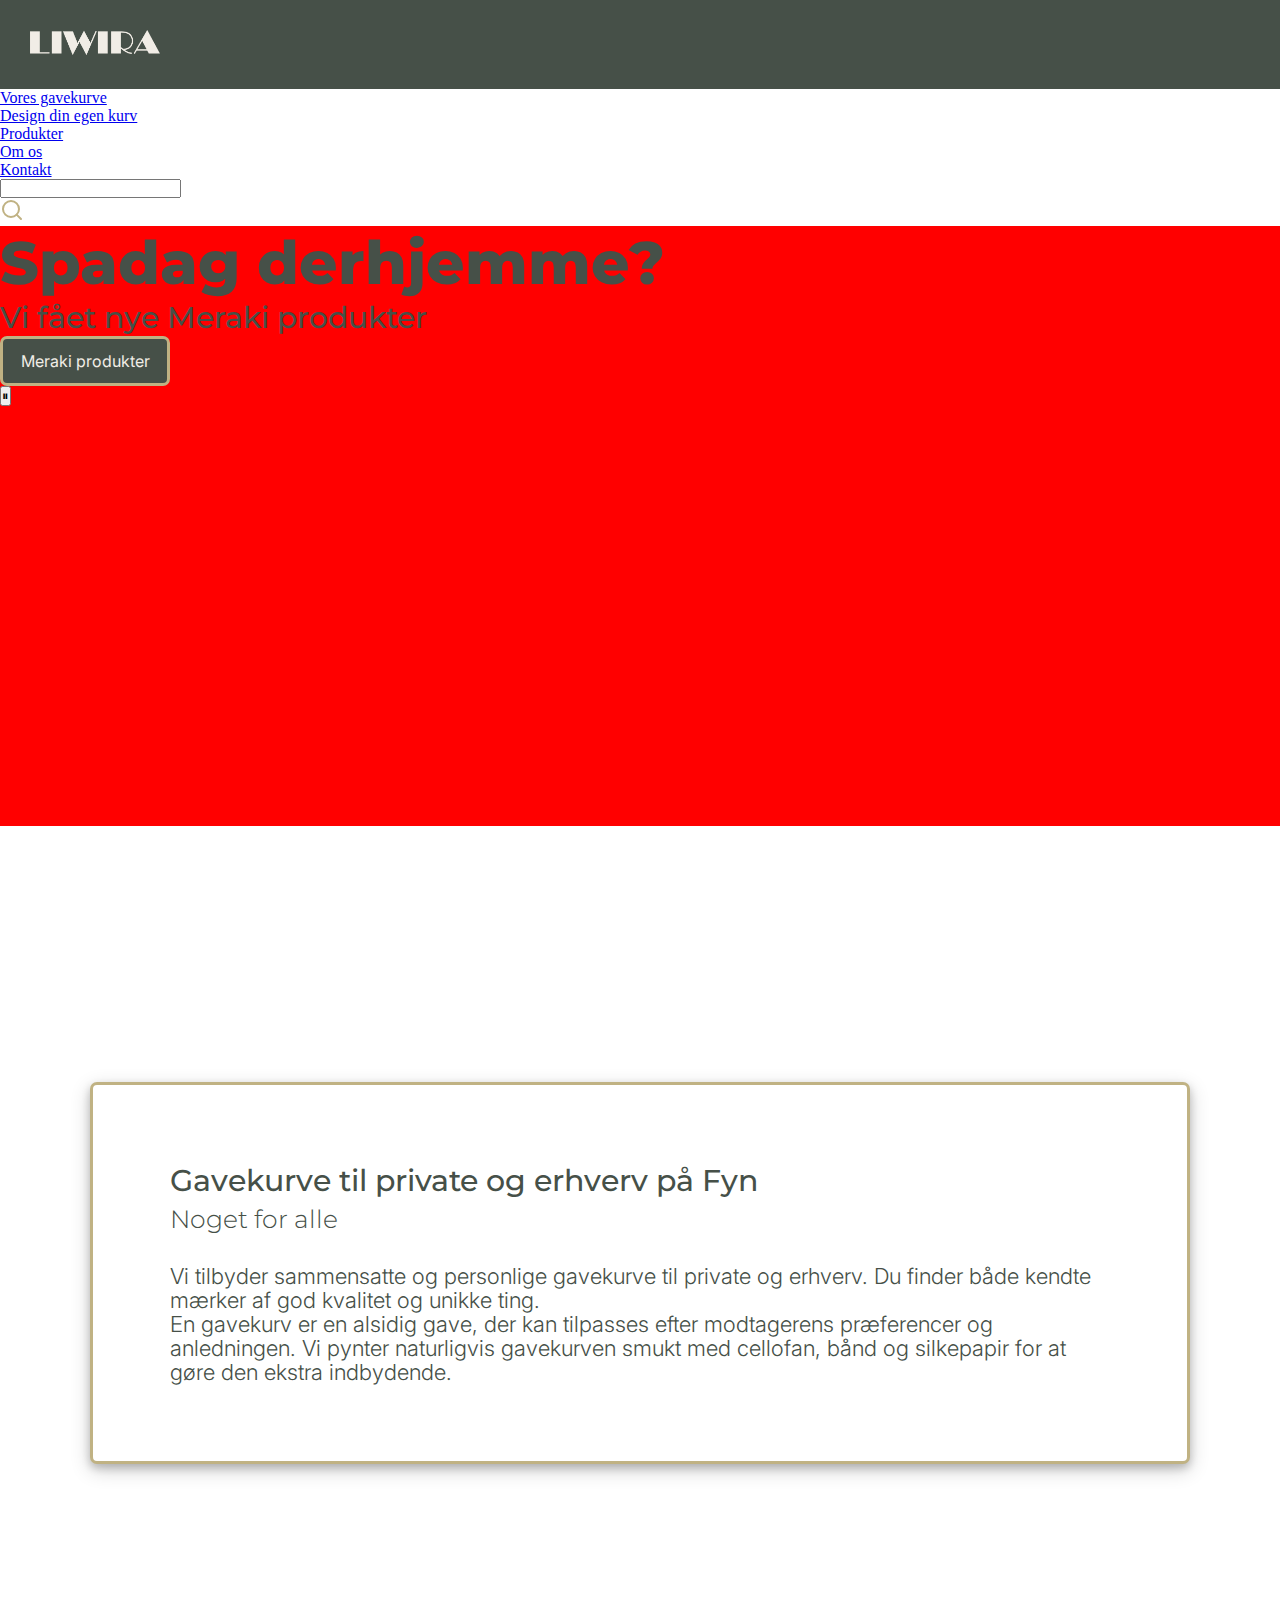
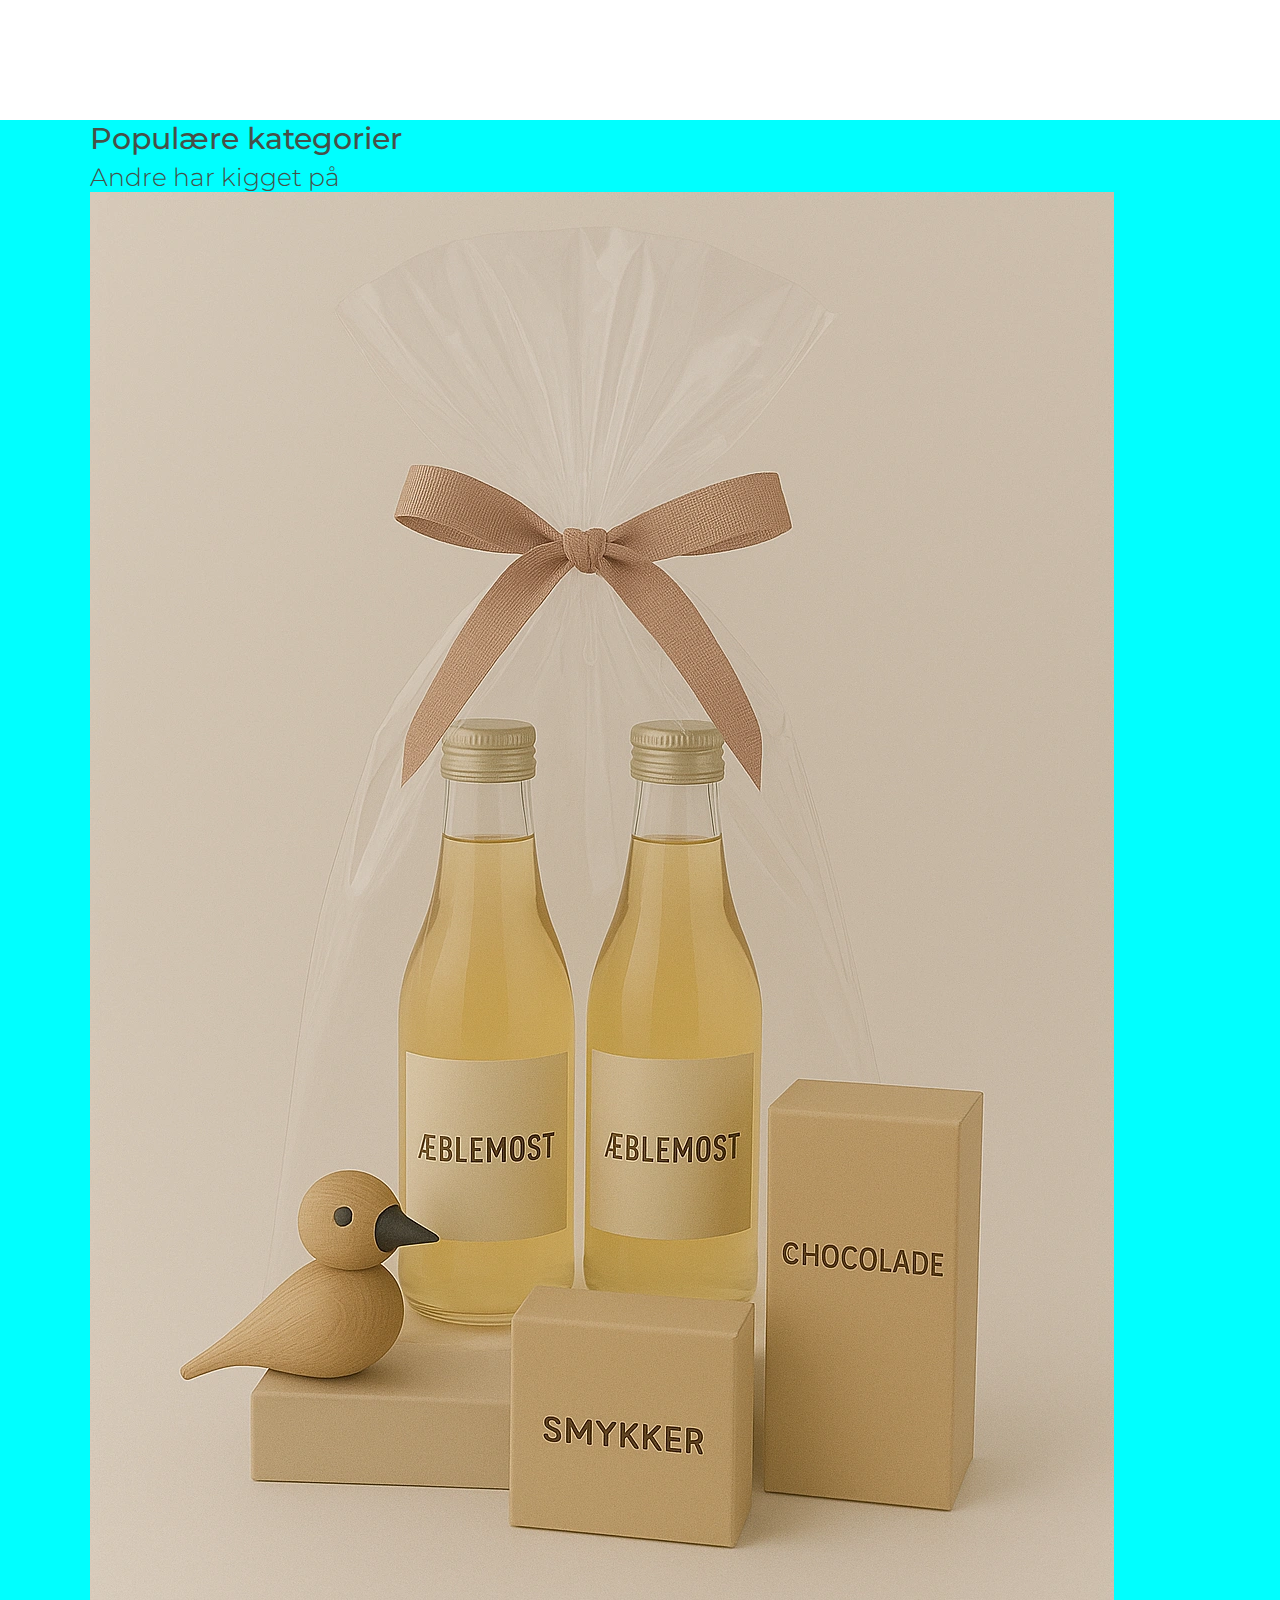
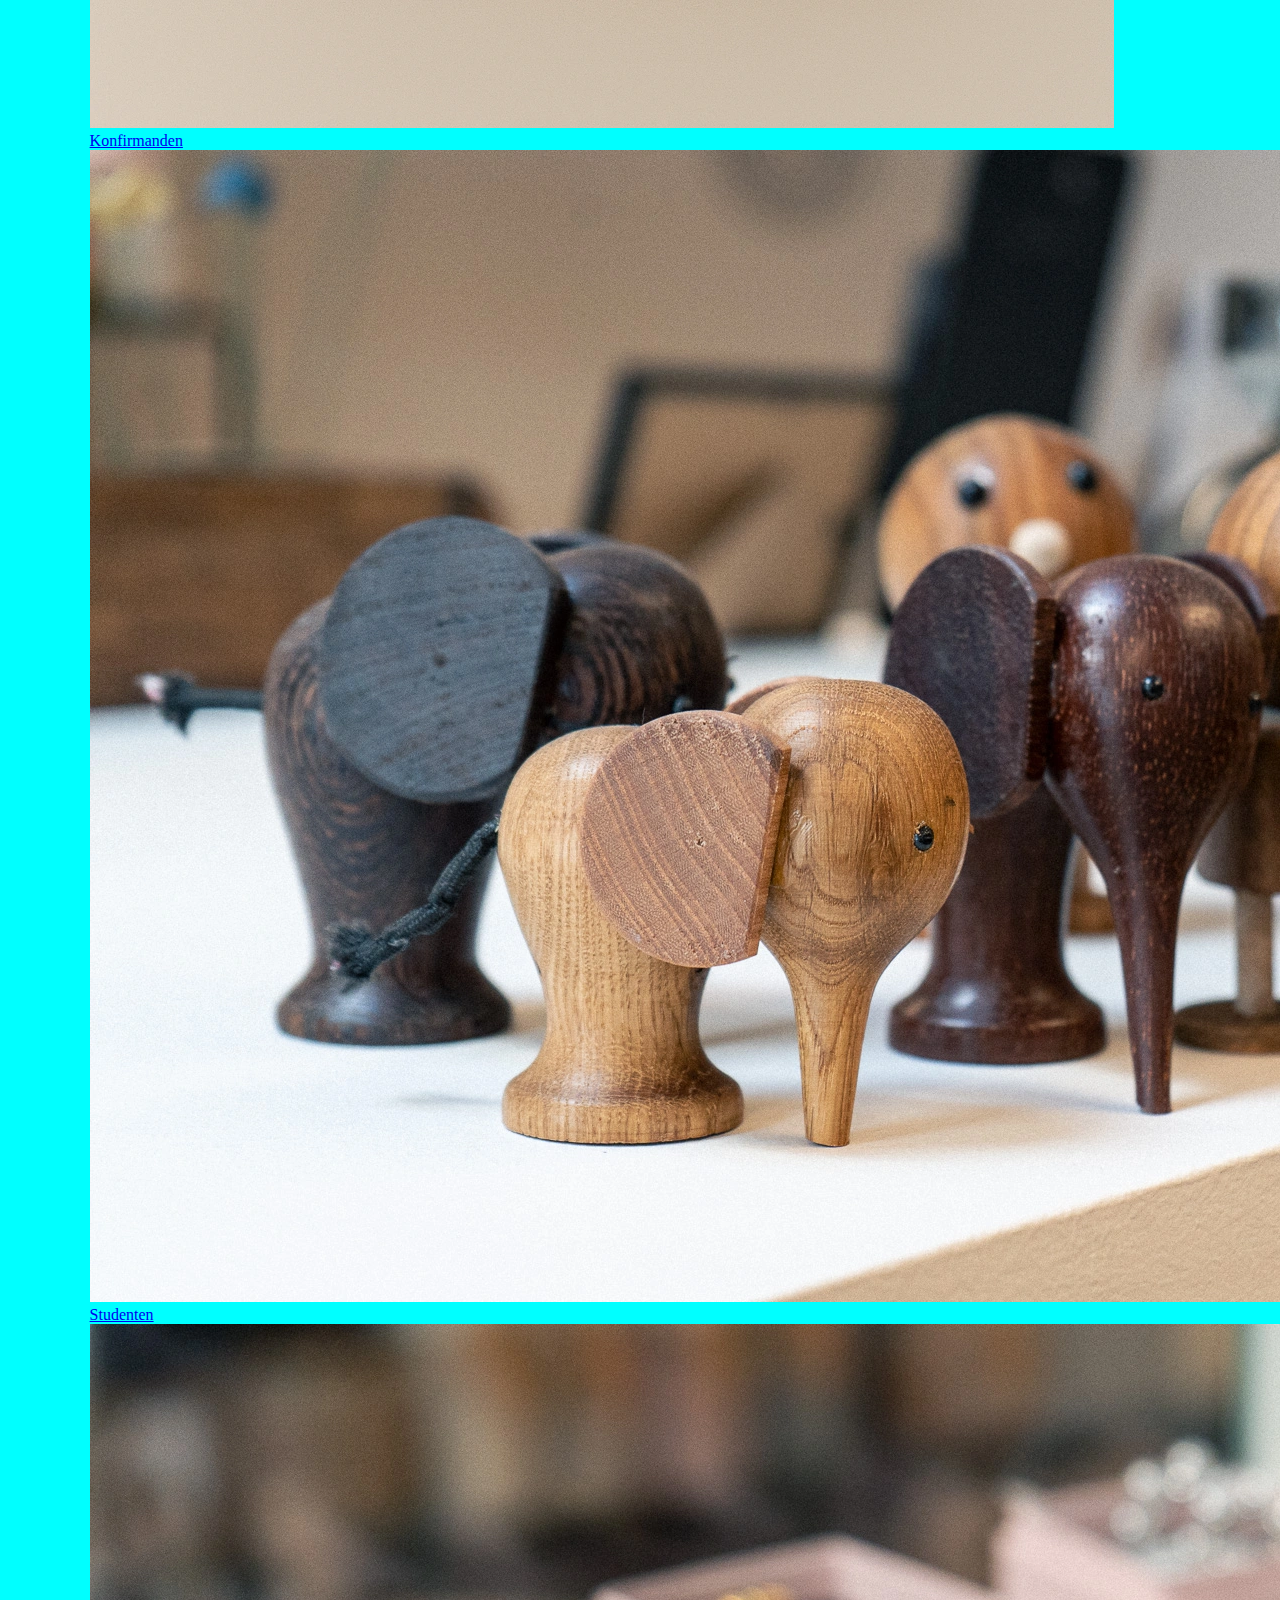
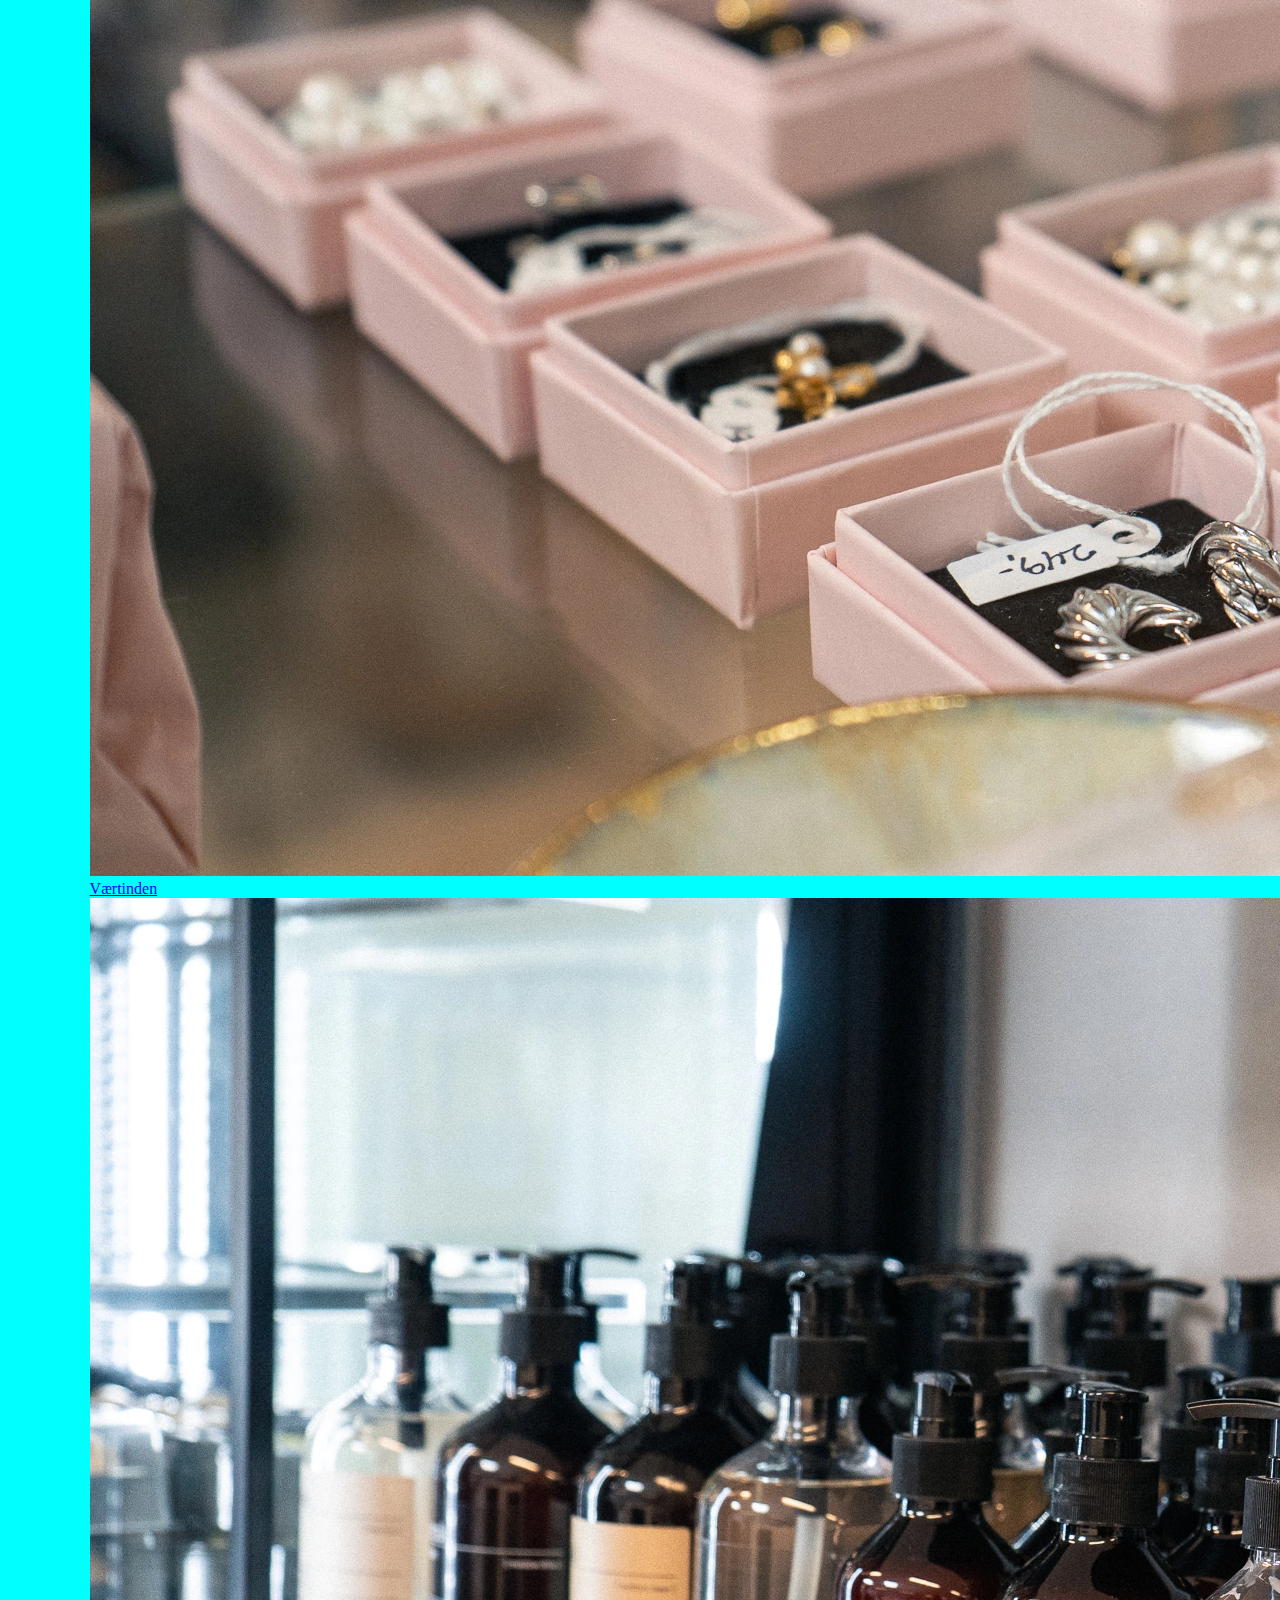
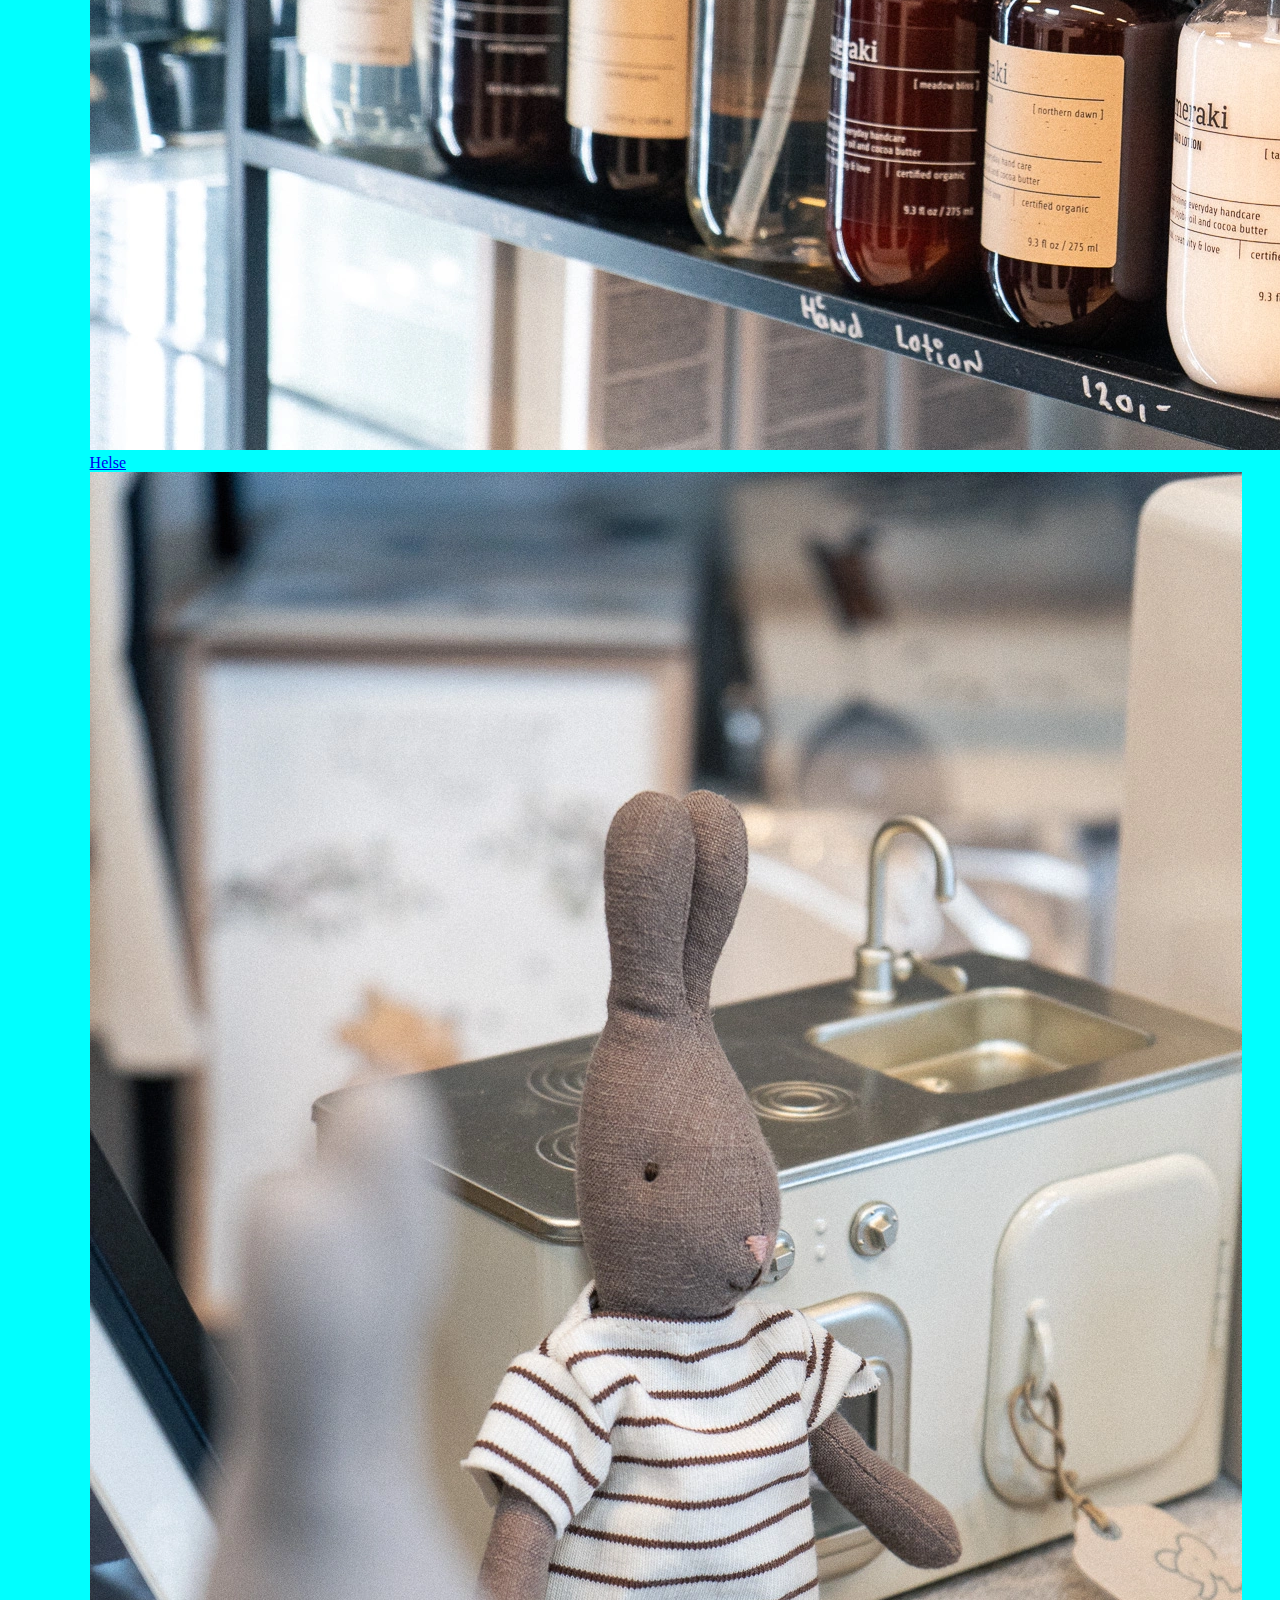
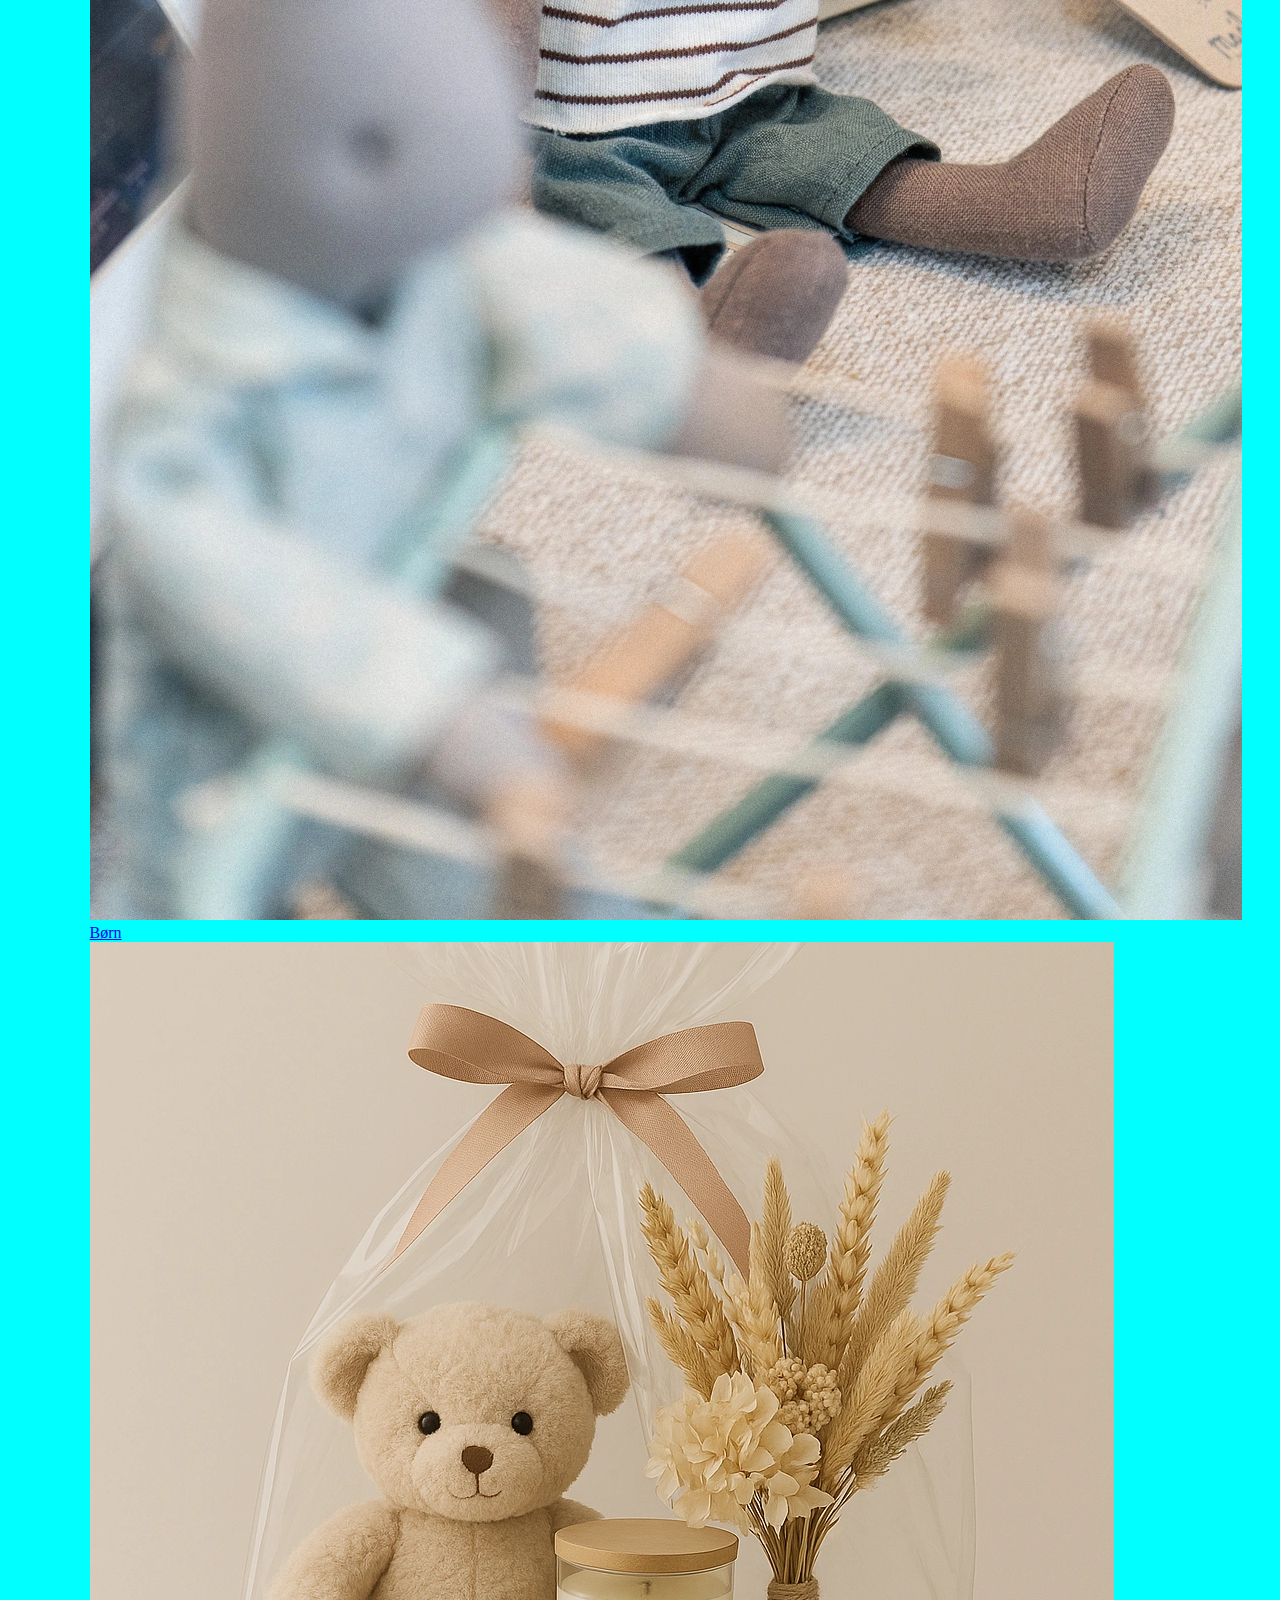
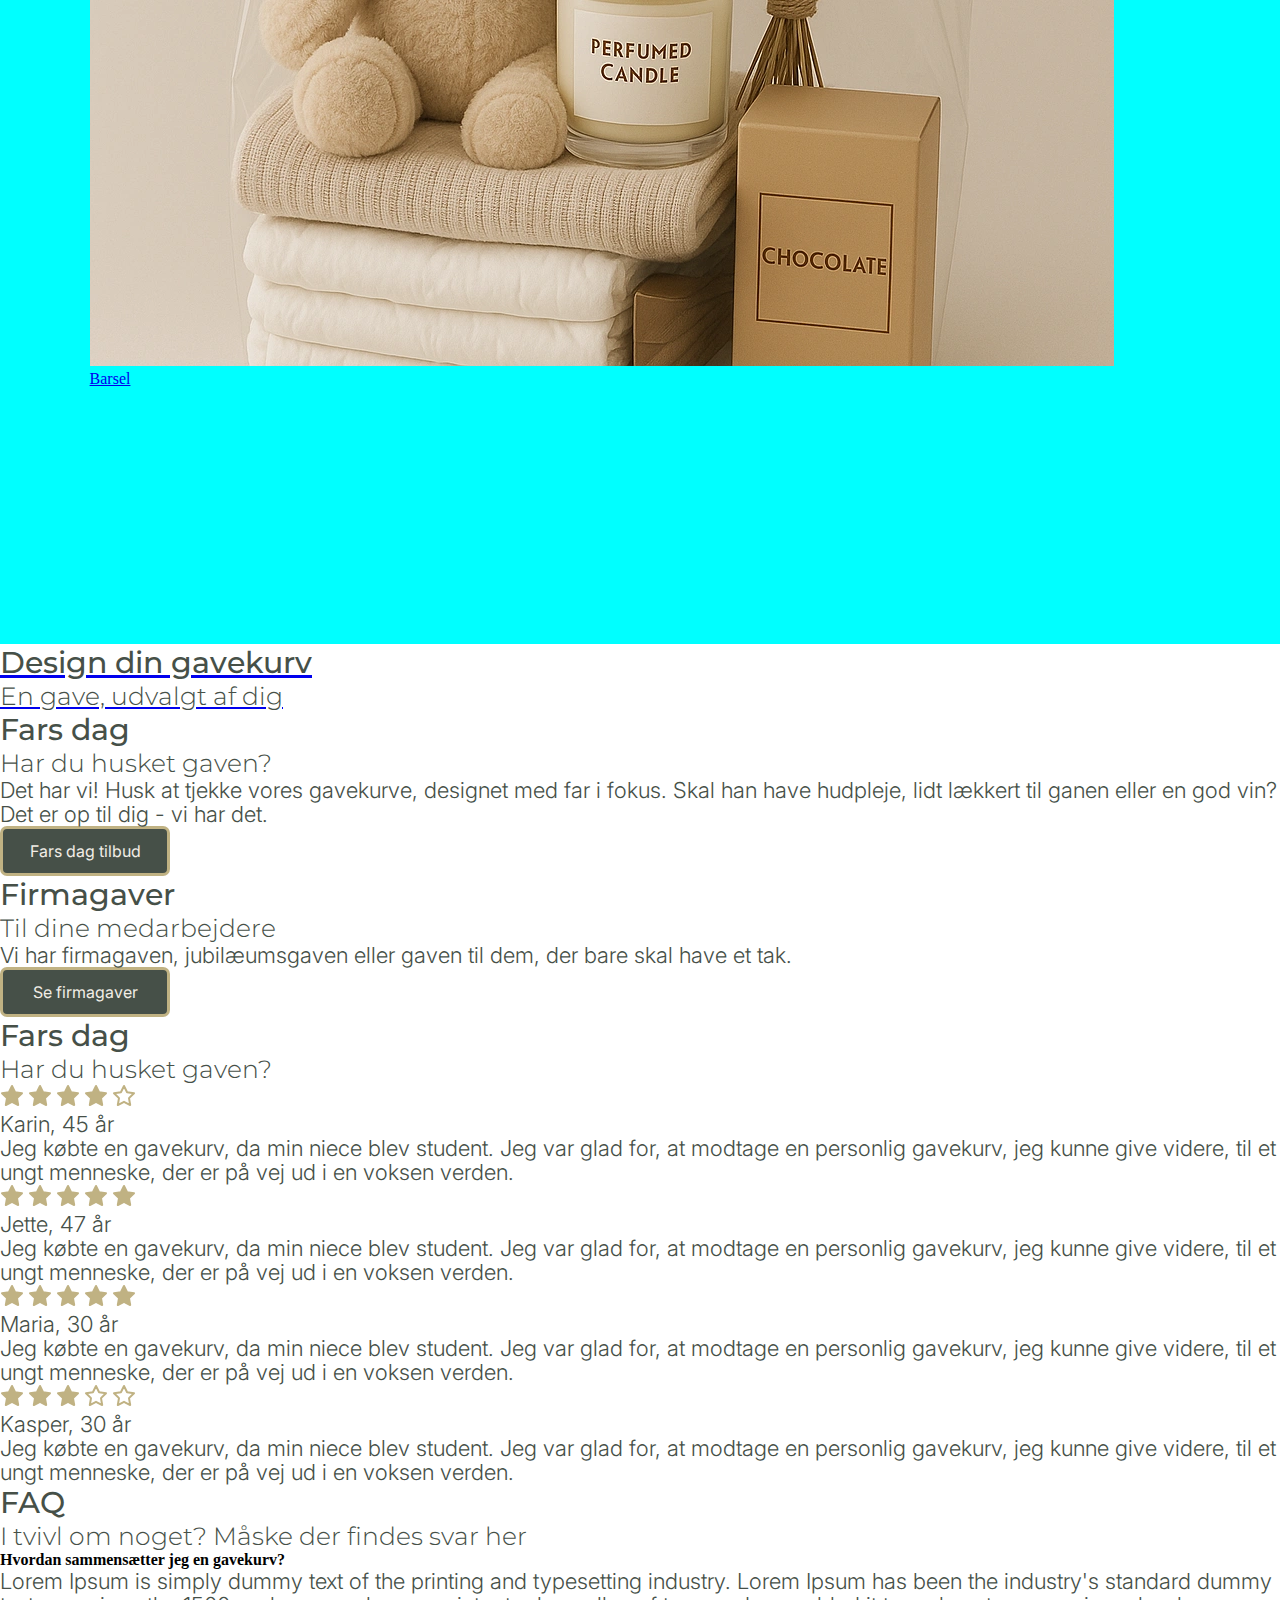
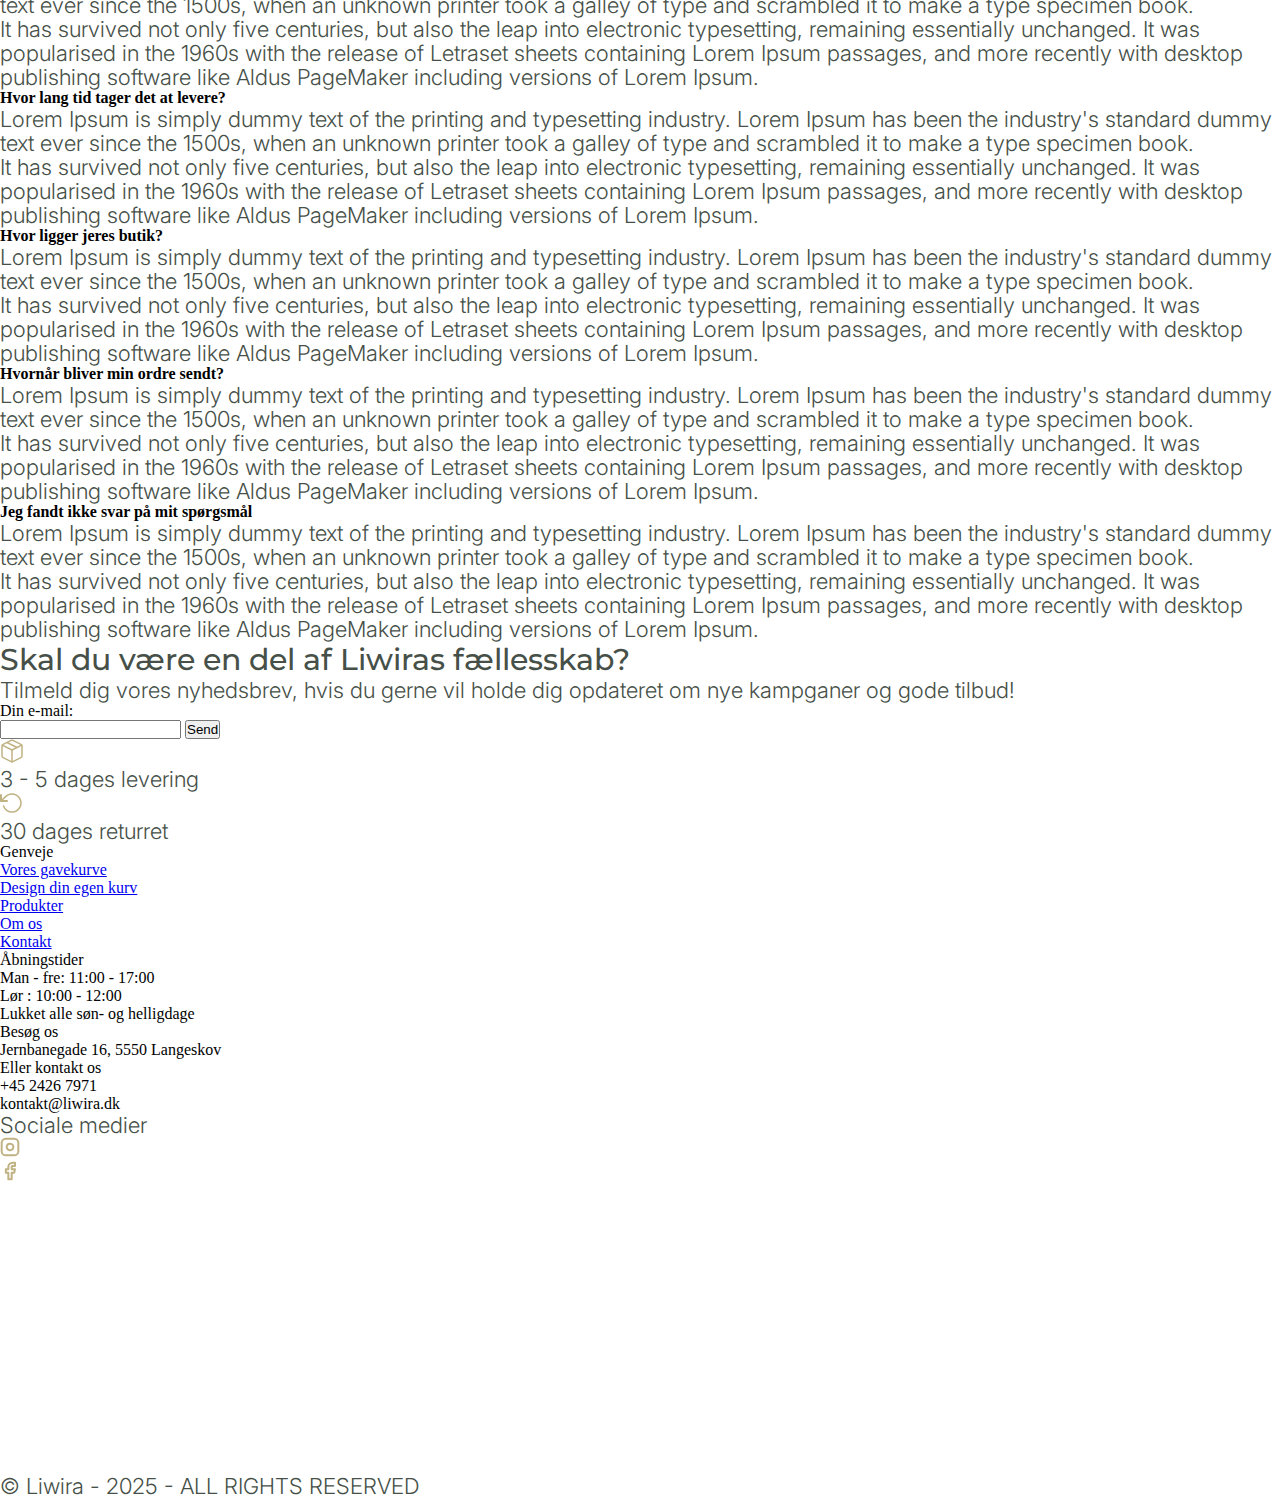
<file: index.html>
<!DOCTYPE html>
<html lang="da" dir="ltr">
    <head>
        <meta charset="UTF-8">
        <meta name="viewport" content="width=device-width, initial-scale=1.0">

        <!-- NAME & FAVICON -->
        <title>Liwira</title>
        <link rel="icon" type="image/x-icon" href="/images/liwira_favicon_bow.png">

        <!-- CSS & JS -->
        <script src="scripts/slideshow.js" defer></script>
        <script src="scripts/header.js" defer></script>

        <link rel="stylesheet" href="css/main.css">
        <link rel="stylesheet" href="css/header.css">
    </head>
    
    <body>
<!-- HEADER FULL SCREEN -->
        <header id="header">
            <div class="header--flexbox">
                <a href="index.html">
                    <img class="header__logo-type" src="images/liwira_logo_type.webp" alt="liwira-logo-type">
                </a>
    
                <div id="burgermenu" class="small-header-burgermenu">
                    <a href="#"><img id="burgermenu__ikon" src="/svg-icons/burger-icon.svg" alt="burger-menu-icon"></a>
                    <a href="my-basket.html"><img class="burgermenu-icon" src="/svg-icons/heart.svg" alt="burger-menu-icon"></a>
                    <a href="my-basket.html"><img class="burgermenu-icon" src="/svg-icons/shopping-cart.svg" alt="burger-menu-icon"></a>
                    <a href="my-basket.html"><img class="burgermenu-icon" src="/svg-icons/user.svg" alt="burger-menu-icon"></a>
                    <a href="my-basket.html"><img class="burgermenu-icon" id="search__ikon" src="/svg-icons/search.svg" alt="burger-menu-icon"></a>
                </div>
            </div>
        </header>

        <!-- HEADER BURGERMENU DROPDOWN TEST-->
        <div class="burger-menu-content">
            <div id="showMenu" class="open-burger-menu">
                
                <ul class="headerlist">
                    <li class="has-dropdown" id="gavekurve-dropdown-item">
                        <a href="#" class="headerlink">Vores Gavekurve</a>
                        <ul class="dropdown" id="om-dropdown">
                            <li><a class="headerlink" href="gift-basket.html">Alle gavekurve</a></li>
                            <li><a class="headerlink" href="category.html">Konfirmanden</a></li>
                            <li><a class="headerlink" href="category.html">Bryllup</a></li>
                            <li><a class="headerlink" href="category.html">Barsel</a></li>
                            <li><a class="headerlink" href="category.html">Studenten</a></li>
                            <li><a class="headerlink" href="event.html">Fars dag</a></li>
                            <li><a class="headerlink" href="gift-basket.html">Medarbejdergaver</a></li>
                            <li><a class="headerlink" href="gift-basket.html">Fødselsdag</a></li>
                        </ul>
                    </li>
                    <li><a class="headerlink" href="build-gift-basket.html">Design din egen gavekurv</a></li>

                    <li class="has-dropdown" id="produkter-dropdown-item">
                        <a href="#" class="headerlink">Produkter</a>
                        <ul class="dropdown" id="frivillig-dropdown">
                            <li><a href="products.html" class="headerlink">Alle Produkter</a></li>
                            <li class="has-sub-dropdown">
                                <a class="headerlink" href="#">Brands</a>
                                <ul class="sub-dropdown">
                                    <li><a class="headerlink" href="product-brand.html">Meraki</a></li>
                                    <li><a class="headerlink" href="product-brand.html">Lagurus</a></li>
                                    <li><a class="headerlink" href="product-brand.html">AYA & IDA</a></li>
                                    <li><a class="headerlink" href="product-brand.html">SIRIUS</a></li>
                                    <li><a class="headerlink" href="product-brand.html">Aida</a></li>
                                    <li><a class="headerlink" href="product-brand.html">Maileg</a></li>
                                </ul>
                            </li>
                            <li class="has-sub-dropdown">
                                <a class="headerlink" href="#">Produkter</a>
                                <ul class="sub-dropdown">
                                    <li><a class="headerlink" href="products.html">Alt til børn</a></li>
                                    <li><a class="headerlink" href="products.html">Brugskunst</a></li>
                                    <li><a class="headerlink" href="products.html">Lys</a></li>
                                    <li><a class="headerlink" href="products.html">Hudpleje</a></li>
                                    <li><a class="headerlink" href="products.html">Service</a></li>
                                    <li><a class="headerlink" href="products.html">Søde sager</a></li>
                                    <li><a class="headerlink" href="products.html">Alkohol</a></li>
                                    <li><a class="headerlink" href="products.html">Drikkevarer</a></li>
                                </ul>
                            </li>  
                        </ul>
                    </li>
                    <li><a class="headerlink" href="about-us.html">Om</a></li>
                    <li><a class="headerlink" href="contact.html">Kontakt</a></li>
                </ul>
            </div>
        </div>

<!-- Header bottom menu - START -->
        <div class="header__bottom" id="headerBottom">
            <ul class="desktop-dropdown-wrapper">
                <li class="desktop-dropdown">
                    <a href="#">Vores gavekurve</a>
                    <ul class="dropdown">
                        <li><a href="gift-basket.html">Alle gavekurve</a></li>
                        <li><a href="category.html">Konfirmanden</a></li>
                        <li><a href="category.html">Bryllup</a></li>
                        <li><a href="category.html">Barsel</a></li>
                        <li><a href="category.html">Studenten</a></li>
                        <li><a href="event.html">Fars dag</a></li>
                        <li><a href="gift-basket.html">Medarbejdergaver</a></li>
                        <li><a href="gift-basket.html">Fødselsdag</a></li>
                    </ul>
                </li>

                <li><a href="build-gift-basket.html">Design din egen kurv</a></li>

                <li class="desktop-dropdown">
                    <a href="#">Produkter</a>
                    <ul class="dropdown">
                        <li><a href="products.html">Alle Produkter</a></li>
                        <li class="has-sub-dropdown">
                            <a href="#">Brands</a>
                            <ul class="sub-dropdown">
                                <li><a href="product-brand.html">Meraki</a></li>
                                <li><a href="product-brand.html">Lagurus</a></li>
                                <li><a href="product-brand.html">AYA & IDA</a></li>
                                <li><a href="product-brand.html">SIRIUS</a></li>
                                <li><a href="product-brand.html">Aida</a></li>
                                <li><a href="product-brand.html">Maileg</a></li>
                            </ul>
                        </li>
                        <li class="has-sub-dropdown">
                            <a href="#">Læs mere</a>
                            <ul class="sub-dropdown">
                                <li><a href="#">Vores værdier</a></li>
                                <li><a href="#">Bæredygtighed</a></li>
                                <li><a href="#">Produktion</a></li>
                                <li><a href="#">Teamet</a></li>
                                <li><a href="#">Presse</a></li>
                                <li><a href="#">FAQ</a></li>
                                <li><a href="#">Samarbejde</a></li>
                            </ul>
                        </li>
                    </ul>
                </li>
                <li><a href="about-us.html">Om os</a></li>
                <li><a href="contact.html">Kontakt</a></li>
            </ul>
        </div>
<!-- header bottom menu - SLUT -->   
        <div class="header__search-bar">
            <input class="header__search-bar__input" type="text" id="fname" name="fname">
            <div class="header__search-bar__icon"><img src="/svg-icons/search.svg" alt="search-icon"></div>
        </div>       


        <section class="section-1__slideshow">
            <div class="slideshow__box">
                <div class="slide__box one">
                    <div class="slide__box--text">
                        <h1>Spadag derhjemme?</h1>
                        <h2>Vi fået nye Meraki produkter</h2>
                        <a class="cta-btn" href="product-brand.html">Meraki produkter</a>
                    </div>
                </div>
                <div class="slide__box two">
                    <div class="slide__box--text">
                        <h1>Tørrede blomster i alle farver</h1>
                        <h2>Et evigt tak</h2>
                        <a class="cta-btn" href="products.html">Lagurus buketter</a>
                    </div>
                </div>
                <div class="slide__box three">
                    <div class="slide__box--text">
                        <h1>Har du husket fars dag?</h1>
                        <h2>Bare rolig - det har vi</h2>
                        <a class="cta-btn" href="event.html">Fars dag tilbud</a>
                    </div>
                </div>

                <div class="dot__container">
                    <span class="dot" onclick="currentSlide(1)"></span>
                    <span class="dot" onclick="currentSlide(2)"></span>
                    <span class="dot" onclick="currentSlide(3)"></span>
                </div>
                
                <button id="slideshowPause" class="pause-btn">⏸</button>
            </div>
        </section>

        <section class="section-2__info-box">
            <div class="section-2__info-box__card">
                <h2 class="section-2__info-box__heading">Gavekurve til private og erhverv på Fyn</h2>
                <h3 class="section-2__info-box__subheading">Noget for alle</h3>
                <p class="section-2__info-box__text">
                    Vi tilbyder sammensatte og personlige gavekurve til private og erhverv. 
                    Du finder både kendte mærker af god kvalitet og unikke ting.
                </p>
                <p class="section-2__info-box__text">
                    En gavekurv er en alsidig gave, der kan tilpasses efter modtagerens præferencer
                    og anledningen. Vi pynter naturligvis gavekurven smukt med cellofan, bånd og 
                    silkepapir for at gøre den ekstra indbydende. 
                </p>
            </div>
        </section>
        
        <section class="section-3__popular-categories">
            <div class="section-3__popular-categories__titles">
                <h2 class="section-3__popular-categories__heading">Populære kategorier</h2>
                <h3 class="section-3__popular-categories__subheading">Andre har kigget på</h3>
            </div>
            <div class="section-3__popular-categories__links">
                <div class="section-3__popular-categories__link-cards">
                    <div class="section-3__popular-categories__link-cards--individuals">
                        <img src="../generated_images/konfirmand_stor.webp" alt="konfirmand-image" >
                    </div>
                    <a href="category.html">Konfirmanden</a>
                </div>
                <div class="section-3__popular-categories__link-cards">
                    <div class="section-3__popular-categories__link-cards--individuals">
                        <img src="../images/student.webp" alt="student-image" >
                    </div>
                    <a href="category.html">Studenten</a>
                </div>
                <div class="section-3__popular-categories__link-cards">
                    <div class="section-3__popular-categories__link-cards--individuals">
                        <img src="../images/vaertinde.webp" alt="vaertinde-image" >
                    </div>
                    <a href="category.html">Værtinden</a>
                </div>
                <div class="section-3__popular-categories__link-cards">
                    <div class="section-3__popular-categories__link-cards--individuals">
                        <img src="../images/helse.webp" alt="helse-image" >
                    </div>
                    <a href="category.html">Helse</a>
                </div>
                <div class="section-3__popular-categories__link-cards">
                    <div class="section-3__popular-categories__link-cards--individuals">
                        <img src="../images/boern.webp" alt="boern-image" >
                    </div>
                    <a href="category.html">Børn</a>
                </div>
                <div class="section-3__popular-categories__link-cards">
                    <div class="section-3__popular-categories__link-cards--individuals">
                        <img src="../generated_images/barsel_stor.webp" alt="barsel-image" >
                    </div>
                    <a href="category.html">Barsel</a>
                </div>
            </div>
        </section>

        <section class="section-4__design-din-kurv">
            <div class="section-4__design-din-kurv__background-image">
                <a class="section-4__design-din-kurv__info-box" href="build-gift-basket.html">
                    <div class="section-4__design-din-kurv__info-box__titles">
                        <h2>Design din gavekurv</h2>
                        <h3>En gave, udvalgt af dig</h3>
                    </div>
                    <div class="section-4__design-din-kurv__info-box__triangle"></div>
                </a>
            </div>
        </section>

        <section class="section-5__info-box">
            <div class="section-5__info-box__card">
                <div class="section-5__info-box__image-box"></div>
                <div class="section-5__info-box__info">
                    <h2 class="section-5__info-box__heading">Fars dag</h2>
                    <h3 class="section-5__info-box__subheading">Har du husket gaven?</h3>
                    <p class="section-5__info-box__text">
                        Det har vi! Husk at tjekke vores gavekurve, designet med far i fokus. 
                        Skal han have hudpleje, lidt lækkert til ganen eller en god vin?
                    </p>
                    <p class="section-5__info-box__text">
                        Det er op til dig - vi har det. 
                    </p>
                    <a class="cta-btn" href="event.html">Fars dag tilbud</a>
                </div>
            </div>
        </section>

        <section class="section-6__info-box">
            <div class="section-6__info-box__card">
                <div class="section-6__info-box__image-box"></div>
                <div class="section-6__info-box__info">
                    <h2 class="section-6__info-box__heading">Firmagaver</h2>
                    <h3 class="section-6__info-box__subheading">Til dine medarbejdere</h3>
                    <p class="section-6__info-box__text">
                        Vi har firmagaven, jubilæumsgaven eller gaven til dem, der bare skal have et tak.
                    </p>
                    <a class="cta-btn" href="gift-basket.html">Se firmagaver</a>
                </div>
            </div>
        </section>

        <section class="section-7__review">
            <div class="section-7__review-wrapper">
                <h2 class="section-7__review__heading">Fars dag</h2>
                <h3 class="section-7__review__subheading">Har du husket gaven?</h3>
            </div>
            <div class="section-7__review__overflow-box">
                <div class="section-7__review__card">
                    <div class="section-7__review__rating-box">
                        <img src="/svg-icons/star.svg" alt="review-star-full">
                        <img src="/svg-icons/star.svg" alt="review-star-full">
                        <img src="/svg-icons/star.svg" alt="review-star-full">
                        <img src="/svg-icons/star.svg" alt="review-star-full">
                        <img src="/svg-icons/empty-star.svg" alt="review-star-line">
                    </div>
                    <p class="section-7__review__text">Karin, 45 år</p>
                    <p class="section-7__review__text">
                        Jeg købte en gavekurv, da min niece blev student. 
                        Jeg var glad for, at modtage en personlig gavekurv,
                        jeg kunne give videre, til et ungt menneske, der
                        er på vej ud i en voksen verden.
                    </p>
                </div>

                <div class="section-7__review__card">
                    <div class="section-7__review__rating-box">
                        <img src="/svg-icons/star.svg" alt="review-star-full">
                        <img src="/svg-icons/star.svg" alt="review-star-full">
                        <img src="/svg-icons/star.svg" alt="review-star-full">
                        <img src="/svg-icons/star.svg" alt="review-star-full">
                        <img src="/svg-icons/star.svg" alt="review-star-full">
                    </div>
                    <p class="section-7__review__text">Jette, 47 år</p>
                    <p class="section-7__review__text">
                        Jeg købte en gavekurv, da min niece blev student. 
                        Jeg var glad for, at modtage en personlig gavekurv,
                        jeg kunne give videre, til et ungt menneske, der
                        er på vej ud i en voksen verden.
                    </p>
                </div>

                <div class="section-7__review__card">
                    <div class="section-7__review__rating-box">
                        <img src="/svg-icons/star.svg" alt="review-star-full">
                        <img src="/svg-icons/star.svg" alt="review-star-full">
                        <img src="/svg-icons/star.svg" alt="review-star-full">
                        <img src="/svg-icons/star.svg" alt="review-star-full">
                        <img src="/svg-icons/star.svg" alt="review-star-line">
                    </div>
                    <p class="section-7__review__text">Maria, 30 år</p>
                    <p class="section-7__review__text">
                        Jeg købte en gavekurv, da min niece blev student. 
                        Jeg var glad for, at modtage en personlig gavekurv,
                        jeg kunne give videre, til et ungt menneske, der
                        er på vej ud i en voksen verden.
                    </p>
                </div>
        
                <div class="section-7__review__card">
                    <div class="section-7__review__rating-box">
                        <img src="/svg-icons/star.svg" alt="review-star-full">
                        <img src="/svg-icons/star.svg" alt="review-star-full">
                        <img src="/svg-icons/star.svg" alt="review-star-full">
                        <img src="/svg-icons/empty-star.svg" alt="review-star-line">
                        <img src="/svg-icons/empty-star.svg" alt="review-star-line">
                    </div>
                    <p class="section-7__review__text">Kasper, 30 år</p>
                    <p class="section-7__review__text">
                        Jeg købte en gavekurv, da min niece blev student. 
                        Jeg var glad for, at modtage en personlig gavekurv,
                        jeg kunne give videre, til et ungt menneske, der
                        er på vej ud i en voksen verden.
                    </p>
                </div>
            </div>
        </section>
        
        <section class="section-8__faq">
            <h2 class="section-8__faq__heading">FAQ</h2>
            <h3 class="section-8__faq__subheading">I tvivl om noget? Måske der findes svar her</h3>
            <div class="section-8__faq__wrapper">
                <div class="section-8__faq__question">
                    <h4 class="faq">Hvordan sammensætter jeg en gavekurv?</h4>
                    <div class="section-8__faq__triangle"></div>
                </div>
                <div class="section-8__faq__question__text">
                    <p class="section-8__faq__text">
                        Lorem Ipsum is simply dummy text of the printing and typesetting
                        industry. Lorem Ipsum has been the industry's standard dummy 
                        text ever since the 1500s, when an unknown printer took a galley
                        of type and scrambled it to make a type specimen book.
                    </p>
                    <p class="section-8__faq__text">
                        It has survived not only five centuries, but also the leap into 
                        electronic typesetting, remaining essentially unchanged. It was 
                        popularised in the 1960s with the release of Letraset sheets containing 
                        Lorem Ipsum passages, and more recently with desktop publishing
                        software like Aldus PageMaker including versions of Lorem Ipsum.
                    </p>
                </div>
            </div>
            <div class="section-8__faq__wrapper">
                <div class="section-8__faq__question">
                    <h4 class="faq">Hvor lang tid tager det at levere?</h4>
                    <div class="section-8__faq__triangle"></div>
                </div>
                <div class="section-8__faq__question__text">
                    <p class="section-8__faq__text">
                        Lorem Ipsum is simply dummy text of the printing and typesetting
                        industry. Lorem Ipsum has been the industry's standard dummy 
                        text ever since the 1500s, when an unknown printer took a galley
                        of type and scrambled it to make a type specimen book.
                    </p>
                    <p class="section-8__faq__text">
                        It has survived not only five centuries, but also the leap into 
                        electronic typesetting, remaining essentially unchanged. It was 
                        popularised in the 1960s with the release of Letraset sheets containing 
                        Lorem Ipsum passages, and more recently with desktop publishing
                        software like Aldus PageMaker including versions of Lorem Ipsum.
                    </p>
                </div>
            </div>
            <div class="section-8__faq__wrapper">
                <div class="section-8__faq__question">
                    <h4 class="faq">Hvor ligger jeres butik?</h4>
                    <div class="section-8__faq__triangle"></div>
                </div>
                <div class="section-8__faq__question__text">
                    <p class="section-8__faq__text">
                        Lorem Ipsum is simply dummy text of the printing and typesetting
                        industry. Lorem Ipsum has been the industry's standard dummy 
                        text ever since the 1500s, when an unknown printer took a galley
                        of type and scrambled it to make a type specimen book.
                    </p>
                    <p class="section-8__faq__text">
                        It has survived not only five centuries, but also the leap into 
                        electronic typesetting, remaining essentially unchanged. It was 
                        popularised in the 1960s with the release of Letraset sheets containing 
                        Lorem Ipsum passages, and more recently with desktop publishing
                        software like Aldus PageMaker including versions of Lorem Ipsum.
                    </p>
                </div>
            </div>
            <div class="section-8__faq__wrapper">
                <div class="section-8__faq__question">
                    <h4 class="faq">Hvornår bliver min ordre sendt?</h4>
                    <div class="section-8__faq__triangle"></div>
                </div>
                <div class="section-8__faq__question__text">
                    <p class="section-8__faq__text">
                        Lorem Ipsum is simply dummy text of the printing and typesetting
                        industry. Lorem Ipsum has been the industry's standard dummy 
                        text ever since the 1500s, when an unknown printer took a galley
                        of type and scrambled it to make a type specimen book.
                    </p>
                    <p class="section-8__faq__text">
                        It has survived not only five centuries, but also the leap into 
                        electronic typesetting, remaining essentially unchanged. It was 
                        popularised in the 1960s with the release of Letraset sheets containing 
                        Lorem Ipsum passages, and more recently with desktop publishing
                        software like Aldus PageMaker including versions of Lorem Ipsum.
                    </p>
                </div>
            </div>
            <div class="section-8__faq__wrapper">
                <div class="section-8__faq__question">
                    <h4 class="faq">Jeg fandt ikke svar på mit spørgsmål</h4>
                    <div class="section-8__faq__triangle"></div>
                </div>
                <div class="section-8__faq__question__text">
                    <p class="section-8__faq__text">
                        Lorem Ipsum is simply dummy text of the printing and typesetting
                        industry. Lorem Ipsum has been the industry's standard dummy 
                        text ever since the 1500s, when an unknown printer took a galley
                        of type and scrambled it to make a type specimen book.
                    </p>
                    <p class="section-8__faq__text">
                        It has survived not only five centuries, but also the leap into 
                        electronic typesetting, remaining essentially unchanged. It was 
                        popularised in the 1960s with the release of Letraset sheets containing 
                        Lorem Ipsum passages, and more recently with desktop publishing
                        software like Aldus PageMaker including versions of Lorem Ipsum.
                    </p>
                </div>
            </div>
        </section>

        <section class="section-9__newsletter">
            <div class="section-9__newsletter__card">
                <h2 class="section-9__newsletter__title">Skal du være en del af Liwiras fællesskab?</h2>
                <p class="section-9__newsletter__text">
                    Tilmeld dig vores nyhedsbrev, hvis du gerne vil 
                    holde dig opdateret om nye kampganer og gode tilbud! 
                </p>
                <form class="section-9__newsletter__form">
                    <label class="section-9__newsletter__form__label" for="email">Din e-mail:</label>
                    <div class="section-9__newsletter__form__input-wrapper">
                        <input class="section-9__newsletter__form__input--email" type="email" id="email" name="email">
                        <input class="section-9__newsletter__form__input--submit" type="submit" value="Send">
                    </div>
                </form>
            </div>
        </section>

        <footer>
            <div class="footer__top">
                <div class="footer__top__icon">
                    <img class="footer__top__icon-img" src="/svg-icons/package.svg" alt="shipping-box-icon">
                    <p class="footer__top__icon-text">3 - 5 dages levering</p>
                </div>
                <div class="footer__top__icon">
                    <img class="footer__top__icon-img" src="/svg-icons/return.svg" alt="return-icon">
                    <p class="footer__top__icon-text">30 dages returret</p>
                </div> 
            </div>
            <div class="footer__bottom">
                <div class="footer__bottom__wrapper">
                    <ul class="footer__bottom__info-box">
                        <li><span class="footer__bottom__text--bolder">Genveje</span></li>
                        <li><a href="gift-basket.html">Vores gavekurve</a></li>
                        <li><a href="build-gift-basket.html">Design din egen kurv</a></li>
                        <li><a href="products.html">Produkter</a></li>
                        <li><a href="about-us.html">Om os</a></li>
                        <li><a href="contact.html">Kontakt</a></li>
                    </ul>

                    <ul class="footer__bottom__info-box">
                        <li><span class="footer__bottom__text--bolder">Åbningstider</span></li>
                        <li>Man - fre: 11:00 - 17:00</li>
                        <li>Lør : 10:00 - 12:00 </li>
                        <li>Lukket alle søn- og helligdage</li>
                    </ul>

                    <ul class="footer__bottom__info-box">
                        <li><span class="footer__bottom__text--bolder">Besøg os</span></li>
                        <li>Jernbanegade 16, 5550 Langeskov </li>
                        <li><span class="footer__bottom__text--bolder">Eller kontakt os</span></li>
                        <li>+45 2426 7971</li>
                        <li>kontakt@liwira.dk</li>
                    </ul>

                    <div class="footer__bottom__icons">
                        <p><span class="footer__bottom__text--bolder">Sociale medier</span></p>
                        <div class="footer__bottom__icons-wrapper">
                            <div class="footer__bottom__icons-img"><img src="/svg-icons/instagram.svg" alt="some-icon-instagram"></div>
                            <div class="footer__bottom__icons-img--facebook"><img src="/svg-icons/facebook.svg" alt="some-icon-facebook"></div>
                        </div>
                    </div>
                </div>
                <div class="footer__bottom__logo">
                    <img src="images/liwira_vectorized_logo_v2.webp" alt="liwira-big-footer-logo">
                </div>
            </div>
            <div class="footer__bottom__copyright-section">
                <p>&copy; Liwira - 2025 - ALL RIGHTS RESERVED</p>
            </div>
        </footer>
    </body>
</html>
</file>
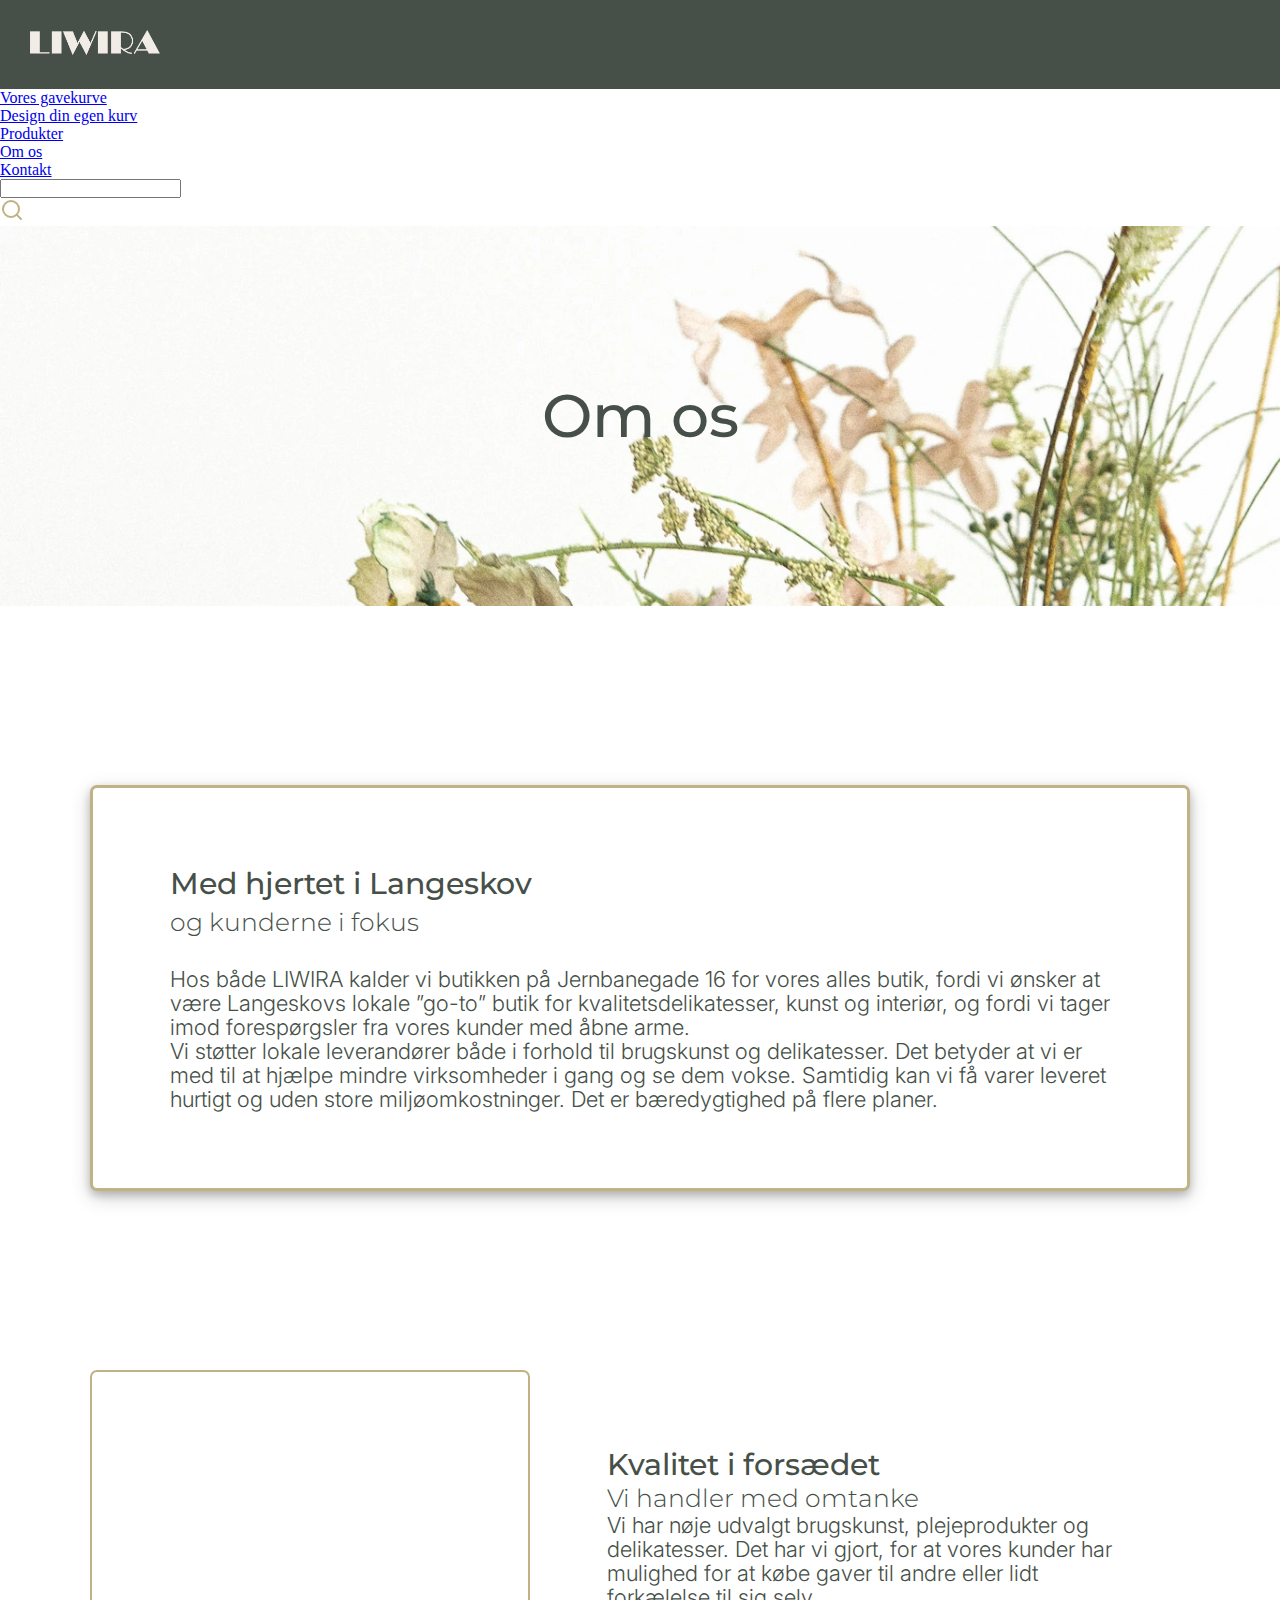
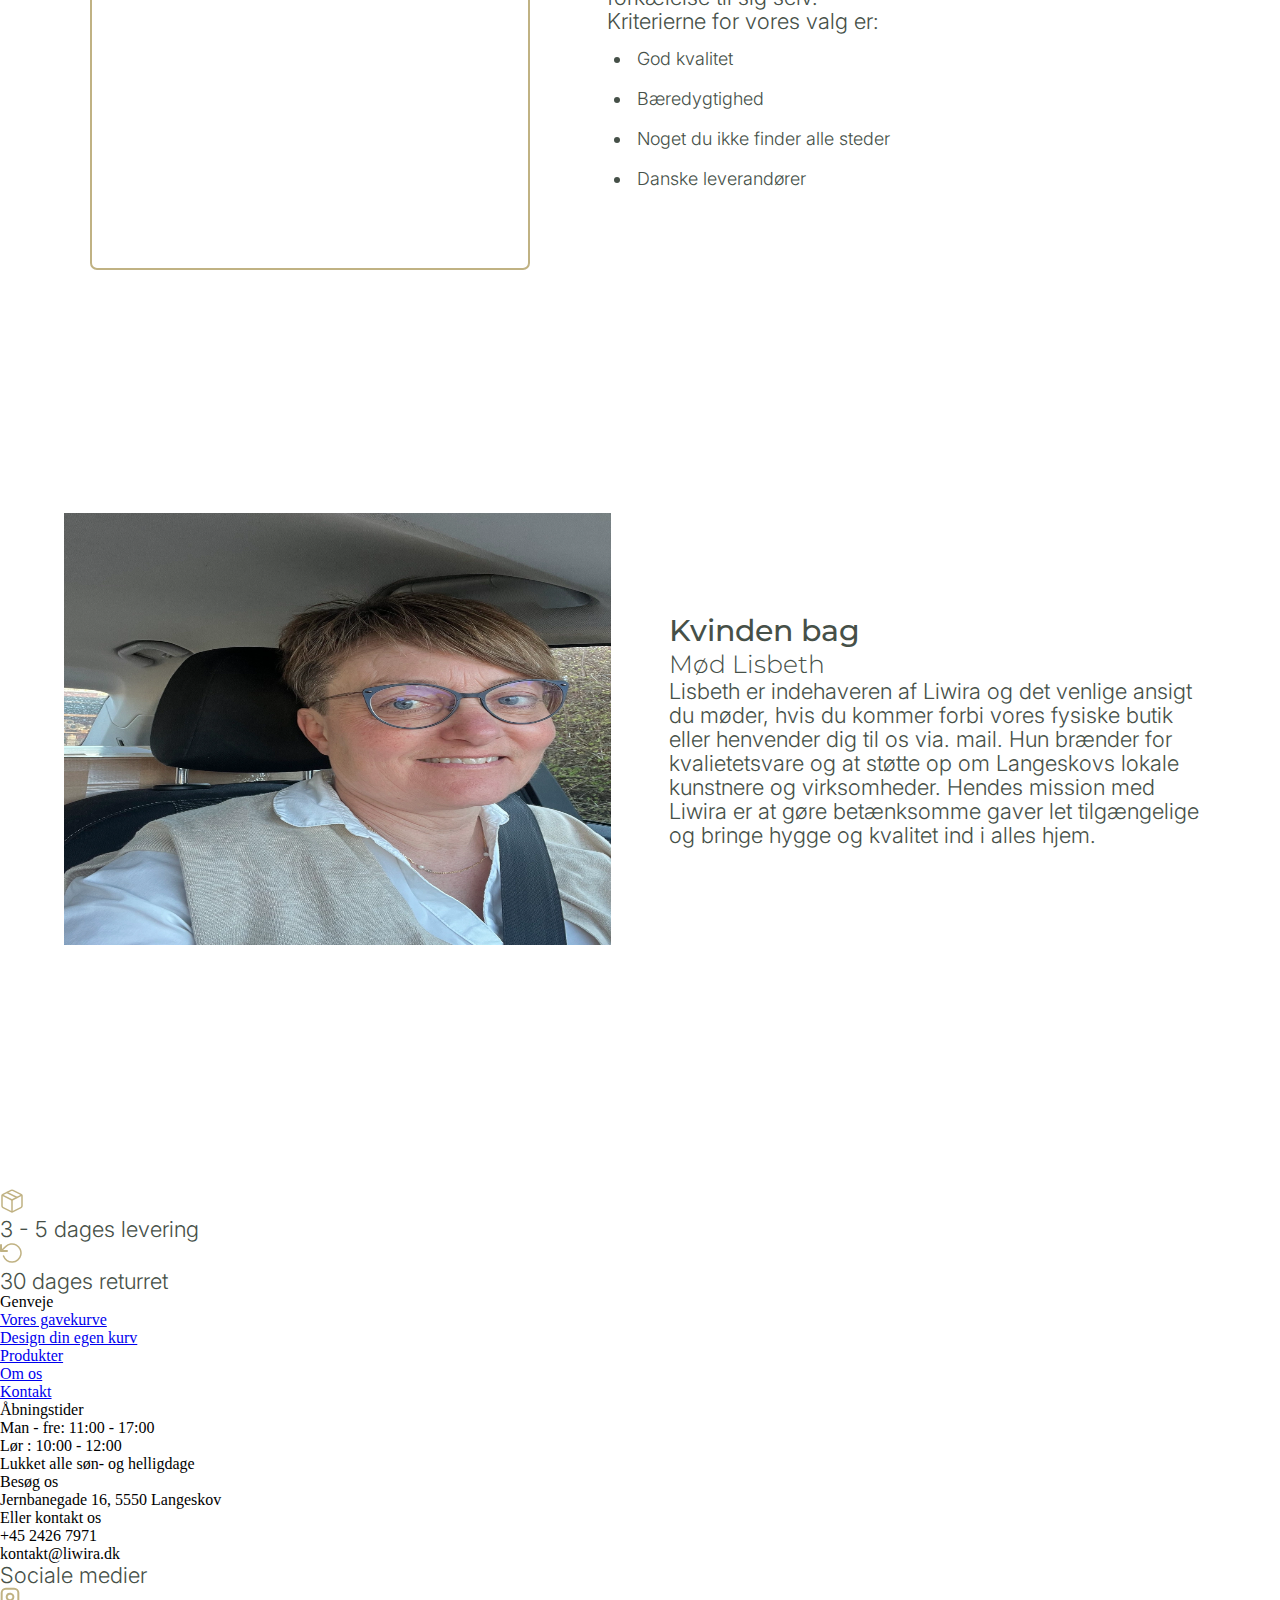
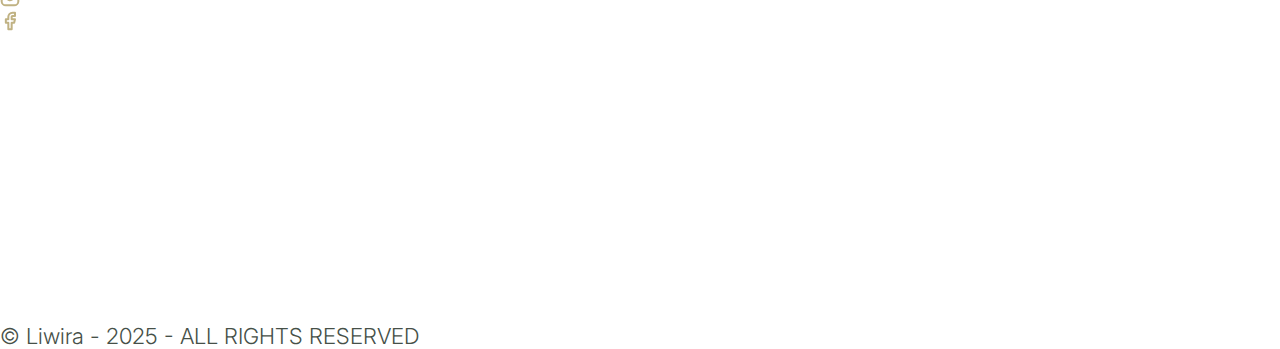
<file: about-us.html>
<!DOCTYPE html>
<html lang="da" dir="ltr">
    <head>
        <meta charset="UTF-8">
        <meta name="viewport" content="width=device-width, initial-scale=1.0">

        <!-- NAME & FAVICON -->
        <title>Liwira</title>
        <link rel="icon" type="image/x-icon" href="/images/liwira_favicon_bow.png">

        <!-- CSS & JS -->
        <script src="scripts/header.js" defer></script>
        <link rel="stylesheet" href="css/main.css">
        <link rel="stylesheet" href="css/sandbox.css">
        <link rel="stylesheet" href="css/header.css">
    </head>
    
    <body>
<!-- HEADER FULL SCREEN -->
        <header id="header">
            <div class="header--flexbox">
                <a href="index.html">
                    <img class="header__logo-type" src="images/liwira_logo_type.webp" alt="liwira-logo-type">
                </a>
    
                <div id="burgermenu" class="small-header-burgermenu">
                    <a href="#"><img id="burgermenu__ikon" src="/svg-icons/burger-icon.svg" alt="burger-menu-icon"></a>
                    <a href="my-basket.html"><img class="burgermenu-icon" src="/svg-icons/heart.svg" alt="burger-menu-icon"></a>
                    <a href="my-basket.html"><img class="burgermenu-icon" src="/svg-icons/shopping-cart.svg" alt="burger-menu-icon"></a>
                    <a href="my-basket.html"><img class="burgermenu-icon" src="/svg-icons/user.svg" alt="burger-menu-icon"></a>
                    <a href="my-basket.html"><img class="burgermenu-icon" id="search__ikon" src="/svg-icons/search.svg" alt="burger-menu-icon"></a>
                </div>
            </div>
        </header>

        <!-- HEADER BURGERMENU DROPDOWN TEST-->
        <div class="burger-menu-content">
            <div id="showMenu" class="open-burger-menu">
                
                <ul class="headerlist">
                    <li class="has-dropdown" id="gavekurve-dropdown-item">
                        <a href="#" class="headerlink">Vores Gavekurve</a>
                        <ul class="dropdown" id="om-dropdown">
                            <li><a class="headerlink" href="gift-basket.html">Alle gavekurve</a></li>
                            <li><a class="headerlink" href="category.html">Konfirmanden</a></li>
                            <li><a class="headerlink" href="category.html">Bryllup</a></li>
                            <li><a class="headerlink" href="category.html">Barsel</a></li>
                            <li><a class="headerlink" href="category.html">Studenten</a></li>
                            <li><a class="headerlink" href="event.html">Fars dag</a></li>
                            <li><a class="headerlink" href="gift-basket.html">Medarbejdergaver</a></li>
                            <li><a class="headerlink" href="gift-basket.html">Fødselsdag</a></li>
                        </ul>
                    </li>
                    <li><a class="headerlink" href="build-gift-basket.html">Design din egen gavekurv</a></li>

                    <li class="has-dropdown" id="produkter-dropdown-item">
                        <a href="#" class="headerlink">Produkter</a>
                        <ul class="dropdown" id="frivillig-dropdown">
                            <li><a href="products.html" class="headerlink">Alle Produkter</a></li>
                            <li class="has-sub-dropdown">
                                <a class="headerlink" href="#">Brands</a>
                                <ul class="sub-dropdown">
                                    <li><a class="headerlink" href="product-brand.html">Meraki</a></li>
                                    <li><a class="headerlink" href="product-brand.html">Lagurus</a></li>
                                    <li><a class="headerlink" href="product-brand.html">AYA & IDA</a></li>
                                    <li><a class="headerlink" href="product-brand.html">SIRIUS</a></li>
                                    <li><a class="headerlink" href="product-brand.html">Aida</a></li>
                                    <li><a class="headerlink" href="product-brand.html">Maileg</a></li>
                                </ul>
                            </li>
                            <li class="has-sub-dropdown">
                                <a class="headerlink" href="#">Produkter</a>
                                <ul class="sub-dropdown">
                                    <li><a class="headerlink" href="products.html">Alt til børn</a></li>
                                    <li><a class="headerlink" href="products.html">Brugskunst</a></li>
                                    <li><a class="headerlink" href="products.html">Lys</a></li>
                                    <li><a class="headerlink" href="products.html">Hudpleje</a></li>
                                    <li><a class="headerlink" href="products.html">Service</a></li>
                                    <li><a class="headerlink" href="products.html">Søde sager</a></li>
                                    <li><a class="headerlink" href="products.html">Alkohol</a></li>
                                    <li><a class="headerlink" href="products.html">Drikkevarer</a></li>
                                </ul>
                            </li>  
                        </ul>
                    </li>
                    <li><a class="headerlink" href="about-us.html">Om</a></li>
                    <li><a class="headerlink" href="contact.html">Kontakt</a></li>
                </ul>
            </div>
        </div>

<!-- Header bottom menu - START -->
        <div class="header__bottom" id="headerBottom">
            <ul class="desktop-dropdown-wrapper">
                <li class="desktop-dropdown">
                    <a href="#">Vores gavekurve</a>
                    <ul class="dropdown">
                        <li><a href="gift-basket.html">Alle gavekurve</a></li>
                        <li><a href="category.html">Konfirmanden</a></li>
                        <li><a href="category.html">Bryllup</a></li>
                        <li><a href="category.html">Barsel</a></li>
                        <li><a href="category.html">Studenten</a></li>
                        <li><a href="event.html">Fars dag</a></li>
                        <li><a href="gift-basket.html">Medarbejdergaver</a></li>
                        <li><a href="gift-basket.html">Fødselsdag</a></li>
                    </ul>
                </li>

                <li><a href="build-gift-basket.html">Design din egen kurv</a></li>

                <li class="desktop-dropdown">
                    <a href="#">Produkter</a>
                    <ul class="dropdown">
                        <li><a href="products.html">Alle Produkter</a></li>
                        <li class="has-sub-dropdown">
                            <a href="#">Brands</a>
                            <ul class="sub-dropdown">
                                <li><a href="product-brand.html">Meraki</a></li>
                                <li><a href="product-brand.html">Lagurus</a></li>
                                <li><a href="product-brand.html">AYA & IDA</a></li>
                                <li><a href="product-brand.html">SIRIUS</a></li>
                                <li><a href="product-brand.html">Aida</a></li>
                                <li><a href="product-brand.html">Maileg</a></li>
                            </ul>
                        </li>
                        <li class="has-sub-dropdown">
                            <a href="#">Læs mere</a>
                            <ul class="sub-dropdown">
                                <li><a href="#">Vores værdier</a></li>
                                <li><a href="#">Bæredygtighed</a></li>
                                <li><a href="#">Produktion</a></li>
                                <li><a href="#">Teamet</a></li>
                                <li><a href="#">Presse</a></li>
                                <li><a href="#">FAQ</a></li>
                                <li><a href="#">Samarbejde</a></li>
                            </ul>
                        </li>
                    </ul>
                </li>
                <li><a href="about-us.html">Om os</a></li>
                <li><a href="contact.html">Kontakt</a></li>
            </ul>
        </div>
<!-- header bottom menu - SLUT -->   
        <div class="header__search-bar">
            <input class="header__search-bar__input" type="text" id="fname" name="fname">
            <div class="header__search-bar__icon"><img src="/svg-icons/search.svg" alt="search-icon"></div>
        </div>       
  

        <section class="section-6__info-box about">
            <div class="section-6__info-box__card">
                <div class="section-6__info-box__image-box"></div>
                <div class="section-6__info-box__info">
                    <h2 class="section-6__info-box__heading">Om os</h2>
                </div>
            </div>
        </section>

           <section class="section-2__info-box about">
            <div class="section-2__info-box__card">
                <h2 class="section-2__info-box__heading">Med hjertet i Langeskov </h2>
                <h3 class="section-2__info-box__subheading">og kunderne i fokus</h3>
                <p class="section-2__info-box__text">
                    Hos både LIWIRA kalder vi butikken på Jernbanegade 16 for vores alles 
                    butik, fordi vi ønsker at være Langeskovs lokale ”go-to” butik for 
                    kvalitetsdelikatesser, kunst og interiør, og fordi vi tager imod 
                    forespørgsler fra vores kunder med åbne arme.
                </p>
                <p class="section-2__info-box__text">
                    Vi støtter lokale leverandører både i forhold til brugskunst 
                    og delikatesser. Det betyder at vi er med til at hjælpe mindre 
                    virksomheder i gang og se dem vokse. Samtidig kan vi få varer 
                    leveret hurtigt og uden store miljøomkostninger. Det er bæredygtighed 
                    på flere planer. 
                </p>
            </div>
        </section>
        
        <section class="section-5__info-box about">
            <div class="section-5__info-box__card">
                <div class="section-5__info-box__image-box"></div>
                <div class="section-5__info-box__info">
                    <h2 class="section-5__info-box__heading">Kvalitet i forsædet</h2>
                    <h3 class="section-5__info-box__subheading">Vi handler med omtanke</h3>
                    <p class="section-5__info-box__text">
                        Vi har nøje udvalgt brugskunst, plejeprodukter og delikatesser. 
                        Det har vi gjort, for at vores kunder har mulighed for at købe 
                        gaver til andre eller lidt forkælelse til sig selv.
                    </p>
                    <div class="section-5__info-box__list">
                        <p>Kriterierne for vores valg er:</p> 
                        <ul>
                            <li>God kvalitet</li>
                            <li>Bæredygtighed</li>
                            <li>Noget du ikke finder alle steder</li>
                            <li>Danske leverandører</li>
                        </ul>
                    </div>
                </div>
            </div>
        </section>

        <section class="section-6__info-box lisbeth">
            <div class="section-6__info-box__card">
                <div class="section-3__popular-categories__link-cards--individuals">
                    <img src="../images/lisbeth.webp" alt="lisbeth-kvinden-bag-headshot" >
                </div>
                <div class="section-6__info-box__info">
                    <h2 class="section-6__info-box__heading">Kvinden bag</h2>
                    <h3 class="section-6__info-box__subheading">Mød Lisbeth</h3>
                    <p class="section-6__info-box__text">
                        Lisbeth er indehaveren af Liwira og det venlige ansigt du møder, 
                        hvis du kommer forbi vores fysiske butik eller henvender dig til 
                        os via. mail. Hun brænder for kvalietetsvare og at støtte op om 
                        Langeskovs lokale kunstnere og virksomheder. Hendes mission med 
                        Liwira er at gøre betænksomme gaver let tilgængelige og bringe 
                        hygge og kvalitet ind i alles hjem. 
                    </p>
                </div>
            </div>
        </section>

        <footer>
            <div class="footer__top">
                <div class="footer__top__icon">
                    <img class="footer__top__icon-img" src="/svg-icons/package.svg" alt="shipping-box-icon">
                    <p class="footer__top__icon-text">3 - 5 dages levering</p>
                </div>
                <div class="footer__top__icon">
                    <img class="footer__top__icon-img" src="/svg-icons/return.svg" alt="return-icon">
                    <p class="footer__top__icon-text">30 dages returret</p>
                </div> 
            </div>
            <div class="footer__bottom">
                <div class="footer__bottom__wrapper">
                    <ul class="footer__bottom__info-box">
                        <li><span class="footer__bottom__text--bolder">Genveje</span></li>
                        <li><a href="gift-basket.html">Vores gavekurve</a></li>
                        <li><a href="build-gift-basket.html">Design din egen kurv</a></li>
                        <li><a href="products.html">Produkter</a></li>
                        <li><a href="about-us.html">Om os</a></li>
                        <li><a href="contact.html">Kontakt</a></li>
                    </ul>

                    <ul class="footer__bottom__info-box">
                        <li><span class="footer__bottom__text--bolder">Åbningstider</span></li>
                        <li>Man - fre: 11:00 - 17:00</li>
                        <li>Lør : 10:00 - 12:00 </li>
                        <li>Lukket alle søn- og helligdage</li>
                    </ul>

                    <ul class="footer__bottom__info-box">
                        <li><span class="footer__bottom__text--bolder">Besøg os</span></li>
                        <li>Jernbanegade 16, 5550 Langeskov </li>
                        <li><span class="footer__bottom__text--bolder">Eller kontakt os</span></li>
                        <li>+45 2426 7971</li>
                        <li>kontakt@liwira.dk</li>
                    </ul>

                    <div class="footer__bottom__icons">
                        <p><span class="footer__bottom__text--bolder">Sociale medier</span></p>
                        <div class="footer__bottom__icons-wrapper">
                            <div class="footer__bottom__icons-img"><img src="/svg-icons/instagram.svg" alt="some-icon-instagram"></div>
                            <div class="footer__bottom__icons-img--facebook"><img src="/svg-icons/facebook.svg" alt="some-icon-facebook"></div>
                        </div>
                    </div>
                </div>
                <div class="footer__bottom__logo">
                    <img src="images/liwira_vectorized_logo_v2.webp" alt="liwira-big-footer-logo">
                </div>
            </div>
            <div class="footer__bottom__copyright-section">
                <p>&copy; Liwira - 2025 - ALL RIGHTS RESERVED</p>
            </div>
        </footer>
    </body>
</html>
</file>
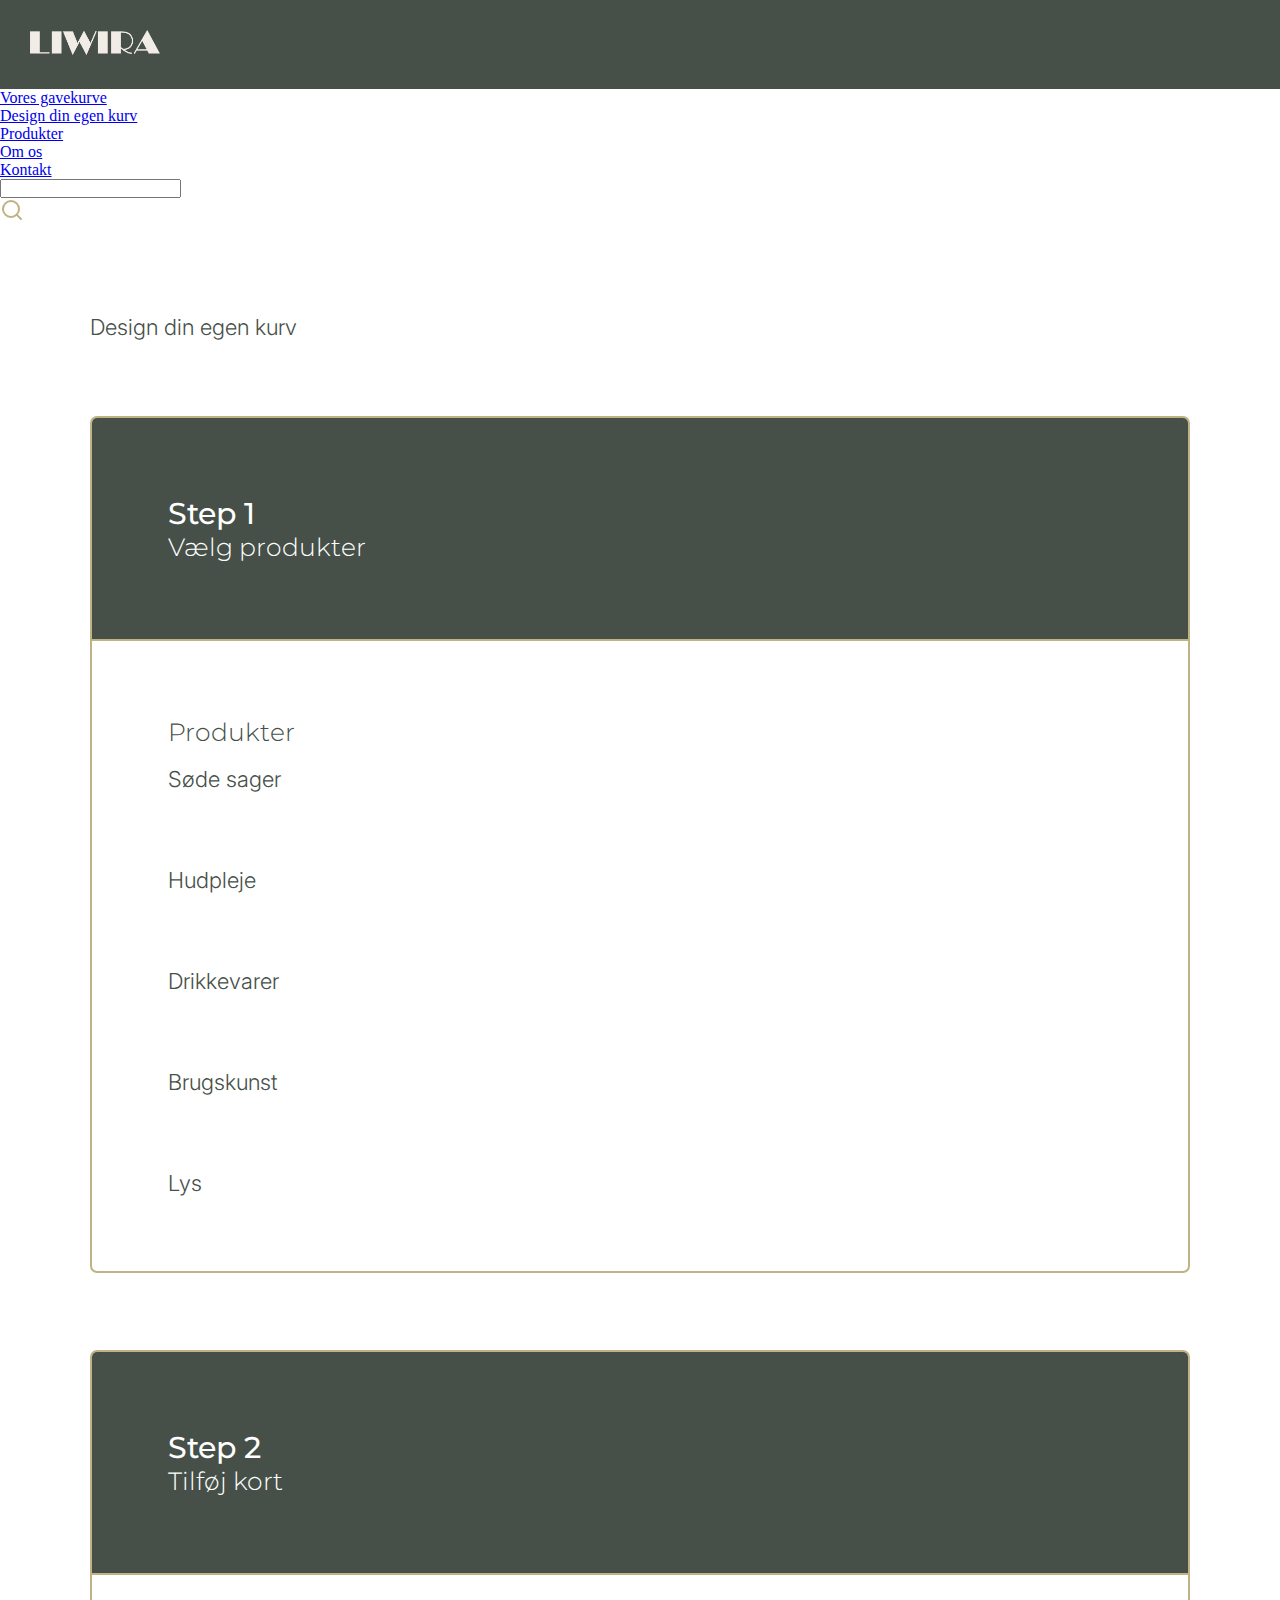
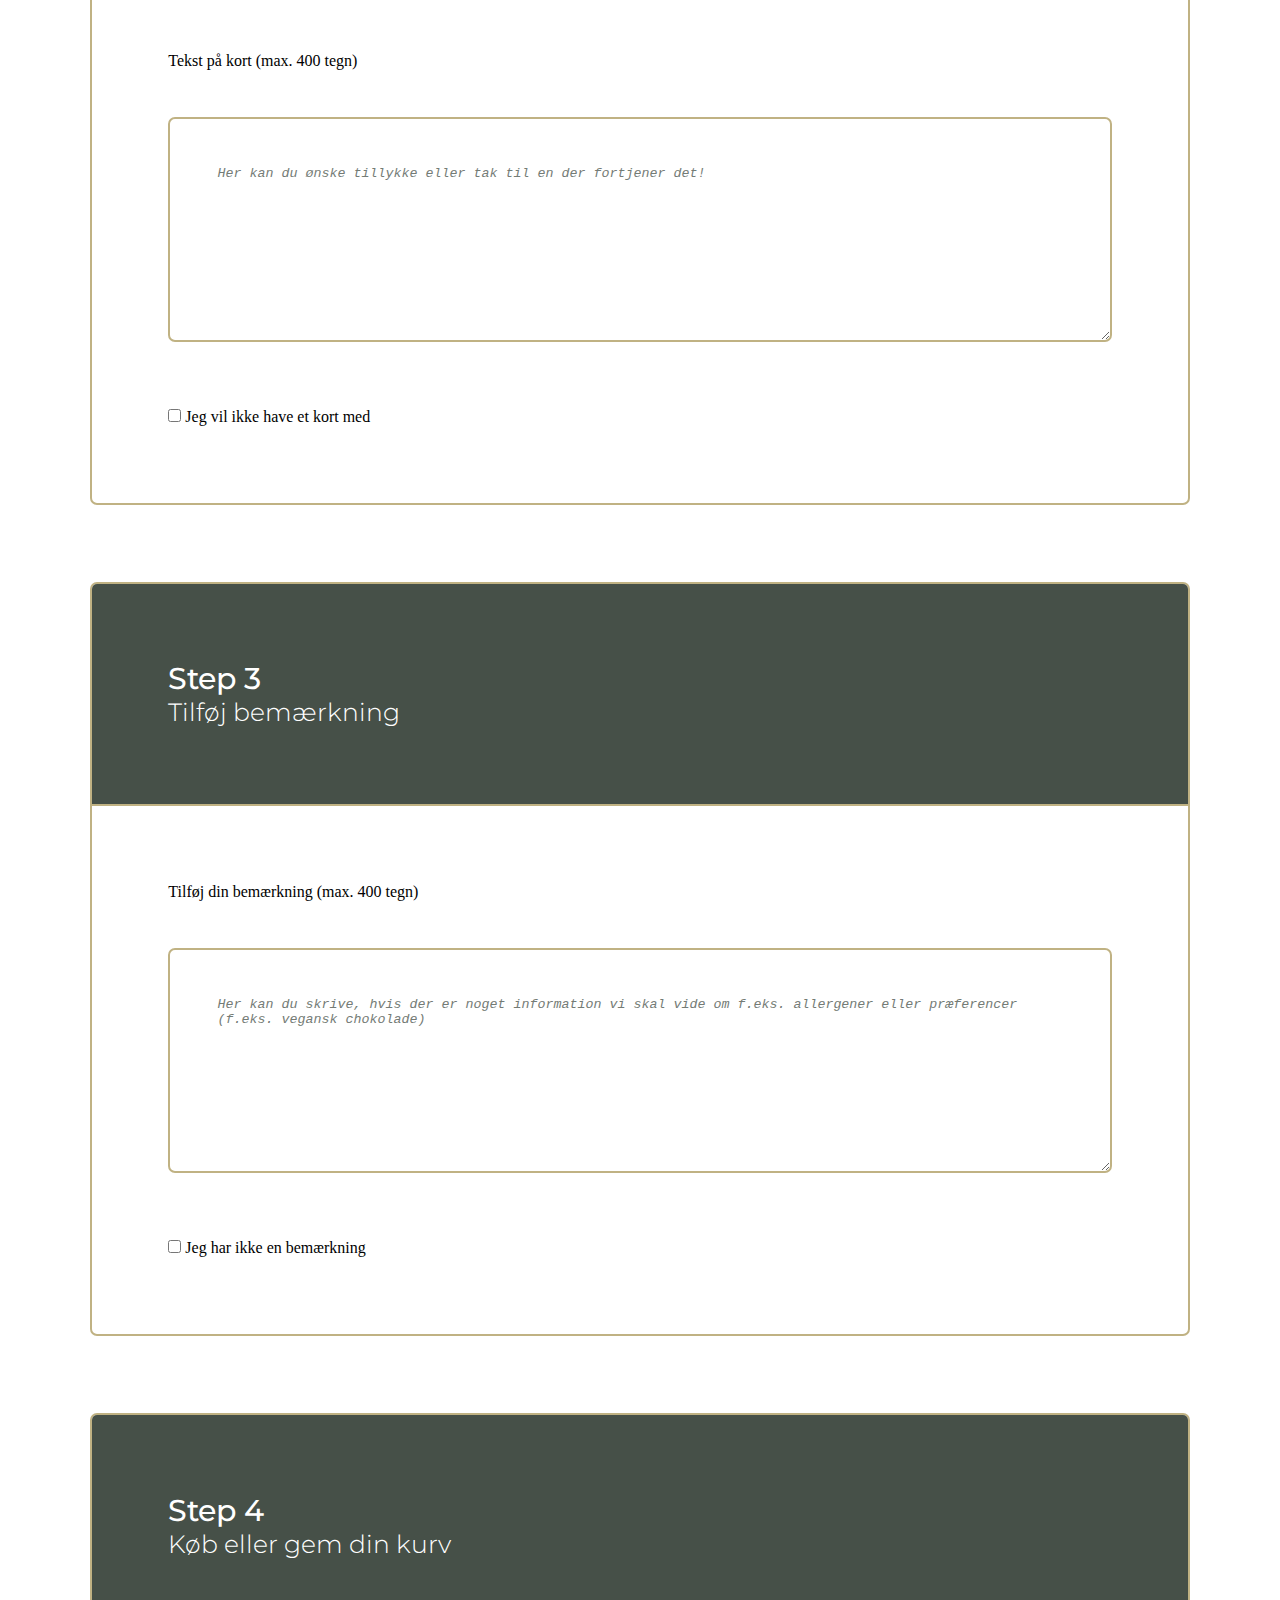
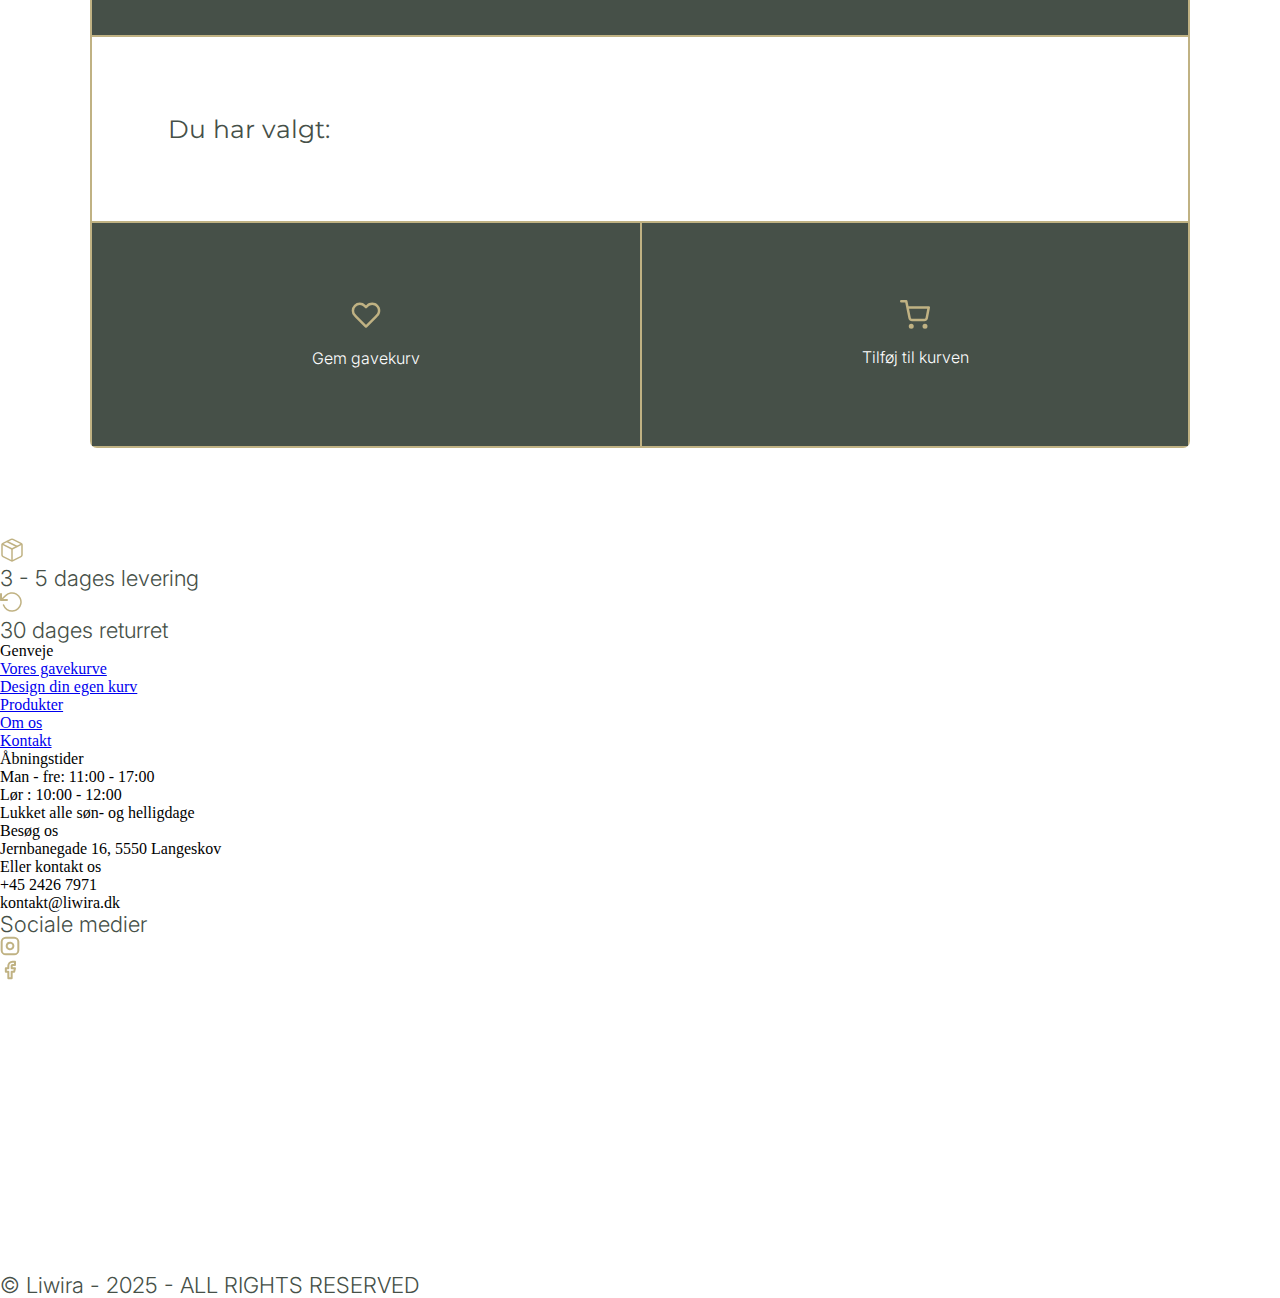
<file: build-gift-basket.html>
<!DOCTYPE html>
<html lang="da" dir="ltr">
    <head>
        <meta charset="UTF-8">
        <meta name="viewport" content="width=device-width, initial-scale=1.0">

        <!-- NAME & FAVICON -->
        <title>Liwira</title>
        <link rel="icon" type="image/x-icon" href="/images/liwira_favicon_bow.png">

        <!-- CSS & JS -->
        <script src="scripts/header.js" defer></script>
        <script src="scripts/build-basket.js" defer></script>

        <link rel="stylesheet" href="css/main.css">
        <link rel="stylesheet" href="css/header.css">
        <link rel="stylesheet" href="css/build-basket.css">
    </head>
    
    <body>
<!-- HEADER FULL SCREEN -->
        <header id="header">
            <div class="header--flexbox">
                <a href="index.html">
                    <img class="header__logo-type" src="images/liwira_logo_type.webp" alt="liwira-logo-type">
                </a>
    
                <div id="burgermenu" class="small-header-burgermenu">
                    <a href="#"><img id="burgermenu__ikon" src="/svg-icons/burger-icon.svg" alt="burger-menu-icon"></a>
                    <a href="my-basket.html"><img class="burgermenu-icon" src="/svg-icons/heart.svg" alt="burger-menu-icon"></a>
                    <a href="my-basket.html"><img class="burgermenu-icon" src="/svg-icons/shopping-cart.svg" alt="burger-menu-icon"></a>
                    <a href="my-basket.html"><img class="burgermenu-icon" src="/svg-icons/user.svg" alt="burger-menu-icon"></a>
                    <a href="my-basket.html"><img class="burgermenu-icon" id="search__ikon" src="/svg-icons/search.svg" alt="burger-menu-icon"></a>
                </div>
            </div>
        </header>

        <!-- HEADER BURGERMENU DROPDOWN TEST-->
        <div class="burger-menu-content">
            <div id="showMenu" class="open-burger-menu">
                
                <ul class="headerlist">
                    <li class="has-dropdown" id="gavekurve-dropdown-item">
                        <a href="#" class="headerlink">Vores Gavekurve</a>
                        <ul class="dropdown" id="om-dropdown">
                            <li><a class="headerlink" href="gift-basket.html">Alle gavekurve</a></li>
                            <li><a class="headerlink" href="category.html">Konfirmanden</a></li>
                            <li><a class="headerlink" href="category.html">Bryllup</a></li>
                            <li><a class="headerlink" href="category.html">Barsel</a></li>
                            <li><a class="headerlink" href="category.html">Studenten</a></li>
                            <li><a class="headerlink" href="event.html">Fars dag</a></li>
                            <li><a class="headerlink" href="gift-basket.html">Medarbejdergaver</a></li>
                            <li><a class="headerlink" href="gift-basket.html">Fødselsdag</a></li>
                        </ul>
                    </li>
                    <li><a class="headerlink" href="build-gift-basket.html">Design din egen gavekurv</a></li>

                    <li class="has-dropdown" id="produkter-dropdown-item">
                        <a href="#" class="headerlink">Produkter</a>
                        <ul class="dropdown" id="frivillig-dropdown">
                            <li><a href="products.html" class="headerlink">Alle Produkter</a></li>
                            <li class="has-sub-dropdown">
                                <a class="headerlink" href="#">Brands</a>
                                <ul class="sub-dropdown">
                                    <li><a class="headerlink" href="product-brand.html">Meraki</a></li>
                                    <li><a class="headerlink" href="product-brand.html">Lagurus</a></li>
                                    <li><a class="headerlink" href="product-brand.html">AYA & IDA</a></li>
                                    <li><a class="headerlink" href="product-brand.html">SIRIUS</a></li>
                                    <li><a class="headerlink" href="product-brand.html">Aida</a></li>
                                    <li><a class="headerlink" href="product-brand.html">Maileg</a></li>
                                </ul>
                            </li>
                            <li class="has-sub-dropdown">
                                <a class="headerlink" href="#">Produkter</a>
                                <ul class="sub-dropdown">
                                    <li><a class="headerlink" href="products.html">Alt til børn</a></li>
                                    <li><a class="headerlink" href="products.html">Brugskunst</a></li>
                                    <li><a class="headerlink" href="products.html">Lys</a></li>
                                    <li><a class="headerlink" href="products.html">Hudpleje</a></li>
                                    <li><a class="headerlink" href="products.html">Service</a></li>
                                    <li><a class="headerlink" href="products.html">Søde sager</a></li>
                                    <li><a class="headerlink" href="products.html">Alkohol</a></li>
                                    <li><a class="headerlink" href="products.html">Drikkevarer</a></li>
                                </ul>
                            </li>  
                        </ul>
                    </li>
                    <li><a class="headerlink" href="about-us.html">Om</a></li>
                    <li><a class="headerlink" href="contact.html">Kontakt</a></li>
                </ul>
            </div>
        </div>

<!-- Header bottom menu - START -->
        <div class="header__bottom" id="headerBottom">
            <ul class="desktop-dropdown-wrapper">
                <li class="desktop-dropdown">
                    <a href="#">Vores gavekurve</a>
                    <ul class="dropdown">
                        <li><a href="gift-basket.html">Alle gavekurve</a></li>
                        <li><a href="category.html">Konfirmanden</a></li>
                        <li><a href="category.html">Bryllup</a></li>
                        <li><a href="category.html">Barsel</a></li>
                        <li><a href="category.html">Studenten</a></li>
                        <li><a href="event.html">Fars dag</a></li>
                        <li><a href="gift-basket.html">Medarbejdergaver</a></li>
                        <li><a href="gift-basket.html">Fødselsdag</a></li>
                    </ul>
                </li>

                <li><a href="build-gift-basket.html">Design din egen kurv</a></li>

                <li class="desktop-dropdown">
                    <a href="#">Produkter</a>
                    <ul class="dropdown">
                        <li><a href="products.html">Alle Produkter</a></li>
                        <li class="has-sub-dropdown">
                            <a href="#">Brands</a>
                            <ul class="sub-dropdown">
                                <li><a href="product-brand.html">Meraki</a></li>
                                <li><a href="product-brand.html">Lagurus</a></li>
                                <li><a href="product-brand.html">AYA & IDA</a></li>
                                <li><a href="product-brand.html">SIRIUS</a></li>
                                <li><a href="product-brand.html">Aida</a></li>
                                <li><a href="product-brand.html">Maileg</a></li>
                            </ul>
                        </li>
                        <li class="has-sub-dropdown">
                            <a href="#">Læs mere</a>
                            <ul class="sub-dropdown">
                                <li><a href="#">Vores værdier</a></li>
                                <li><a href="#">Bæredygtighed</a></li>
                                <li><a href="#">Produktion</a></li>
                                <li><a href="#">Teamet</a></li>
                                <li><a href="#">Presse</a></li>
                                <li><a href="#">FAQ</a></li>
                                <li><a href="#">Samarbejde</a></li>
                            </ul>
                        </li>
                    </ul>
                </li>
                <li><a href="about-us.html">Om os</a></li>
                <li><a href="contact.html">Kontakt</a></li>
            </ul>
        </div>
<!-- header bottom menu - SLUT -->   
        <div class="header__search-bar">
            <input class="header__search-bar__input" type="text" id="fname" name="fname">
            <div class="header__search-bar__icon"><img src="/svg-icons/search.svg" alt="search-icon"></div>
        </div>       


        <section class="section__build-basket">
            <div class="bread-crumb-box">
                <p class="bread-crumbs"> Design din egen kurv</p>
            </div>

            <div class="build-basket__step-1-wrapper">
                <div class="build-basket--headings">
                    <h2>Step 1</h2>
                    <h3>Vælg produkter</h3>
                </div>
                <div class="build-basket--selections">
                    <h3>Produkter</h3>
                    <p class="build-basket--selections--categories" id="categorySweets">Søde sager</p>
                        <div class="card-box"></div>
                    <p class="build-basket--selections--categories" id="categorySkincare">Hudpleje</p>
                        <div class="card-box"></div>
                    <p class="build-basket--selections--categories" id="categoryDrinks">Drikkevarer</p>
                        <div class="card-box"></div>
                    <p class="build-basket--selections--categories" id="categoryArt">Brugskunst</p>
                        <div class="card-box"></div>
                    <p class="build-basket--selections--categories" id="categoryWaxes">Lys</p>
                        <div class="card-box"></div>
                </div>
            </div>

            <div class="build-basket__step-2-wrapper">
                <div class="build-basket--headings">
                    <h2>Step 2</h2>
                    <h3>Tilføj kort</h3>
                </div>
                <div class="build-basket--card-area">
                    <form class="build-basket__step-2__form">
                        <label class="p" for="personalized-card">Tekst på kort (max. 400 tegn)</label>
                        <textarea id="personalized-card" class="card-textarea" maxlength="400" name="personalized-card" placeholder="Her kan du ønske tillykke eller tak til en der fortjener det!"></textarea>
                        <div class="step-2__check-box-flex">
                            <input type="checkbox" name="add-card">
                            <label class="p" for="add-card">Jeg vil ikke have et kort med</label>
                        </div>
                    </form>
                </div>
            </div>

            <div class="build-basket__step-3-wrapper">
                <div class="build-basket--headings">
                    <h2>Step 3</h2>
                    <h3>Tilføj bemærkning</h3>
                </div>
                <div class="build-basket--card-area">
                    <form class="build-basket__step-2__form">
                        <label class="p" for="remark">Tilføj din bemærkning (max. 400 tegn)</label>
                        <textarea id="remark" class="card-textarea" maxlength="400" name="remark" placeholder="Her kan du skrive, hvis der er noget information vi skal vide om f.eks. allergener eller præferencer (f.eks. vegansk chokolade) "></textarea>
                        <div class="step-2__check-box-flex">
                            <input type="checkbox" name="add-remark">
                            <label class="p" for="add-remark">Jeg har ikke en bemærkning</label>
                        </div>
                    </form>
                </div>
            </div>

            <div class="build-basket__step-4-wrapper">
                <div class="build-basket--headings">
                    <h2>Step 4</h2>
                    <h3>Køb eller gem din kurv</h3>
                </div>
                <div class="build-basket--basket-content">
                    <h3><b>Du har valgt:</b></h3>
                    <div id="selectedProductList"></div>
                </div>
                <div class="section__my-basket__info--bottom-btns">
                    <div class="section__my-basket__bottom-btns">
                        <img src="/svg-icons/heart.svg" alt="Gem i kurv">
                        <p>Gem gavekurv</p>
                    </div>
                    <div class="section__my-basket__bottom-btns">
                        <img src="/svg-icons/shopping-cart.svg" alt="Tilføj til kurv">
                        <p>Tilføj til kurven</p>
                    </div>
                </div>
            </div>
        </section>

        <footer>
            <div class="footer__top">
                <div class="footer__top__icon">
                    <img class="footer__top__icon-img" src="/svg-icons/package.svg" alt="shipping-box-icon">
                    <p class="footer__top__icon-text">3 - 5 dages levering</p>
                </div>
                <div class="footer__top__icon">
                    <img class="footer__top__icon-img" src="/svg-icons/return.svg" alt="return-icon">
                    <p class="footer__top__icon-text">30 dages returret</p>
                </div> 
            </div>
            <div class="footer__bottom">
                <div class="footer__bottom__wrapper">
                    <ul class="footer__bottom__info-box">
                        <li><span class="footer__bottom__text--bolder">Genveje</span></li>
                        <li><a href="gift-basket.html">Vores gavekurve</a></li>
                        <li><a href="build-gift-basket.html">Design din egen kurv</a></li>
                        <li><a href="products.html">Produkter</a></li>
                        <li><a href="about-us.html">Om os</a></li>
                        <li><a href="contact.html">Kontakt</a></li>
                    </ul>

                    <ul class="footer__bottom__info-box">
                        <li><span class="footer__bottom__text--bolder">Åbningstider</span></li>
                        <li>Man - fre: 11:00 - 17:00</li>
                        <li>Lør : 10:00 - 12:00 </li>
                        <li>Lukket alle søn- og helligdage</li>
                    </ul>

                    <ul class="footer__bottom__info-box">
                        <li><span class="footer__bottom__text--bolder">Besøg os</span></li>
                        <li>Jernbanegade 16, 5550 Langeskov </li>
                        <li><span class="footer__bottom__text--bolder">Eller kontakt os</span></li>
                        <li>+45 2426 7971</li>
                        <li>kontakt@liwira.dk</li>
                    </ul>

                    <div class="footer__bottom__icons">
                        <p><span class="footer__bottom__text--bolder">Sociale medier</span></p>
                        <div class="footer__bottom__icons-wrapper">
                            <div class="footer__bottom__icons-img"><img src="/svg-icons/instagram.svg" alt="some-icon-instagram"></div>
                            <div class="footer__bottom__icons-img--facebook"><img src="/svg-icons/facebook.svg" alt="some-icon-facebook"></div>
                        </div>
                    </div>
                </div>
                <div class="footer__bottom__logo">
                    <img src="images/liwira_vectorized_logo_v2.webp" alt="liwira-big-footer-logo">
                </div>
            </div>
            <div class="footer__bottom__copyright-section">
                <p>&copy; Liwira - 2025 - ALL RIGHTS RESERVED</p>
            </div>
        </footer>
    </body>
</html>
</file>
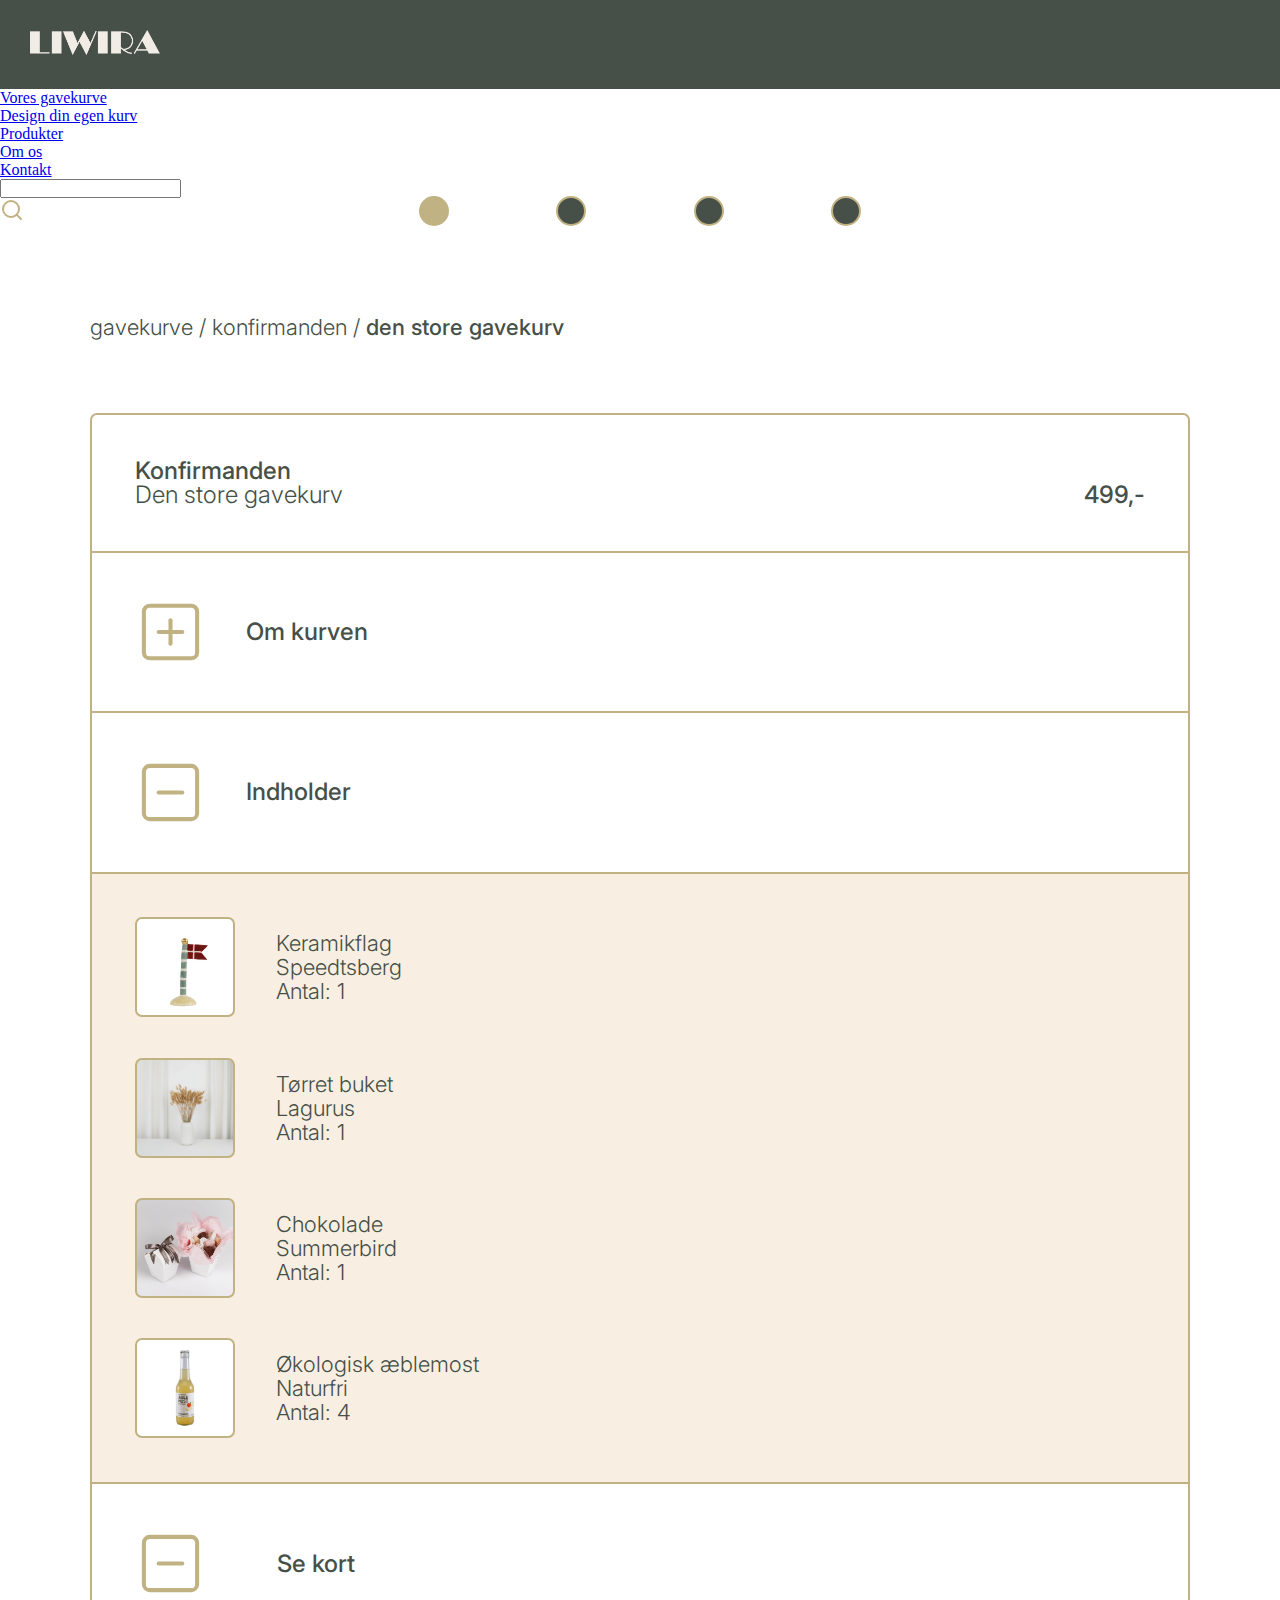
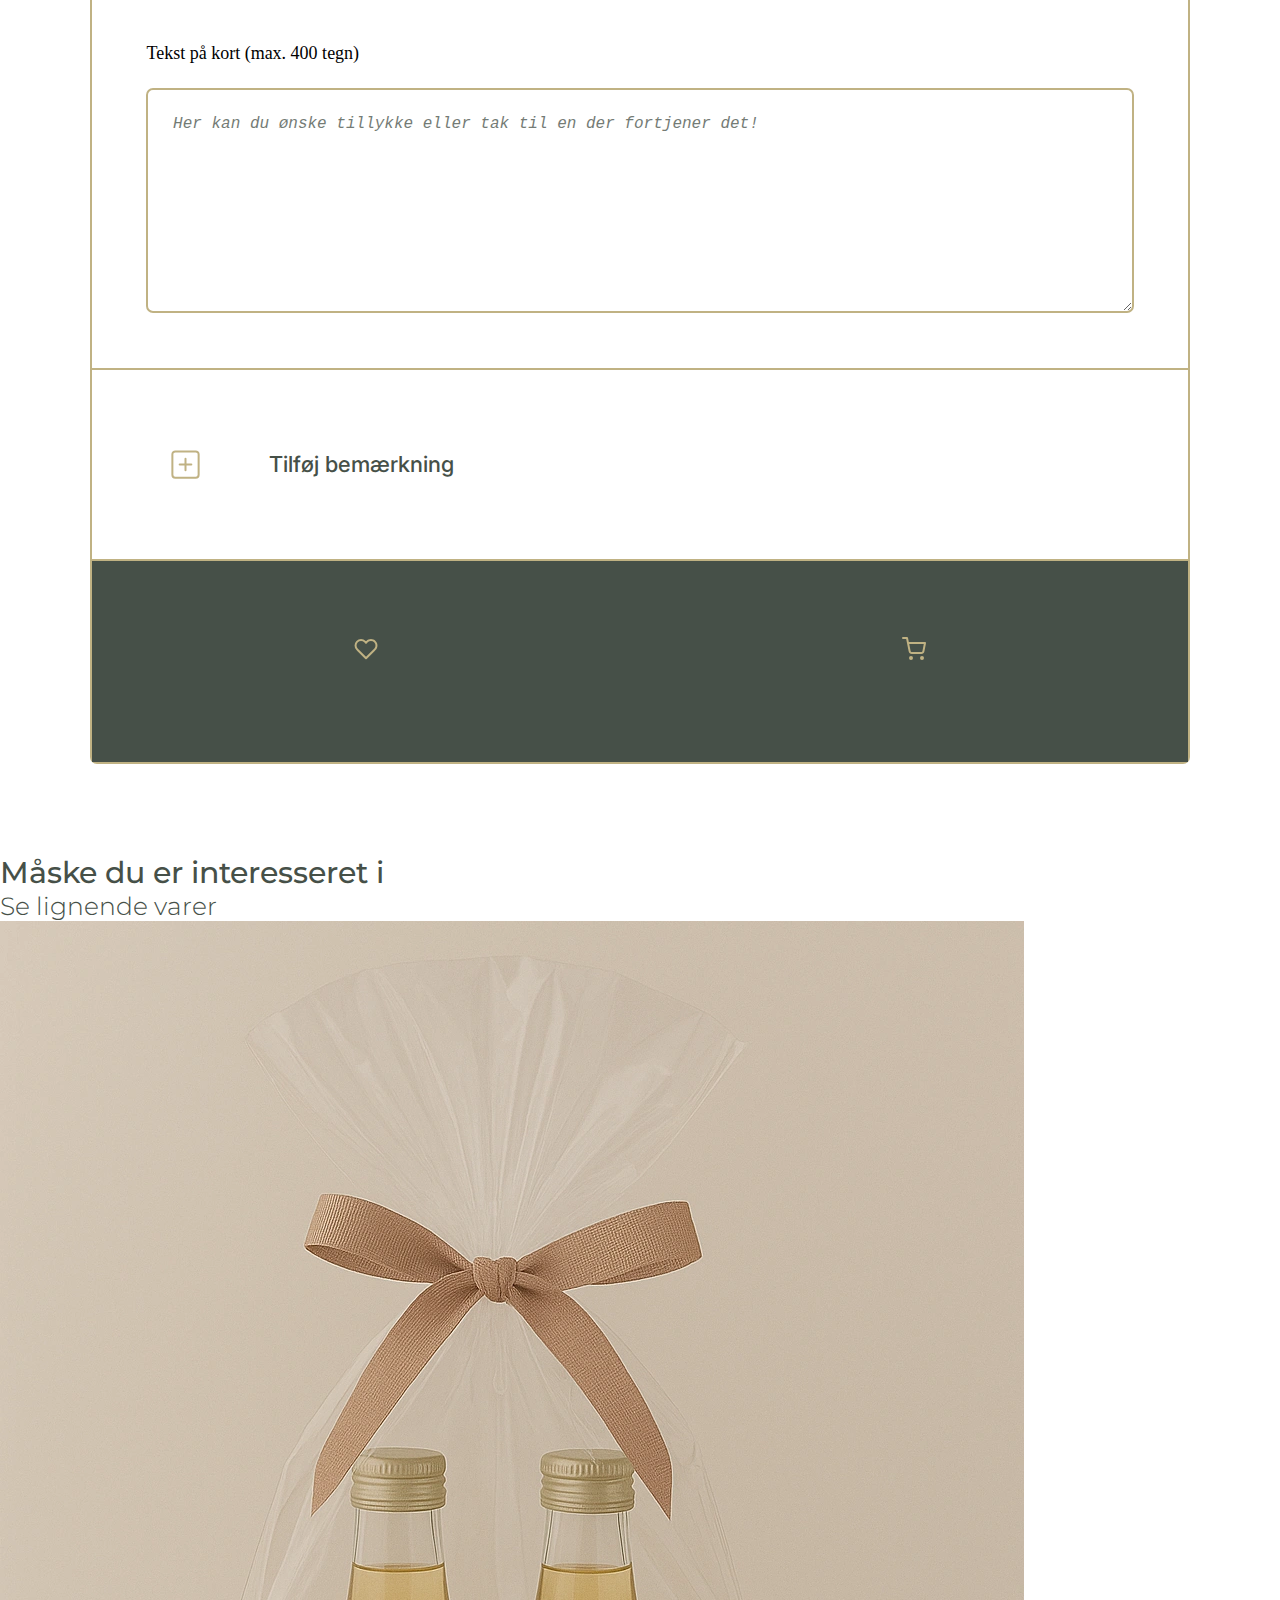
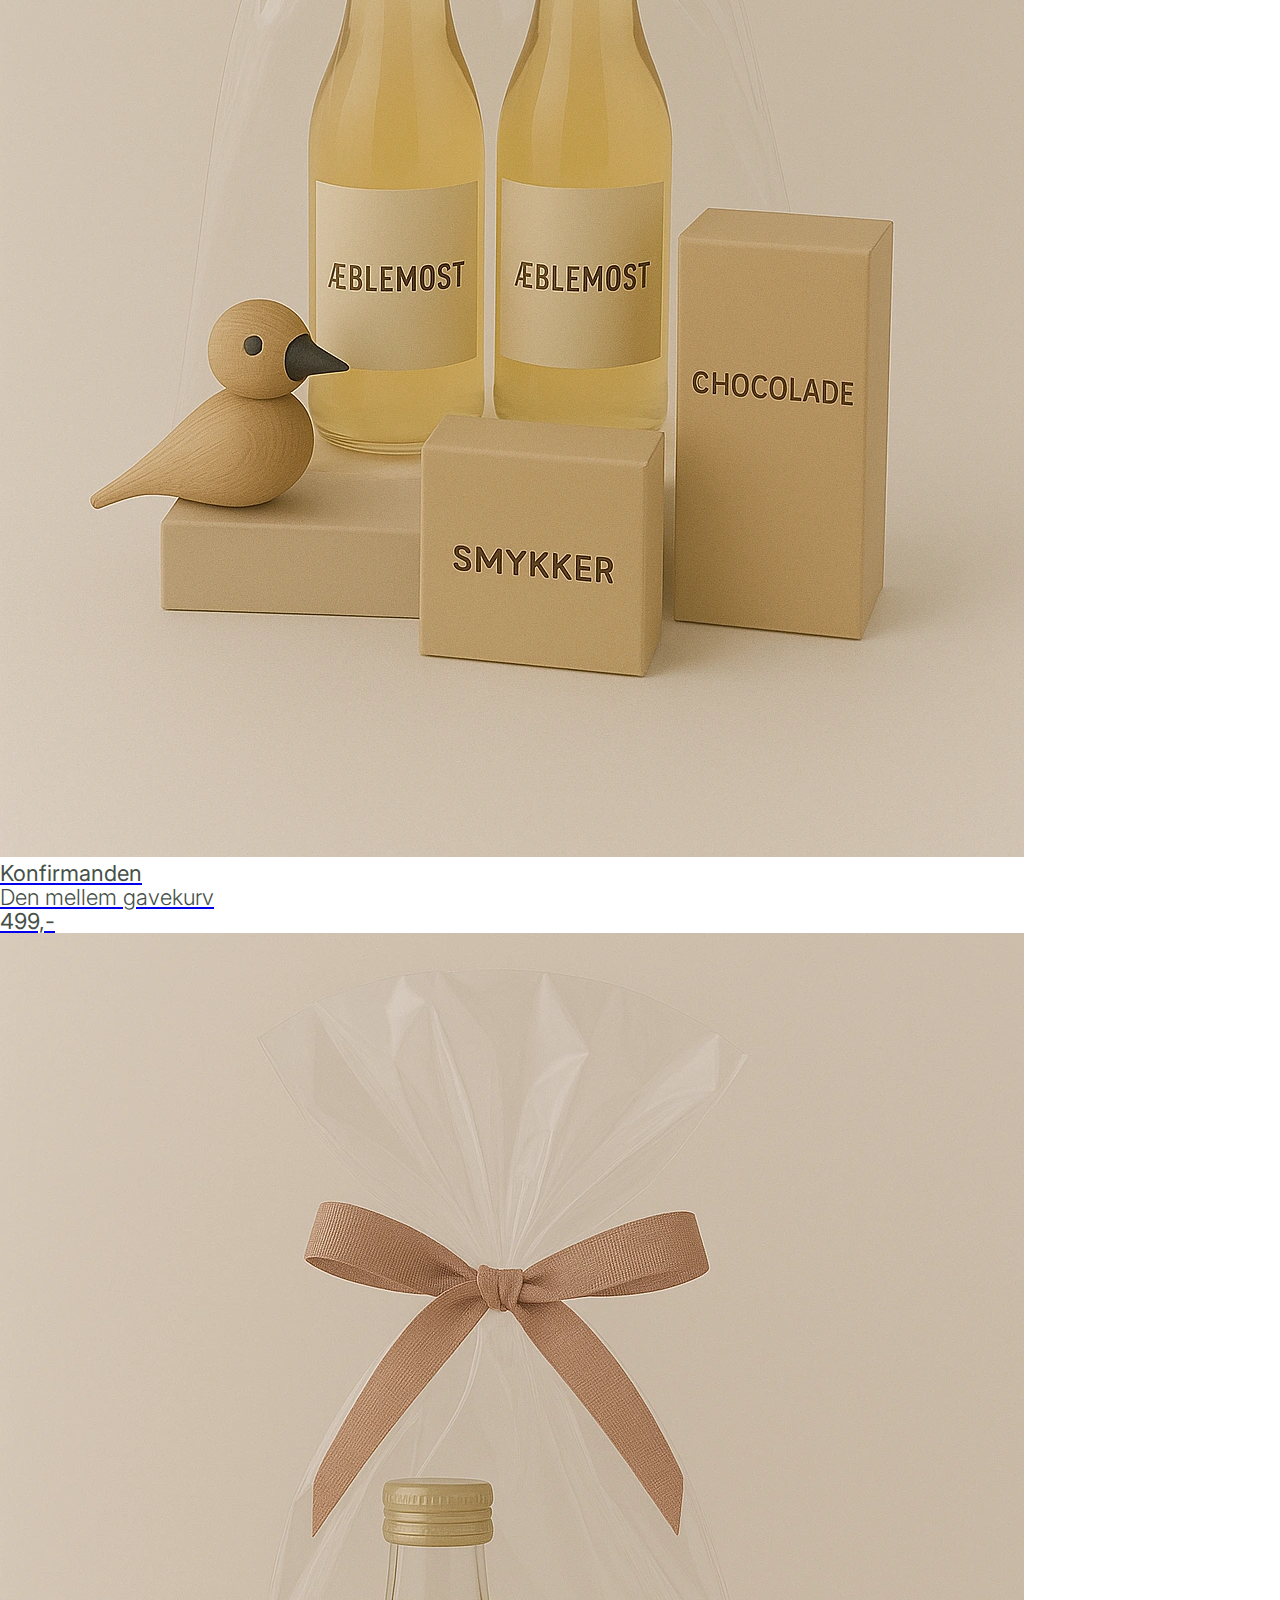
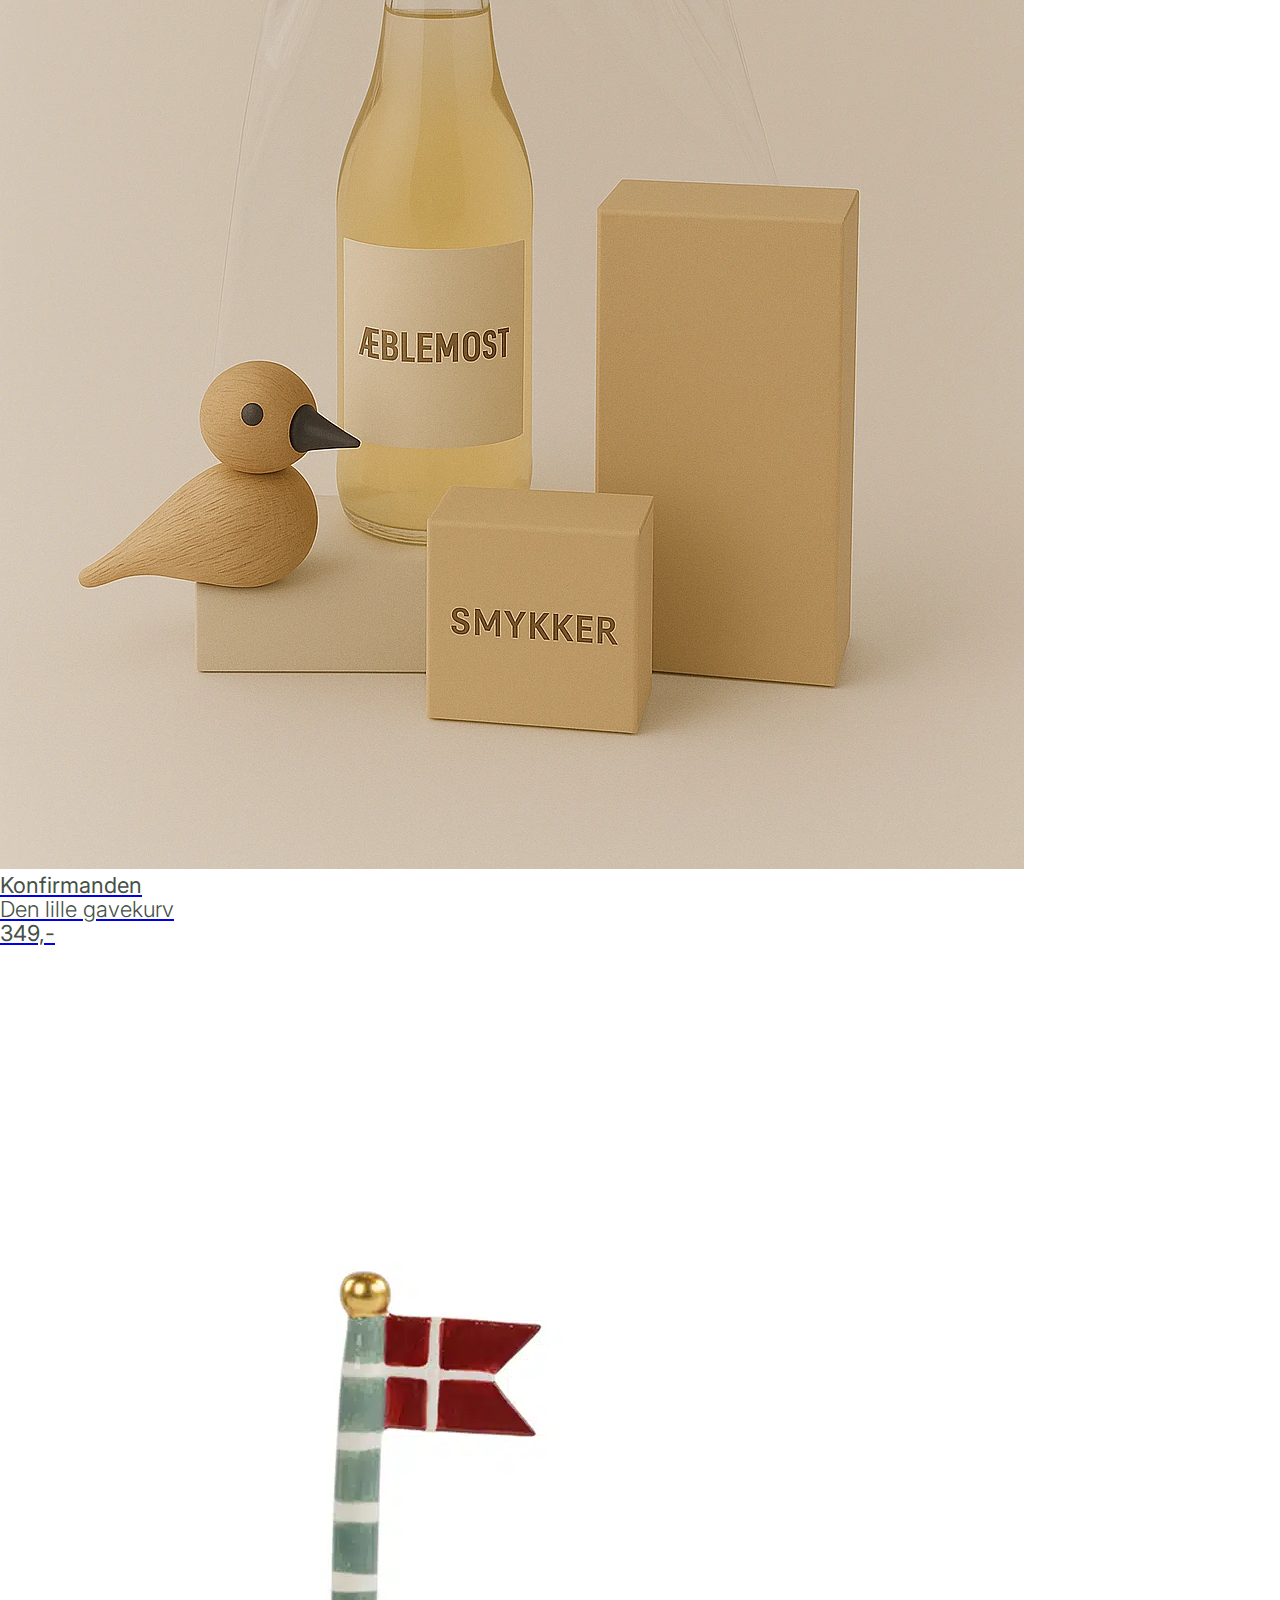
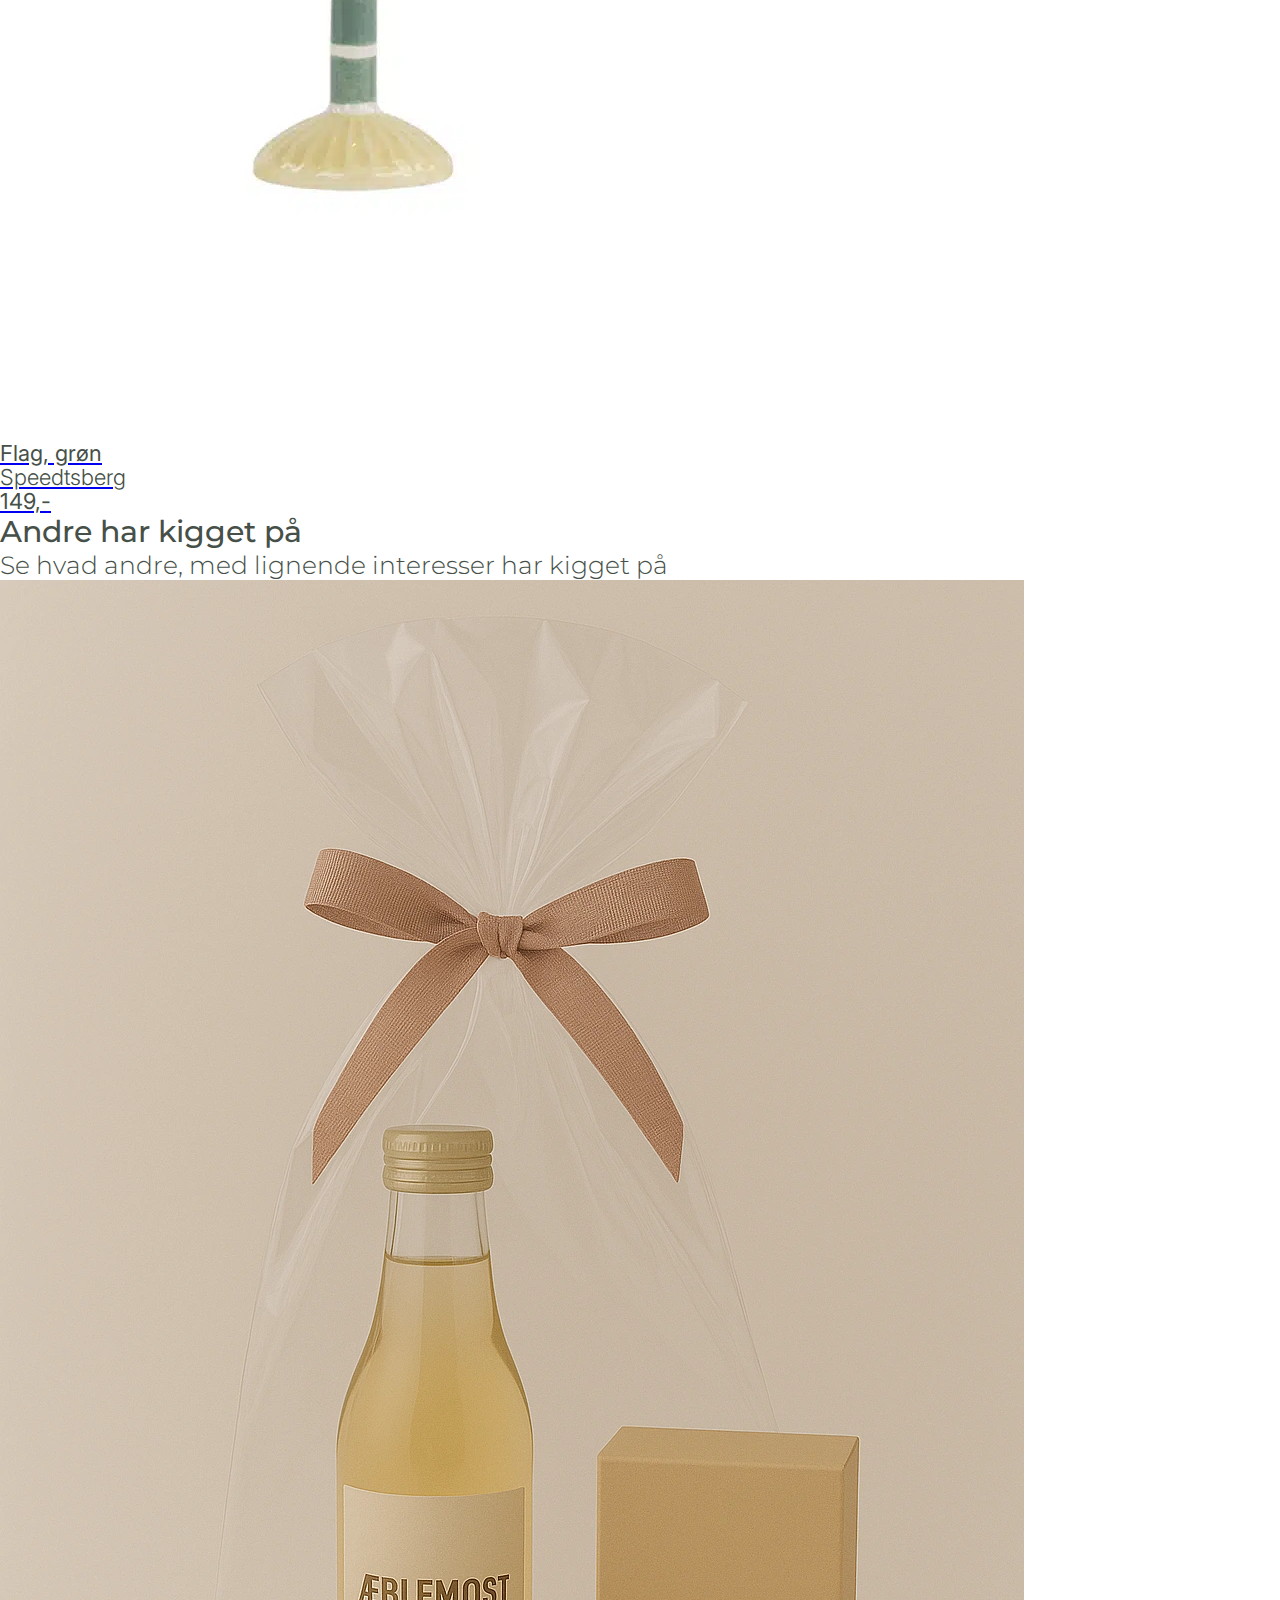
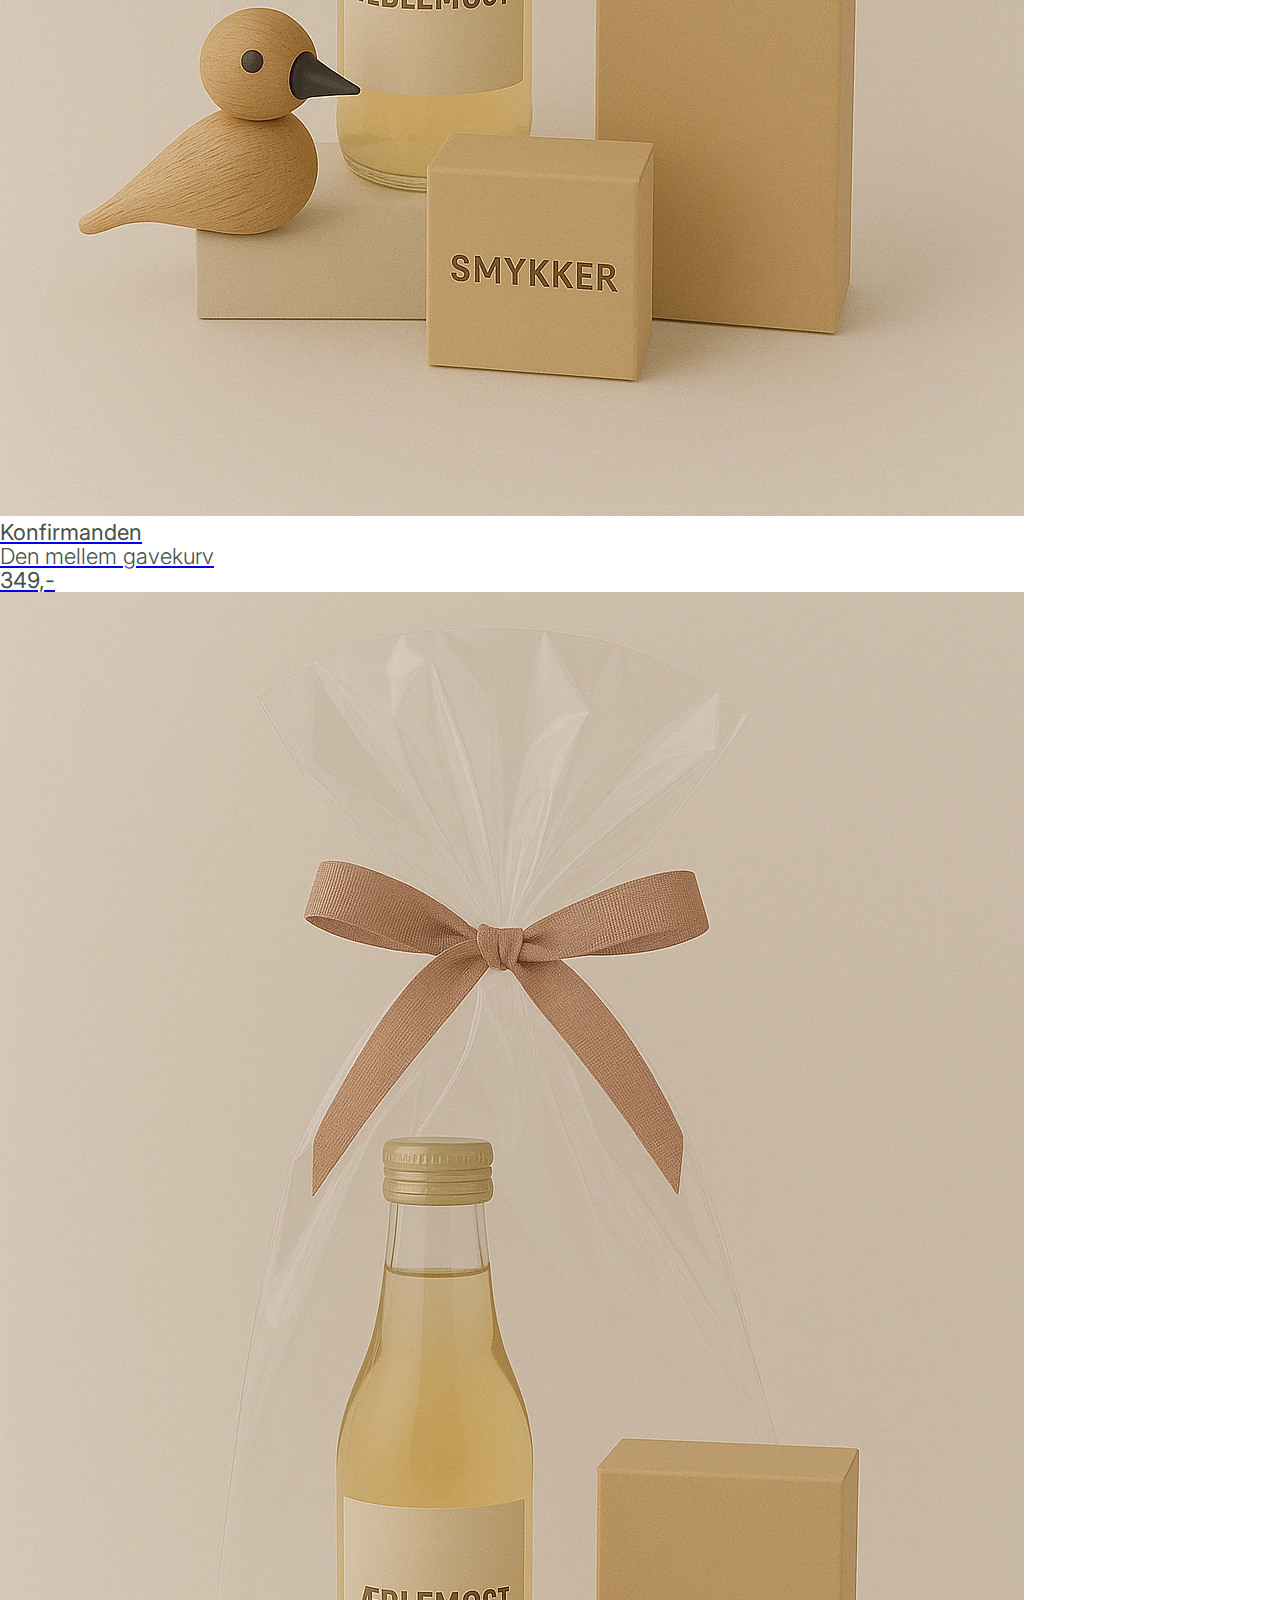
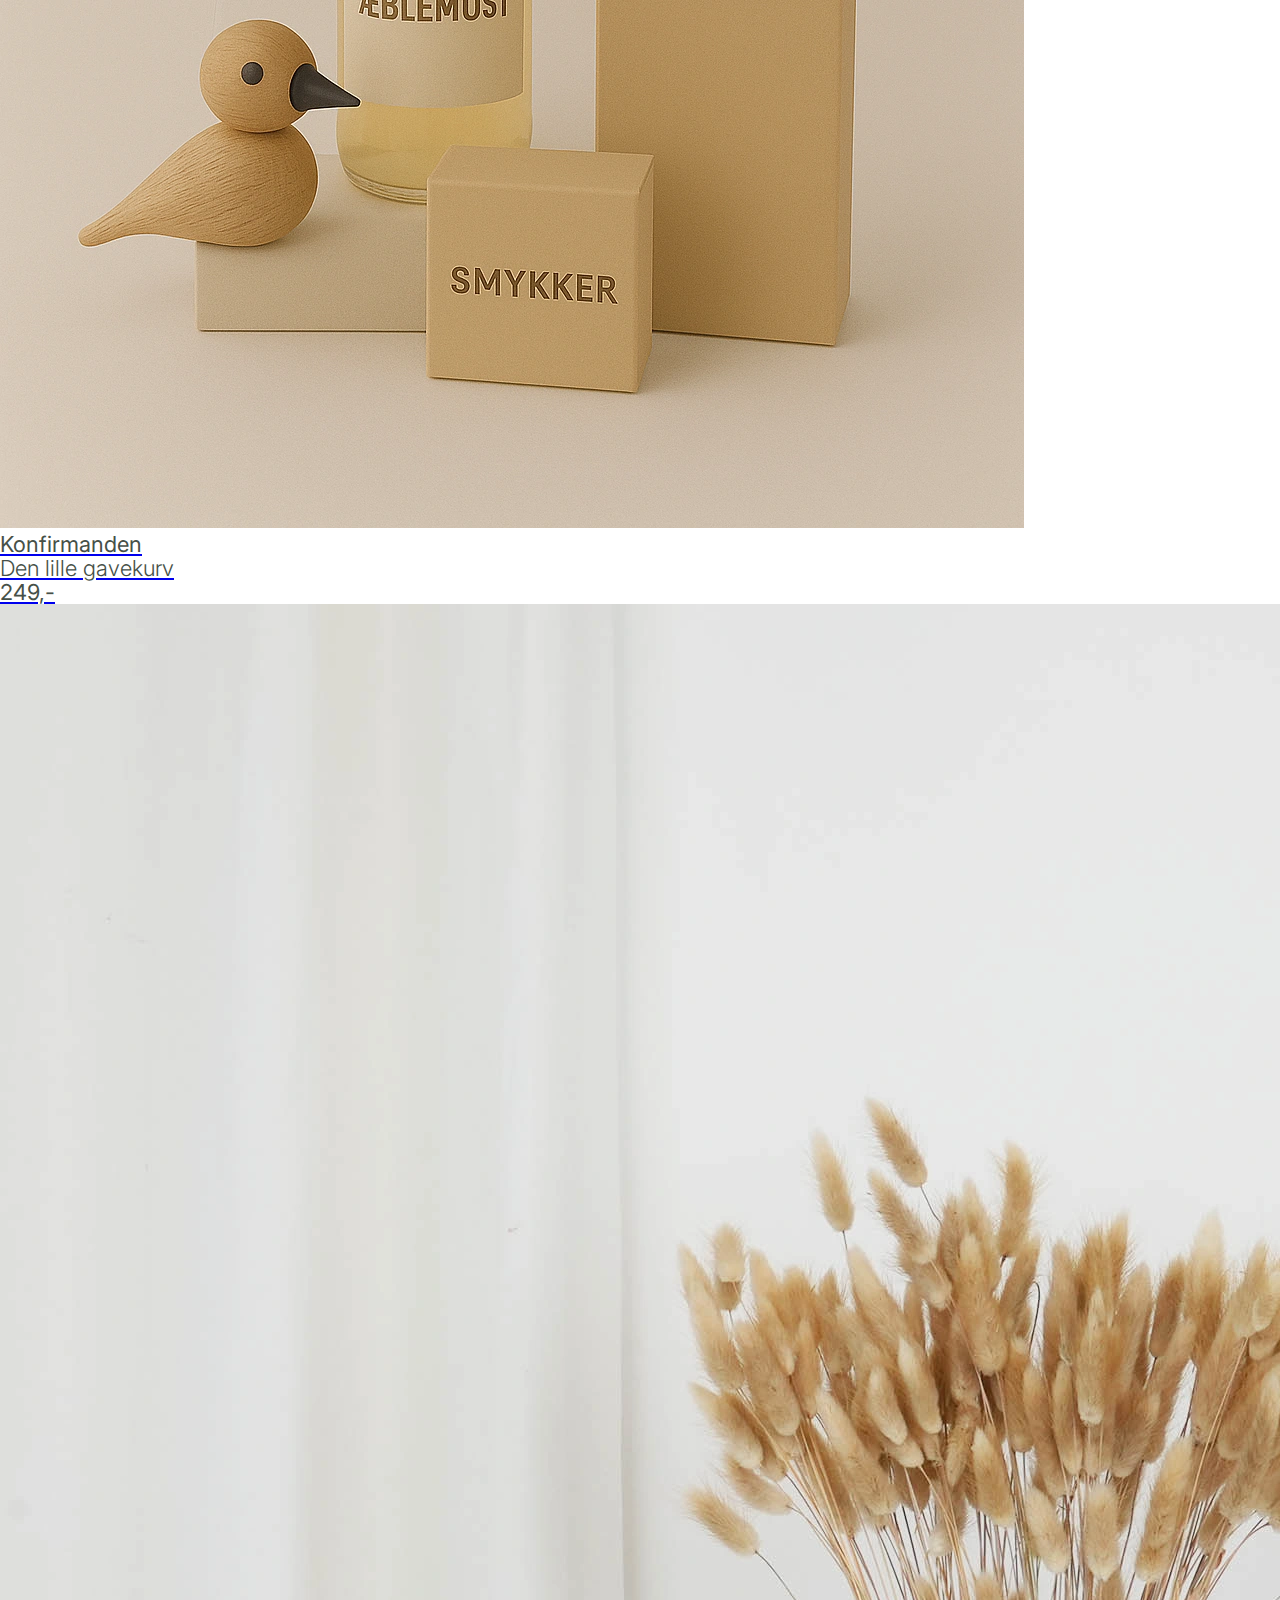
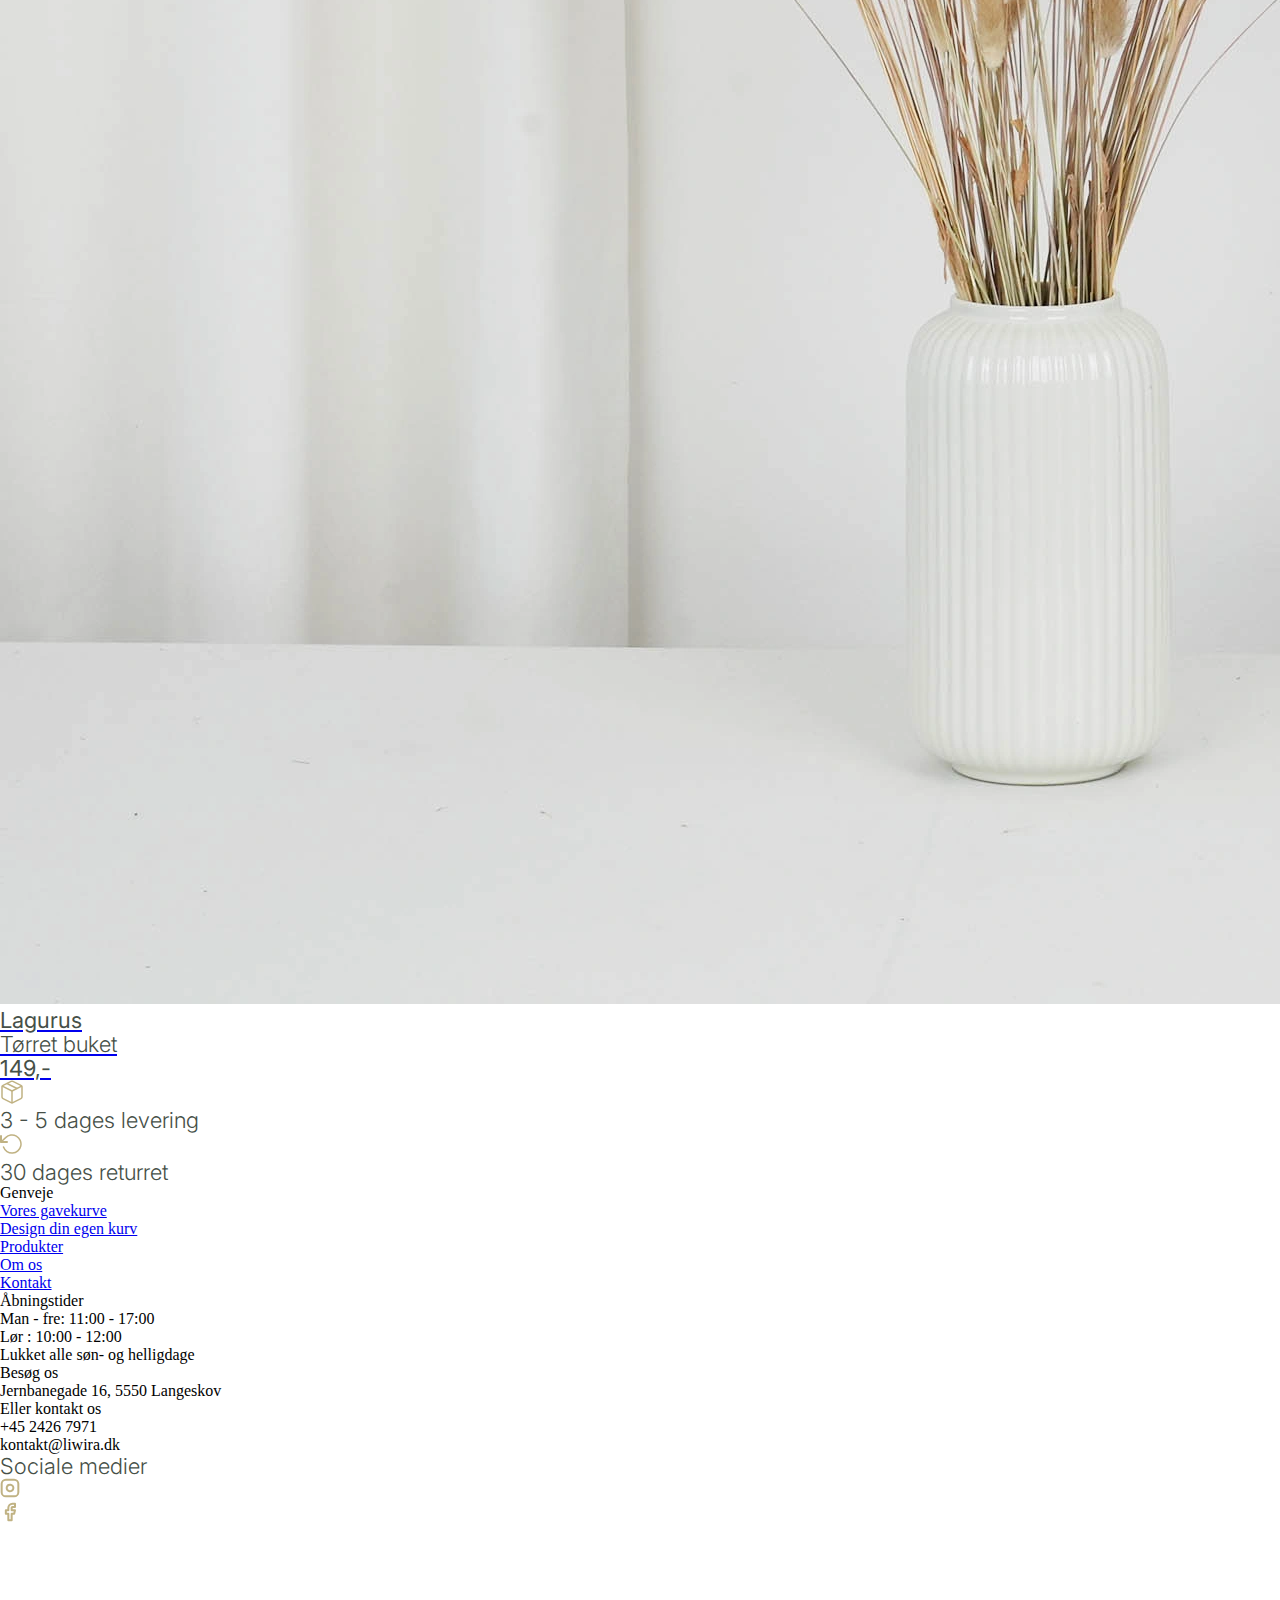
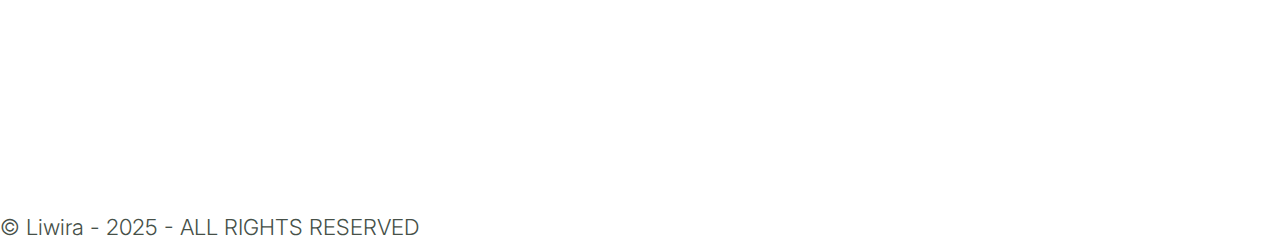
<file: category-gift-basket.html>
<!DOCTYPE html>
<html lang="da" dir="ltr">
    <head>
        <meta charset="UTF-8">
        <meta name="viewport" content="width=device-width, initial-scale=1.0">

        <!-- NAME & FAVICON -->
        <title>Liwira</title>
        <link rel="icon" type="image/x-icon" href="/images/liwira_favicon_bow.png">

        <!-- CSS & JS -->
        <script src="scripts/header.js" defer></script>
        <link rel="stylesheet" href="css/main.css">
        <link rel="stylesheet" href="css/category-gift-basket.css">
        <link rel="stylesheet" href="css/header.css">
    </head>
    
    <body>
<!-- HEADER FULL SCREEN -->
        <header id="header">
            <div class="header--flexbox">
                <a href="index.html">
                    <img class="header__logo-type" src="images/liwira_logo_type.webp" alt="liwira-logo-type">
                </a>
    
                <div id="burgermenu" class="small-header-burgermenu">
                    <a href="#"><img id="burgermenu__ikon" src="/svg-icons/burger-icon.svg" alt="burger-menu-icon"></a>
                    <a href="my-basket.html"><img class="burgermenu-icon" src="/svg-icons/heart.svg" alt="burger-menu-icon"></a>
                    <a href="my-basket.html"><img class="burgermenu-icon" src="/svg-icons/shopping-cart.svg" alt="burger-menu-icon"></a>
                    <a href="my-basket.html"><img class="burgermenu-icon" src="/svg-icons/user.svg" alt="burger-menu-icon"></a>
                    <a href="my-basket.html"><img class="burgermenu-icon" id="search__ikon" src="/svg-icons/search.svg" alt="burger-menu-icon"></a>
                </div>
            </div>
        </header>

        <!-- HEADER BURGERMENU DROPDOWN TEST-->
        <div class="burger-menu-content">
            <div id="showMenu" class="open-burger-menu">
                
                <ul class="headerlist">
                    <li class="has-dropdown" id="gavekurve-dropdown-item">
                        <a href="#" class="headerlink">Vores Gavekurve</a>
                        <ul class="dropdown" id="om-dropdown">
                            <li><a class="headerlink" href="gift-basket.html">Alle gavekurve</a></li>
                            <li><a class="headerlink" href="category.html">Konfirmanden</a></li>
                            <li><a class="headerlink" href="category.html">Bryllup</a></li>
                            <li><a class="headerlink" href="category.html">Barsel</a></li>
                            <li><a class="headerlink" href="category.html">Studenten</a></li>
                            <li><a class="headerlink" href="event.html">Fars dag</a></li>
                            <li><a class="headerlink" href="gift-basket.html">Medarbejdergaver</a></li>
                            <li><a class="headerlink" href="gift-basket.html">Fødselsdag</a></li>
                        </ul>
                    </li>
                    <li><a class="headerlink" href="build-gift-basket.html">Design din egen gavekurv</a></li>

                    <li class="has-dropdown" id="produkter-dropdown-item">
                        <a href="#" class="headerlink">Produkter</a>
                        <ul class="dropdown" id="frivillig-dropdown">
                            <li><a href="products.html" class="headerlink">Alle Produkter</a></li>
                            <li class="has-sub-dropdown">
                                <a class="headerlink" href="#">Brands</a>
                                <ul class="sub-dropdown">
                                    <li><a class="headerlink" href="product-brand.html">Meraki</a></li>
                                    <li><a class="headerlink" href="product-brand.html">Lagurus</a></li>
                                    <li><a class="headerlink" href="product-brand.html">AYA & IDA</a></li>
                                    <li><a class="headerlink" href="product-brand.html">SIRIUS</a></li>
                                    <li><a class="headerlink" href="product-brand.html">Aida</a></li>
                                    <li><a class="headerlink" href="product-brand.html">Maileg</a></li>
                                </ul>
                            </li>
                            <li class="has-sub-dropdown">
                                <a class="headerlink" href="#">Produkter</a>
                                <ul class="sub-dropdown">
                                    <li><a class="headerlink" href="products.html">Alt til børn</a></li>
                                    <li><a class="headerlink" href="products.html">Brugskunst</a></li>
                                    <li><a class="headerlink" href="products.html">Lys</a></li>
                                    <li><a class="headerlink" href="products.html">Hudpleje</a></li>
                                    <li><a class="headerlink" href="products.html">Service</a></li>
                                    <li><a class="headerlink" href="products.html">Søde sager</a></li>
                                    <li><a class="headerlink" href="products.html">Alkohol</a></li>
                                    <li><a class="headerlink" href="products.html">Drikkevarer</a></li>
                                </ul>
                            </li>  
                        </ul>
                    </li>
                    <li><a class="headerlink" href="about-us.html">Om</a></li>
                    <li><a class="headerlink" href="contact.html">Kontakt</a></li>
                </ul>
            </div>
        </div>

<!-- Header bottom menu - START -->
        <div class="header__bottom" id="headerBottom">
            <ul class="desktop-dropdown-wrapper">
                <li class="desktop-dropdown">
                    <a href="#">Vores gavekurve</a>
                    <ul class="dropdown">
                        <li><a href="gift-basket.html">Alle gavekurve</a></li>
                        <li><a href="category.html">Konfirmanden</a></li>
                        <li><a href="category.html">Bryllup</a></li>
                        <li><a href="category.html">Barsel</a></li>
                        <li><a href="category.html">Studenten</a></li>
                        <li><a href="event.html">Fars dag</a></li>
                        <li><a href="gift-basket.html">Medarbejdergaver</a></li>
                        <li><a href="gift-basket.html">Fødselsdag</a></li>
                    </ul>
                </li>

                <li><a href="build-gift-basket.html">Design din egen kurv</a></li>

                <li class="desktop-dropdown">
                    <a href="#">Produkter</a>
                    <ul class="dropdown">
                        <li><a href="products.html">Alle Produkter</a></li>
                        <li class="has-sub-dropdown">
                            <a href="#">Brands</a>
                            <ul class="sub-dropdown">
                                <li><a href="product-brand.html">Meraki</a></li>
                                <li><a href="product-brand.html">Lagurus</a></li>
                                <li><a href="product-brand.html">AYA & IDA</a></li>
                                <li><a href="product-brand.html">SIRIUS</a></li>
                                <li><a href="product-brand.html">Aida</a></li>
                                <li><a href="product-brand.html">Maileg</a></li>
                            </ul>
                        </li>
                        <li class="has-sub-dropdown">
                            <a href="#">Læs mere</a>
                            <ul class="sub-dropdown">
                                <li><a href="#">Vores værdier</a></li>
                                <li><a href="#">Bæredygtighed</a></li>
                                <li><a href="#">Produktion</a></li>
                                <li><a href="#">Teamet</a></li>
                                <li><a href="#">Presse</a></li>
                                <li><a href="#">FAQ</a></li>
                                <li><a href="#">Samarbejde</a></li>
                            </ul>
                        </li>
                    </ul>
                </li>
                <li><a href="about-us.html">Om os</a></li>
                <li><a href="contact.html">Kontakt</a></li>
            </ul>
        </div>
<!-- header bottom menu - SLUT -->   
        <div class="header__search-bar">
            <input class="header__search-bar__input" type="text" id="fname" name="fname">
            <div class="header__search-bar__icon"><img src="/svg-icons/search.svg" alt="search-icon"></div>
        </div>       


        <section class="section__category-gift product-info">
                <div class="bread-crumb-box">
                    <p class="bread-crumbs">gavekurve / konfirmanden / <span class="bread-crumbs-bold">den store gavekurv</span></p>
                </div>

            <div class="desktop-wrapper">
                <div class="section__category-gift__product-image">
                    <div class="section__category-gift__product-image--img-box">
                        <div class="section__category-gift__product-image__circles">
                            <div class="circle--current"></div>
                            <div class="circle--next"></div>
                            <div class="circle--next"></div>
                            <div class="circle--next"></div>
                        </div>
                    </div>
                </div>

                <div class="section__my-basket__info">
                    <div class="section__my-basket__info--title">
                        <div>
                            <p><span class="basket--bold">Konfirmanden</span></p>
                            <p>Den store gavekurv</p>
                        </div>
                        <div>
                            <p><span class="basket--bold">499,-</span></p>
                        </div>
                    </div>

                    <div class="section__my-basket__info--content">
                        <div class="content--flexbox">
                            <img src="/svg-icons/plus-square.svg" alt="icon-accordian-minus">
                            <p><span class="basket--bold">Om kurven</span></p>
                        </div>
                        <div class="content--flexbox">
                            <img src="/svg-icons/minus-square.svg" alt="icon-accordian-minus">
                            <p><span class="basket--bold">Indholder</span></p>
                        </div>

                        <div class="section__my-basket__info--content__wrapper">
                            <div class="section__my-basket__info--content__card">
                                <div class="content--product-image--1"></div>
                                <div class="content-container">
                                    <p class="content-name">Keramikflag</p>
                                    <p class="content-brand">Speedtsberg</p>
                                    <p class="content-amount">Antal: 1</p>
                                </div>
                            </div>
                            <div class="section__my-basket__info--content__card">
                                <div class="content--product-image--2"></div>
                                <div class="content-container">
                                    <p class="content-name">Tørret buket</p>
                                    <p class="content-brand">Lagurus</p>
                                    <p class="content-amount">Antal: 1</p>
                                </div>
                            </div>
                            <div class="section__my-basket__info--content__card">
                                <div class="content--product-image--3"></div>
                                <div class="content-container">
                                    <p class="content-name">Chokolade</p>
                                    <p class="content-brand">Summerbird</p>
                                    <p class="content-amount">Antal: 1</p>
                                </div>
                            </div>
                            <div class="section__my-basket__info--content__card">
                                <div class="content--product-image--4"></div>
                                <div class="content-container">
                                    <p class="content-name">Økologisk æblemost</p>
                                    <p class="content-brand">Naturfri</p>
                                    <p class="content-amount">Antal: 4</p>
                                </div>
                            </div>
                        </div>
                    </div>

                    <div class="section__my-basket__info--card">
                        <div class="section__my-basket__info--card__title">
                            <img src="/svg-icons/minus-square.svg" alt="Luk kort">
                            <p><span class="basket--bold">Se kort</span></p>
                        </div>
                    </div>
                    <div class="form-container">
                        <form>
                            <label class="p" for="personalized-card">Tekst på kort (max. 400 tegn)</label>
                            <textarea id="personalized-card" class="card-textarea" maxlength="400" name="personalized-card" placeholder="Her kan du ønske tillykke eller tak til en der fortjener det!"></textarea>
                        </form>
                    </div>
                    <div class="content--bottom">
                        <img src="/svg-icons/plus-square.svg" alt="icon-accordian-minus">
                        <p><span class="basket--bold">Tilføj bemærkning</span></p>
                    </div>

                    <div class="section__my-basket__info--bottom-btns">
                        <div class="section__my-basket__bottom-btns">
                            <img src="/svg-icons/heart.svg" alt="Gem i kurv">
                            <p>Gem gavekurv</p>
                        </div>
                        <div class="section__my-basket__bottom-btns">
                            <img src="/svg-icons/shopping-cart.svg" alt="Tilføj til kurv">
                            <p>Tilføj til kurven</p>
                        </div>
                    </div>
                </div>
            </div>
        </section>

        <section class="section__giftbasket-wrapper">
            <div class="section__giftbasket">
                <div class="section__giftbasket--titles">
                    <h2>Måske du er interesseret i </h2>
                    <h3>Se lignende varer</h3>
                </div>
                <div class="section__giftbasket--cards">
                    <a href="gift-basket.html" class="section__giftbasket--one">
                        <img src="../generated_images/konfirmand_stor.webp" alt="Mellem gavekurv med æblemost, smykke, lille træfugl og chokolade">
                        <div class="section__giftbasket--one__text-box">
                            <p><b>Konfirmanden</b></p>
                            <p>Den mellem gavekurv</p>
                            <p><b>499,-</b></p>
                        </div>
                    </a>
                    <div class="section__giftbasket--two">
                        <a href="gift-basket.html" class="section__giftbasket--small">
                            <img src="../generated_images/konfirmand_mellem.webp" alt="Lille gavekurv med æblemost, smykke, lille træfugl og chokolade">
                            <div class="section__giftbasket--two__text-box">
                                <p><b>Konfirmanden</b></p>
                                <p>Den lille gavekurv</p>
                                <p><b>349,-</b></p>
                            </div>
                        </a>
                        <a href="gift-basket.html" class="section__giftbasket--small">
                            <img src="./product_images/speedtsberg_flag.webp" alt="keramik-flag">
                            <div class="section__giftbasket--two__text-box">
                                <p><b>Flag, grøn</b></p>
                                <p>Speedtsberg</p>
                                <p><b>149,-</b></p>
                            </div>
                        </a>
                    </div>
                </div>
            </div>
        </section>

        <section class="section__giftbasket-wrapper">
            <div class="section__giftbasket">
                <div class="section__giftbasket--titles">
                    <h2>Andre har kigget på</h2>
                    <h3>Se hvad andre, med lignende interesser har kigget på</h3>
                </div>
                <div class="section__giftbasket--cards">
                    <a href="gift-basket.html" class="section__giftbasket--one">
                        <img src="../generated_images/konfirmand_mellem.webp" alt="Mellem gavekurv med æblemost, smykke, lille træfugl og chokolade">
                        <div class="section__giftbasket--one__text-box">
                            <p><b>Konfirmanden</b></p>
                            <p>Den mellem gavekurv</p>
                            <p><b>349,-</b></p>
                        </div>
                    </a>
                    <div class="section__giftbasket--two">
                        <a href="gift-basket.html" class="section__giftbasket--small">
                            <img src="../generated_images/konfirmand_mellem.webp" alt="Lille gavekurv med æblemost, smykke, lille træfugl og chokolade">
                            <div class="section__giftbasket--two__text-box">
                                <p><b>Konfirmanden</b></p>
                                <p>Den lille gavekurv</p>
                                <p><b>249,-</b></p>
                            </div>
                        </a>
                        <a href="gift-basket.html" class="section__giftbasket--small">
                            <img src="./product_images/lagurus_buket.webp" alt="tørret-buket-blomster">
                            <div class="section__giftbasket--two__text-box">
                                <p><b>Lagurus</b></p>
                                <p>Tørret buket</p>
                                <p><b>149,-</b></p>
                            </div>
                        </a>
                    </div>
                </div>
            </div>
        </section>

        <footer>
            <div class="footer__top">
                <div class="footer__top__icon">
                    <img class="footer__top__icon-img" src="/svg-icons/package.svg" alt="shipping-box-icon">
                    <p class="footer__top__icon-text">3 - 5 dages levering</p>
                </div>
                <div class="footer__top__icon">
                    <img class="footer__top__icon-img" src="/svg-icons/return.svg" alt="return-icon">
                    <p class="footer__top__icon-text">30 dages returret</p>
                </div> 
            </div>
            <div class="footer__bottom">
                <div class="footer__bottom__wrapper">
                    <ul class="footer__bottom__info-box">
                        <li><span class="footer__bottom__text--bolder">Genveje</span></li>
                        <li><a href="gift-basket.html">Vores gavekurve</a></li>
                        <li><a href="build-gift-basket.html">Design din egen kurv</a></li>
                        <li><a href="products.html">Produkter</a></li>
                        <li><a href="about-us.html">Om os</a></li>
                        <li><a href="contact.html">Kontakt</a></li>
                    </ul>

                    <ul class="footer__bottom__info-box">
                        <li><span class="footer__bottom__text--bolder">Åbningstider</span></li>
                        <li>Man - fre: 11:00 - 17:00</li>
                        <li>Lør : 10:00 - 12:00 </li>
                        <li>Lukket alle søn- og helligdage</li>
                    </ul>

                    <ul class="footer__bottom__info-box">
                        <li><span class="footer__bottom__text--bolder">Besøg os</span></li>
                        <li>Jernbanegade 16, 5550 Langeskov </li>
                        <li><span class="footer__bottom__text--bolder">Eller kontakt os</span></li>
                        <li>+45 2426 7971</li>
                        <li>kontakt@liwira.dk</li>
                    </ul>

                    <div class="footer__bottom__icons">
                        <p><span class="footer__bottom__text--bolder">Sociale medier</span></p>
                        <div class="footer__bottom__icons-wrapper">
                            <div class="footer__bottom__icons-img"><img src="/svg-icons/instagram.svg" alt="some-icon-instagram"></div>
                            <div class="footer__bottom__icons-img--facebook"><img src="/svg-icons/facebook.svg" alt="some-icon-facebook"></div>
                        </div>
                    </div>
                </div>
                <div class="footer__bottom__logo">
                    <img src="images/liwira_vectorized_logo_v2.webp" alt="liwira-big-footer-logo">
                </div>
            </div>
            <div class="footer__bottom__copyright-section">
                <p>&copy; Liwira - 2025 - ALL RIGHTS RESERVED</p>
            </div>
        </footer>
    </body>
</html>
</file>
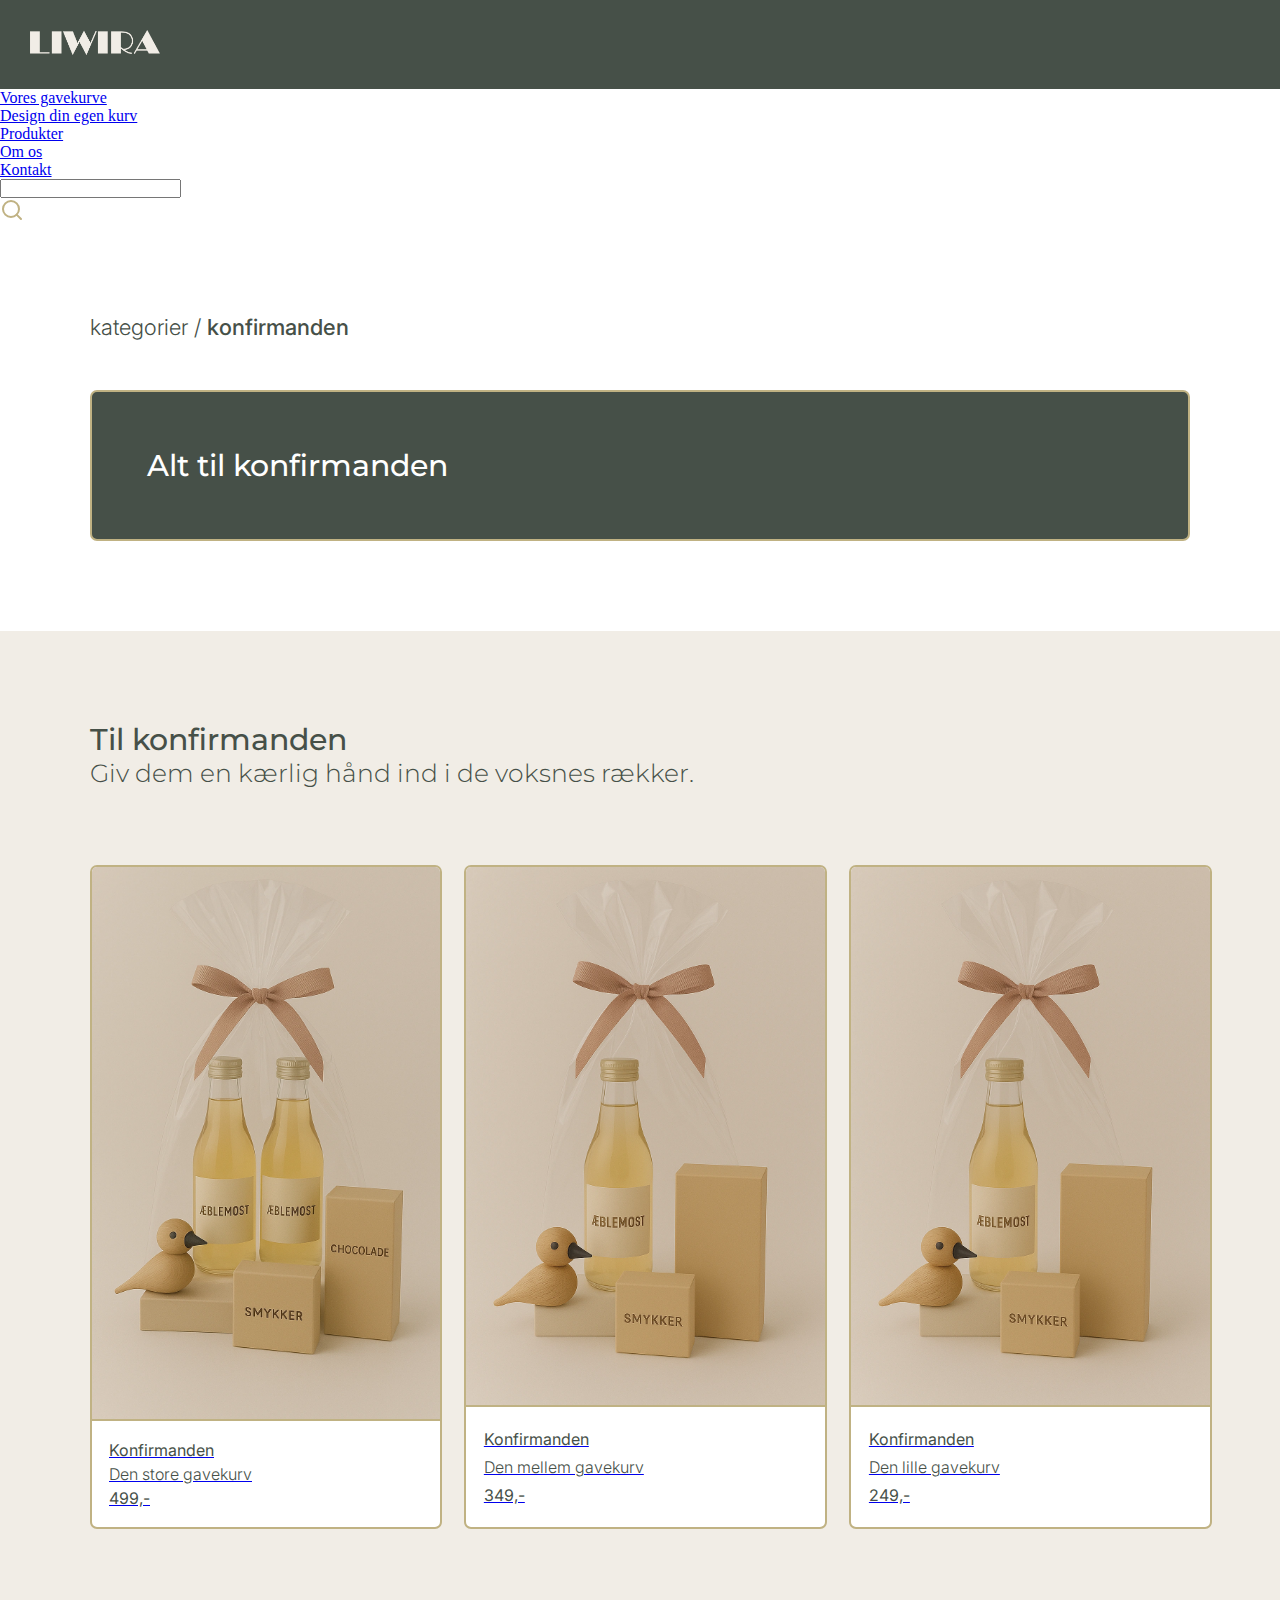
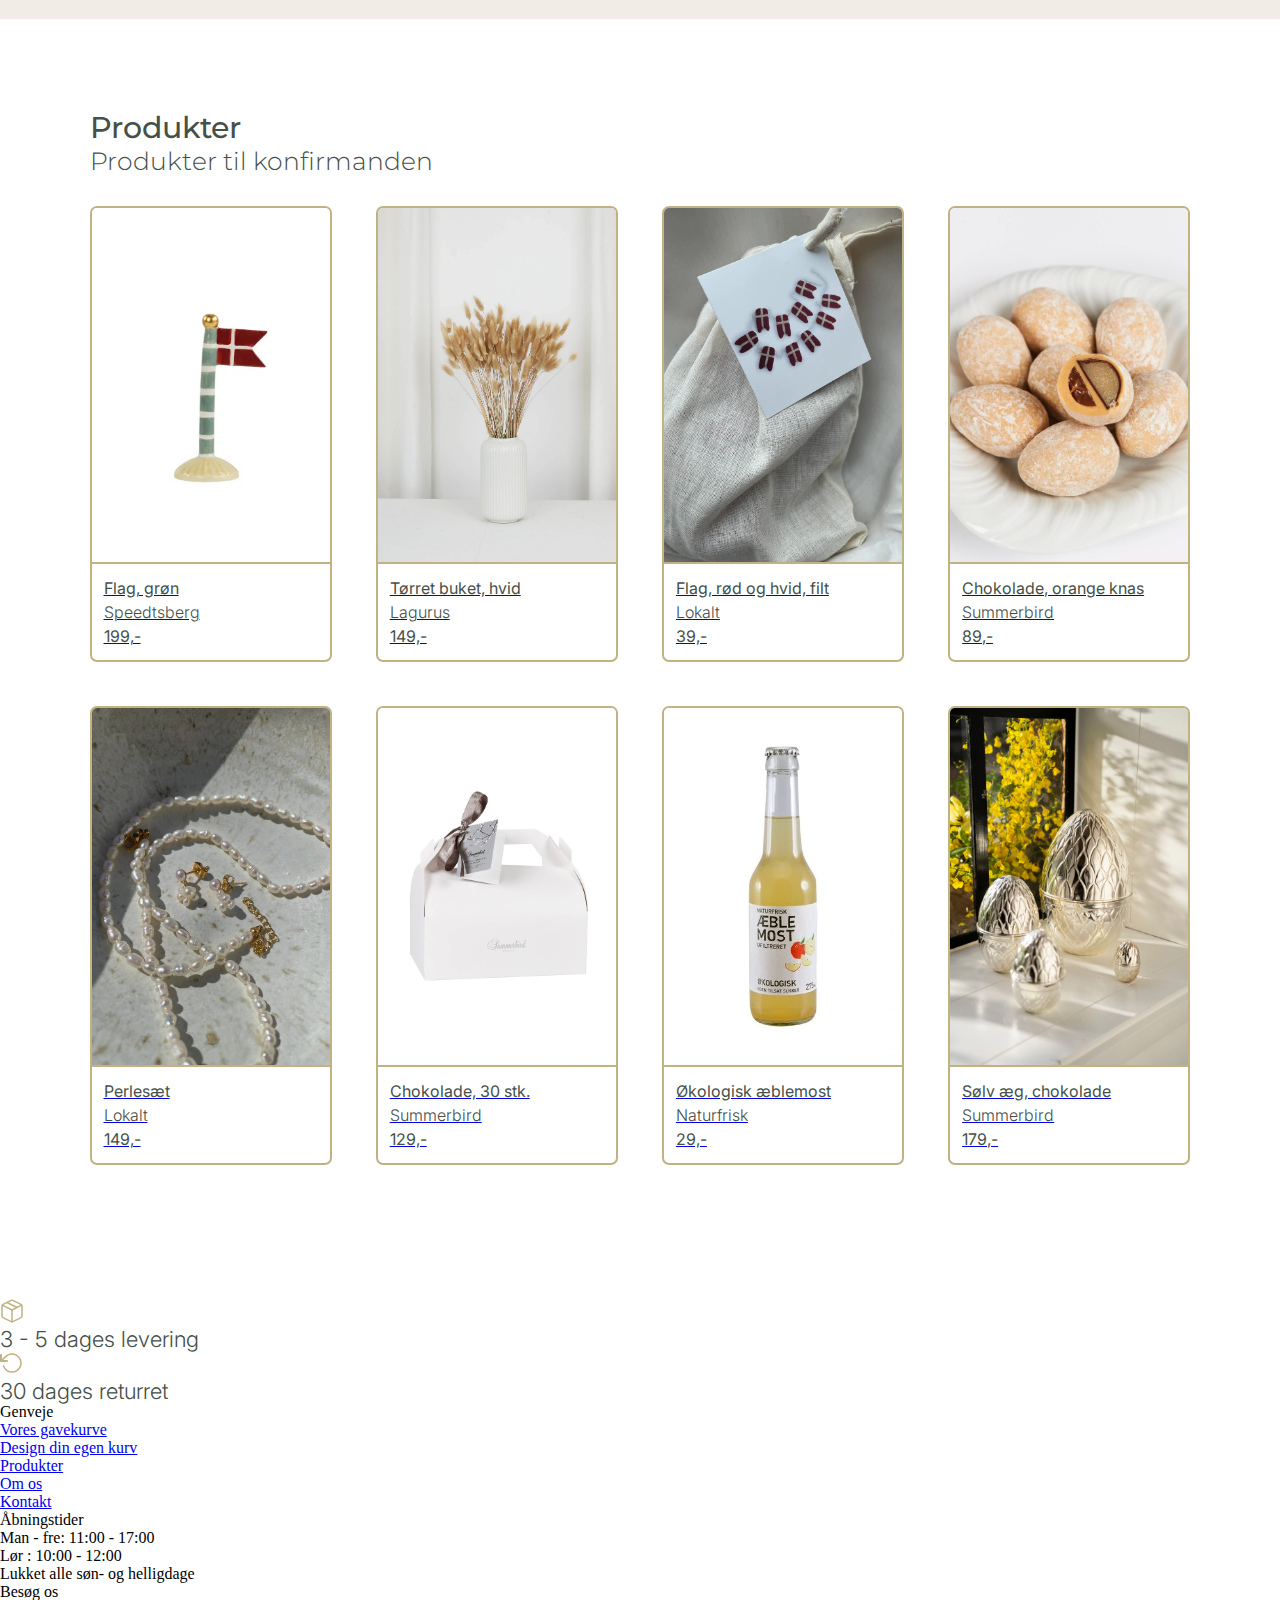
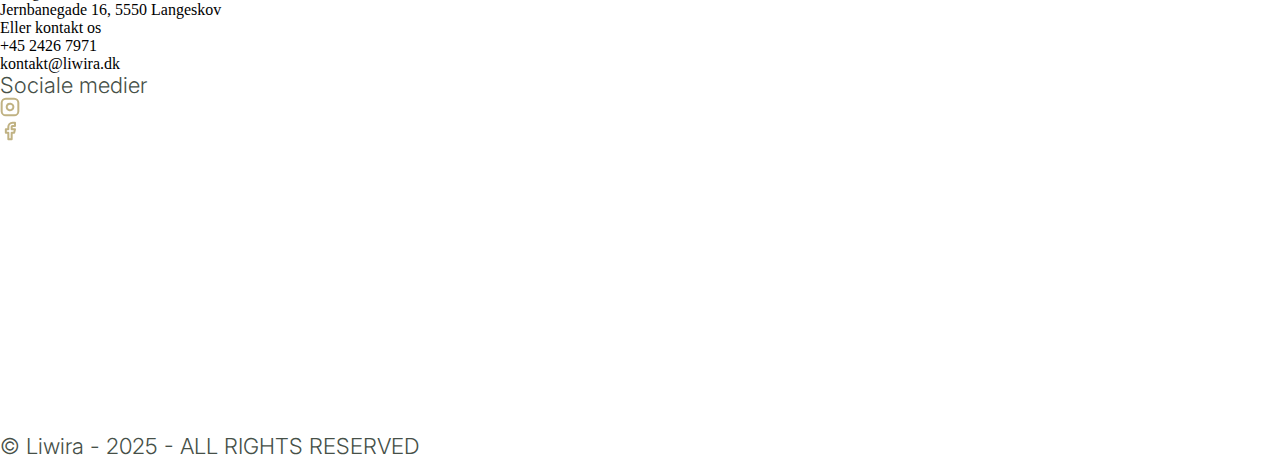
<file: category.html>
<!DOCTYPE html>
<html lang="da" dir="ltr">
    <head>
        <meta charset="UTF-8">
        <meta name="viewport" content="width=device-width, initial-scale=1.0">

        <!-- NAME & FAVICON -->
        <title>Liwira</title>
        <link rel="icon" type="image/x-icon" href="/images/liwira_favicon_bow.png">

        <!-- CSS & JS -->
        <script src="scripts/header.js" defer></script>
        <link rel="stylesheet" href="css/main.css">
        <link rel="stylesheet" href="css/category.css">
        <link rel="stylesheet" href="css/header.css">
    </head>
    
    <body>
<!-- HEADER FULL SCREEN -->
        <header id="header">
            <div class="header--flexbox">
                <a href="index.html">
                    <img class="header__logo-type" src="images/liwira_logo_type.webp" alt="liwira-logo-type">
                </a>
    
                <div id="burgermenu" class="small-header-burgermenu">
                    <a href="#"><img id="burgermenu__ikon" src="/svg-icons/burger-icon.svg" alt="burger-menu-icon"></a>
                    <a href="my-basket.html"><img class="burgermenu-icon" src="/svg-icons/heart.svg" alt="burger-menu-icon"></a>
                    <a href="my-basket.html"><img class="burgermenu-icon" src="/svg-icons/shopping-cart.svg" alt="burger-menu-icon"></a>
                    <a href="my-basket.html"><img class="burgermenu-icon" src="/svg-icons/user.svg" alt="burger-menu-icon"></a>
                    <a href="my-basket.html"><img class="burgermenu-icon" id="search__ikon" src="/svg-icons/search.svg" alt="burger-menu-icon"></a>
                </div>
            </div>
        </header>

        <!-- HEADER BURGERMENU DROPDOWN TEST-->
        <div class="burger-menu-content">
            <div id="showMenu" class="open-burger-menu">
                
                <ul class="headerlist">
                    <li class="has-dropdown" id="gavekurve-dropdown-item">
                        <a href="#" class="headerlink">Vores Gavekurve</a>
                        <ul class="dropdown" id="om-dropdown">
                            <li><a class="headerlink" href="gift-basket.html">Alle gavekurve</a></li>
                            <li><a class="headerlink" href="category.html">Konfirmanden</a></li>
                            <li><a class="headerlink" href="category.html">Bryllup</a></li>
                            <li><a class="headerlink" href="category.html">Barsel</a></li>
                            <li><a class="headerlink" href="category.html">Studenten</a></li>
                            <li><a class="headerlink" href="event.html">Fars dag</a></li>
                            <li><a class="headerlink" href="gift-basket.html">Medarbejdergaver</a></li>
                            <li><a class="headerlink" href="gift-basket.html">Fødselsdag</a></li>
                        </ul>
                    </li>
                    <li><a class="headerlink" href="build-gift-basket.html">Design din egen gavekurv</a></li>

                    <li class="has-dropdown" id="produkter-dropdown-item">
                        <a href="#" class="headerlink">Produkter</a>
                        <ul class="dropdown" id="frivillig-dropdown">
                            <li><a href="products.html" class="headerlink">Alle Produkter</a></li>
                            <li class="has-sub-dropdown">
                                <a class="headerlink" href="#">Brands</a>
                                <ul class="sub-dropdown">
                                    <li><a class="headerlink" href="product-brand.html">Meraki</a></li>
                                    <li><a class="headerlink" href="product-brand.html">Lagurus</a></li>
                                    <li><a class="headerlink" href="product-brand.html">AYA & IDA</a></li>
                                    <li><a class="headerlink" href="product-brand.html">SIRIUS</a></li>
                                    <li><a class="headerlink" href="product-brand.html">Aida</a></li>
                                    <li><a class="headerlink" href="product-brand.html">Maileg</a></li>
                                </ul>
                            </li>
                            <li class="has-sub-dropdown">
                                <a class="headerlink" href="#">Produkter</a>
                                <ul class="sub-dropdown">
                                    <li><a class="headerlink" href="products.html">Alt til børn</a></li>
                                    <li><a class="headerlink" href="products.html">Brugskunst</a></li>
                                    <li><a class="headerlink" href="products.html">Lys</a></li>
                                    <li><a class="headerlink" href="products.html">Hudpleje</a></li>
                                    <li><a class="headerlink" href="products.html">Service</a></li>
                                    <li><a class="headerlink" href="products.html">Søde sager</a></li>
                                    <li><a class="headerlink" href="products.html">Alkohol</a></li>
                                    <li><a class="headerlink" href="products.html">Drikkevarer</a></li>
                                </ul>
                            </li>  
                        </ul>
                    </li>
                    <li><a class="headerlink" href="about-us.html">Om</a></li>
                    <li><a class="headerlink" href="contact.html">Kontakt</a></li>
                </ul>
            </div>
        </div>

<!-- Header bottom menu - START -->
        <div class="header__bottom" id="headerBottom">
            <ul class="desktop-dropdown-wrapper">
                <li class="desktop-dropdown">
                    <a href="#">Vores gavekurve</a>
                    <ul class="dropdown">
                        <li><a href="gift-basket.html">Alle gavekurve</a></li>
                        <li><a href="category.html">Konfirmanden</a></li>
                        <li><a href="category.html">Bryllup</a></li>
                        <li><a href="category.html">Barsel</a></li>
                        <li><a href="category.html">Studenten</a></li>
                        <li><a href="event.html">Fars dag</a></li>
                        <li><a href="gift-basket.html">Medarbejdergaver</a></li>
                        <li><a href="gift-basket.html">Fødselsdag</a></li>
                    </ul>
                </li>

                <li><a href="build-gift-basket.html">Design din egen kurv</a></li>

                <li class="desktop-dropdown">
                    <a href="#">Produkter</a>
                    <ul class="dropdown">
                        <li><a href="products.html">Alle Produkter</a></li>
                        <li class="has-sub-dropdown">
                            <a href="#">Brands</a>
                            <ul class="sub-dropdown">
                                <li><a href="product-brand.html">Meraki</a></li>
                                <li><a href="product-brand.html">Lagurus</a></li>
                                <li><a href="product-brand.html">AYA & IDA</a></li>
                                <li><a href="product-brand.html">SIRIUS</a></li>
                                <li><a href="product-brand.html">Aida</a></li>
                                <li><a href="product-brand.html">Maileg</a></li>
                            </ul>
                        </li>
                        <li class="has-sub-dropdown">
                            <a href="#">Læs mere</a>
                            <ul class="sub-dropdown">
                                <li><a href="#">Vores værdier</a></li>
                                <li><a href="#">Bæredygtighed</a></li>
                                <li><a href="#">Produktion</a></li>
                                <li><a href="#">Teamet</a></li>
                                <li><a href="#">Presse</a></li>
                                <li><a href="#">FAQ</a></li>
                                <li><a href="#">Samarbejde</a></li>
                            </ul>
                        </li>
                    </ul>
                </li>
                <li><a href="about-us.html">Om os</a></li>
                <li><a href="contact.html">Kontakt</a></li>
            </ul>
        </div>
<!-- header bottom menu - SLUT -->   
        <div class="header__search-bar">
            <input class="header__search-bar__input" type="text" id="fname" name="fname">
            <div class="header__search-bar__icon"><img src="/svg-icons/search.svg" alt="search-icon"></div>
        </div>       


        <div class="bread-crumb-box">
            <p class="bread-crumbs">kategorier / <span class="bread-crumbs-bold">konfirmanden</span></p>
        </div>

        <section class="section-3__category category">
            <h2 class="section-5__info-box__heading category">Alt til konfirmanden</h2>
        </section>

        <section class="section__giftbasket-wrapper">
            <div class="section__giftbasket">
                <div class="section__giftbasket--titles">
                    <h2>Til konfirmanden</h2>
                    <h3>Giv dem en kærlig hånd ind i de voksnes rækker.</h3>
                </div>
                <div class="section__giftbasket--cards">
                    <a href="category-gift-basket.html" class="section__giftbasket--one">
                        <img src="../generated_images/konfirmand_stor.webp" alt="Stor gavekurv med æblemost, smykke, lille træfugl og chokolade">
                        <div class="section__giftbasket--one__text-box">
                            <p><b>Konfirmanden</b></p>
                            <p>Den store gavekurv</p>
                            <p><b>499,-</b></p>
                        </div>
                    </a>
                    <div class="section__giftbasket--two">
                        <a href="category-gift-basket.html" class="section__giftbasket--small">
                            <img src="../generated_images/konfirmand_mellem.webp" alt="Mellem gavekurv med æblemost, smykke, lille træfugl og chokolade">
                            <div class="section__giftbasket--two__text-box">
                                <p><b>Konfirmanden</b></p>
                                <p>Den mellem gavekurv</p>
                                <p><b>349,-</b></p>
                            </div>
                        </a>
                        <a href="category-gift-basket.html" class="section__giftbasket--small">
                            <img src="../generated_images/konfirmand_mellem.webp" alt="Lille gavekurv med æblemost, smykke, lille træfugl og chokolade">
                            <div class="section__giftbasket--two__text-box">
                                <p><b>Konfirmanden</b></p>
                                <p>Den lille gavekurv</p>
                                <p><b>249,-</b></p>
                            </div>
                        </a>
                    </div>
                </div>
            </div>
        </section>

        <section class="section-3__category__products">
            <div class="section-3__category__products-wrapper">
                <div class="section-3__category__products-titles">
                    <h2>Produkter</h2>
                    <h3>Produkter til konfirmanden</h3>
                </div>
                <div class="section-3__category__products-list-wrapper">
                    <a href="product-information.html" class="section__giftbasket--product">
                        <img src="../product_images/speedtsberg_flag.webp" alt="Lille, dansk bordflag med grøn stilk, lavet i keramik">
                        <div class="section__giftbasket--product__text-box">
                            <p><b>Flag, grøn</b></p>
                            <p>Speedtsberg</p>
                            <p><b>199,-</b></p>
                        </div>
                    </a>
                    <a href="product-information.html" class="section__giftbasket--product">
                        <img src="../product_images/lagurus_buket.webp" alt="Tørret buket med hvid baggrund og hvid vase">
                        <div class="section__giftbasket--product__text-box">
                            <p><b>Tørret buket, hvid</b></p>
                            <p>Lagurus</p>
                            <p><b>149,-</b></p>
                        </div>
                    </a>
                    <a href="product-information.html" class="section__giftbasket--product">
                        <img src="../product_images/flit_flag.webp" alt="Lille hvid pose, med filt flag i">
                        <div class="section__giftbasket--product__text-box">
                            <p><b>Flag, rød og hvid, filt</b></p>
                            <p>Lokalt</p>
                            <p><b>39,-</b></p>
                        </div>
                    </a>
                    <a href="product-information.html" class="section__giftbasket--product">
                        <img src="../product_images/summerbird_orange.webp" alt="Hvid tallerken med chokolade med orange knas">
                        <div class="section__giftbasket--product__text-box">
                            <p><b>Chokolade, orange knas</b></p>
                            <p>Summerbird</p>
                            <p><b>89,-</b></p>
                        </div>
                    </a>
                    <a href="product-information.html" class="section__giftbasket--product">
                        <img src="../product_images/perlesaet.webp" alt="Hvid perlekæde og øreringe, der ligger på marmorplade">
                        <div class="section__giftbasket--product__text-box">
                            <p><b>Perlesæt</b></p>
                            <p>Lokalt</p>
                            <p><b>149,-</b></p>
                        </div>
                    </a>
                    <a href="product-information.html" class="section__giftbasket--product">
                        <img src="../product_images/summerbird_stor.webp" alt="Hvid æske med chokolade i">
                        <div class="section__giftbasket--product__text-box">
                            <p><b>Chokolade, 30 stk.</b></p>
                            <p>Summerbird</p>
                            <p><b>129,-</b></p>
                        </div>
                    </a>
                    <a href="product-information.html" class="section__giftbasket--product">
                        <img src="../product_images/most_naturfri.webp" alt="Glasflaske med økologisk æblemost i">
                        <div class="section__giftbasket--product__text-box">
                            <p><b>Økologisk æblemost</b></p>
                            <p>Naturfrisk</p>
                            <p><b>29,-</b></p>
                        </div>
                    </a>
                    <a href="product-information.html" class="section__giftbasket--product">
                        <img src="../product_images/summerbird_soelv.webp" alt="Sølvæg i fire forskellige størrelser">
                        <div class="section__giftbasket--product__text-box">
                            <p><b>Sølv æg, chokolade</b></p>
                            <p>Summerbird</p>
                            <p><b>179,-</b></p>
                        </div>
                    </a>
                </div>
            </div>
        </section>


        <footer>
            <div class="footer__top">
                <div class="footer__top__icon">
                    <img class="footer__top__icon-img" src="/svg-icons/package.svg" alt="shipping-box-icon">
                    <p class="footer__top__icon-text">3 - 5 dages levering</p>
                </div>
                <div class="footer__top__icon">
                    <img class="footer__top__icon-img" src="/svg-icons/return.svg" alt="return-icon">
                    <p class="footer__top__icon-text">30 dages returret</p>
                </div> 
            </div>
            <div class="footer__bottom">
                <div class="footer__bottom__wrapper">
                    <ul class="footer__bottom__info-box">
                        <li><span class="footer__bottom__text--bolder">Genveje</span></li>
                        <li><a href="gift-basket.html">Vores gavekurve</a></li>
                        <li><a href="build-gift-basket.html">Design din egen kurv</a></li>
                        <li><a href="products.html">Produkter</a></li>
                        <li><a href="about-us.html">Om os</a></li>
                        <li><a href="contact.html">Kontakt</a></li>
                    </ul>

                    <ul class="footer__bottom__info-box">
                        <li><span class="footer__bottom__text--bolder">Åbningstider</span></li>
                        <li>Man - fre: 11:00 - 17:00</li>
                        <li>Lør : 10:00 - 12:00 </li>
                        <li>Lukket alle søn- og helligdage</li>
                    </ul>

                    <ul class="footer__bottom__info-box">
                        <li><span class="footer__bottom__text--bolder">Besøg os</span></li>
                        <li>Jernbanegade 16, 5550 Langeskov </li>
                        <li><span class="footer__bottom__text--bolder">Eller kontakt os</span></li>
                        <li>+45 2426 7971</li>
                        <li>kontakt@liwira.dk</li>
                    </ul>

                    <div class="footer__bottom__icons">
                        <p><span class="footer__bottom__text--bolder">Sociale medier</span></p>
                        <div class="footer__bottom__icons-wrapper">
                            <div class="footer__bottom__icons-img"><img src="/svg-icons/instagram.svg" alt="some-icon-instagram"></div>
                            <div class="footer__bottom__icons-img--facebook"><img src="/svg-icons/facebook.svg" alt="some-icon-facebook"></div>
                        </div>
                    </div>
                </div>
                <div class="footer__bottom__logo">
                    <img src="images/liwira_vectorized_logo_v2.webp" alt="liwira-big-footer-logo">
                </div>
            </div>
            <div class="footer__bottom__copyright-section">
                <p>&copy; Liwira - 2025 - ALL RIGHTS RESERVED</p>
            </div>
        </footer>
    </body>
</html>
</file>
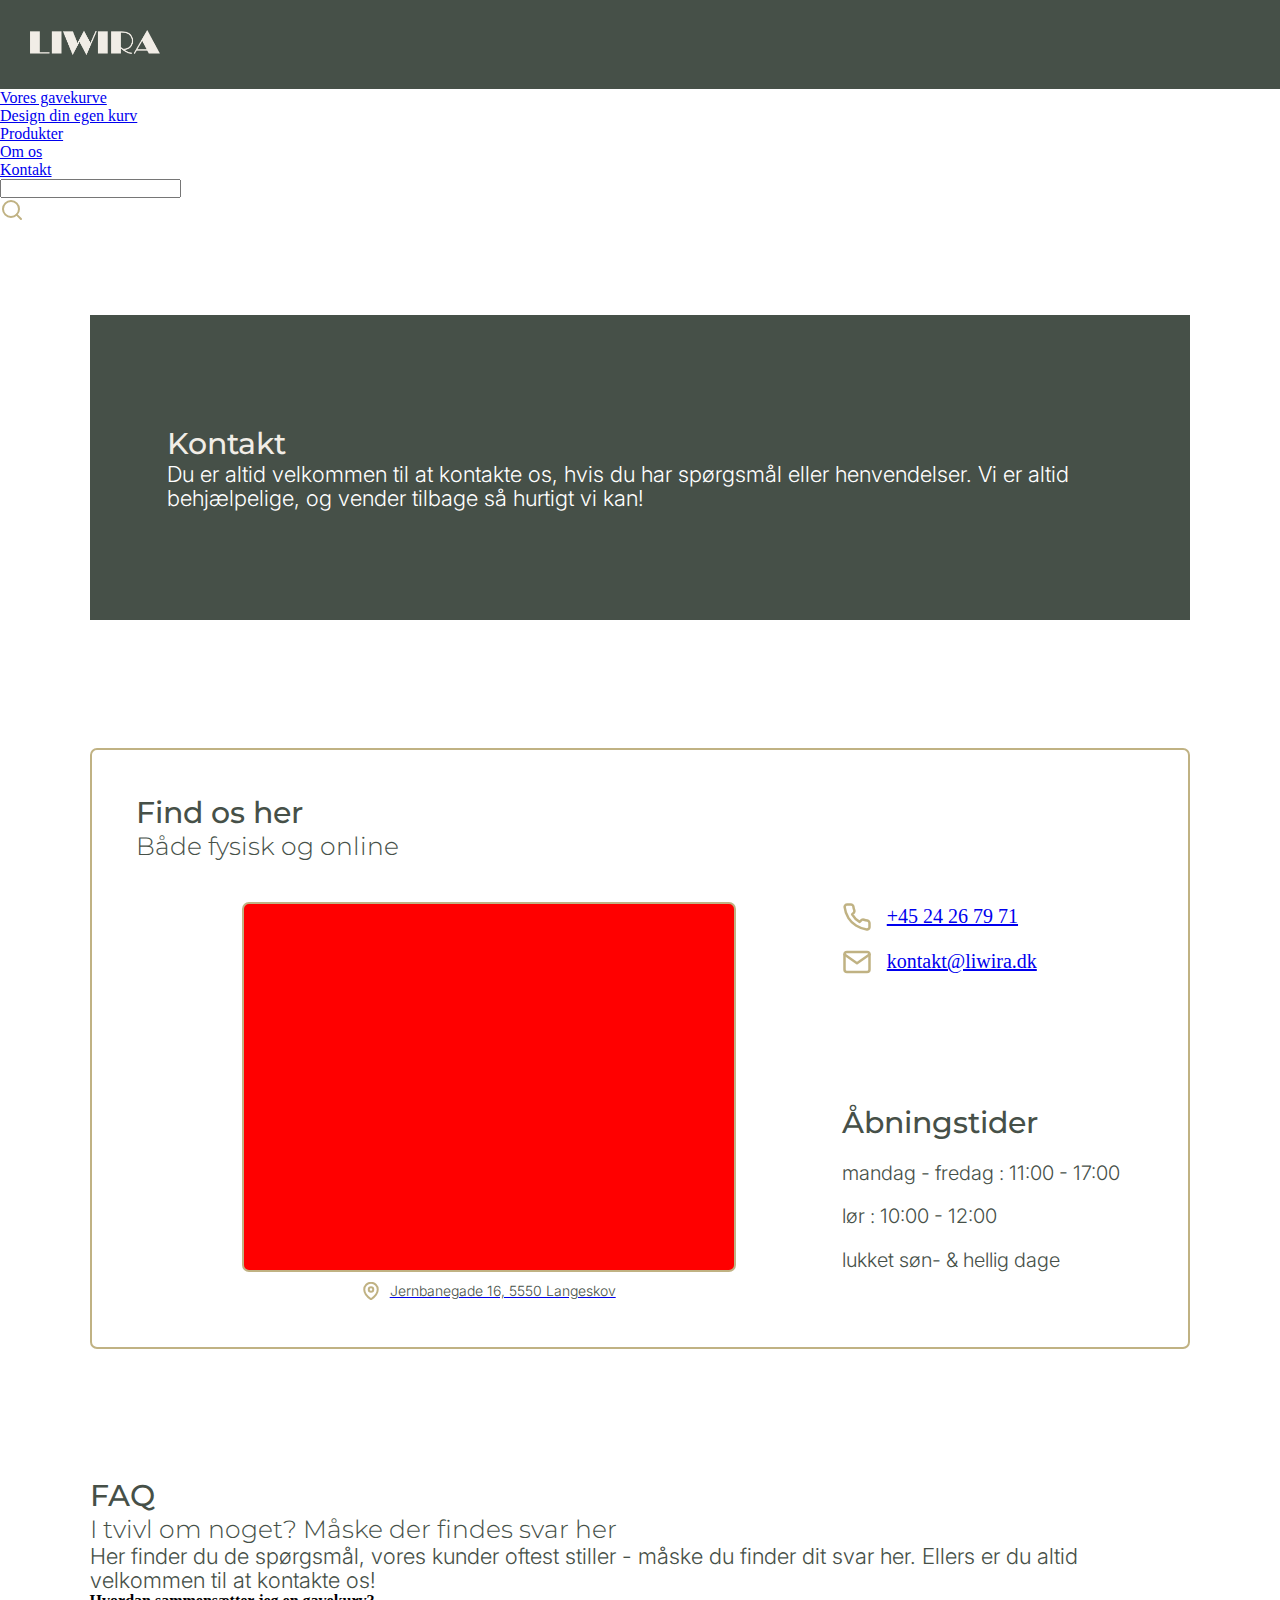
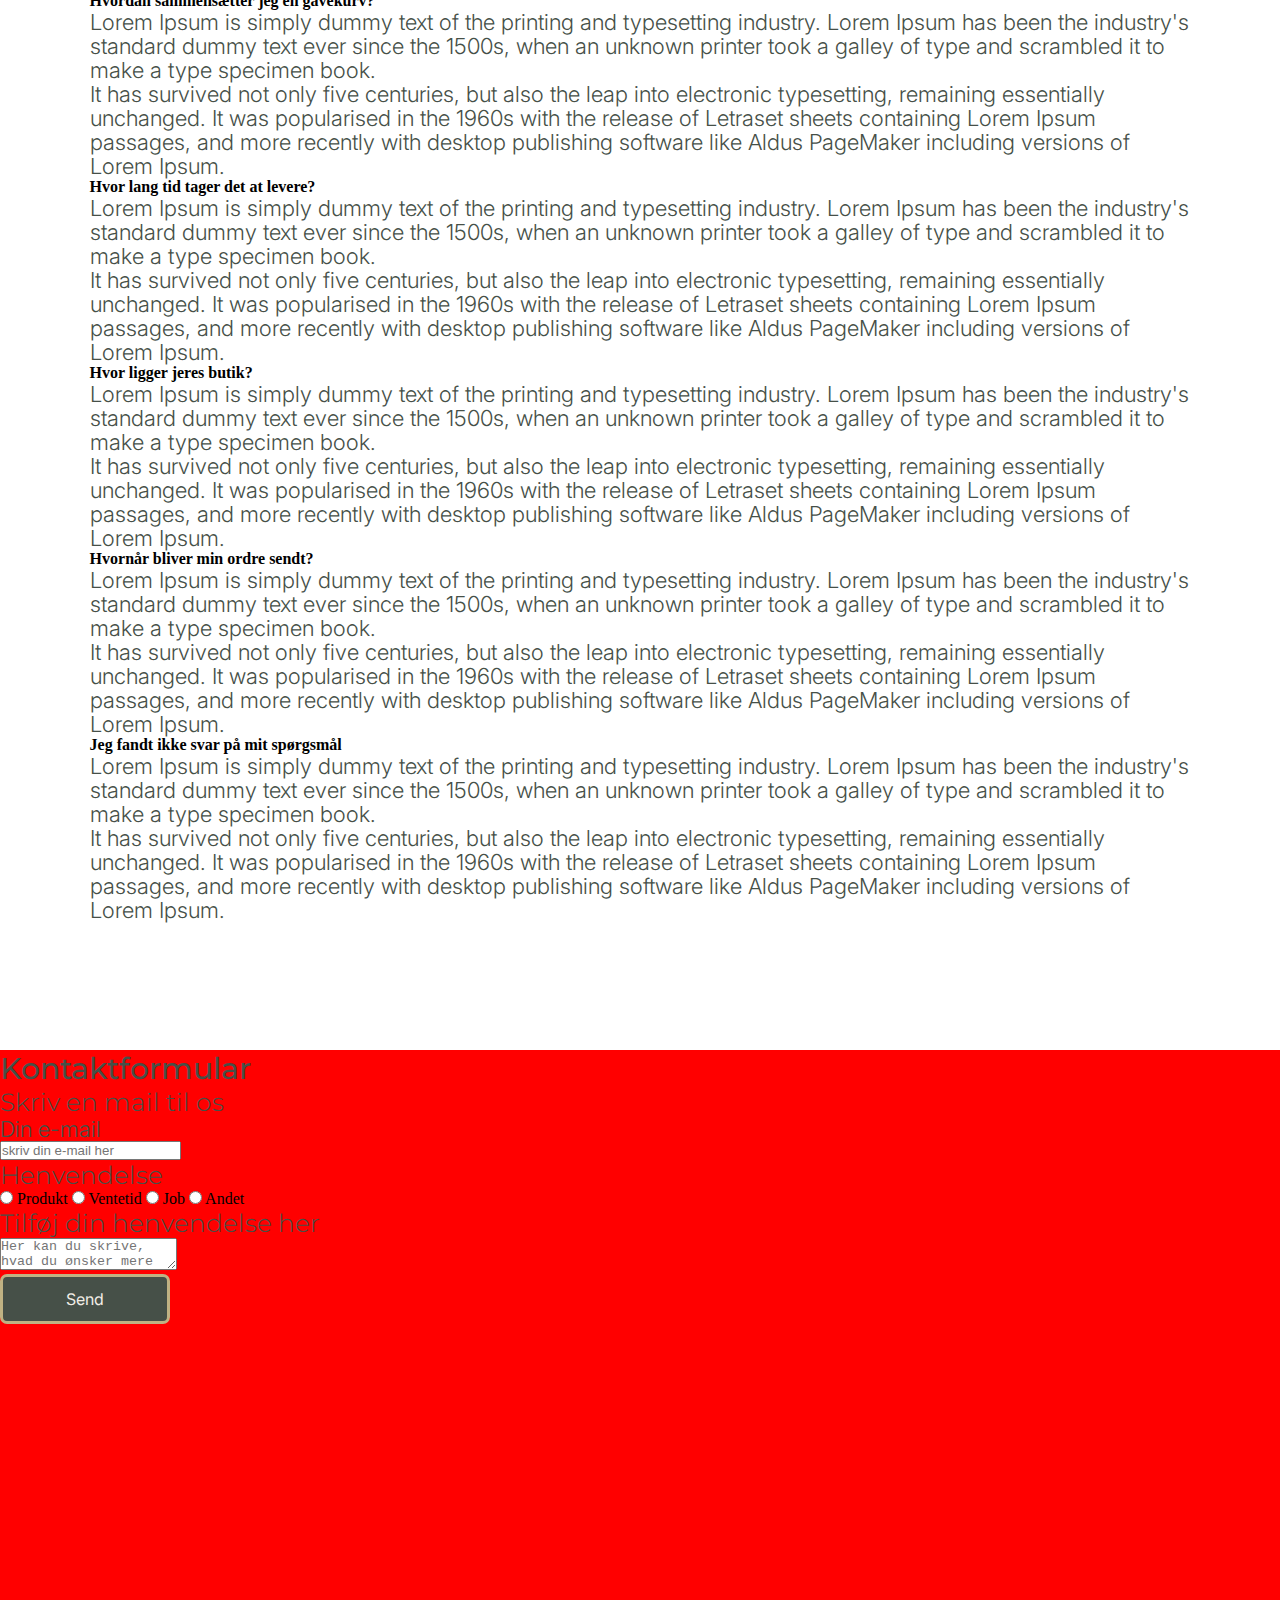
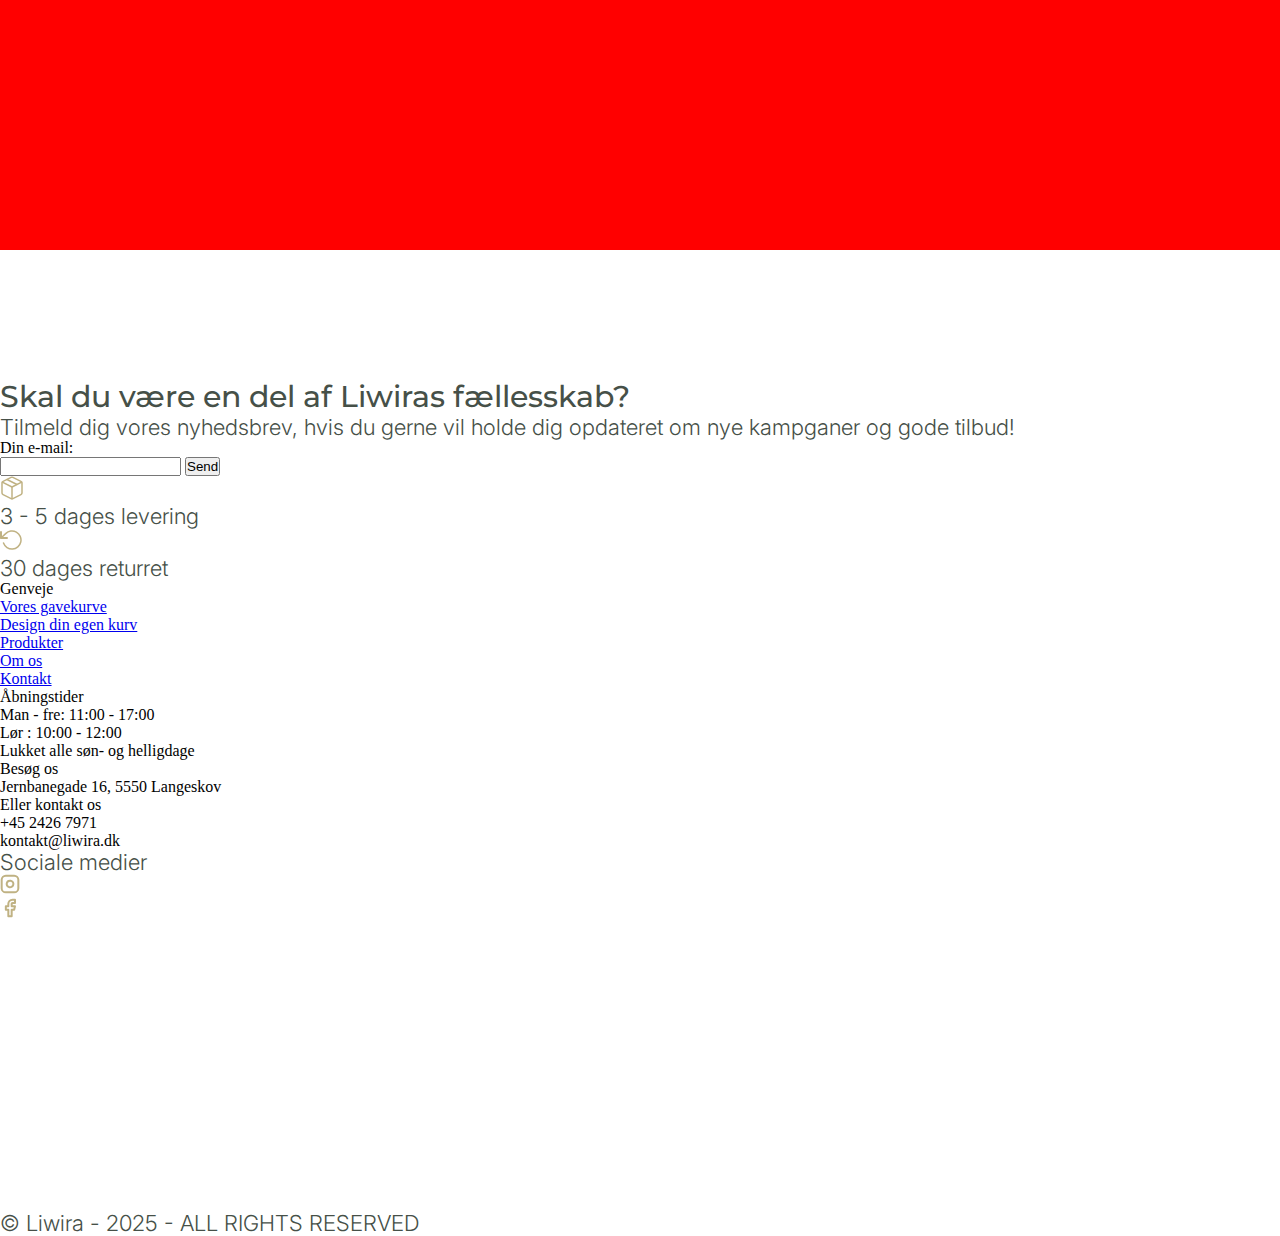
<file: contact.html>
<!DOCTYPE html>
<html lang="da" dir="ltr">
    <head>
        <meta charset="UTF-8">
        <meta name="viewport" content="width=device-width, initial-scale=1.0">

        <!-- NAME & FAVICON -->
        <title>Liwira</title>
        <link rel="icon" type="image/x-icon" href="/images/liwira_favicon_bow.png">

        <!-- CSS & JS -->
        <script src="scripts/header.js" defer></script>
        <script src="scripts/contact.js" defer></script>
        <link rel="stylesheet" href="css/main.css">
        <link rel="stylesheet" href="css/contact-form.css">
        <link rel="stylesheet" href="css/header.css">
    </head>
    
    <body>
<!-- HEADER FULL SCREEN -->
        <header id="header">
            <div class="header--flexbox">
                <a href="index.html">
                    <img class="header__logo-type" src="images/liwira_logo_type.webp" alt="liwira-logo-type">
                </a>
    
                <div id="burgermenu" class="small-header-burgermenu">
                    <a href="#"><img id="burgermenu__ikon" src="/svg-icons/burger-icon.svg" alt="burger-menu-icon"></a>
                    <a href="my-basket.html"><img class="burgermenu-icon" src="/svg-icons/heart.svg" alt="burger-menu-icon"></a>
                    <a href="my-basket.html"><img class="burgermenu-icon" src="/svg-icons/shopping-cart.svg" alt="burger-menu-icon"></a>
                    <a href="my-basket.html"><img class="burgermenu-icon" src="/svg-icons/user.svg" alt="burger-menu-icon"></a>
                    <a href="my-basket.html"><img class="burgermenu-icon" id="search__ikon" src="/svg-icons/search.svg" alt="burger-menu-icon"></a>
                </div>
            </div>
        </header>

        <!-- HEADER BURGERMENU DROPDOWN TEST-->
        <div class="burger-menu-content">
            <div id="showMenu" class="open-burger-menu">
                
                <ul class="headerlist">
                    <li class="has-dropdown" id="gavekurve-dropdown-item">
                        <a href="#" class="headerlink">Vores Gavekurve</a>
                        <ul class="dropdown" id="om-dropdown">
                            <li><a class="headerlink" href="gift-basket.html">Alle gavekurve</a></li>
                            <li><a class="headerlink" href="category.html">Konfirmanden</a></li>
                            <li><a class="headerlink" href="category.html">Bryllup</a></li>
                            <li><a class="headerlink" href="category.html">Barsel</a></li>
                            <li><a class="headerlink" href="category.html">Studenten</a></li>
                            <li><a class="headerlink" href="event.html">Fars dag</a></li>
                            <li><a class="headerlink" href="gift-basket.html">Medarbejdergaver</a></li>
                            <li><a class="headerlink" href="gift-basket.html">Fødselsdag</a></li>
                        </ul>
                    </li>
                    <li><a class="headerlink" href="build-gift-basket.html">Design din egen gavekurv</a></li>

                    <li class="has-dropdown" id="produkter-dropdown-item">
                        <a href="#" class="headerlink">Produkter</a>
                        <ul class="dropdown" id="frivillig-dropdown">
                            <li><a href="products.html" class="headerlink">Alle Produkter</a></li>
                            <li class="has-sub-dropdown">
                                <a class="headerlink" href="#">Brands</a>
                                <ul class="sub-dropdown">
                                    <li><a class="headerlink" href="product-brand.html">Meraki</a></li>
                                    <li><a class="headerlink" href="product-brand.html">Lagurus</a></li>
                                    <li><a class="headerlink" href="product-brand.html">AYA & IDA</a></li>
                                    <li><a class="headerlink" href="product-brand.html">SIRIUS</a></li>
                                    <li><a class="headerlink" href="product-brand.html">Aida</a></li>
                                    <li><a class="headerlink" href="product-brand.html">Maileg</a></li>
                                </ul>
                            </li>
                            <li class="has-sub-dropdown">
                                <a class="headerlink" href="#">Produkter</a>
                                <ul class="sub-dropdown">
                                    <li><a class="headerlink" href="products.html">Alt til børn</a></li>
                                    <li><a class="headerlink" href="products.html">Brugskunst</a></li>
                                    <li><a class="headerlink" href="products.html">Lys</a></li>
                                    <li><a class="headerlink" href="products.html">Hudpleje</a></li>
                                    <li><a class="headerlink" href="products.html">Service</a></li>
                                    <li><a class="headerlink" href="products.html">Søde sager</a></li>
                                    <li><a class="headerlink" href="products.html">Alkohol</a></li>
                                    <li><a class="headerlink" href="products.html">Drikkevarer</a></li>
                                </ul>
                            </li>  
                        </ul>
                    </li>
                    <li><a class="headerlink" href="about-us.html">Om</a></li>
                    <li><a class="headerlink" href="contact.html">Kontakt</a></li>
                </ul>
            </div>
        </div>

<!-- Header bottom menu - START -->
        <div class="header__bottom" id="headerBottom">
            <ul class="desktop-dropdown-wrapper">
                <li class="desktop-dropdown">
                    <a href="#">Vores gavekurve</a>
                    <ul class="dropdown">
                        <li><a href="gift-basket.html">Alle gavekurve</a></li>
                        <li><a href="category.html">Konfirmanden</a></li>
                        <li><a href="category.html">Bryllup</a></li>
                        <li><a href="category.html">Barsel</a></li>
                        <li><a href="category.html">Studenten</a></li>
                        <li><a href="event.html">Fars dag</a></li>
                        <li><a href="gift-basket.html">Medarbejdergaver</a></li>
                        <li><a href="gift-basket.html">Fødselsdag</a></li>
                    </ul>
                </li>

                <li><a href="build-gift-basket.html">Design din egen kurv</a></li>

                <li class="desktop-dropdown">
                    <a href="#">Produkter</a>
                    <ul class="dropdown">
                        <li><a href="products.html">Alle Produkter</a></li>
                        <li class="has-sub-dropdown">
                            <a href="#">Brands</a>
                            <ul class="sub-dropdown">
                                <li><a href="product-brand.html">Meraki</a></li>
                                <li><a href="product-brand.html">Lagurus</a></li>
                                <li><a href="product-brand.html">AYA & IDA</a></li>
                                <li><a href="product-brand.html">SIRIUS</a></li>
                                <li><a href="product-brand.html">Aida</a></li>
                                <li><a href="product-brand.html">Maileg</a></li>
                            </ul>
                        </li>
                        <li class="has-sub-dropdown">
                            <a href="#">Læs mere</a>
                            <ul class="sub-dropdown">
                                <li><a href="#">Vores værdier</a></li>
                                <li><a href="#">Bæredygtighed</a></li>
                                <li><a href="#">Produktion</a></li>
                                <li><a href="#">Teamet</a></li>
                                <li><a href="#">Presse</a></li>
                                <li><a href="#">FAQ</a></li>
                                <li><a href="#">Samarbejde</a></li>
                            </ul>
                        </li>
                    </ul>
                </li>
                <li><a href="about-us.html">Om os</a></li>
                <li><a href="contact.html">Kontakt</a></li>
            </ul>
        </div>
<!-- header bottom menu - SLUT -->   
        <div class="header__search-bar">
            <input class="header__search-bar__input" type="text" id="fname" name="fname">
            <div class="header__search-bar__icon"><img src="/svg-icons/search.svg" alt="search-icon"></div>
        </div>       


         <section class="section-6__info-box contact">
            <div class="section-6__info-box__card">
                <div class="section-6__info-box__image-box"></div>
                <div class="section-6__info-box__info">
                    <h2 class="section-6__info-box__heading">Kontakt</h2>
                    <p class="section-6__info-box__text">
                        Du er altid velkommen til at kontakte os, hvis du har
                        spørgsmål eller henvendelser. Vi er altid behjælpelige,
                        og vender tilbage så hurtigt vi kan!
                    </p>
                </div>
            </div>
        </section>

        <section class="section__map">
            <div class="section__map-wrapper">
                <div class="section__map__titles">
                    <h2>Find os her</h2>
                    <h3>Både fysisk og online</h3>
                </div>
                <div class="section__map-info">
                    <div class="section__map__view">
                            <iframe 
                                class="section__map__map-window"
                                src="https://www.google.com/maps/embed?pb=!1m18!1m12!1m3!1d2267.8855341790213!2d10.588910577067209!3d55.360001222177104!2m3!1f0!2f0!3f0!3m2!1i1024!2i768!4f13.1!3m3!1m2!1s0x464d19da8ae2a177%3A0x4755fff4d180b7b0!2sPejsemontering%20Fyn%20%26%20LIWIRA!5e0!3m2!1sen!2sdk!4v1748282409770!5m2!1sen!2sdk" 
                                allowfullscreen="" 
                                loading="lazy" 
                                referrerpolicy="no-referrer-when-downgrade">
                            </iframe>
                        <a href="https://maps.app.goo.gl/YusHSDwmvFUoyfa26" class="section__map__map-text">
                            <img src="/svg-icons/map-pin.svg" alt="icon-map-pin">
                            <p>Jernbanegade 16, 5550 Langeskov</p>
                        </a>
                    </div>
                    <div class="section__map-info-wrapper">
                        <div class="section__map__contact">
                            <div class="section__map__contact--phone">
                                <img src="/svg-icons/phone.svg" alt="icon-phone">
                                <a href="tel:+4524267971">+45 24 26 79 71</a>
                            </div>
                            <div class="section__map__contact--mail">
                                <img src="/svg-icons/mail.svg" alt="icon-e-mail">
                                <a href="mailto:someone@example.com">kontakt@liwira.dk</a>
                            </div>
                        </div>
                        <div class="section__map__opening-hours">
                            <h2 class="section__map__opening-hours--title">Åbningstider</h2>
                            <p class="section__map__opening-hours--text">mandag - fredag : 11:00 - 17:00 </p>
                            <p class="section__map__opening-hours--text">lør : 10:00 - 12:00 </p>
                            <p class="section__map__opening-hours--text">lukket søn- & hellig dage</p>
                        </div>
                    </div>
                </div>
            </div>
        </section>

         <section class="section-8__faq--contact">
            <h2 class="section-8__faq__heading">FAQ</h2>
            <h3 class="section-8__faq__subheading">I tvivl om noget? Måske der findes svar her</h3>
            <p>Her finder du de spørgsmål, vores kunder oftest stiller - måske du finder dit svar her. Ellers er du altid velkommen til at kontakte os!</p>
            <div class="section-8__faq__wrapper">
                <div class="section-8__faq__question">
                    <h4 class="faq">Hvordan sammensætter jeg en gavekurv?</h4>
                    <div class="section-8__faq__triangle"></div>
                </div>
                <div class="section-8__faq__question__text">
                    <p class="section-8__faq__text">
                        Lorem Ipsum is simply dummy text of the printing and typesetting
                        industry. Lorem Ipsum has been the industry's standard dummy 
                        text ever since the 1500s, when an unknown printer took a galley
                        of type and scrambled it to make a type specimen book.
                    </p>
                    <p class="section-8__faq__text">
                        It has survived not only five centuries, but also the leap into 
                        electronic typesetting, remaining essentially unchanged. It was 
                        popularised in the 1960s with the release of Letraset sheets containing 
                        Lorem Ipsum passages, and more recently with desktop publishing
                        software like Aldus PageMaker including versions of Lorem Ipsum.
                    </p>
                </div>
            </div>
            <div class="section-8__faq__wrapper">
                <div class="section-8__faq__question">
                    <h4 class="faq">Hvor lang tid tager det at levere?</h4>
                    <div class="section-8__faq__triangle"></div>
                </div>
                <div class="section-8__faq__question__text">
                    <p class="section-8__faq__text">
                        Lorem Ipsum is simply dummy text of the printing and typesetting
                        industry. Lorem Ipsum has been the industry's standard dummy 
                        text ever since the 1500s, when an unknown printer took a galley
                        of type and scrambled it to make a type specimen book.
                    </p>
                    <p class="section-8__faq__text">
                        It has survived not only five centuries, but also the leap into 
                        electronic typesetting, remaining essentially unchanged. It was 
                        popularised in the 1960s with the release of Letraset sheets containing 
                        Lorem Ipsum passages, and more recently with desktop publishing
                        software like Aldus PageMaker including versions of Lorem Ipsum.
                    </p>
                </div>
            </div>
            <div class="section-8__faq__wrapper">
                <div class="section-8__faq__question">
                    <h4 class="faq">Hvor ligger jeres butik?</h4>
                    <div class="section-8__faq__triangle"></div>
                </div>
                <div class="section-8__faq__question__text">
                    <p class="section-8__faq__text">
                        Lorem Ipsum is simply dummy text of the printing and typesetting
                        industry. Lorem Ipsum has been the industry's standard dummy 
                        text ever since the 1500s, when an unknown printer took a galley
                        of type and scrambled it to make a type specimen book.
                    </p>
                    <p class="section-8__faq__text">
                        It has survived not only five centuries, but also the leap into 
                        electronic typesetting, remaining essentially unchanged. It was 
                        popularised in the 1960s with the release of Letraset sheets containing 
                        Lorem Ipsum passages, and more recently with desktop publishing
                        software like Aldus PageMaker including versions of Lorem Ipsum.
                    </p>
                </div>
            </div>
            <div class="section-8__faq__wrapper">
                <div class="section-8__faq__question">
                    <h4 class="faq">Hvornår bliver min ordre sendt?</h4>
                    <div class="section-8__faq__triangle"></div>
                </div>
                <div class="section-8__faq__question__text">
                    <p class="section-8__faq__text">
                        Lorem Ipsum is simply dummy text of the printing and typesetting
                        industry. Lorem Ipsum has been the industry's standard dummy 
                        text ever since the 1500s, when an unknown printer took a galley
                        of type and scrambled it to make a type specimen book.
                    </p>
                    <p class="section-8__faq__text">
                        It has survived not only five centuries, but also the leap into 
                        electronic typesetting, remaining essentially unchanged. It was 
                        popularised in the 1960s with the release of Letraset sheets containing 
                        Lorem Ipsum passages, and more recently with desktop publishing
                        software like Aldus PageMaker including versions of Lorem Ipsum.
                    </p>
                </div>
            </div>
            <div class="section-8__faq__wrapper">
                <div class="section-8__faq__question">
                    <h4 class="faq">Jeg fandt ikke svar på mit spørgsmål</h4>
                    <div class="section-8__faq__triangle"></div>
                </div>
                <div class="section-8__faq__question__text">
                    <p class="section-8__faq__text">
                        Lorem Ipsum is simply dummy text of the printing and typesetting
                        industry. Lorem Ipsum has been the industry's standard dummy 
                        text ever since the 1500s, when an unknown printer took a galley
                        of type and scrambled it to make a type specimen book.
                    </p>
                    <p class="section-8__faq__text">
                        It has survived not only five centuries, but also the leap into 
                        electronic typesetting, remaining essentially unchanged. It was 
                        popularised in the 1960s with the release of Letraset sheets containing 
                        Lorem Ipsum passages, and more recently with desktop publishing
                        software like Aldus PageMaker including versions of Lorem Ipsum.
                    </p>
                </div>
            </div>
        </section>


<section class="section__contact-form">

            <div class="kontakt-content-wrapper">
                <h2>Kontaktformular</h2>
                <h3>Skriv en mail til os</h3>
            
                    <div class="kontakt-wrapper">
                        <form id="kontaktForm">
                        <div class="email__container">
                                <label class="email-label" for="email"><p>Din e-mail</p></label>
                                <input type="email" id="email" placeholder="skriv din e-mail her" required>
                        </div>

                        <div class="radios-tekst">
                            <h3>Henvendelse</h3>
                        </div>
            
                        <div class="checkbox-wrapper">
                            <label class="checkbox-label"><input class="checkbox-radio" type="radio" name="henvendelse" value="Produkt">
                                    <span class="radio"></span>Produkt</label>
                                <label class="checkbox-label"><input class="checkbox-radio" type="radio" name="henvendelse" value="Ventetid">
                                    <span class="radio"></span>Ventetid</label>
                                <label class="checkbox-label"><input class="checkbox-radio" type="radio" name="henvendelse" value="Job">
                                    <span class="radio"></span>Job</label>
                                    <label class="checkbox-label"><input class="checkbox-radio" type="radio" name="henvendelse" value="Andet">
                                        <span class="radio"></span>Andet</label>
                        </div> 
                    </div>
                    
                    <label for="besked"><h3>Tilføj din henvendelse her</h3></label>
                    <textarea id="besked" placeholder="Her kan du skrive, hvad du ønsker mere information om, eller hvis der er noget du ønsker at informere os om" required></textarea>
                    
                    <div class="kontaktform-submit-btn-wrapper">
                        <button type="submit" class="cta-btn">Send</button>
                    </div>    
    
                </form>       
             </div>
 </section>

 <section class="section-9__newsletter">
    <div class="section-9__newsletter__card">
        <h2 class="section-9__newsletter__title">Skal du være en del af Liwiras fællesskab?</h2>
        <p class="section-9__newsletter__text">
            Tilmeld dig vores nyhedsbrev, hvis du gerne vil 
            holde dig opdateret om nye kampganer og gode tilbud! 
        </p>
        <form class="section-9__newsletter__form">
            <label class="section-9__newsletter__form__label" for="email">Din e-mail:</label>
            <div class="section-9__newsletter__form__input-wrapper">
                <input class="section-9__newsletter__form__input--email" type="email" id="email" name="email">
                <input class="section-9__newsletter__form__input--submit" type="submit" value="Send">
            </div>
        </form>
    </div>
</section>


         <footer>
            <div class="footer__top">
                <div class="footer__top__icon">
                    <img class="footer__top__icon-img" src="/svg-icons/package.svg" alt="shipping-box-icon">
                    <p class="footer__top__icon-text">3 - 5 dages levering</p>
                </div>
                <div class="footer__top__icon">
                    <img class="footer__top__icon-img" src="/svg-icons/return.svg" alt="return-icon">
                    <p class="footer__top__icon-text">30 dages returret</p>
                </div> 
            </div>
            <div class="footer__bottom">
                <div class="footer__bottom__wrapper">
                    <ul class="footer__bottom__info-box">
                        <li><span class="footer__bottom__text--bolder">Genveje</span></li>
                        <li><a href="gift-basket.html">Vores gavekurve</a></li>
                        <li><a href="build-gift-basket.html">Design din egen kurv</a></li>
                        <li><a href="products.html">Produkter</a></li>
                        <li><a href="about-us.html">Om os</a></li>
                        <li><a href="contact.html">Kontakt</a></li>
                    </ul>

                    <ul class="footer__bottom__info-box">
                        <li><span class="footer__bottom__text--bolder">Åbningstider</span></li>
                        <li>Man - fre: 11:00 - 17:00</li>
                        <li>Lør : 10:00 - 12:00 </li>
                        <li>Lukket alle søn- og helligdage</li>
                    </ul>

                    <ul class="footer__bottom__info-box">
                        <li><span class="footer__bottom__text--bolder">Besøg os</span></li>
                        <li>Jernbanegade 16, 5550 Langeskov </li>
                        <li><span class="footer__bottom__text--bolder">Eller kontakt os</span></li>
                        <li>+45 2426 7971</li>
                        <li>kontakt@liwira.dk</li>
                    </ul>

                    <div class="footer__bottom__icons">
                        <p><span class="footer__bottom__text--bolder">Sociale medier</span></p>
                        <div class="footer__bottom__icons-wrapper">
                            <div class="footer__bottom__icons-img"><img src="/svg-icons/instagram.svg" alt="some-icon-instagram"></div>
                            <div class="footer__bottom__icons-img--facebook"><img src="/svg-icons/facebook.svg" alt="some-icon-facebook"></div>
                        </div>
                    </div>
                </div>
                <div class="footer__bottom__logo">
                    <img src="images/liwira_vectorized_logo_v2.webp" alt="liwira-big-footer-logo">
                </div>
            </div>
            <div class="footer__bottom__copyright-section">
                <p>&copy; Liwira - 2025 - ALL RIGHTS RESERVED</p>
            </div>
        </footer>
    </body>
</html>
</file>
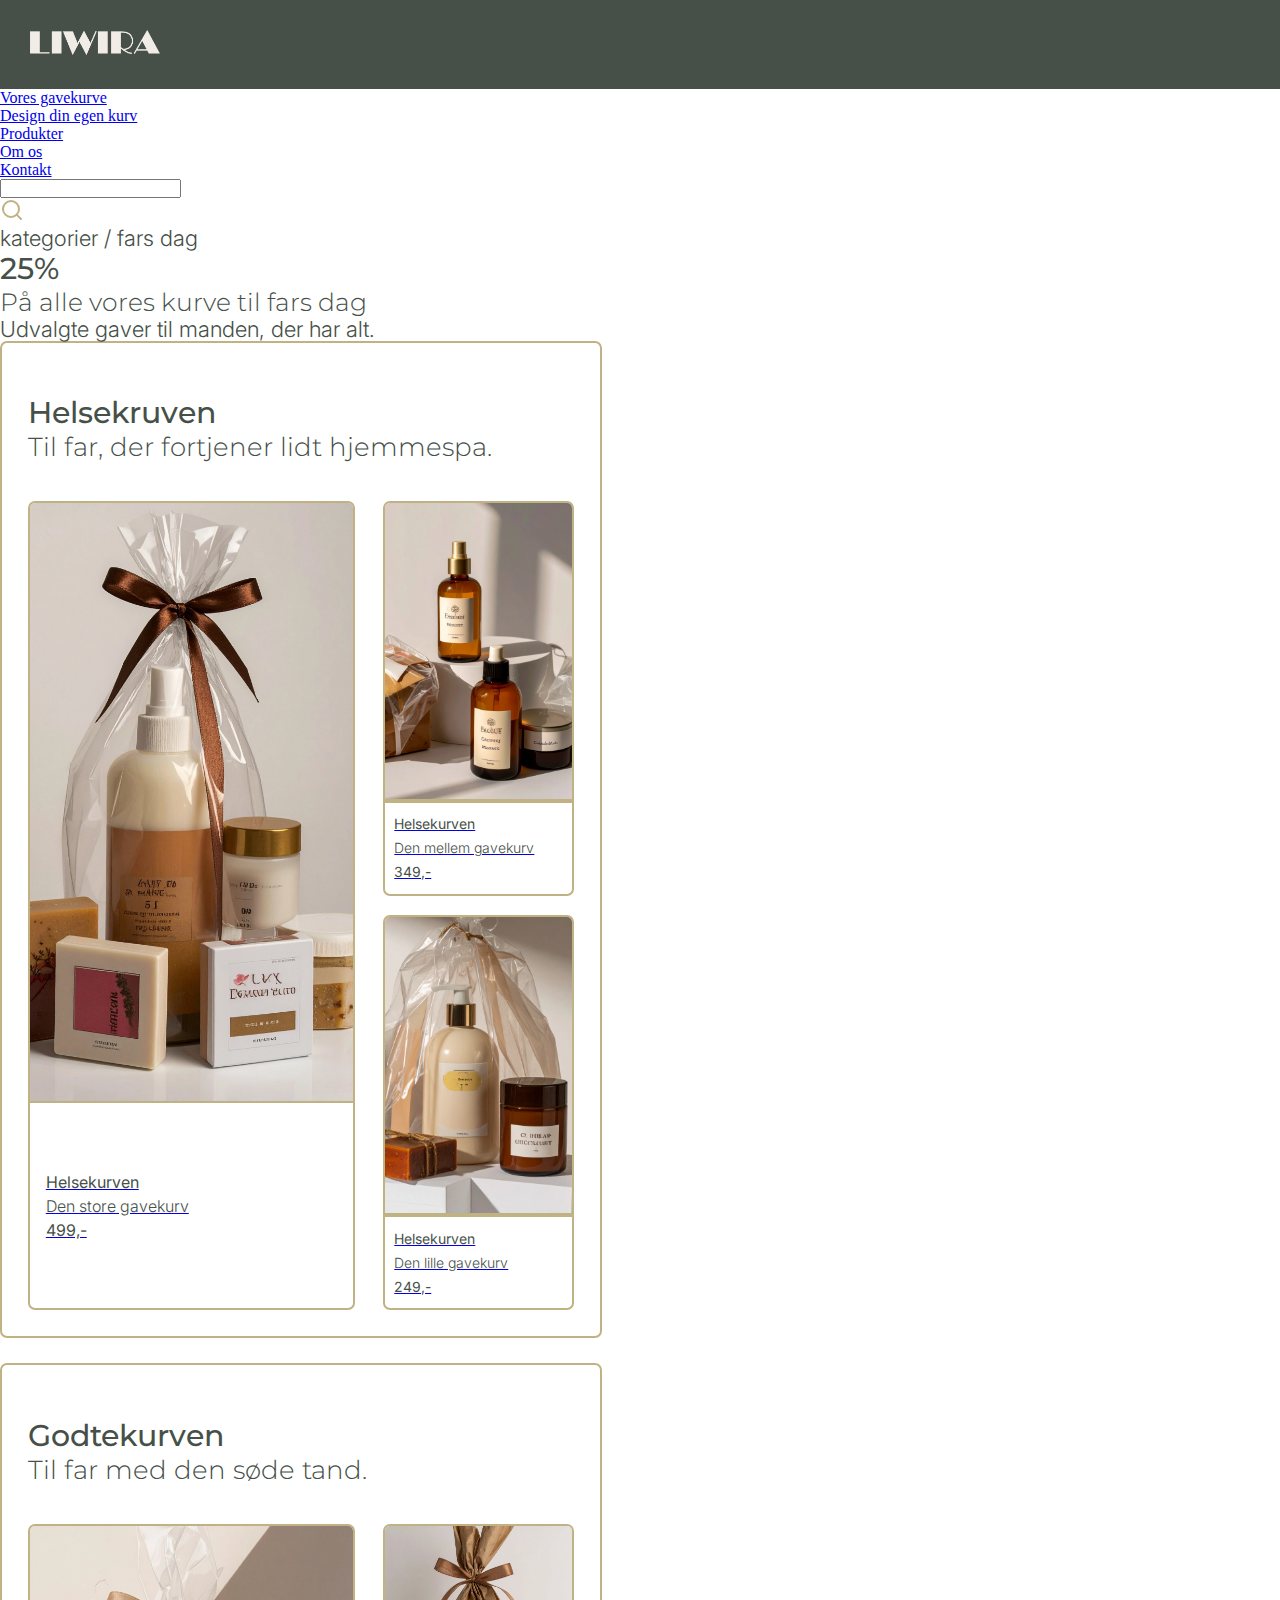
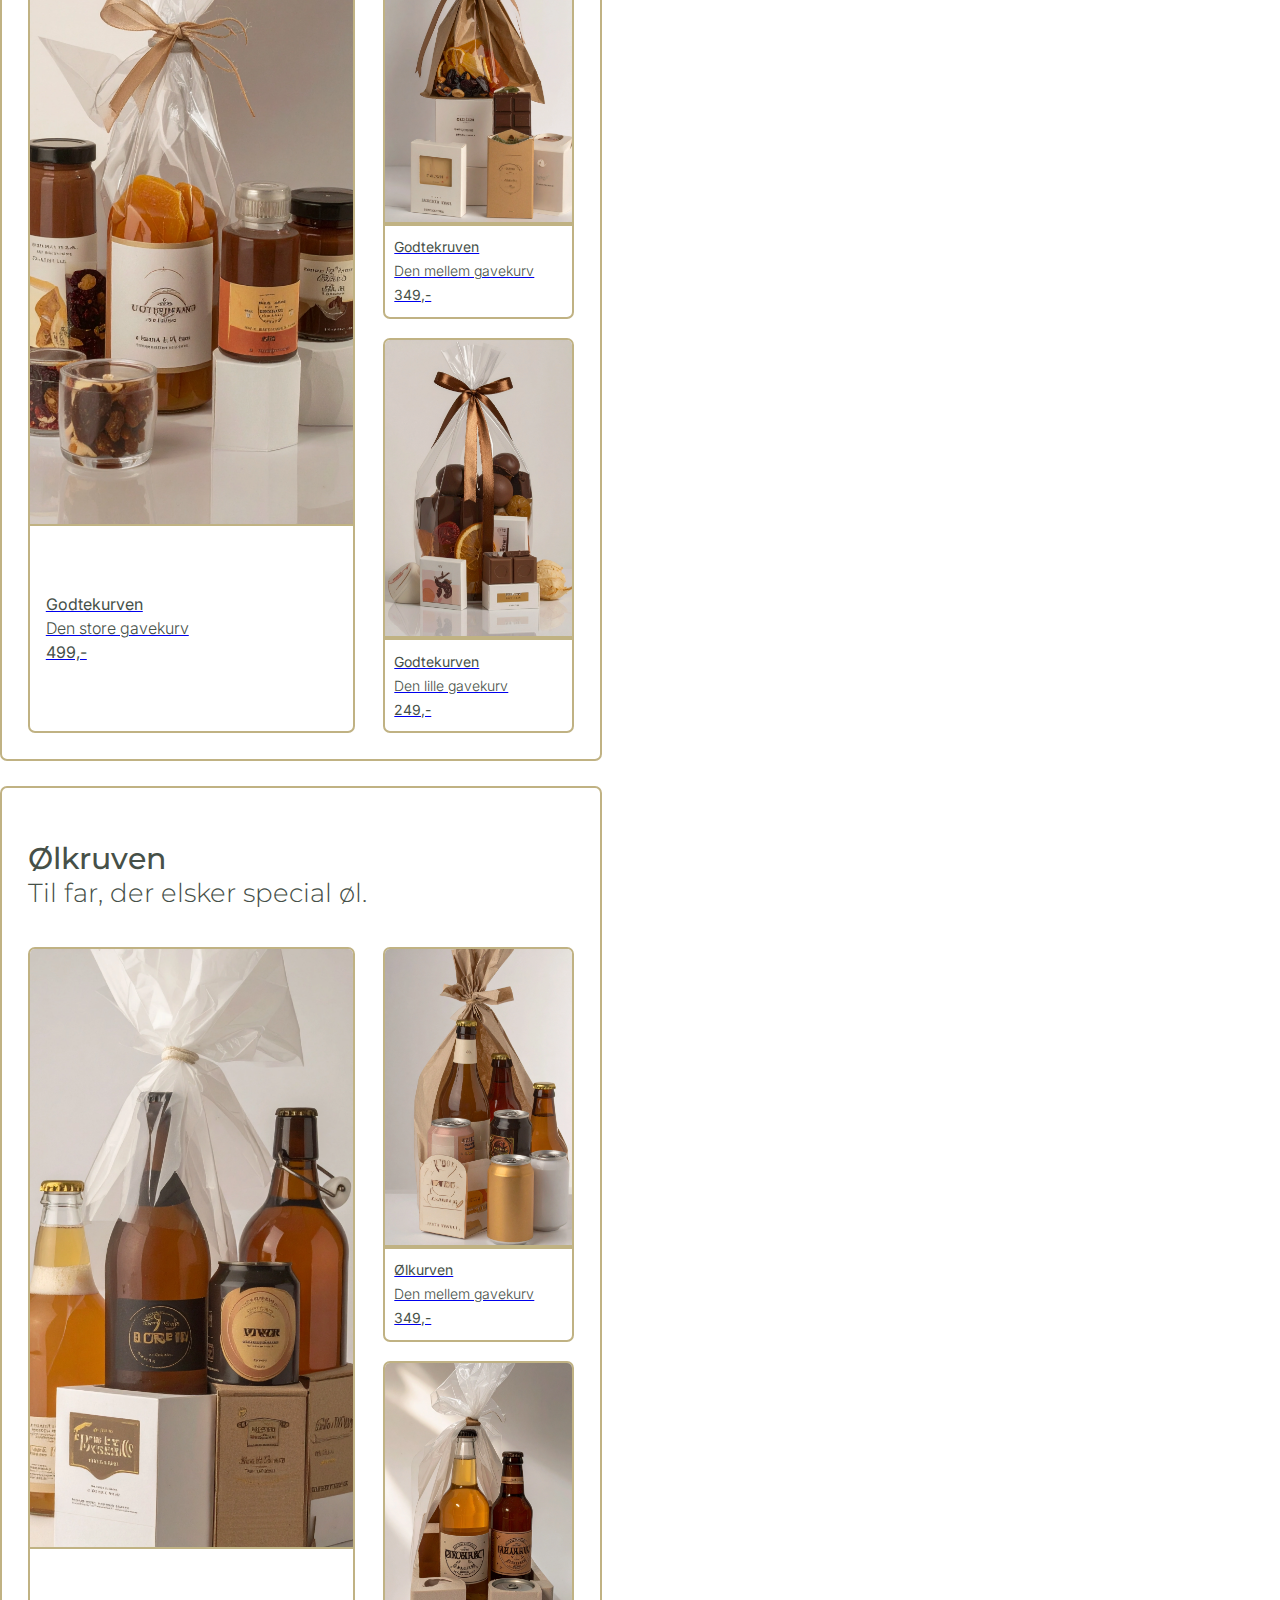
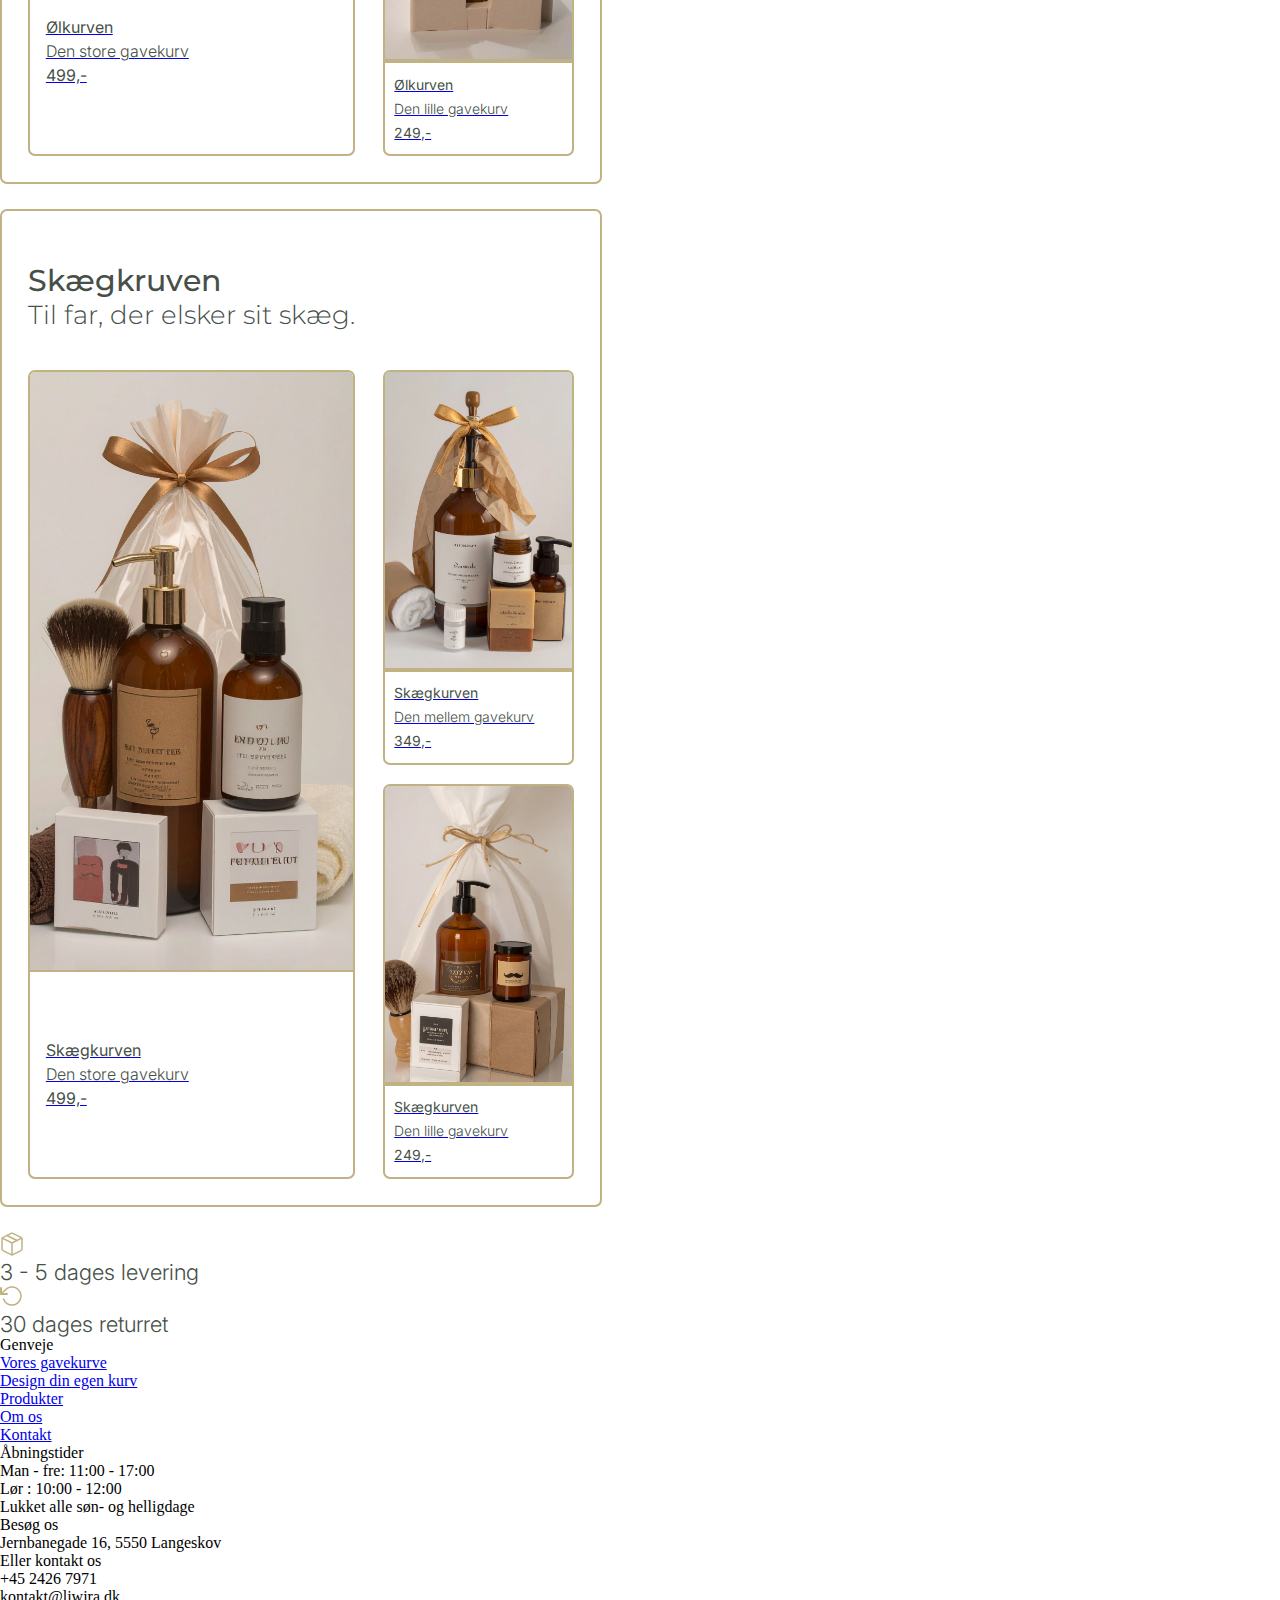
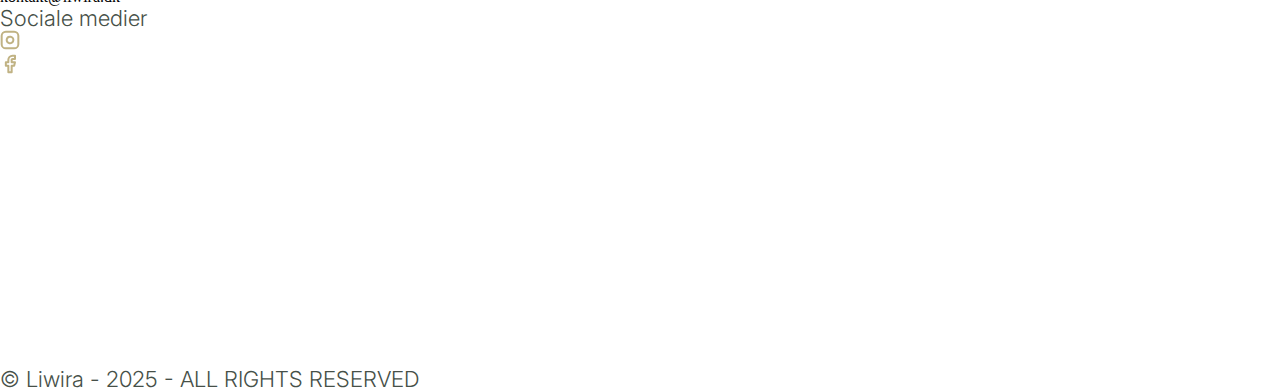
<file: event.html>
<!DOCTYPE html>
<html lang="da" dir="ltr">
    <head>
        <meta charset="UTF-8">
        <meta name="viewport" content="width=device-width, initial-scale=1.0">

        <!-- NAME & FAVICON -->
        <title>Liwira</title>
        <link rel="icon" type="image/x-icon" href="/images/liwira_favicon_bow.png">

        <!-- CSS & JS -->
        <script src="scripts/header.js" defer></script>
        <link rel="stylesheet" href="css/main.css">
        <link rel="stylesheet" href="css/event.css">
        <link rel="stylesheet" href="css/header.css">
    </head>
    <body>
<!-- HEADER FULL SCREEN -->
        <header id="header">
            <div class="header--flexbox">
                <a href="index.html">
                    <img class="header__logo-type" src="images/liwira_logo_type.webp" alt="liwira-logo-type">
                </a>
    
                <div id="burgermenu" class="small-header-burgermenu">
                    <a href="#"><img id="burgermenu__ikon" src="/svg-icons/burger-icon.svg" alt="burger-menu-icon"></a>
                    <a href="my-basket.html"><img class="burgermenu-icon" src="/svg-icons/heart.svg" alt="burger-menu-icon"></a>
                    <a href="my-basket.html"><img class="burgermenu-icon" src="/svg-icons/shopping-cart.svg" alt="burger-menu-icon"></a>
                    <a href="my-basket.html"><img class="burgermenu-icon" src="/svg-icons/user.svg" alt="burger-menu-icon"></a>
                    <a href="my-basket.html"><img class="burgermenu-icon" id="search__ikon" src="/svg-icons/search.svg" alt="burger-menu-icon"></a>
                </div>
            </div>
        </header>

        <!-- HEADER BURGERMENU DROPDOWN TEST-->
        <div class="burger-menu-content">
            <div id="showMenu" class="open-burger-menu">
                
                <ul class="headerlist">
                    <li class="has-dropdown" id="gavekurve-dropdown-item">
                        <a href="#" class="headerlink">Vores Gavekurve</a>
                        <ul class="dropdown" id="om-dropdown">
                            <li><a class="headerlink" href="gift-basket.html">Alle gavekurve</a></li>
                            <li><a class="headerlink" href="category.html">Konfirmanden</a></li>
                            <li><a class="headerlink" href="category.html">Bryllup</a></li>
                            <li><a class="headerlink" href="category.html">Barsel</a></li>
                            <li><a class="headerlink" href="category.html">Studenten</a></li>
                            <li><a class="headerlink" href="event.html">Fars dag</a></li>
                            <li><a class="headerlink" href="gift-basket.html">Medarbejdergaver</a></li>
                            <li><a class="headerlink" href="gift-basket.html">Fødselsdag</a></li>
                        </ul>
                    </li>
                    <li><a class="headerlink" href="build-gift-basket.html">Design din egen gavekurv</a></li>

                    <li class="has-dropdown" id="produkter-dropdown-item">
                        <a href="#" class="headerlink">Produkter</a>
                        <ul class="dropdown" id="frivillig-dropdown">
                            <li><a href="products.html" class="headerlink">Alle Produkter</a></li>
                            <li class="has-sub-dropdown">
                                <a class="headerlink" href="#">Brands</a>
                                <ul class="sub-dropdown">
                                    <li><a class="headerlink" href="product-brand.html">Meraki</a></li>
                                    <li><a class="headerlink" href="product-brand.html">Lagurus</a></li>
                                    <li><a class="headerlink" href="product-brand.html">AYA & IDA</a></li>
                                    <li><a class="headerlink" href="product-brand.html">SIRIUS</a></li>
                                    <li><a class="headerlink" href="product-brand.html">Aida</a></li>
                                    <li><a class="headerlink" href="product-brand.html">Maileg</a></li>
                                </ul>
                            </li>
                            <li class="has-sub-dropdown">
                                <a class="headerlink" href="#">Produkter</a>
                                <ul class="sub-dropdown">
                                    <li><a class="headerlink" href="products.html">Alt til børn</a></li>
                                    <li><a class="headerlink" href="products.html">Brugskunst</a></li>
                                    <li><a class="headerlink" href="products.html">Lys</a></li>
                                    <li><a class="headerlink" href="products.html">Hudpleje</a></li>
                                    <li><a class="headerlink" href="products.html">Service</a></li>
                                    <li><a class="headerlink" href="products.html">Søde sager</a></li>
                                    <li><a class="headerlink" href="products.html">Alkohol</a></li>
                                    <li><a class="headerlink" href="products.html">Drikkevarer</a></li>
                                </ul>
                            </li>  
                        </ul>
                    </li>
                    <li><a class="headerlink" href="about-us.html">Om</a></li>
                    <li><a class="headerlink" href="contact.html">Kontakt</a></li>
                </ul>
            </div>
        </div>

<!-- Header bottom menu - START -->
        <div class="header__bottom" id="headerBottom">
            <ul class="desktop-dropdown-wrapper">
                <li class="desktop-dropdown">
                    <a href="#">Vores gavekurve</a>
                    <ul class="dropdown">
                        <li><a href="gift-basket.html">Alle gavekurve</a></li>
                        <li><a href="category.html">Konfirmanden</a></li>
                        <li><a href="category.html">Bryllup</a></li>
                        <li><a href="category.html">Barsel</a></li>
                        <li><a href="category.html">Studenten</a></li>
                        <li><a href="event.html">Fars dag</a></li>
                        <li><a href="gift-basket.html">Medarbejdergaver</a></li>
                        <li><a href="gift-basket.html">Fødselsdag</a></li>
                    </ul>
                </li>

                <li><a href="build-gift-basket.html">Design din egen kurv</a></li>

                <li class="desktop-dropdown">
                    <a href="#">Produkter</a>
                    <ul class="dropdown">
                        <li><a href="products.html">Alle Produkter</a></li>
                        <li class="has-sub-dropdown">
                            <a href="#">Brands</a>
                            <ul class="sub-dropdown">
                                <li><a href="product-brand.html">Meraki</a></li>
                                <li><a href="product-brand.html">Lagurus</a></li>
                                <li><a href="product-brand.html">AYA & IDA</a></li>
                                <li><a href="product-brand.html">SIRIUS</a></li>
                                <li><a href="product-brand.html">Aida</a></li>
                                <li><a href="product-brand.html">Maileg</a></li>
                            </ul>
                        </li>
                        <li class="has-sub-dropdown">
                            <a href="#">Læs mere</a>
                            <ul class="sub-dropdown">
                                <li><a href="#">Vores værdier</a></li>
                                <li><a href="#">Bæredygtighed</a></li>
                                <li><a href="#">Produktion</a></li>
                                <li><a href="#">Teamet</a></li>
                                <li><a href="#">Presse</a></li>
                                <li><a href="#">FAQ</a></li>
                                <li><a href="#">Samarbejde</a></li>
                            </ul>
                        </li>
                    </ul>
                </li>
                <li><a href="about-us.html">Om os</a></li>
                <li><a href="contact.html">Kontakt</a></li>
            </ul>
        </div>
<!-- header bottom menu - SLUT -->   
        <div class="header__search-bar">
            <input class="header__search-bar__input" type="text" id="fname" name="fname">
            <div class="header__search-bar__icon"><img src="/svg-icons/search.svg" alt="search-icon"></div>
        </div>       
  

        <div class="bread-crumb-box">
            <p class="bread-crumbs">kategorier / <span class="bread-crumbs-bold">fars dag</span></p>
        </div>

        <section class="section-5__info-box event">
            <div class="section-5__info-box__card">
                <div class="section-5__info-box__image-box"></div>
                <div class="section-5__info-box__info">
                    <h2 class="section-5__info-box__heading">25%</h2>
                    <h3 class="section-5__info-box__subheading">På alle vores kurve til fars dag</h3>
                    <p class="section-5__info-box__text">
                        Udvalgte gaver til manden, der har alt.
                    </p>
                </div>
            </div>
        </section>

    <div class="event__flexbox">
        <section class="section__giftbasket-wrapper event">
            <div class="section__giftbasket">
                <div class="section__giftbasket--titles">
                    <h2>Helsekruven</h2>
                    <h3>Til far, der fortjener lidt hjemmespa.</h3>
                </div>
                <div class="section__giftbasket--cards">
                    <a href="category-gift-basket.html" class="section__giftbasket--one">
                        <img src="../generated_images/helse_stor.webp" alt="Stor gavekurv med sæber, ansigtsmaske, kropspleje og duft">
                         <div class="section__giftbasket--one__text-box">
                            <p><b>Helsekurven</b></p>
                            <p>Den store gavekurv</p>
                            <p><b>499,-</b></p>
                        </div>
                    </a>
                    <div class="section__giftbasket--two">
                        <a href="category-gift-basket.html" class="section__giftbasket--small">
                            <img src="../generated_images/helse_mellem.webp" alt="Mellem gavekurv med sæber, ansigtsmakse og kropspleje">
                             <div class="section__giftbasket--two__text-box">
                                <p><b>Helsekurven</b></p>
                                <p>Den mellem gavekurv</p>
                                <p><b>349,-</b></p>
                            </div>
                        </a>
                        <a href="category-gift-basket.html" class="section__giftbasket--small">
                            <img src="../generated_images/helse_lille.webp" alt="Lille gavekurv med sæber og ansigtspleje">
                             <div class="section__giftbasket--two__text-box--2">
                                <p><b>Helsekurven</b></p>
                                <p>Den lille gavekurv</p>
                                <p><b>249,-</b></p>
                            </div>
                        </a>
                    </div>
                </div>
            </div>
        </section>
        
        <section class="section__giftbasket-wrapper">
            <div class="section__giftbasket">
                <div class="section__giftbasket--titles">
                    <h2>Godtekurven</h2>
                    <h3>Til far med den søde tand.</h3>
                </div>
                <div class="section__giftbasket--cards">
                    <a href="category-gift-basket.html" class="section__giftbasket--one">
                        <img src="../generated_images/godte_stor.webp" alt="Stor gavekurv med chokolade, cookies, sour drops, kakao trøffel og dips">
                         <div class="section__giftbasket--one__text-box">
                            <p><b>Godtekurven</b></p>
                            <p>Den store gavekurv</p>
                            <p><b>499,-</b></p>
                        </div>
                    </a>
                    <div class="section__giftbasket--two">
                        <a href="category-gift-basket.html" class="section__giftbasket--small">
                            <img src="../generated_images/godte_mellem.webp" alt="Mellem gavekurv med vin, chokolade, cookies og kakao trøffel">
                             <div class="section__giftbasket--two__text-box">
                                <p><b>Godtekruven</b></p>
                                <p>Den mellem gavekurv</p>
                                <p><b>349,-</b></p>
                            </div>
                        </a>
                        <a href="category-gift-basket.html" class="section__giftbasket--small">
                            <img src="../generated_images/godte_lille.webp" alt="Lille gavekurv med chokolade og cookies">
                             <div class="section__giftbasket--two__text-box--2">
                                <p><b>Godtekurven</b></p>
                                <p>Den lille gavekurv</p>
                                <p><b>249,-</b></p>
                            </div>
                        </a>
                    </div>
                </div>
            </div>
        </section>

        <section class="section__giftbasket-wrapper">
            <div class="section__giftbasket">
                <div class="section__giftbasket--titles">
                    <h2>Ølkruven</h2>
                    <h3>Til far, der elsker special øl.</h3>
                </div>
                <div class="section__giftbasket--cards">
                    <a href="category-gift-basket.html" class="section__giftbasket--one">
                        <img src="../generated_images/oel_stor.webp" alt="Stor gavekurv med special øl">
                         <div class="section__giftbasket--one__text-box">
                            <p><b>Ølkurven</b></p>
                            <p>Den store gavekurv</p>
                            <p><b>499,-</b></p>
                        </div>
                    </a>
                    <div class="section__giftbasket--two">
                        <a href="category-gift-basket.html" class="section__giftbasket--small">
                            <img src="../generated_images/oel_mellem.webp" alt="Mellem gavekurv med special øl">
                             <div class="section__giftbasket--two__text-box">
                                <p><b>Ølkurven</b></p>
                                <p>Den mellem gavekurv</p>
                                <p><b>349,-</b></p>
                            </div>
                        </a>
                        <a href="category-gift-basket.html" class="section__giftbasket--small">
                            <img src="../generated_images/oel_lille.webp" alt="Lille gavekurv med special øl">
                             <div class="section__giftbasket--two__text-box--2">
                                <p><b>Ølkurven</b></p>
                                <p>Den lille gavekurv</p>
                                <p><b>249,-</b></p>
                            </div>
                        </a>
                    </div>
                </div>
            </div>
        </section>

        <section class="section__giftbasket-wrapper">
            <div class="section__giftbasket">
                <div class="section__giftbasket--titles">
                    <h2>Skægkruven</h2>
                    <h3>Til far, der elsker sit skæg.</h3>
                </div>
                <div class="section__giftbasket--cards">
                    <a href="category-gift-basket.html" class="section__giftbasket--one">
                        <img src="./generated_images/barber_stor.webp" alt="Stor gavekurv med skægpleje">
                         <div class="section__giftbasket--one__text-box">
                            <p><b>Skægkurven</b></p>
                            <p>Den store gavekurv</p>
                            <p><b>499,-</b></p>
                        </div>
                    </a>
                    <div class="section__giftbasket--two">
                        <a href="category-gift-basket.html" class="section__giftbasket--small">
                            <img src="../generated_images//barber_mellem.webp" alt="Mellem gavekurv med skægpleje">
                             <div class="section__giftbasket--two__text-box">
                                <p><b>Skægkurven</b></p>
                                <p>Den mellem gavekurv</p>
                                <p><b>349,-</b></p>
                            </div>
                        </a>
                        <a href="category-gift-basket.html" class="section__giftbasket--small">
                            <img src="../generated_images//barber_lille.webp" alt="Lille gavekurv med skægpleje">
                             <div class="section__giftbasket--two__text-box--2">
                                <p><b>Skægkurven</b></p>
                                <p>Den lille gavekurv</p>
                                <p><b>249,-</b></p>
                            </div>
                        </a>
                    </div>
                </div>
            </div>
        </section>
    </div>

        <footer>
            <div class="footer__top">
                <div class="footer__top__icon">
                    <img class="footer__top__icon-img" src="svg-icons/package.svg" alt="shipping-box-icon">
                    <p class="footer__top__icon-text">3 - 5 dages levering</p>
                </div>
                <div class="footer__top__icon">
                    <img class="footer__top__icon-img" src="/svg-icons/return.svg" alt="return-icon">
                    <p class="footer__top__icon-text">30 dages returret</p>
                </div> 
            </div>
            <div class="footer__bottom">
                <div class="footer__bottom__wrapper">
                    <ul class="footer__bottom__info-box">
                        <li><span class="footer__bottom__text--bolder">Genveje</span></li>
                        <li><a href="gift-basket.html">Vores gavekurve</a></li>
                        <li><a href="build-gift-basket.html">Design din egen kurv</a></li>
                        <li><a href="products.html">Produkter</a></li>
                        <li><a href="about-us.html">Om os</a></li>
                        <li><a href="contact.html">Kontakt</a></li>
                    </ul>

                    <ul class="footer__bottom__info-box">
                        <li><span class="footer__bottom__text--bolder">Åbningstider</span></li>
                        <li>Man - fre: 11:00 - 17:00</li>
                        <li>Lør : 10:00 - 12:00 </li>
                        <li>Lukket alle søn- og helligdage</li>
                    </ul>

                    <ul class="footer__bottom__info-box">
                        <li><span class="footer__bottom__text--bolder">Besøg os</span></li>
                        <li>Jernbanegade 16, 5550 Langeskov </li>
                        <li><span class="footer__bottom__text--bolder">Eller kontakt os</span></li>
                        <li>+45 2426 7971</li>
                        <li>kontakt@liwira.dk</li>
                    </ul>

                    <div class="footer__bottom__icons">
                        <p><span class="footer__bottom__text--bolder">Sociale medier</span></p>
                        <div class="footer__bottom__icons-wrapper">
                            <div class="footer__bottom__icons-img"><img src="/svg-icons/instagram.svg" alt="some-icon-instagram"></div>
                            <div class="footer__bottom__icons-img--facebook"><img src="/svg-icons/facebook.svg" alt="some-icon-facebook"></div>
                        </div>
                    </div>
                </div>
                <div class="footer__bottom__logo">
                    <img src="images/liwira_vectorized_logo_v2.webp" alt="liwira-big-footer-logo">
                </div>
            </div>
            <div class="footer__bottom__copyright-section">
                <p>&copy; Liwira - 2025 - ALL RIGHTS RESERVED</p>
            </div>
        </footer>
    </body>
</html>
</file>
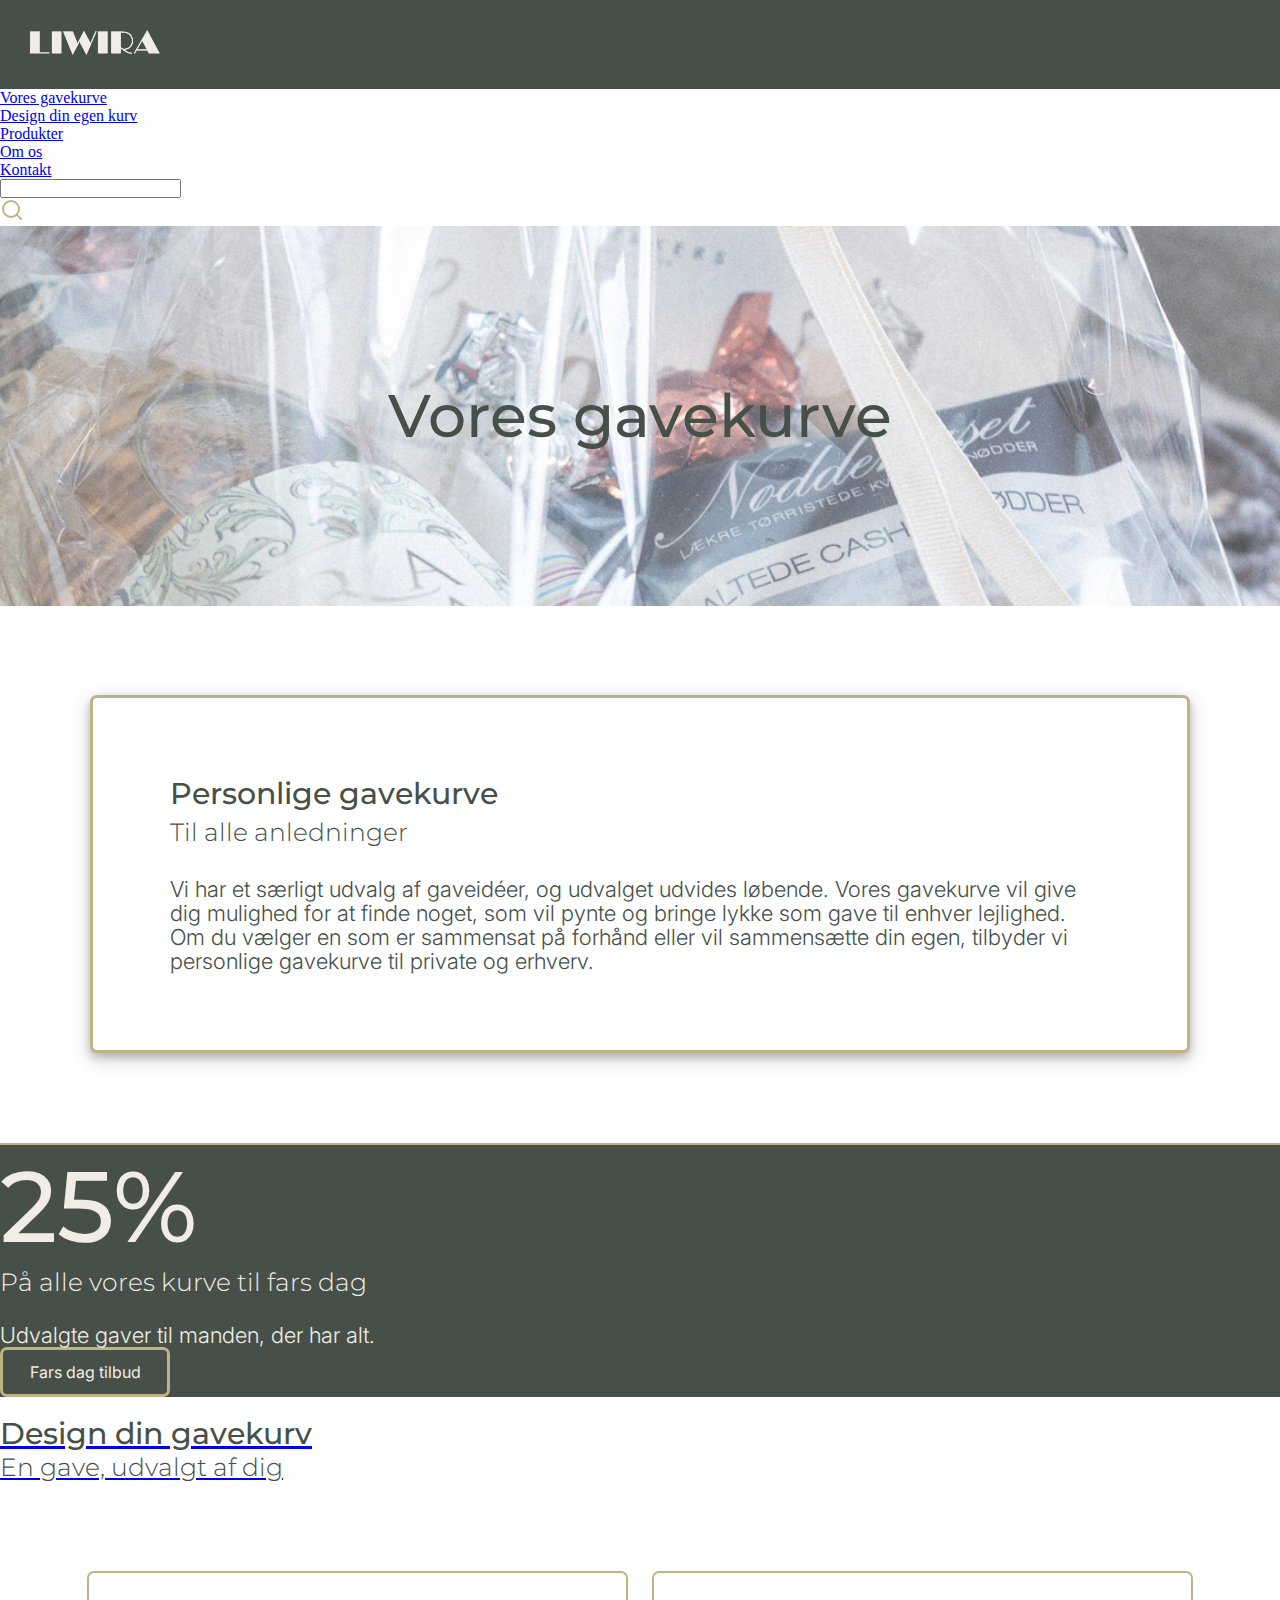
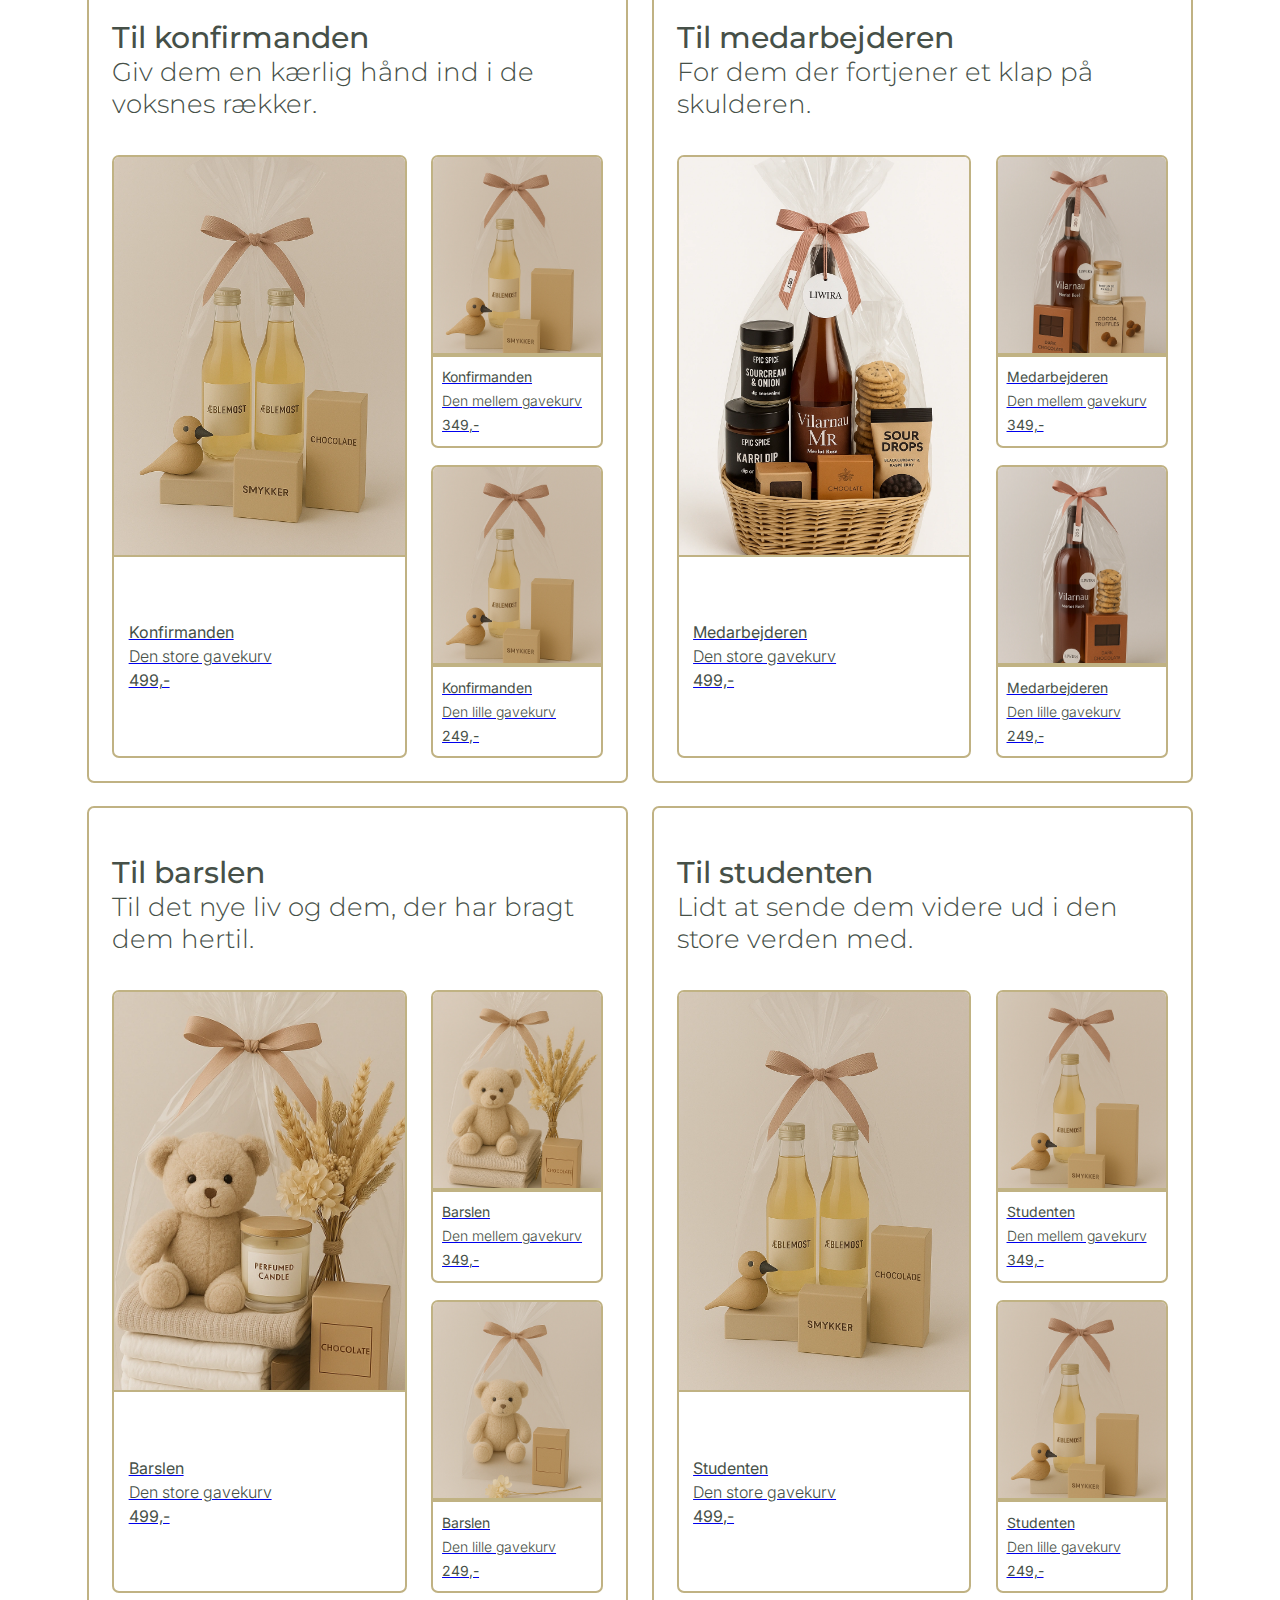
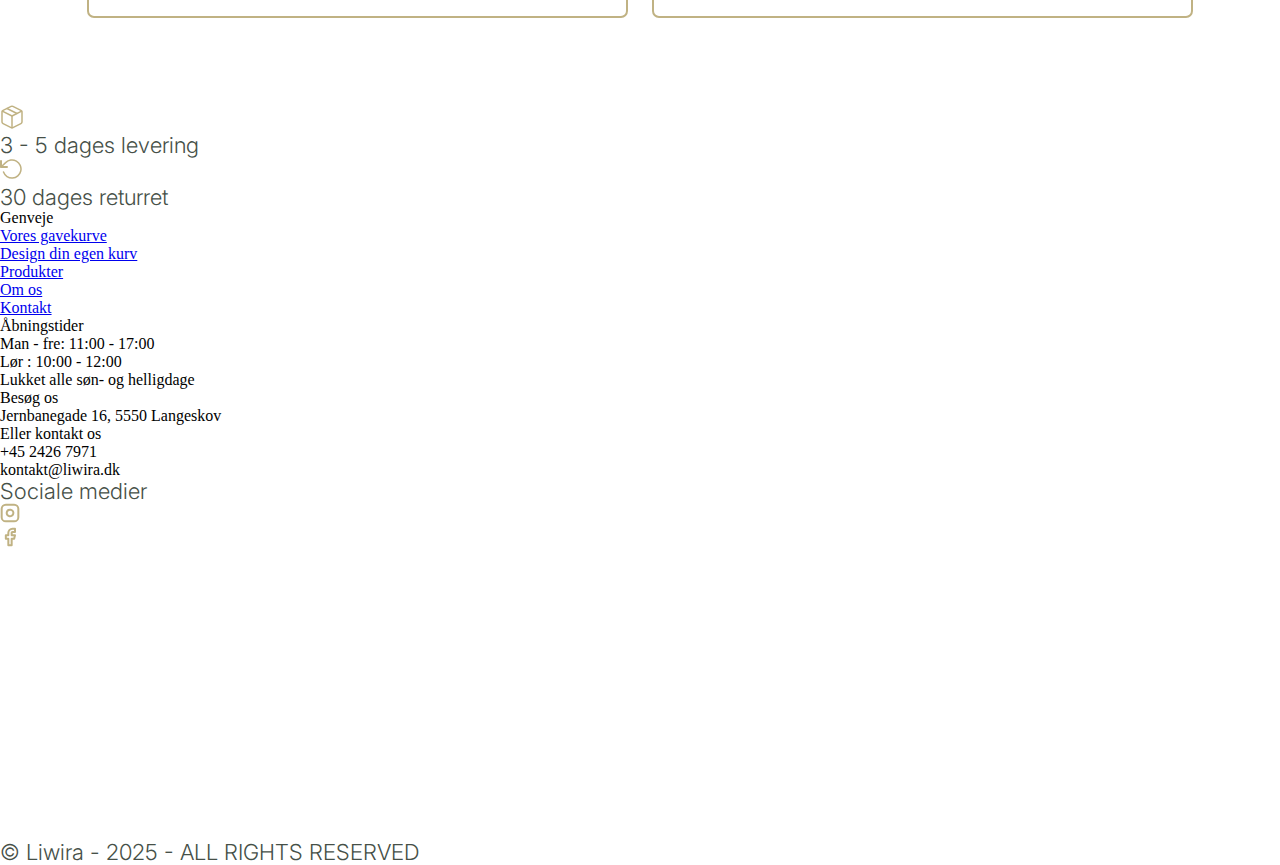
<file: gift-basket.html>
<!DOCTYPE html>
<html lang="da" dir="ltr">
    <head>
        <meta charset="UTF-8">
        <meta name="viewport" content="width=device-width, initial-scale=1.0">

        <!-- NAME & FAVICON -->
        <title>Liwira</title>
        <link rel="icon" type="image/x-icon" href="/images/liwira_favicon_bow.png">

        <!-- CSS & JS -->
        <script src="scripts/header.js" defer></script>
        <link rel="stylesheet" href="css/main.css">
        <link rel="stylesheet" href="css/gift-basket.css">
        <link rel="stylesheet" href="css/header.css">
    </head>
    <body>
<!-- HEADER FULL SCREEN -->
        <header id="header">
            <div class="header--flexbox">
                <a href="index.html">
                    <img class="header__logo-type" src="images/liwira_logo_type.webp" alt="liwira-logo-type">
                </a>
    
                <div id="burgermenu" class="small-header-burgermenu">
                    <a href="#"><img id="burgermenu__ikon" src="/svg-icons/burger-icon.svg" alt="burger-menu-icon"></a>
                    <a href="my-basket.html"><img class="burgermenu-icon" src="/svg-icons/heart.svg" alt="burger-menu-icon"></a>
                    <a href="my-basket.html"><img class="burgermenu-icon" src="/svg-icons/shopping-cart.svg" alt="burger-menu-icon"></a>
                    <a href="my-basket.html"><img class="burgermenu-icon" src="/svg-icons/user.svg" alt="burger-menu-icon"></a>
                    <a href="my-basket.html"><img class="burgermenu-icon" id="search__ikon" src="/svg-icons/search.svg" alt="burger-menu-icon"></a>
                </div>
            </div>
        </header>

        <!-- HEADER BURGERMENU DROPDOWN TEST-->
        <div class="burger-menu-content">
            <div id="showMenu" class="open-burger-menu">
                
                <ul class="headerlist">
                    <li class="has-dropdown" id="gavekurve-dropdown-item">
                        <a href="#" class="headerlink">Vores Gavekurve</a>
                        <ul class="dropdown" id="om-dropdown">
                            <li><a class="headerlink" href="gift-basket.html">Alle gavekurve</a></li>
                            <li><a class="headerlink" href="category.html">Konfirmanden</a></li>
                            <li><a class="headerlink" href="category.html">Bryllup</a></li>
                            <li><a class="headerlink" href="category.html">Barsel</a></li>
                            <li><a class="headerlink" href="category.html">Studenten</a></li>
                            <li><a class="headerlink" href="event.html">Fars dag</a></li>
                            <li><a class="headerlink" href="gift-basket.html">Medarbejdergaver</a></li>
                            <li><a class="headerlink" href="gift-basket.html">Fødselsdag</a></li>
                        </ul>
                    </li>
                    <li><a class="headerlink" href="build-gift-basket.html">Design din egen gavekurv</a></li>

                    <li class="has-dropdown" id="produkter-dropdown-item">
                        <a href="#" class="headerlink">Produkter</a>
                        <ul class="dropdown" id="frivillig-dropdown">
                            <li><a href="products.html" class="headerlink">Alle Produkter</a></li>
                            <li class="has-sub-dropdown">
                                <a class="headerlink" href="#">Brands</a>
                                <ul class="sub-dropdown">
                                    <li><a class="headerlink" href="product-brand.html">Meraki</a></li>
                                    <li><a class="headerlink" href="product-brand.html">Lagurus</a></li>
                                    <li><a class="headerlink" href="product-brand.html">AYA & IDA</a></li>
                                    <li><a class="headerlink" href="product-brand.html">SIRIUS</a></li>
                                    <li><a class="headerlink" href="product-brand.html">Aida</a></li>
                                    <li><a class="headerlink" href="product-brand.html">Maileg</a></li>
                                </ul>
                            </li>
                            <li class="has-sub-dropdown">
                                <a class="headerlink" href="#">Produkter</a>
                                <ul class="sub-dropdown">
                                    <li><a class="headerlink" href="products.html">Alt til børn</a></li>
                                    <li><a class="headerlink" href="products.html">Brugskunst</a></li>
                                    <li><a class="headerlink" href="products.html">Lys</a></li>
                                    <li><a class="headerlink" href="products.html">Hudpleje</a></li>
                                    <li><a class="headerlink" href="products.html">Service</a></li>
                                    <li><a class="headerlink" href="products.html">Søde sager</a></li>
                                    <li><a class="headerlink" href="products.html">Alkohol</a></li>
                                    <li><a class="headerlink" href="products.html">Drikkevarer</a></li>
                                </ul>
                            </li>  
                        </ul>
                    </li>
                    <li><a class="headerlink" href="about-us.html">Om</a></li>
                    <li><a class="headerlink" href="contact.html">Kontakt</a></li>
                </ul>
            </div>
        </div>

<!-- Header bottom menu - START -->
        <div class="header__bottom" id="headerBottom">
            <ul class="desktop-dropdown-wrapper">
                <li class="desktop-dropdown">
                    <a href="#">Vores gavekurve</a>
                    <ul class="dropdown">
                        <li><a href="gift-basket.html">Alle gavekurve</a></li>
                        <li><a href="category.html">Konfirmanden</a></li>
                        <li><a href="category.html">Bryllup</a></li>
                        <li><a href="category.html">Barsel</a></li>
                        <li><a href="category.html">Studenten</a></li>
                        <li><a href="event.html">Fars dag</a></li>
                        <li><a href="gift-basket.html">Medarbejdergaver</a></li>
                        <li><a href="gift-basket.html">Fødselsdag</a></li>
                    </ul>
                </li>

                <li><a href="build-gift-basket.html">Design din egen kurv</a></li>

                <li class="desktop-dropdown">
                    <a href="#">Produkter</a>
                    <ul class="dropdown">
                        <li><a href="products.html">Alle Produkter</a></li>
                        <li class="has-sub-dropdown">
                            <a href="#">Brands</a>
                            <ul class="sub-dropdown">
                                <li><a href="product-brand.html">Meraki</a></li>
                                <li><a href="product-brand.html">Lagurus</a></li>
                                <li><a href="product-brand.html">AYA & IDA</a></li>
                                <li><a href="product-brand.html">SIRIUS</a></li>
                                <li><a href="product-brand.html">Aida</a></li>
                                <li><a href="product-brand.html">Maileg</a></li>
                            </ul>
                        </li>
                        <li class="has-sub-dropdown">
                            <a href="#">Læs mere</a>
                            <ul class="sub-dropdown">
                                <li><a href="#">Vores værdier</a></li>
                                <li><a href="#">Bæredygtighed</a></li>
                                <li><a href="#">Produktion</a></li>
                                <li><a href="#">Teamet</a></li>
                                <li><a href="#">Presse</a></li>
                                <li><a href="#">FAQ</a></li>
                                <li><a href="#">Samarbejde</a></li>
                            </ul>
                        </li>
                    </ul>
                </li>
                <li><a href="about-us.html">Om os</a></li>
                <li><a href="contact.html">Kontakt</a></li>
            </ul>
        </div>
<!-- header bottom menu - SLUT -->   
        <div class="header__search-bar">
            <input class="header__search-bar__input" type="text" id="fname" name="fname">
            <div class="header__search-bar__icon"><img src="/svg-icons/search.svg" alt="search-icon"></div>
        </div>       
  

         <section class="section-6__info-box about">
            <div class="section-6__info-box__card">
                <div class="section-6__info-box__image-box gift-basket"></div>
                <div class="section-6__info-box__info">
                    <h2 class="section-6__info-box__heading">Vores gavekurve</h2>
                </div>
            </div>
        </section>

        <section class="section-2__info-box about">
            <div class="section-2__info-box__card">
                <h2 class="section-2__info-box__heading">Personlige gavekurve</h2>
                <h3 class="section-2__info-box__subheading">Til alle anledninger</h3>
                <p class="section-2__info-box__text">
                    Vi har et særligt udvalg af gaveidéer, og udvalget udvides løbende. 
                    Vores gavekurve vil give dig mulighed for at finde noget, 
                    som vil pynte og bringe lykke som gave til enhver lejlighed.
                </p>
                <p class="section-2__info-box__text">
                    Om du vælger en som er sammensat på forhånd eller vil sammensætte 
                    din egen, tilbyder vi personlige gavekurve til private og erhverv. 
                </p>
            </div>
        </section>

        <section class="section-5__info-box gift-basket">
            <div class="section-5__info-box__card">
                <div class="section-5__info-box__image-box"></div>
                <div class="section-5__info-box__info">
                    <h2 class="section-5__info-box__heading">25%</h2>
                    <h3 class="section-5__info-box__subheading">På alle vores kurve til fars dag</h3>
                    <p class="section-5__info-box__text">
                        Udvalgte gaver til manden, der har alt.
                    </p>
                    <a class="cta-btn hvid" href="event.html">Fars dag tilbud</a>
                </div>
            </div>
        </section>

        <section class="section-4__design-din-kurv gift-basket">
            <div class="section-4__design-din-kurv__background-image">
                <a class="section-4__design-din-kurv__info-box" href="build-gift-basket.html">
                    <div class="section-4__design-din-kurv__info-box__titles">
                        <h2>Design din gavekurv</h2>
                        <h3>En gave, udvalgt af dig</h3>
                    </div>
                    <div class="section-4__design-din-kurv__info-box__triangle"></div>
                </a>
            </div>
        </section>

    <div class="gift-basket__flexbox">
        <section class="section__giftbasket-wrapper">
            <div class="section__giftbasket">
                <div class="section__giftbasket--titles">
                    <h2>Til konfirmanden</h2>
                    <h3>Giv dem en kærlig hånd ind i de voksnes rækker.</h3>
                </div>
                <div class="section__giftbasket--cards">
                    <a href="category-gift-basket.html" class="section__giftbasket--one">
                        <img src="../generated_images/konfirmand_stor.webp" alt="Stor gavekurv med æblemost, smykke, lille træfugl og chokolade">
                         <div class="section__giftbasket--one__text-box">
                            <p><b>Konfirmanden</b></p>
                            <p>Den store gavekurv</p>
                            <p><b>499,-</b></p>
                        </div>
                    </a>
                    <div class="section__giftbasket--two">
                        <a href="category-gift-basket.html" class="section__giftbasket--small">
                            <img src="../generated_images/konfirmand_mellem.webp" alt="Mellem gavekurv med æblemost, smykke, lille træfugl og chokolade">
                             <div class="section__giftbasket--two__text-box">
                                <p><b>Konfirmanden</b></p>
                                <p>Den mellem gavekurv</p>
                                <p><b>349,-</b></p>
                            </div>
                        </a>
                        <a href="category-gift-basket.html" class="section__giftbasket--small">
                            <img src="../generated_images/konfirmand_mellem.webp" alt="Lille gavekurv med æblemost, smykke, lille træfugl og chokolade">
                             <div class="section__giftbasket--two__text-box--2">
                                <p><b>Konfirmanden</b></p>
                                <p>Den lille gavekurv</p>
                                <p><b>249,-</b></p>
                            </div>
                        </a>
                    </div>
                </div>
            </div>
        </section>
        
        <section class="section__giftbasket-wrapper">
            <div class="section__giftbasket">
                <div class="section__giftbasket--titles">
                    <h2>Til medarbejderen</h2>
                    <h3>For dem der fortjener et klap på skulderen.</h3>
                </div>
                <div class="section__giftbasket--cards">
                    <a href="category-gift-basket.html" class="section__giftbasket--one">
                        <img src="../generated_images/medarbejder_stor.webp" alt="Stor gavekurv med vin, chokolade, cookies, sour drops, kakao trøffel og dips">
                         <div class="section__giftbasket--one__text-box">
                            <p><b>Medarbejderen</b></p>
                            <p>Den store gavekurv</p>
                            <p><b>499,-</b></p>
                        </div>
                    </a>
                    <div class="section__giftbasket--two">
                        <a href="category-gift-basket.html" class="section__giftbasket--small">
                            <img src="../generated_images/medarbejder_mellem.webp" alt="Mellem gavekurv med vin, chokolade, cookies, et duftlys og kakao trøffel">
                             <div class="section__giftbasket--two__text-box">
                                <p><b>Medarbejderen</b></p>
                                <p>Den mellem gavekurv</p>
                                <p><b>349,-</b></p>
                            </div>
                        </a>
                        <a href="category-gift-basket.html" class="section__giftbasket--small">
                            <img src="../generated_images/medarbejder_lille.webp" alt="Lille gavekurv med vin, chokolade og cookies">
                             <div class="section__giftbasket--two__text-box--2">
                                <p><b>Medarbejderen</b></p>
                                <p>Den lille gavekurv</p>
                                <p><b>249,-</b></p>
                            </div>
                        </a>
                    </div>
                </div>
            </div>
        </section>

        <section class="section__giftbasket-wrapper">
            <div class="section__giftbasket">
                <div class="section__giftbasket--titles">
                    <h2>Til barslen</h2>
                    <h3>Til det nye liv og dem, der har bragt dem hertil.</h3>
                </div>
                <div class="section__giftbasket--cards">
                    <a href="category-gift-basket.html" class="section__giftbasket--one">
                        <img src="../generated_images/barsel_stor.webp" alt="Stor gavekurv med blomster, bamse, chokolade, vaskeklude og svanemærkede bleer">
                         <div class="section__giftbasket--one__text-box">
                            <p><b>Barslen</b></p>
                            <p>Den store gavekurv</p>
                            <p><b>499,-</b></p>
                        </div>
                    </a>
                    <div class="section__giftbasket--two">
                        <a href="category-gift-basket.html" class="section__giftbasket--small">
                            <img src="../generated_images/barsel_mellem.webp" alt="Mellem gavekurv med blomster, bamse, chokolade og vaskeklude">
                             <div class="section__giftbasket--two__text-box">
                                <p><b>Barslen</b></p>
                                <p>Den mellem gavekurv</p>
                                <p><b>349,-</b></p>
                            </div>
                        </a>
                        <a href="category-gift-basket.html" class="section__giftbasket--small">
                            <img src="../generated_images/barsel_lille.webp" alt="Lille gavekurv med blomst, bamse og chokolade">
                             <div class="section__giftbasket--two__text-box--2">
                                <p><b>Barslen</b></p>
                                <p>Den lille gavekurv</p>
                                <p><b>249,-</b></p>
                            </div>
                        </a>
                    </div>
                </div>
            </div>
        </section>

        <section class="section__giftbasket-wrapper">
            <div class="section__giftbasket">
                <div class="section__giftbasket--titles">
                    <h2>Til studenten</h2>
                     <h3>Lidt at sende dem videre ud i den store verden med.</h3>
                </div>
                <div class="section__giftbasket--cards">
                    <a href="category-gift-basket.html" class="section__giftbasket--one">
                        <img src="./generated_images/konfirmand_stor.webp" alt="Stor gavekurv med æblemost, smykke, lille træfugl og chokolade">
                         <div class="section__giftbasket--one__text-box">
                            <p><b>Studenten</b></p>
                            <p>Den store gavekurv</p>
                            <p><b>499,-</b></p>
                        </div>
                    </a>
                    <div class="section__giftbasket--two">
                        <a href="category-gift-basket.html" class="section__giftbasket--small">
                            <img src="../generated_images/konfirmand_mellem.webp" alt="Mellem gavekurv med æblemost, smykke, lille træfugl og chokolade">
                             <div class="section__giftbasket--two__text-box">
                                <p><b>Studenten</b></p>
                                <p>Den mellem gavekurv</p>
                                <p><b>349,-</b></p>
                            </div>
                        </a>
                        <a href="category-gift-basket.html" class="section__giftbasket--small">
                            <img src="../generated_images/konfirmand_mellem.webp" alt="Lille gavekurv med æblemost, smykke, lille træfugl og chokolade">
                             <div class="section__giftbasket--two__text-box--2">
                                <p><b>Studenten</b></p>
                                <p>Den lille gavekurv</p>
                                <p><b>249,-</b></p>
                            </div>
                        </a>
                    </div>
                </div>
            </div>
        </section>
    </div>

        <footer>
            <div class="footer__top">
                <div class="footer__top__icon">
                    <img class="footer__top__icon-img" src="/svg-icons/package.svg" alt="shipping-box-icon">
                    <p class="footer__top__icon-text">3 - 5 dages levering</p>
                </div>
                <div class="footer__top__icon">
                    <img class="footer__top__icon-img" src="/svg-icons/return.svg" alt="return-icon">
                    <p class="footer__top__icon-text">30 dages returret</p>
                </div> 
            </div>
            <div class="footer__bottom">
                <div class="footer__bottom__wrapper">
                    <ul class="footer__bottom__info-box">
                        <li><span class="footer__bottom__text--bolder">Genveje</span></li>
                        <li><a href="gift-basket.html">Vores gavekurve</a></li>
                        <li><a href="build-gift-basket.html">Design din egen kurv</a></li>
                        <li><a href="products.html">Produkter</a></li>
                        <li><a href="about-us.html">Om os</a></li>
                        <li><a href="contact.html">Kontakt</a></li>
                    </ul>

                    <ul class="footer__bottom__info-box">
                        <li><span class="footer__bottom__text--bolder">Åbningstider</span></li>
                        <li>Man - fre: 11:00 - 17:00</li>
                        <li>Lør : 10:00 - 12:00 </li>
                        <li>Lukket alle søn- og helligdage</li>
                    </ul>

                    <ul class="footer__bottom__info-box">
                        <li><span class="footer__bottom__text--bolder">Besøg os</span></li>
                        <li>Jernbanegade 16, 5550 Langeskov </li>
                        <li><span class="footer__bottom__text--bolder">Eller kontakt os</span></li>
                        <li>+45 2426 7971</li>
                        <li>kontakt@liwira.dk</li>
                    </ul>

                    <div class="footer__bottom__icons">
                        <p><span class="footer__bottom__text--bolder">Sociale medier</span></p>
                        <div class="footer__bottom__icons-wrapper">
                            <div class="footer__bottom__icons-img"><img src="/svg-icons/instagram.svg" alt="some-icon-instagram"></div>
                            <div class="footer__bottom__icons-img--facebook"><img src="/svg-icons/facebook.svg" alt="some-icon-facebook"></div>
                        </div>
                    </div>
                </div>
                <div class="footer__bottom__logo">
                    <img src="images/liwira_vectorized_logo_v2.webp" alt="liwira-big-footer-logo">
                </div>
            </div>
            <div class="footer__bottom__copyright-section">
                <p>&copy; Liwira - 2025 - ALL RIGHTS RESERVED</p>
            </div>
        </footer>
    </body>
</html>
</file>
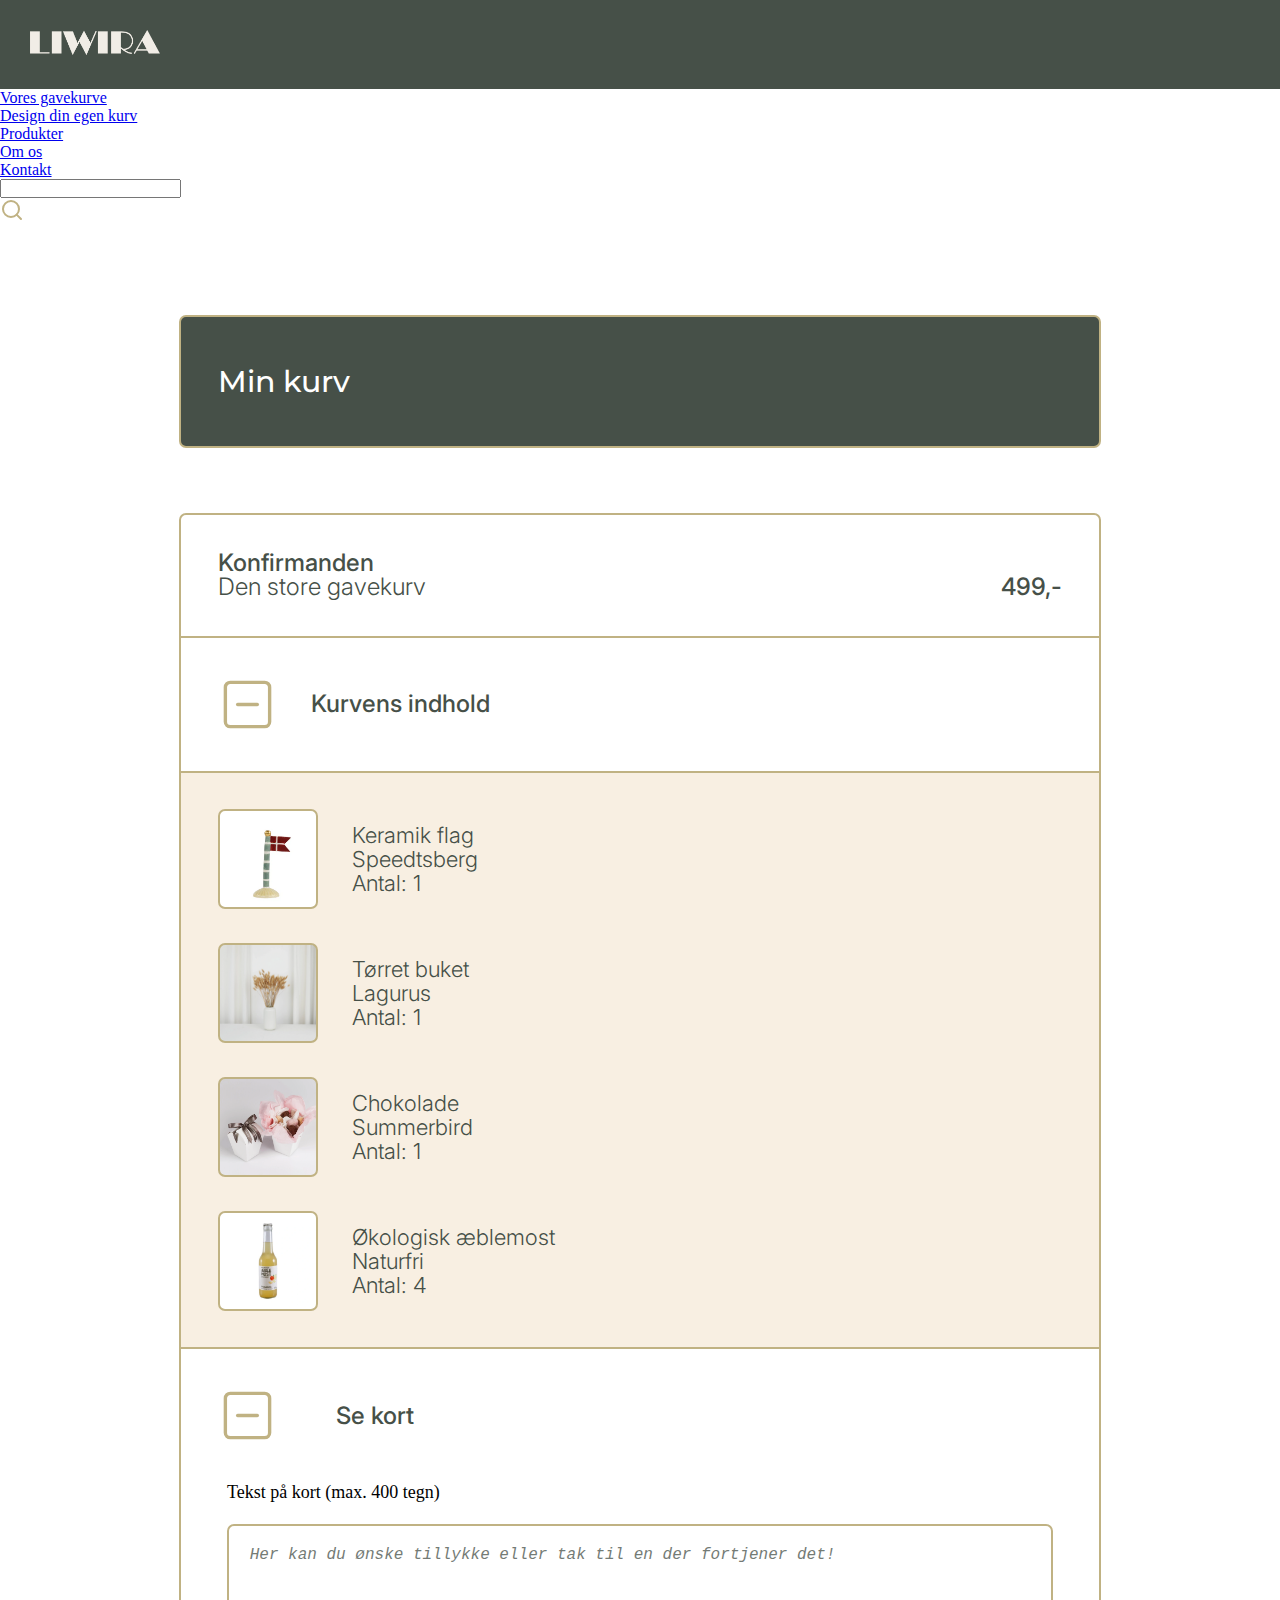
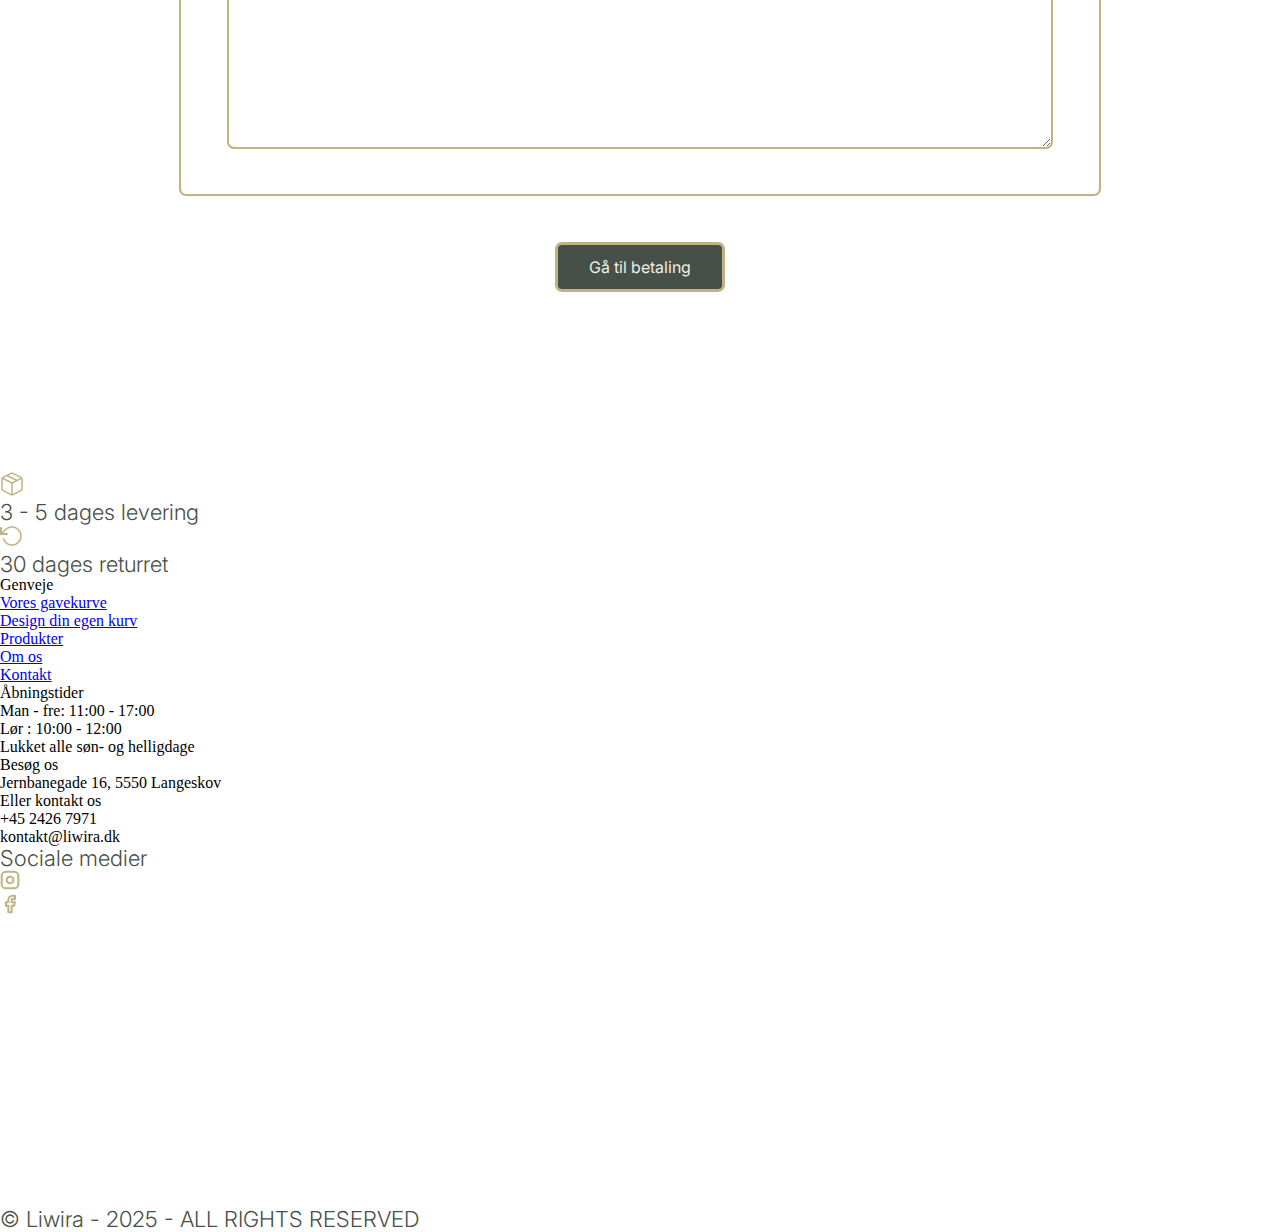
<file: my-basket.html>
<!DOCTYPE html>
<html lang="da" dir="ltr">
    <head>
        <meta charset="UTF-8">
        <meta name="viewport" content="width=device-width, initial-scale=1.0">

        <!-- NAME & FAVICON -->
        <title>Liwira</title>
        <link rel="icon" type="image/x-icon" href="/images/liwira_favicon_bow.png">

        <!-- CSS & JS -->
        <script src="scripts/header.js" defer></script>
        <link rel="stylesheet" href="css/main.css">
        <link rel="stylesheet" href="css/my-basket.css">
        <link rel="stylesheet" href="css/header.css">
    </head>
    
    <body>
<!-- HEADER FULL SCREEN -->
        <header id="header">
            <div class="header--flexbox">
                <a href="index.html">
                    <img class="header__logo-type" src="images/liwira_logo_type.webp" alt="liwira-logo-type">
                </a>
    
                <div id="burgermenu" class="small-header-burgermenu">
                    <a href="#"><img id="burgermenu__ikon" src="/svg-icons/burger-icon.svg" alt="burger-menu-icon"></a>
                    <a href="my-basket.html"><img class="burgermenu-icon" src="/svg-icons/heart.svg" alt="burger-menu-icon"></a>
                    <a href="my-basket.html"><img class="burgermenu-icon" src="/svg-icons/shopping-cart.svg" alt="burger-menu-icon"></a>
                    <a href="my-basket.html"><img class="burgermenu-icon" src="/svg-icons/user.svg" alt="burger-menu-icon"></a>
                    <a href="my-basket.html"><img class="burgermenu-icon" id="search__ikon" src="/svg-icons/search.svg" alt="burger-menu-icon"></a>
                </div>
            </div>
        </header>

        <!-- HEADER BURGERMENU DROPDOWN TEST-->
        <div class="burger-menu-content">
            <div id="showMenu" class="open-burger-menu">
                
                <ul class="headerlist">
                    <li class="has-dropdown" id="gavekurve-dropdown-item">
                        <a href="#" class="headerlink">Vores Gavekurve</a>
                        <ul class="dropdown" id="om-dropdown">
                            <li><a class="headerlink" href="gift-basket.html">Alle gavekurve</a></li>
                            <li><a class="headerlink" href="category.html">Konfirmanden</a></li>
                            <li><a class="headerlink" href="category.html">Bryllup</a></li>
                            <li><a class="headerlink" href="category.html">Barsel</a></li>
                            <li><a class="headerlink" href="category.html">Studenten</a></li>
                            <li><a class="headerlink" href="event.html">Fars dag</a></li>
                            <li><a class="headerlink" href="gift-basket.html">Medarbejdergaver</a></li>
                            <li><a class="headerlink" href="gift-basket.html">Fødselsdag</a></li>
                        </ul>
                    </li>
                    <li><a class="headerlink" href="build-gift-basket.html">Design din egen gavekurv</a></li>

                    <li class="has-dropdown" id="produkter-dropdown-item">
                        <a href="#" class="headerlink">Produkter</a>
                        <ul class="dropdown" id="frivillig-dropdown">
                            <li><a href="products.html" class="headerlink">Alle Produkter</a></li>
                            <li class="has-sub-dropdown">
                                <a class="headerlink" href="#">Brands</a>
                                <ul class="sub-dropdown">
                                    <li><a class="headerlink" href="product-brand.html">Meraki</a></li>
                                    <li><a class="headerlink" href="product-brand.html">Lagurus</a></li>
                                    <li><a class="headerlink" href="product-brand.html">AYA & IDA</a></li>
                                    <li><a class="headerlink" href="product-brand.html">SIRIUS</a></li>
                                    <li><a class="headerlink" href="product-brand.html">Aida</a></li>
                                    <li><a class="headerlink" href="product-brand.html">Maileg</a></li>
                                </ul>
                            </li>
                            <li class="has-sub-dropdown">
                                <a class="headerlink" href="#">Produkter</a>
                                <ul class="sub-dropdown">
                                    <li><a class="headerlink" href="products.html">Alt til børn</a></li>
                                    <li><a class="headerlink" href="products.html">Brugskunst</a></li>
                                    <li><a class="headerlink" href="products.html">Lys</a></li>
                                    <li><a class="headerlink" href="products.html">Hudpleje</a></li>
                                    <li><a class="headerlink" href="products.html">Service</a></li>
                                    <li><a class="headerlink" href="products.html">Søde sager</a></li>
                                    <li><a class="headerlink" href="products.html">Alkohol</a></li>
                                    <li><a class="headerlink" href="products.html">Drikkevarer</a></li>
                                </ul>
                            </li>  
                        </ul>
                    </li>
                    <li><a class="headerlink" href="about-us.html">Om</a></li>
                    <li><a class="headerlink" href="contact.html">Kontakt</a></li>
                </ul>
            </div>
        </div>

<!-- Header bottom menu - START -->
        <div class="header__bottom" id="headerBottom">
            <ul class="desktop-dropdown-wrapper">
                <li class="desktop-dropdown">
                    <a href="#">Vores gavekurve</a>
                    <ul class="dropdown">
                        <li><a href="gift-basket.html">Alle gavekurve</a></li>
                        <li><a href="category.html">Konfirmanden</a></li>
                        <li><a href="category.html">Bryllup</a></li>
                        <li><a href="category.html">Barsel</a></li>
                        <li><a href="category.html">Studenten</a></li>
                        <li><a href="event.html">Fars dag</a></li>
                        <li><a href="gift-basket.html">Medarbejdergaver</a></li>
                        <li><a href="gift-basket.html">Fødselsdag</a></li>
                    </ul>
                </li>

                <li><a href="build-gift-basket.html">Design din egen kurv</a></li>

                <li class="desktop-dropdown">
                    <a href="#">Produkter</a>
                    <ul class="dropdown">
                        <li><a href="products.html">Alle Produkter</a></li>
                        <li class="has-sub-dropdown">
                            <a href="#">Brands</a>
                            <ul class="sub-dropdown">
                                <li><a href="product-brand.html">Meraki</a></li>
                                <li><a href="product-brand.html">Lagurus</a></li>
                                <li><a href="product-brand.html">AYA & IDA</a></li>
                                <li><a href="product-brand.html">SIRIUS</a></li>
                                <li><a href="product-brand.html">Aida</a></li>
                                <li><a href="product-brand.html">Maileg</a></li>
                            </ul>
                        </li>
                        <li class="has-sub-dropdown">
                            <a href="#">Læs mere</a>
                            <ul class="sub-dropdown">
                                <li><a href="#">Vores værdier</a></li>
                                <li><a href="#">Bæredygtighed</a></li>
                                <li><a href="#">Produktion</a></li>
                                <li><a href="#">Teamet</a></li>
                                <li><a href="#">Presse</a></li>
                                <li><a href="#">FAQ</a></li>
                                <li><a href="#">Samarbejde</a></li>
                            </ul>
                        </li>
                    </ul>
                </li>
                <li><a href="about-us.html">Om os</a></li>
                <li><a href="contact.html">Kontakt</a></li>
            </ul>
        </div>
<!-- header bottom menu - SLUT -->   
        <div class="header__search-bar">
            <input class="header__search-bar__input" type="text" id="fname" name="fname">
            <div class="header__search-bar__icon"><img src="/svg-icons/search.svg" alt="search-icon"></div>
        </div>       
  

        <section class="section__my-basket">
            <h2 class="section__my-basket__title">Min kurv</h2>
            <div class="section__my-basket__info">
                <div class="section__my-basket__info--title">
                    <div>
                        <p><span class="basket--bold">Konfirmanden</span></p>
                        <p>Den store gavekurv</p>
                    </div>
                    <div>
                        <p><span class="basket--bold">499,-</span></p>
                    </div>
                </div>

                <div class="section__my-basket__info--content">
                    <div class="content--flexbox">
                        <img src="/svg-icons/minus-square.svg" alt="icon-accordian-minus">
                        <p><span class="basket--bold">Kurvens indhold</span></p>
                    </div>

                    <div class="section__my-basket__info--content__wrapper">
                        <div class="section__my-basket__info--content__card">
                            <div class="content--product-image--1"></div>
                            <div class="content-container">
                                <p class="content-name">Keramik flag</p>
                                <p class="content-brand">Speedtsberg</p>
                                <p class="content-amount">Antal: 1</p>
                            </div>
                        </div>
                        <div class="section__my-basket__info--content__card">
                            <div class="content--product-image--2"></div>
                            <div class="content-container">
                                <p class="content-name">Tørret buket</p>
                                <p class="content-brand">Lagurus</p>
                                <p class="content-amount">Antal: 1</p>
                            </div>
                        </div>
                        <div class="section__my-basket__info--content__card">
                            <div class="content--product-image--3"></div>
                            <div class="content-container">
                                <p class="content-name">Chokolade</p>
                                <p class="content-brand">Summerbird</p>
                                <p class="content-amount">Antal: 1</p>
                            </div>
                        </div>
                        <div class="section__my-basket__info--content__card">
                            <div class="content--product-image--4"></div>
                            <div class="content-container">
                                <p class="content-name">Økologisk æblemost</p>
                                <p class="content-brand">Naturfri</p>
                                <p class="content-amount">Antal: 4</p>
                            </div>
                        </div>
                    </div>
                </div>

                <div class="section__my-basket__info--card">
                    <div class="section__my-basket__info--card__title">
                        <img src="/svg-icons/minus-square.svg" alt="Luk kort">
                        <p><span class="basket--bold">Se kort</span></p>
                    </div>
                </div>
                <div class="form-container">
                    <form>
                        <label class="p" for="personalized-card">Tekst på kort (max. 400 tegn)</label>
                        <textarea id="personalized-card" class="card-textarea" maxlength="400" name="personalized-card" placeholder="Her kan du ønske tillykke eller tak til en der fortjener det!"></textarea>
                    </form>
                </div>
            </div>
            <a href="#" class="cta-btn">Gå til betaling</a>
        </section>

        <footer>
            <div class="footer__top">
                <div class="footer__top__icon">
                    <img class="footer__top__icon-img" src="/svg-icons/package.svg" alt="shipping-box-icon">
                    <p class="footer__top__icon-text">3 - 5 dages levering</p>
                </div>
                <div class="footer__top__icon">
                    <img class="footer__top__icon-img" src="/svg-icons/return.svg" alt="return-icon">
                    <p class="footer__top__icon-text">30 dages returret</p>
                </div> 
            </div>
            <div class="footer__bottom">
                <div class="footer__bottom__wrapper">
                    <ul class="footer__bottom__info-box">
                        <li><span class="footer__bottom__text--bolder">Genveje</span></li>
                        <li><a href="gift-basket.html">Vores gavekurve</a></li>
                        <li><a href="build-gift-basket.html">Design din egen kurv</a></li>
                        <li><a href="products.html">Produkter</a></li>
                        <li><a href="about-us.html">Om os</a></li>
                        <li><a href="contact.html">Kontakt</a></li>
                    </ul>

                    <ul class="footer__bottom__info-box">
                        <li><span class="footer__bottom__text--bolder">Åbningstider</span></li>
                        <li>Man - fre: 11:00 - 17:00</li>
                        <li>Lør : 10:00 - 12:00 </li>
                        <li>Lukket alle søn- og helligdage</li>
                    </ul>

                    <ul class="footer__bottom__info-box">
                        <li><span class="footer__bottom__text--bolder">Besøg os</span></li>
                        <li>Jernbanegade 16, 5550 Langeskov </li>
                        <li><span class="footer__bottom__text--bolder">Eller kontakt os</span></li>
                        <li>+45 2426 7971</li>
                        <li>kontakt@liwira.dk</li>
                    </ul>

                    <div class="footer__bottom__icons">
                        <p><span class="footer__bottom__text--bolder">Sociale medier</span></p>
                        <div class="footer__bottom__icons-wrapper">
                            <div class="footer__bottom__icons-img"><img src="/svg-icons/instagram.svg" alt="some-icon-instagram"></div>
                            <div class="footer__bottom__icons-img--facebook"><img src="/svg-icons/facebook.svg" alt="some-icon-facebook"></div>
                        </div>
                    </div>
                </div>
                <div class="footer__bottom__logo">
                    <img src="images/liwira_vectorized_logo_v2.webp" alt="liwira-big-footer-logo">
                </div>
            </div>
            <div class="footer__bottom__copyright-section">
                <p>&copy; Liwira - 2025 - ALL RIGHTS RESERVED</p>
            </div>
        </footer>
    </body>
</html>
</file>
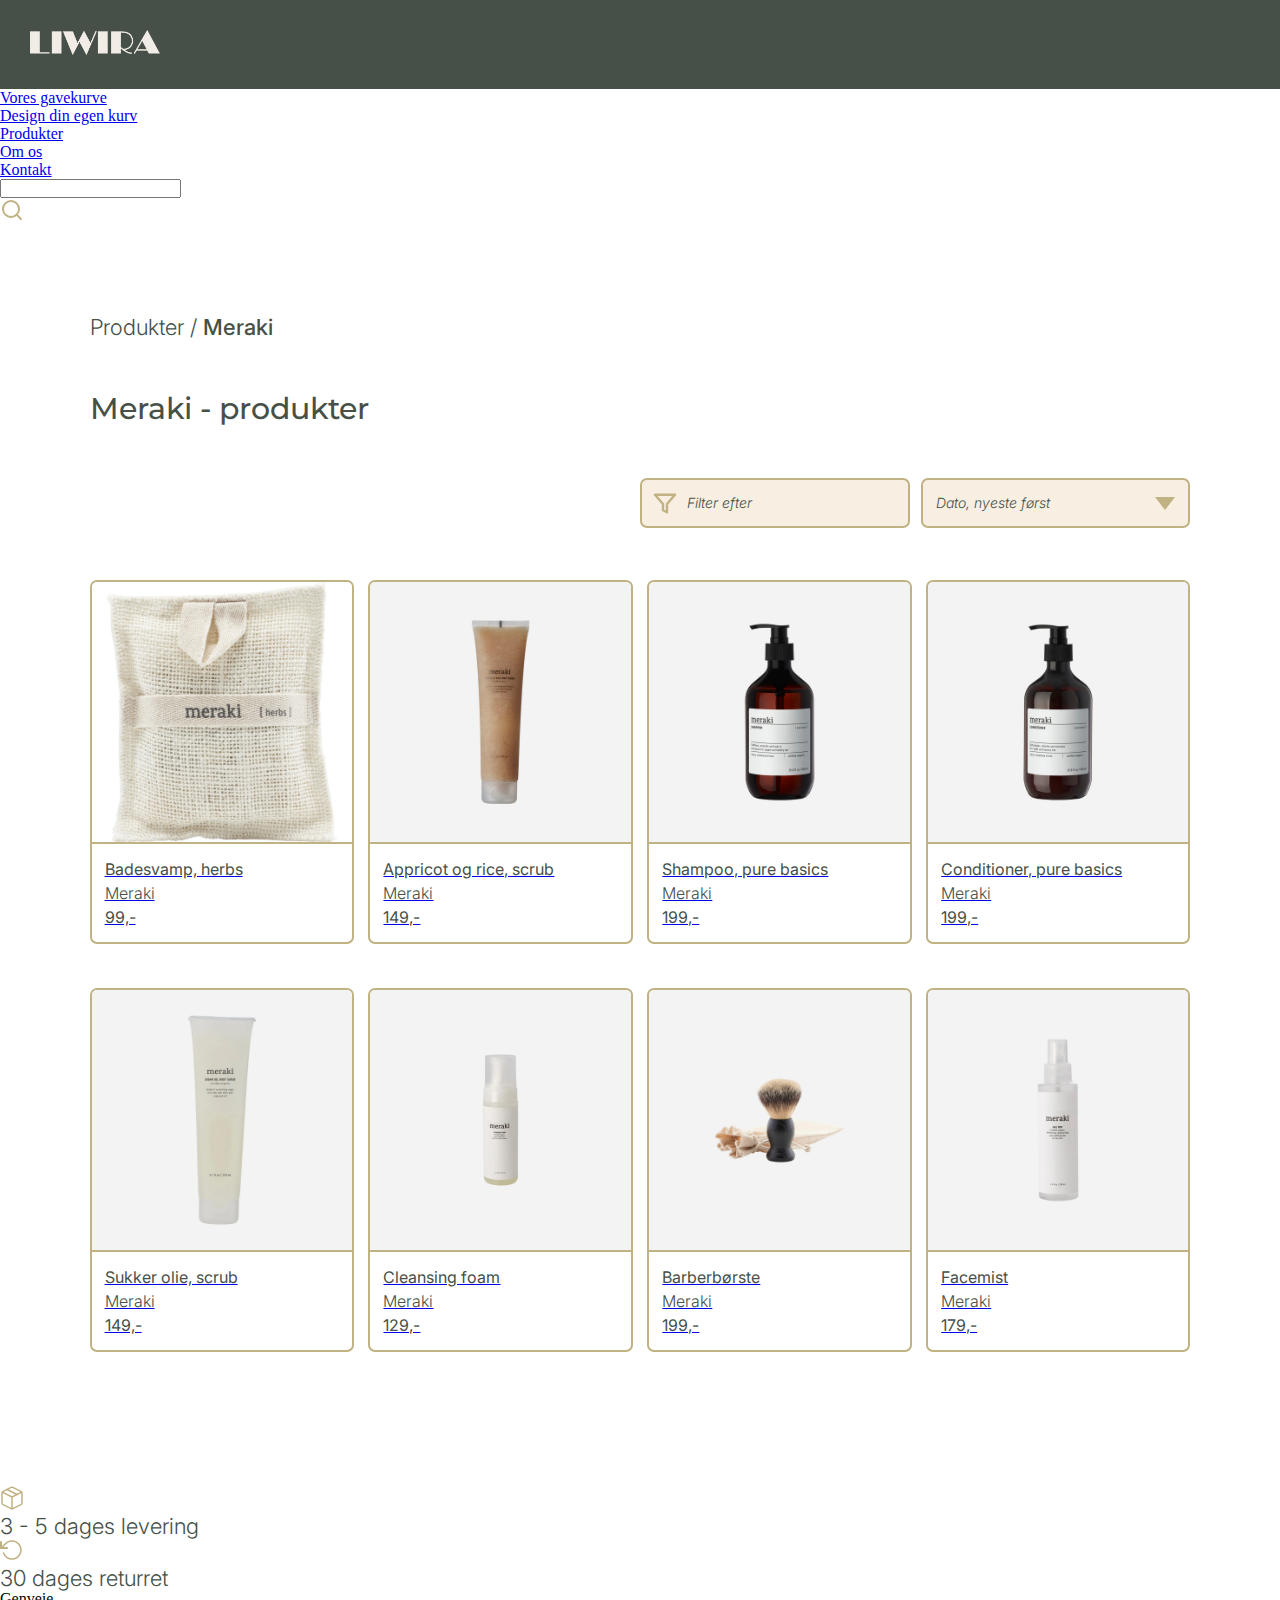
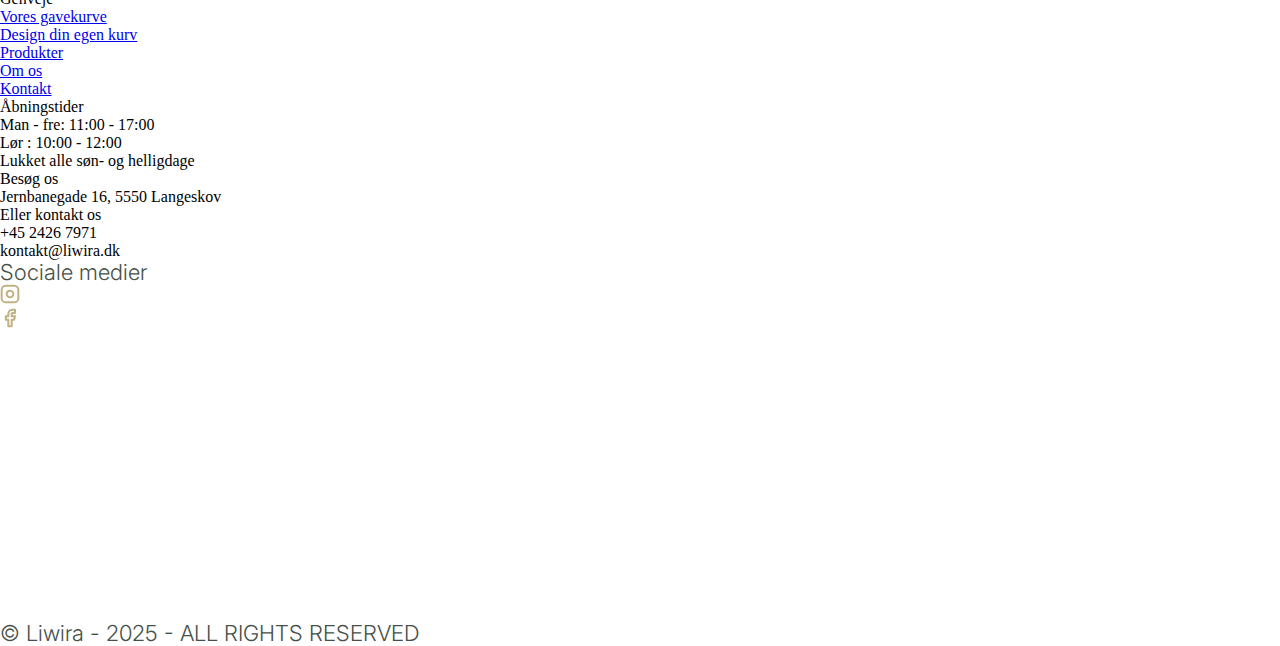
<file: product-brand.html>
<!DOCTYPE html>
<html lang="da" dir="ltr">
    <head>
        <meta charset="UTF-8">
        <meta name="viewport" content="width=device-width, initial-scale=1.0">

        <!-- NAME & FAVICON -->
        <title>Liwira</title>
        <link rel="icon" type="image/x-icon" href="/images/liwira_favicon_bow.png">

        <!-- CSS & JS -->
        <script src="scripts/header.js" defer></script>
        <link rel="stylesheet" href="css/main.css">
        <link rel="stylesheet" href="css/product-brand.css">
        <link rel="stylesheet" href="css/header.css">
    </head>
    
    <body>
<!-- HEADER FULL SCREEN -->
        <header id="header">
            <div class="header--flexbox">
                <a href="index.html">
                    <img class="header__logo-type" src="images/liwira_logo_type.webp" alt="liwira-logo-type">
                </a>
    
                <div id="burgermenu" class="small-header-burgermenu">
                    <a href="#"><img id="burgermenu__ikon" src="/svg-icons/burger-icon.svg" alt="burger-menu-icon"></a>
                    <a href="my-basket.html"><img class="burgermenu-icon" src="/svg-icons/heart.svg" alt="burger-menu-icon"></a>
                    <a href="my-basket.html"><img class="burgermenu-icon" src="/svg-icons/shopping-cart.svg" alt="burger-menu-icon"></a>
                    <a href="my-basket.html"><img class="burgermenu-icon" src="/svg-icons/user.svg" alt="burger-menu-icon"></a>
                    <a href="my-basket.html"><img class="burgermenu-icon" id="search__ikon" src="/svg-icons/search.svg" alt="burger-menu-icon"></a>
                </div>
            </div>
        </header>

        <!-- HEADER BURGERMENU DROPDOWN TEST-->
        <div class="burger-menu-content">
            <div id="showMenu" class="open-burger-menu">
                
                <ul class="headerlist">
                    <li class="has-dropdown" id="gavekurve-dropdown-item">
                        <a href="#" class="headerlink">Vores Gavekurve</a>
                        <ul class="dropdown" id="om-dropdown">
                            <li><a class="headerlink" href="gift-basket.html">Alle gavekurve</a></li>
                            <li><a class="headerlink" href="category.html">Konfirmanden</a></li>
                            <li><a class="headerlink" href="category.html">Bryllup</a></li>
                            <li><a class="headerlink" href="category.html">Barsel</a></li>
                            <li><a class="headerlink" href="category.html">Studenten</a></li>
                            <li><a class="headerlink" href="event.html">Fars dag</a></li>
                            <li><a class="headerlink" href="gift-basket.html">Medarbejdergaver</a></li>
                            <li><a class="headerlink" href="gift-basket.html">Fødselsdag</a></li>
                        </ul>
                    </li>
                    <li><a class="headerlink" href="build-gift-basket.html">Design din egen gavekurv</a></li>

                    <li class="has-dropdown" id="produkter-dropdown-item">
                        <a href="#" class="headerlink">Produkter</a>
                        <ul class="dropdown" id="frivillig-dropdown">
                            <li><a href="products.html" class="headerlink">Alle Produkter</a></li>
                            <li class="has-sub-dropdown">
                                <a class="headerlink" href="#">Brands</a>
                                <ul class="sub-dropdown">
                                    <li><a class="headerlink" href="product-brand.html">Meraki</a></li>
                                    <li><a class="headerlink" href="product-brand.html">Lagurus</a></li>
                                    <li><a class="headerlink" href="product-brand.html">AYA & IDA</a></li>
                                    <li><a class="headerlink" href="product-brand.html">SIRIUS</a></li>
                                    <li><a class="headerlink" href="product-brand.html">Aida</a></li>
                                    <li><a class="headerlink" href="product-brand.html">Maileg</a></li>
                                </ul>
                            </li>
                            <li class="has-sub-dropdown">
                                <a class="headerlink" href="#">Produkter</a>
                                <ul class="sub-dropdown">
                                    <li><a class="headerlink" href="products.html">Alt til børn</a></li>
                                    <li><a class="headerlink" href="products.html">Brugskunst</a></li>
                                    <li><a class="headerlink" href="products.html">Lys</a></li>
                                    <li><a class="headerlink" href="products.html">Hudpleje</a></li>
                                    <li><a class="headerlink" href="products.html">Service</a></li>
                                    <li><a class="headerlink" href="products.html">Søde sager</a></li>
                                    <li><a class="headerlink" href="products.html">Alkohol</a></li>
                                    <li><a class="headerlink" href="products.html">Drikkevarer</a></li>
                                </ul>
                            </li>  
                        </ul>
                    </li>
                    <li><a class="headerlink" href="about-us.html">Om</a></li>
                    <li><a class="headerlink" href="contact.html">Kontakt</a></li>
                </ul>
            </div>
        </div>

<!-- Header bottom menu - START -->
        <div class="header__bottom" id="headerBottom">
            <ul class="desktop-dropdown-wrapper">
                <li class="desktop-dropdown">
                    <a href="#">Vores gavekurve</a>
                    <ul class="dropdown">
                        <li><a href="gift-basket.html">Alle gavekurve</a></li>
                        <li><a href="category.html">Konfirmanden</a></li>
                        <li><a href="category.html">Bryllup</a></li>
                        <li><a href="category.html">Barsel</a></li>
                        <li><a href="category.html">Studenten</a></li>
                        <li><a href="event.html">Fars dag</a></li>
                        <li><a href="gift-basket.html">Medarbejdergaver</a></li>
                        <li><a href="gift-basket.html">Fødselsdag</a></li>
                    </ul>
                </li>

                <li><a href="build-gift-basket.html">Design din egen kurv</a></li>

                <li class="desktop-dropdown">
                    <a href="#">Produkter</a>
                    <ul class="dropdown">
                        <li><a href="products.html">Alle Produkter</a></li>
                        <li class="has-sub-dropdown">
                            <a href="#">Brands</a>
                            <ul class="sub-dropdown">
                                <li><a href="product-brand.html">Meraki</a></li>
                                <li><a href="product-brand.html">Lagurus</a></li>
                                <li><a href="product-brand.html">AYA & IDA</a></li>
                                <li><a href="product-brand.html">SIRIUS</a></li>
                                <li><a href="product-brand.html">Aida</a></li>
                                <li><a href="product-brand.html">Maileg</a></li>
                            </ul>
                        </li>
                        <li class="has-sub-dropdown">
                            <a href="#">Læs mere</a>
                            <ul class="sub-dropdown">
                                <li><a href="#">Vores værdier</a></li>
                                <li><a href="#">Bæredygtighed</a></li>
                                <li><a href="#">Produktion</a></li>
                                <li><a href="#">Teamet</a></li>
                                <li><a href="#">Presse</a></li>
                                <li><a href="#">FAQ</a></li>
                                <li><a href="#">Samarbejde</a></li>
                            </ul>
                        </li>
                    </ul>
                </li>
                <li><a href="about-us.html">Om os</a></li>
                <li><a href="contact.html">Kontakt</a></li>
            </ul>
        </div>
<!-- header bottom menu - SLUT -->   
        <div class="header__search-bar">
            <input class="header__search-bar__input" type="text" id="fname" name="fname">
            <div class="header__search-bar__icon"><img src="/svg-icons/search.svg" alt="search-icon"></div>
        </div>       

        <div class="bread-crumb-box">
            <p class="bread-crumbs">Produkter / <span class="bread-crumbs-bold">Meraki</span></p>
        </div>

        <h2 class="section__product-search__title">Meraki - produkter</h2>
        <section class="section__product-search">
            <div class="section__product-search-wrapper">
                <div class="section__product-search__box">
                    <img src="/svg-icons/filter.svg" alt="icon-filtering">
                    <p>Filter efter</p>
                </div>
                <div class="section__product-search__box--2">
                    <p>Dato, nyeste først</p>
                    <div class="section__product-search__triangle"></div>
                </div>
            </div>
        </section>

                <section class="section-3__category__products">
            <div class="section-3__category__products-wrapper">
                <div class="section-3__category__products-list-wrapper">
                    <a href="product-information.html" class="section__giftbasket--product">
                        <img src="../product_images/meraki_herb.webp" alt="Meraki badesvamp">
                        <div class="section__giftbasket--product__text-box">
                            <p><b>Badesvamp, herbs</b></p>
                            <p>Meraki</p>
                            <p><b>99,-</b></p>
                        </div>
                    </a>
                    <a href="product-information.html" class="section__giftbasket--product">
                        <img src="../product_images/meraki_a_scrub.webp" alt="Meraki apprikos og ris scrub">
                        <div class="section__giftbasket--product__text-box">
                            <p><b>Appricot og rice, scrub</b></p>
                            <p>Meraki</p>
                            <p><b>149,-</b></p>
                        </div>
                    </a>
                    <a href="product-information.html" class="section__giftbasket--product">
                        <img src="../product_images/meraki_shampoo.webp" alt="Meraki shampoo">
                        <div class="section__giftbasket--product__text-box">
                            <p><b>Shampoo, pure basics</b></p>
                            <p>Meraki</p>
                            <p><b>199,-</b></p>
                        </div>
                    </a>
                    <a href="product-information.html" class="section__giftbasket--product">
                        <img src="../product_images/meraki_conditioner.webp" alt="Meraki balsam">
                        <div class="section__giftbasket--product__text-box">
                            <p><b>Conditioner, pure basics</b></p>
                            <p>Meraki</p>
                            <p><b>199,-</b></p>
                        </div>
                    </a>
                    <a href="product-information.html" class="section__giftbasket--product">
                        <img src="../product_images/meraki_s_scrub.webp" alt="Meraki olie og sukker scrub">
                        <div class="section__giftbasket--product__text-box">
                            <p><b>Sukker olie, scrub</b></p>
                            <p>Meraki</p>
                            <p><b>149,-</b></p>
                        </div>
                    </a>
                    <a href="product-information.html" class="section__giftbasket--product">
                        <img src="../product_images/meraki_foam.webp" alt="Meraki cleanser">
                        <div class="section__giftbasket--product__text-box">
                            <p><b>Cleansing foam</b></p>
                            <p>Meraki</p>
                            <p><b>129,-</b></p>
                        </div>
                    </a>
                    <a href="product-information.html" class="section__giftbasket--product">
                        <img src="../product_images/meraki_barber.webp" alt="Meraki barberbørste">
                        <div class="section__giftbasket--product__text-box">
                            <p><b>Barberbørste</b></p>
                            <p>Meraki</p>
                            <p><b>199,-</b></p>
                        </div>
                    </a>
                    <a href="product-information.html" class="section__giftbasket--product">
                        <img src="../product_images/meraki_mist.webp" alt="Meraki facemist">
                        <div class="section__giftbasket--product__text-box">
                            <p><b>Facemist</b></p>
                            <p>Meraki</p>
                            <p><b>179,-</b></p>
                        </div>
                    </a>
                </div>
            </div>
        </section>

        <footer>
            <div class="footer__top">
                <div class="footer__top__icon">
                    <img class="footer__top__icon-img" src="/svg-icons/package.svg" alt="shipping-box-icon">
                    <p class="footer__top__icon-text">3 - 5 dages levering</p>
                </div>
                <div class="footer__top__icon">
                    <img class="footer__top__icon-img" src="/svg-icons/return.svg" alt="return-icon">
                    <p class="footer__top__icon-text">30 dages returret</p>
                </div> 
            </div>
            <div class="footer__bottom">
                <div class="footer__bottom__wrapper">
                    <ul class="footer__bottom__info-box">
                        <li><span class="footer__bottom__text--bolder">Genveje</span></li>
                        <li><a href="gift-basket.html">Vores gavekurve</a></li>
                        <li><a href="build-gift-basket.html">Design din egen kurv</a></li>
                        <li><a href="products.html">Produkter</a></li>
                        <li><a href="about-us.html">Om os</a></li>
                        <li><a href="contact.html">Kontakt</a></li>
                    </ul>

                    <ul class="footer__bottom__info-box">
                        <li><span class="footer__bottom__text--bolder">Åbningstider</span></li>
                        <li>Man - fre: 11:00 - 17:00</li>
                        <li>Lør : 10:00 - 12:00 </li>
                        <li>Lukket alle søn- og helligdage</li>
                    </ul>

                    <ul class="footer__bottom__info-box">
                        <li><span class="footer__bottom__text--bolder">Besøg os</span></li>
                        <li>Jernbanegade 16, 5550 Langeskov </li>
                        <li><span class="footer__bottom__text--bolder">Eller kontakt os</span></li>
                        <li>+45 2426 7971</li>
                        <li>kontakt@liwira.dk</li>
                    </ul>

                    <div class="footer__bottom__icons">
                        <p><span class="footer__bottom__text--bolder">Sociale medier</span></p>
                        <div class="footer__bottom__icons-wrapper">
                            <div class="footer__bottom__icons-img"><img src="/svg-icons/instagram.svg" alt="some-icon-instagram"></div>
                            <div class="footer__bottom__icons-img--facebook"><img src="/svg-icons/facebook.svg" alt="some-icon-facebook"></div>
                        </div>
                    </div>
                </div>
                <div class="footer__bottom__logo">
                    <img src="images/liwira_vectorized_logo_v2.webp" alt="liwira-big-footer-logo">
                </div>
            </div>
            <div class="footer__bottom__copyright-section">
                <p>&copy; Liwira - 2025 - ALL RIGHTS RESERVED</p>
            </div>
        </footer>
    </body>
</html>
</file>
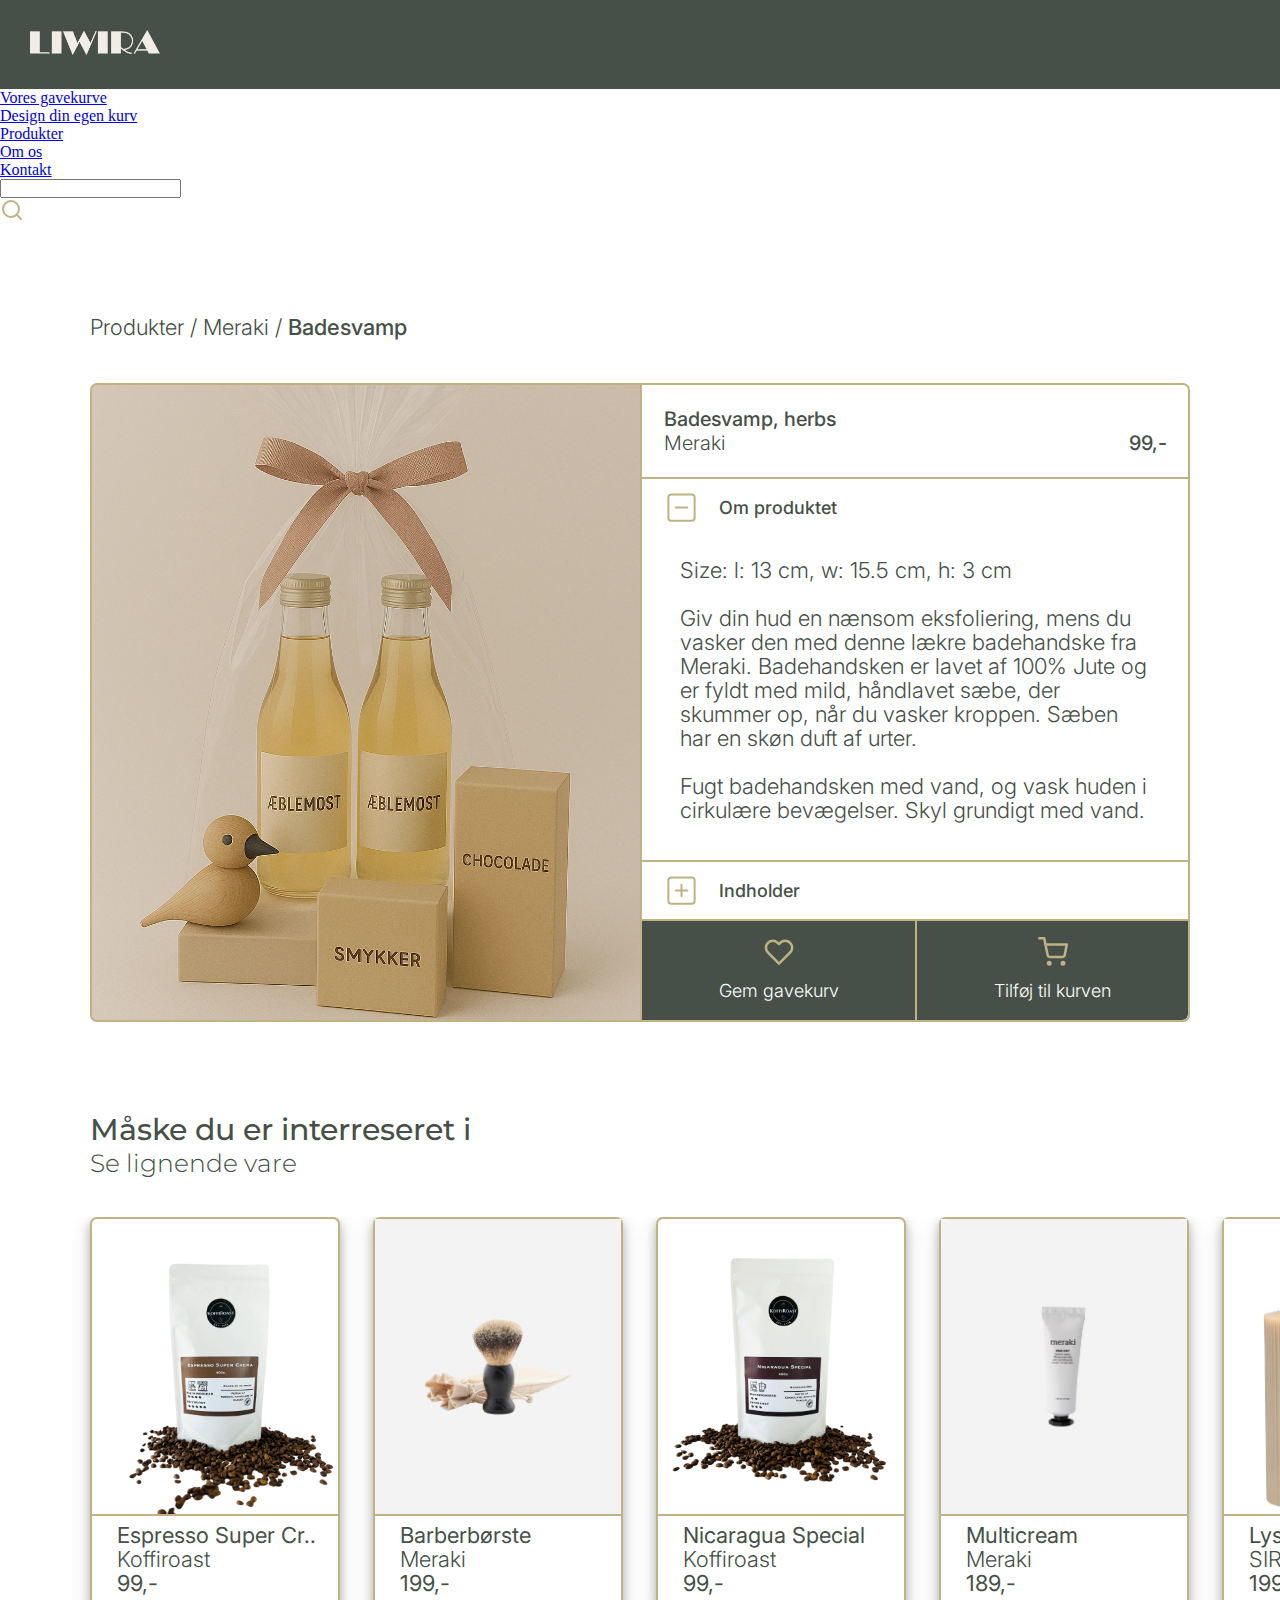
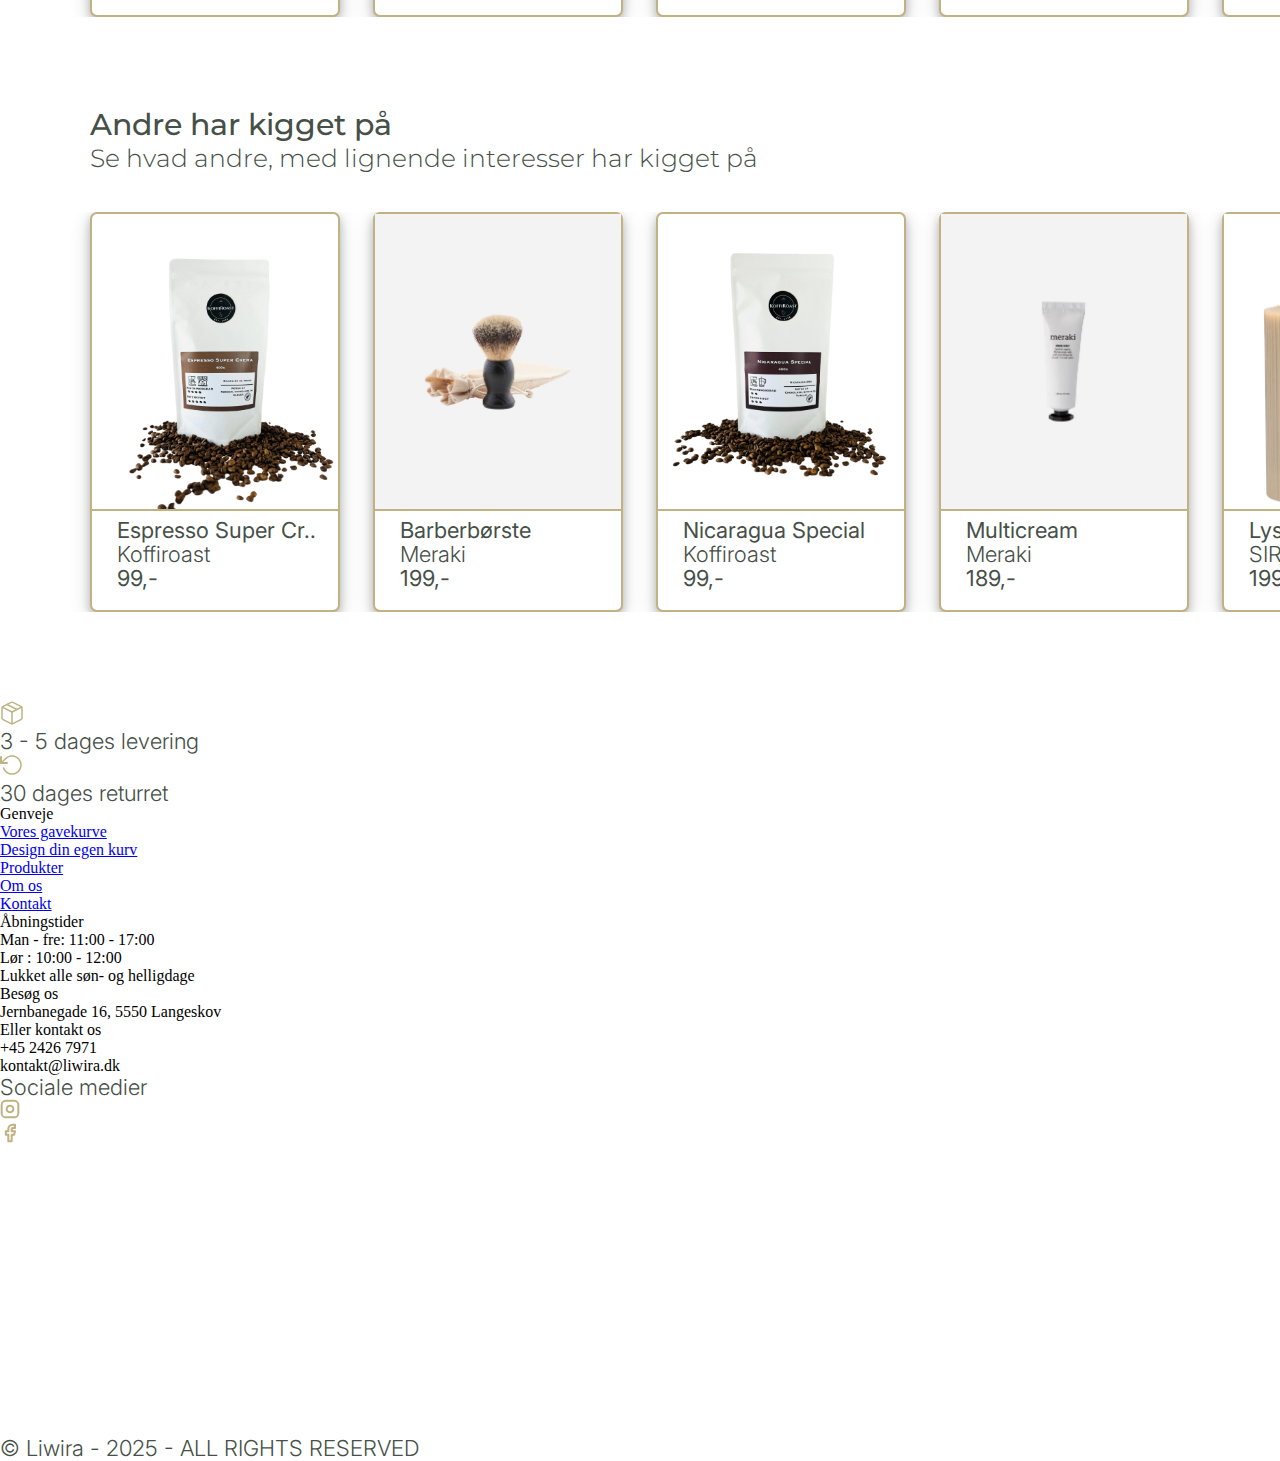
<file: product-information.html>
<!DOCTYPE html>
<html lang="da" dir="ltr">
    <head>
        <meta charset="UTF-8">
        <meta name="viewport" content="width=device-width, initial-scale=1.0">

        <!-- NAME & FAVICON -->
        <title>Liwira</title>
        <link rel="icon" type="image/x-icon" href="/images/liwira_favicon_bow.png">

        <!-- CSS & JS -->
        <script src="scripts/header.js" defer></script>
        <link rel="stylesheet" href="css/main.css">
        <link rel="stylesheet" href="css/header.css">
        <link rel="stylesheet" href="css/product-information.css">
        <link rel="stylesheet" href="css/sandbox.css">
    </head>
    
    <body>
<!-- HEADER FULL SCREEN -->
        <header id="header">
            <div class="header--flexbox">
                <a href="index.html">
                    <img class="header__logo-type" src="images/liwira_logo_type.webp" alt="liwira-logo-type">
                </a>
    
                <div id="burgermenu" class="small-header-burgermenu">
                    <a href="#"><img id="burgermenu__ikon" src="/svg-icons/burger-icon.svg" alt="burger-menu-icon"></a>
                    <a href="my-basket.html"><img class="burgermenu-icon" src="/svg-icons/heart.svg" alt="burger-menu-icon"></a>
                    <a href="my-basket.html"><img class="burgermenu-icon" src="/svg-icons/shopping-cart.svg" alt="burger-menu-icon"></a>
                    <a href="my-basket.html"><img class="burgermenu-icon" src="/svg-icons/user.svg" alt="burger-menu-icon"></a>
                    <a href="my-basket.html"><img class="burgermenu-icon" id="search__ikon" src="/svg-icons/search.svg" alt="burger-menu-icon"></a>
                </div>
            </div>
        </header>

        <!-- HEADER BURGERMENU DROPDOWN TEST-->
        <div class="burger-menu-content">
            <div id="showMenu" class="open-burger-menu">
                
                <ul class="headerlist">
                    <li class="has-dropdown" id="gavekurve-dropdown-item">
                        <a href="#" class="headerlink">Vores Gavekurve</a>
                        <ul class="dropdown" id="om-dropdown">
                            <li><a class="headerlink" href="gift-basket.html">Alle gavekurve</a></li>
                            <li><a class="headerlink" href="category.html">Konfirmanden</a></li>
                            <li><a class="headerlink" href="category.html">Bryllup</a></li>
                            <li><a class="headerlink" href="category.html">Barsel</a></li>
                            <li><a class="headerlink" href="category.html">Studenten</a></li>
                            <li><a class="headerlink" href="event.html">Fars dag</a></li>
                            <li><a class="headerlink" href="gift-basket.html">Medarbejdergaver</a></li>
                            <li><a class="headerlink" href="gift-basket.html">Fødselsdag</a></li>
                        </ul>
                    </li>
                    <li><a class="headerlink" href="build-gift-basket.html">Design din egen gavekurv</a></li>

                    <li class="has-dropdown" id="produkter-dropdown-item">
                        <a href="#" class="headerlink">Produkter</a>
                        <ul class="dropdown" id="frivillig-dropdown">
                            <li><a href="products.html" class="headerlink">Alle Produkter</a></li>
                            <li class="has-sub-dropdown">
                                <a class="headerlink" href="#">Brands</a>
                                <ul class="sub-dropdown">
                                    <li><a class="headerlink" href="product-brand.html">Meraki</a></li>
                                    <li><a class="headerlink" href="product-brand.html">Lagurus</a></li>
                                    <li><a class="headerlink" href="product-brand.html">AYA & IDA</a></li>
                                    <li><a class="headerlink" href="product-brand.html">SIRIUS</a></li>
                                    <li><a class="headerlink" href="product-brand.html">Aida</a></li>
                                    <li><a class="headerlink" href="product-brand.html">Maileg</a></li>
                                </ul>
                            </li>
                            <li class="has-sub-dropdown">
                                <a class="headerlink" href="#">Produkter</a>
                                <ul class="sub-dropdown">
                                    <li><a class="headerlink" href="products.html">Alt til børn</a></li>
                                    <li><a class="headerlink" href="products.html">Brugskunst</a></li>
                                    <li><a class="headerlink" href="products.html">Lys</a></li>
                                    <li><a class="headerlink" href="products.html">Hudpleje</a></li>
                                    <li><a class="headerlink" href="products.html">Service</a></li>
                                    <li><a class="headerlink" href="products.html">Søde sager</a></li>
                                    <li><a class="headerlink" href="products.html">Alkohol</a></li>
                                    <li><a class="headerlink" href="products.html">Drikkevarer</a></li>
                                </ul>
                            </li>  
                        </ul>
                    </li>
                    <li><a class="headerlink" href="about-us.html">Om</a></li>
                    <li><a class="headerlink" href="contact.html">Kontakt</a></li>
                </ul>
            </div>
        </div>

<!-- Header bottom menu - START -->
        <div class="header__bottom" id="headerBottom">
            <ul class="desktop-dropdown-wrapper">
                <li class="desktop-dropdown">
                    <a href="#">Vores gavekurve</a>
                    <ul class="dropdown">
                        <li><a href="gift-basket.html">Alle gavekurve</a></li>
                        <li><a href="category.html">Konfirmanden</a></li>
                        <li><a href="category.html">Bryllup</a></li>
                        <li><a href="category.html">Barsel</a></li>
                        <li><a href="category.html">Studenten</a></li>
                        <li><a href="event.html">Fars dag</a></li>
                        <li><a href="gift-basket.html">Medarbejdergaver</a></li>
                        <li><a href="gift-basket.html">Fødselsdag</a></li>
                    </ul>
                </li>

                <li><a href="build-gift-basket.html">Design din egen kurv</a></li>

                <li class="desktop-dropdown">
                    <a href="#">Produkter</a>
                    <ul class="dropdown">
                        <li><a href="products.html">Alle Produkter</a></li>
                        <li class="has-sub-dropdown">
                            <a href="#">Brands</a>
                            <ul class="sub-dropdown">
                                <li><a href="product-brand.html">Meraki</a></li>
                                <li><a href="product-brand.html">Lagurus</a></li>
                                <li><a href="product-brand.html">AYA & IDA</a></li>
                                <li><a href="product-brand.html">SIRIUS</a></li>
                                <li><a href="product-brand.html">Aida</a></li>
                                <li><a href="product-brand.html">Maileg</a></li>
                            </ul>
                        </li>
                        <li class="has-sub-dropdown">
                            <a href="#">Læs mere</a>
                            <ul class="sub-dropdown">
                                <li><a href="#">Vores værdier</a></li>
                                <li><a href="#">Bæredygtighed</a></li>
                                <li><a href="#">Produktion</a></li>
                                <li><a href="#">Teamet</a></li>
                                <li><a href="#">Presse</a></li>
                                <li><a href="#">FAQ</a></li>
                                <li><a href="#">Samarbejde</a></li>
                            </ul>
                        </li>
                    </ul>
                </li>
                <li><a href="about-us.html">Om os</a></li>
                <li><a href="contact.html">Kontakt</a></li>
            </ul>
        </div>
<!-- header bottom menu - SLUT -->   
        <div class="header__search-bar">
            <input class="header__search-bar__input" type="text" id="fname" name="fname">
            <div class="header__search-bar__icon"><img src="/svg-icons/search.svg" alt="search-icon"></div>
        </div>       


        <section class="section__product-info">
            <div class="bread-crumb-box">
                <p class="bread-crumbs">Produkter / Meraki / <span class="bread-crumbs-bold">Badesvamp</span></p>
            </div>

            <div class="desktop-wrapper">
                <div class="section__category-gift__product-image">
                    <div class="section__category-gift__product-image--img-box svamp"></div>
                </div>

                <div class="section__my-basket__info">
                    <div class="section__my-basket__info--title">
                        <div>
                            <p><span class="basket--bold">Badesvamp, herbs</span></p>
                            <p>Meraki</p>
                        </div>
                        <div>
                            <p><span class="basket--bold">99,-</span></p>
                        </div>
                    </div>

                    <div class="section__my-basket__info--content">
                        <div class="content--flexbox">
                            <img src="/svg-icons/minus-square.svg" alt="icon-accordian-minus">
                            <p><span class="basket--bold">Om produktet</span></p>
                        </div>
                        <div class="content--text-flex">
                            <p>
                                Size: l: 13 cm, w: 15.5 cm, h: 3 cm
                                <br><br>
                                Giv din hud en nænsom eksfoliering, mens du vasker den med denne lækre
                                badehandske fra Meraki. Badehandsken er lavet af 100% Jute og er fyldt med mild,
                                håndlavet sæbe, der skummer op, når du vasker kroppen. Sæben har en skøn duft af urter.
                                <br><br>
                                Fugt badehandsken med vand, og vask huden i cirkulære bevægelser. Skyl grundigt med vand.
                            </p>
                        </div>
                        <div class="content--flexbox">
                            <img src="/svg-icons/plus-square.svg" alt="icon-accordian-minus">
                            <p><span class="basket--bold">Indholder</span></p>
                        </div>

                    <div class="section__my-basket__info--bottom-btns">
                        <div class="section__my-basket__bottom-btns">
                            <img src="/svg-icons/heart.svg" alt="Gem i kurv">
                            <p>Gem gavekurv</p>
                        </div>
                        <div class="section__my-basket__bottom-btns">
                            <img src="/svg-icons/shopping-cart.svg" alt="Tilføj til kurv">
                            <p>Tilføj til kurven</p>
                        </div>
                    </div>
                </div>
            </div>
        </section>

        <section class="section__product-info--wrapper">
            <div class="section-7__farsdag-wrapper">
                <h2 class="section-7__farsdag__heading">Måske du er interreseret i</h2>
                <h3>Se lignende vare</h3>
            </div>
            <div class="section-7__farsdag__overflow-box">
                <a href="product-information.html" class="section-7__farsdag__card">
                    <div class="section-7__farsdag__img-box">
                        <img src="../product_images/koffiroast_s.webp" alt="Koffiroast pose med kaffebønner">
                    </div>
                    <p class="section-7__farsdag__text"><b>Espresso Super Cr..</b><br>Koffiroast</p>
                    <p class="section-7__farsdag__text">
                        <b>99,-</b>
                    </p>
                </a>

                <a href="product-information.html" class="section-7__farsdag__card">
                    <div class="section-7__farsdag__img-box">
                        <img src="../product_images/meraki_barber.webp" alt="Lille barberbørste fra Meraki">
                    </div>
                    <p class="section-7__farsdag__text"><b>Barberbørste</b><br>Meraki</p>
                    <p class="section-7__farsdag__text">
                        <b>199,-</b>
                    </p>
                </a>

                <a href="product-information.html" class="section-7__farsdag__card">
                    <div class="section-7__farsdag__img-box">
                        <img src="../product_images/koffiroast_n.webp" alt="Koffiroast pose med kaffebønner">
                    </div>
                    <p class="section-7__farsdag__text"><b>Nicaragua Special</b><br>Koffiroast</p>
                    <p class="section-7__farsdag__text">
                        <b>99,-</b>
                    </p>
                </a>
        
                <a href="product-information.html" class="section-7__farsdag__card">
                    <div class="section-7__farsdag__img-box">
                        <img src="../product_images/meraki_multi.webp" alt="Meraki multicreme i en hvid tube">
                    </div>
                    <p class="section-7__farsdag__text"><b>Multicream</b><br>Meraki</p>
                    <p class="section-7__farsdag__text">
                        <b>189,-</b>
                    </p>
                </a>

                <a href="product-information.html" class="section-7__farsdag__card">
                    <div class="section-7__farsdag__img-box">
                        <img src="../product_images/sirius_I.webp" alt="Elektriske lys i beige, tre styk.">
                    </div>
                    <p class="section-7__farsdag__text"><b>Lys sæt, 3 stk, beige</b><br>SIRIUS</p>
                    <p class="section-7__farsdag__text">
                        <b>199,-</b>
                    </p>
                </a>

                <a href="product-information.html" class="section-7__farsdag__card">
                    <div class="section-7__farsdag__img-box">
                        <img src="../product_images/lagurus_buket.webp" alt="Tørret buket i hvid vase">
                    </div>
                    <p class="section-7__farsdag__text"><b>Tørret buket, hvid</b><br>Lagurus</p>
                    <p class="section-7__farsdag__text">
                        <b>149,-</b>
                    </p>
                </a>

                <a href="product-information.html" class="section-7__farsdag__card">
                    <div class="section-7__farsdag__img-box">
                        <img src="../product_images/meraki_mist.webp" alt="Meraki facemist i hvid container">
                    </div>
                    <p class="section-7__farsdag__text"><b>Facemist</b><br>Meraki</p>
                    <p class="section-7__farsdag__text">
                        <b>189,-</b>
                    </p>
                </a>
            </div>
        </section>

         <section class="section__product-info--wrapper">
            <div class="section-7__farsdag-wrapper">
                <h2 class="section-7__farsdag__heading">Andre har kigget på</h2>
                <h3>Se hvad andre, med lignende interesser har kigget på</h3>
            </div>
            <div class="section-7__farsdag__overflow-box">
                <a href="product-information.html" class="section-7__farsdag__card">
                    <div class="section-7__farsdag__img-box">
                        <img src="../product_images/koffiroast_s.webp" alt="Koffiroast pose med kaffebønner">
                    </div>
                    <p class="section-7__farsdag__text"><b>Espresso Super Cr..</b><br>Koffiroast</p>
                    <p class="section-7__farsdag__text">
                        <b>99,-</b>
                    </p>
                </a>

                <a href="product-information.html" class="section-7__farsdag__card">
                    <div class="section-7__farsdag__img-box">
                        <img src="../product_images/meraki_barber.webp" alt="Lille barberbørste fra Meraki">
                    </div>
                    <p class="section-7__farsdag__text"><b>Barberbørste</b><br>Meraki</p>
                    <p class="section-7__farsdag__text">
                        <b>199,-</b>
                    </p>
                </a>

                <a href="product-information.html" class="section-7__farsdag__card">
                    <div class="section-7__farsdag__img-box">
                        <img src="../product_images/koffiroast_n.webp" alt="Koffiroast pose med kaffebønner">
                    </div>
                    <p class="section-7__farsdag__text"><b>Nicaragua Special</b><br>Koffiroast</p>
                    <p class="section-7__farsdag__text">
                        <b>99,-</b>
                    </p>
                </a>
        
                <a href="product-information.html" class="section-7__farsdag__card">
                    <div class="section-7__farsdag__img-box">
                        <img src="../product_images/meraki_multi.webp" alt="Meraki multicreme i en hvid tube">
                    </div>
                    <p class="section-7__farsdag__text"><b>Multicream</b><br>Meraki</p>
                    <p class="section-7__farsdag__text">
                        <b>189,-</b>
                    </p>
                </a>

                <a href="product-information.html" class="section-7__farsdag__card">
                    <div class="section-7__farsdag__img-box">
                        <img src="../product_images/sirius_I.webp" alt="Elektriske lys i beige, tre styk.">
                    </div>
                    <p class="section-7__farsdag__text"><b>Lys sæt, 3 stk, beige</b><br>SIRIUS</p>
                    <p class="section-7__farsdag__text">
                        <b>199,-</b>
                    </p>
                </a>

                <a href="product-information.html" class="section-7__farsdag__card">
                    <div class="section-7__farsdag__img-box">
                        <img src="../product_images/lagurus_buket.webp" alt="Tørret buket i hvid vase">
                    </div>
                    <p class="section-7__farsdag__text"><b>Tørret buket, hvid</b><br>Lagurus</p>
                    <p class="section-7__farsdag__text">
                        <b>149,-</b>
                    </p>
                </a>

                <a href="product-information.html" class="section-7__farsdag__card">
                    <div class="section-7__farsdag__img-box">
                        <img src="../product_images/meraki_mist.webp" alt="Meraki facemist i hvid container">
                    </div>
                    <p class="section-7__farsdag__text"><b>Facemist</b><br>Meraki</p>
                    <p class="section-7__farsdag__text">
                        <b>189,-</b>
                    </p>
                </a>
            </div>
        </section>
        
        <footer>
            <div class="footer__top">
                <div class="footer__top__icon">
                    <img class="footer__top__icon-img" src="/svg-icons/package.svg" alt="shipping-box-icon">
                    <p class="footer__top__icon-text">3 - 5 dages levering</p>
                </div>
                <div class="footer__top__icon">
                    <img class="footer__top__icon-img" src="/svg-icons/return.svg" alt="return-icon">
                    <p class="footer__top__icon-text">30 dages returret</p>
                </div> 
            </div>
            <div class="footer__bottom">
                <div class="footer__bottom__wrapper">
                    <ul class="footer__bottom__info-box">
                        <li><span class="footer__bottom__text--bolder">Genveje</span></li>
                        <li><a href="gift-basket.html">Vores gavekurve</a></li>
                        <li><a href="build-gift-basket.html">Design din egen kurv</a></li>
                        <li><a href="products.html">Produkter</a></li>
                        <li><a href="about-us.html">Om os</a></li>
                        <li><a href="contact.html">Kontakt</a></li>
                    </ul>

                    <ul class="footer__bottom__info-box">
                        <li><span class="footer__bottom__text--bolder">Åbningstider</span></li>
                        <li>Man - fre: 11:00 - 17:00</li>
                        <li>Lør : 10:00 - 12:00 </li>
                        <li>Lukket alle søn- og helligdage</li>
                    </ul>

                    <ul class="footer__bottom__info-box">
                        <li><span class="footer__bottom__text--bolder">Besøg os</span></li>
                        <li>Jernbanegade 16, 5550 Langeskov </li>
                        <li><span class="footer__bottom__text--bolder">Eller kontakt os</span></li>
                        <li>+45 2426 7971</li>
                        <li>kontakt@liwira.dk</li>
                    </ul>

                    <div class="footer__bottom__icons">
                        <p><span class="footer__bottom__text--bolder">Sociale medier</span></p>
                        <div class="footer__bottom__icons-wrapper">
                            <div class="footer__bottom__icons-img"><img src="/svg-icons/instagram.svg" alt="some-icon-instagram"></div>
                            <div class="footer__bottom__icons-img--facebook"><img src="/svg-icons/facebook.svg" alt="some-icon-facebook"></div>
                        </div>
                    </div>
                </div>
                <div class="footer__bottom__logo">
                    <img src="images/liwira_vectorized_logo_v2.webp" alt="liwira-big-footer-logo">
                </div>
            </div>
            <div class="footer__bottom__copyright-section">
                <p>&copy; Liwira - 2025 - ALL RIGHTS RESERVED</p>
            </div>
        </footer>
    </body>
</html>
</file>
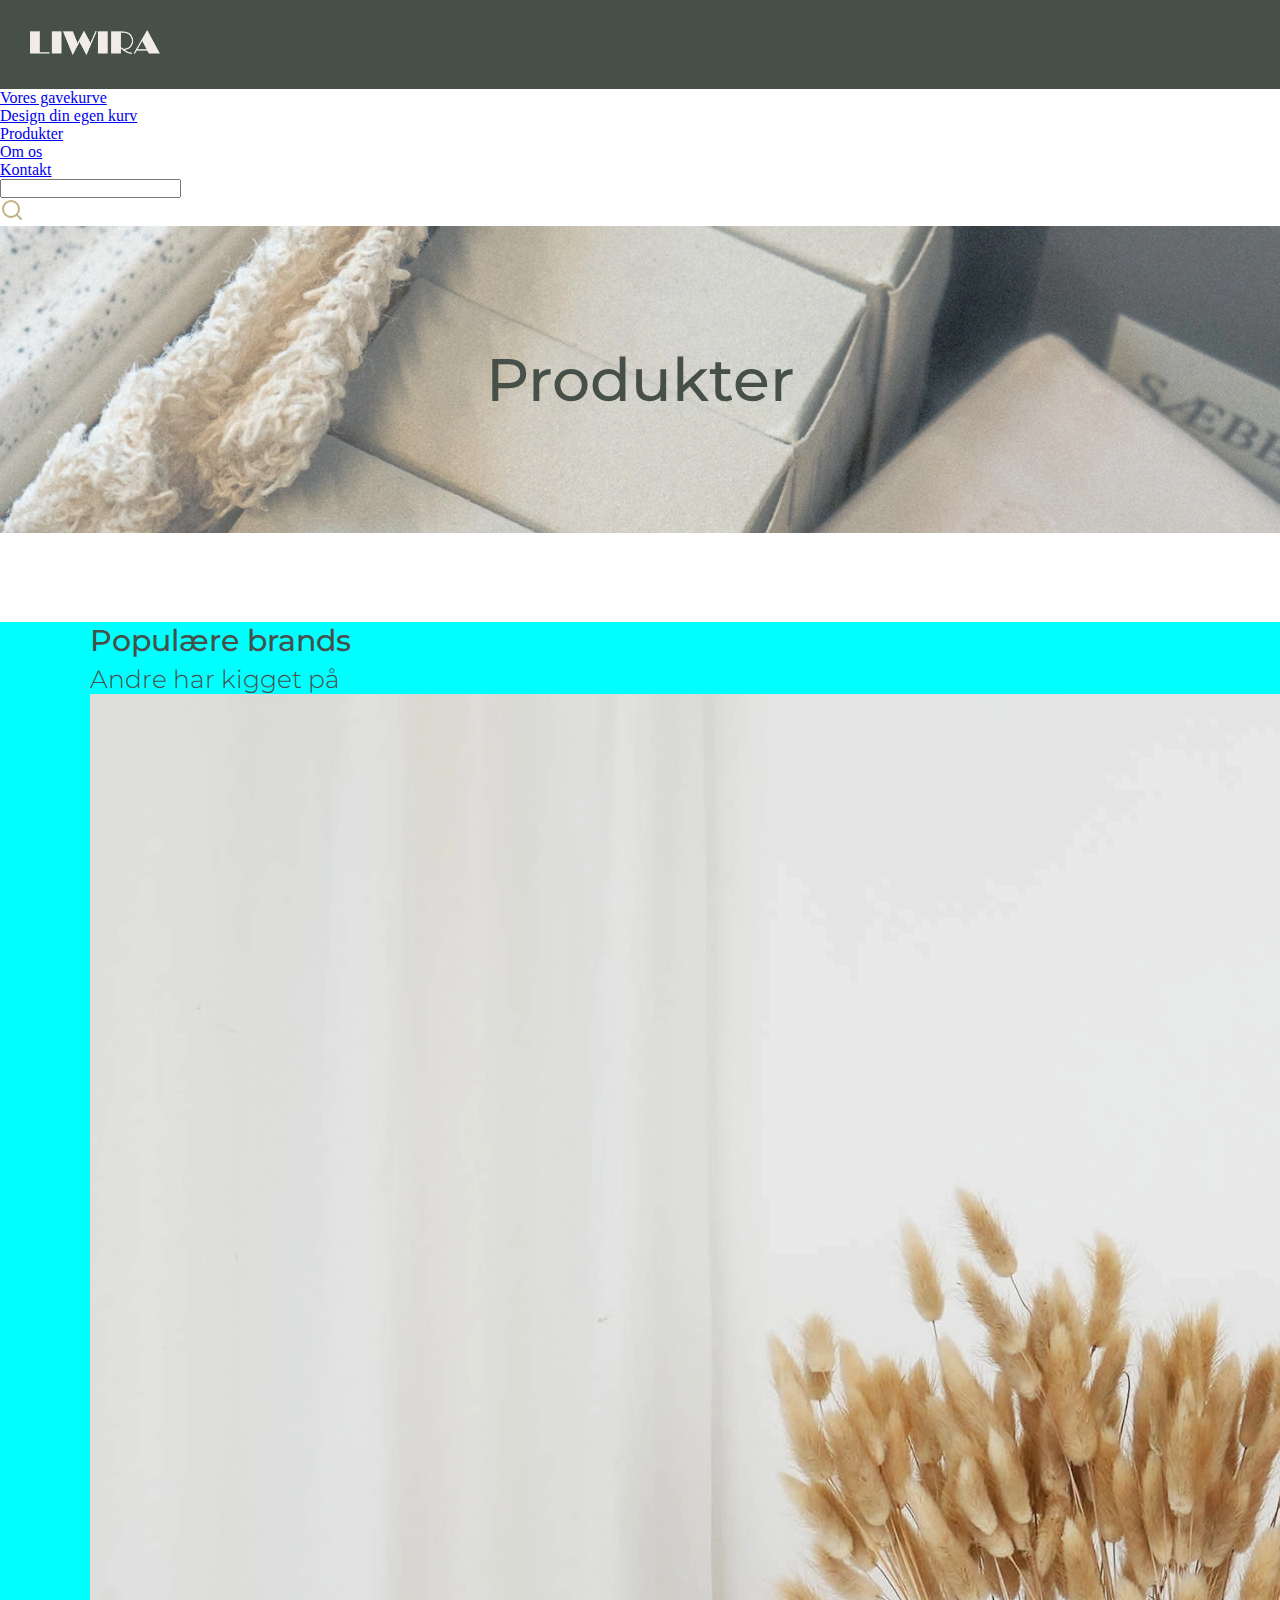
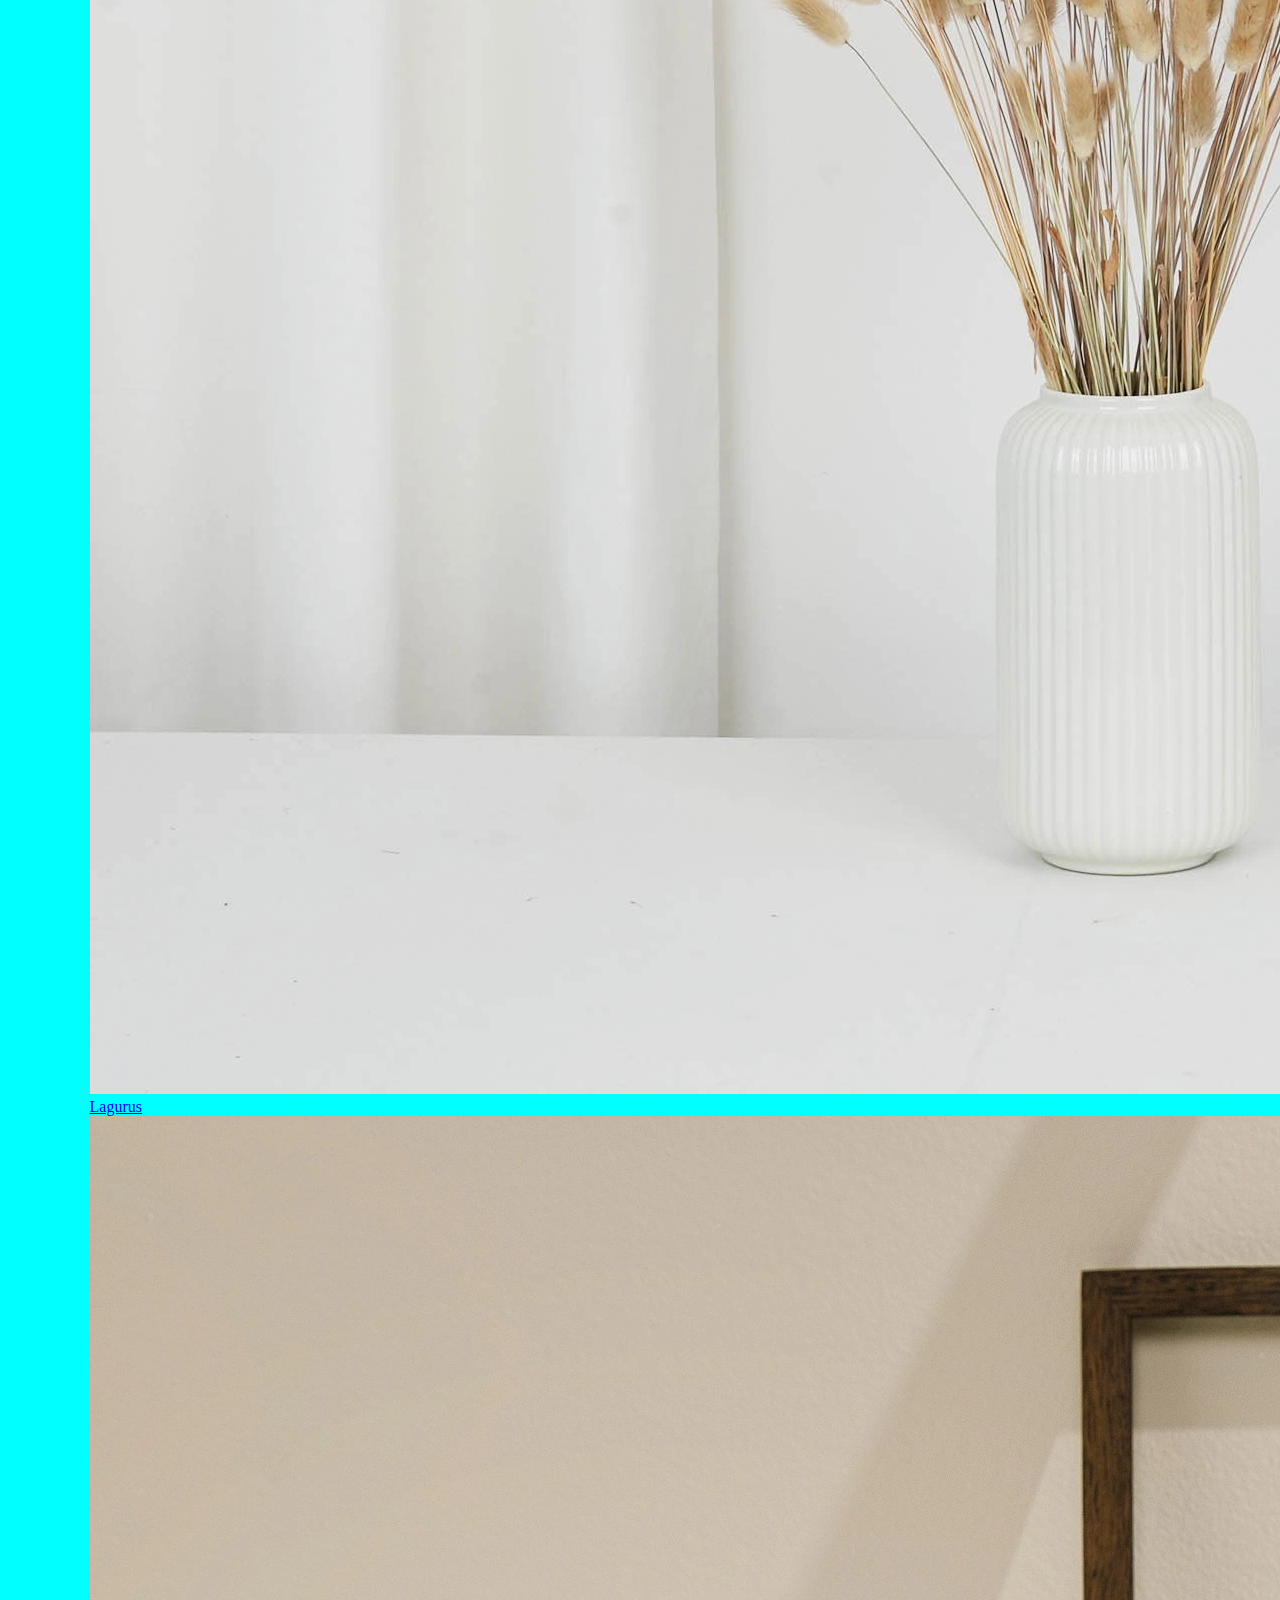
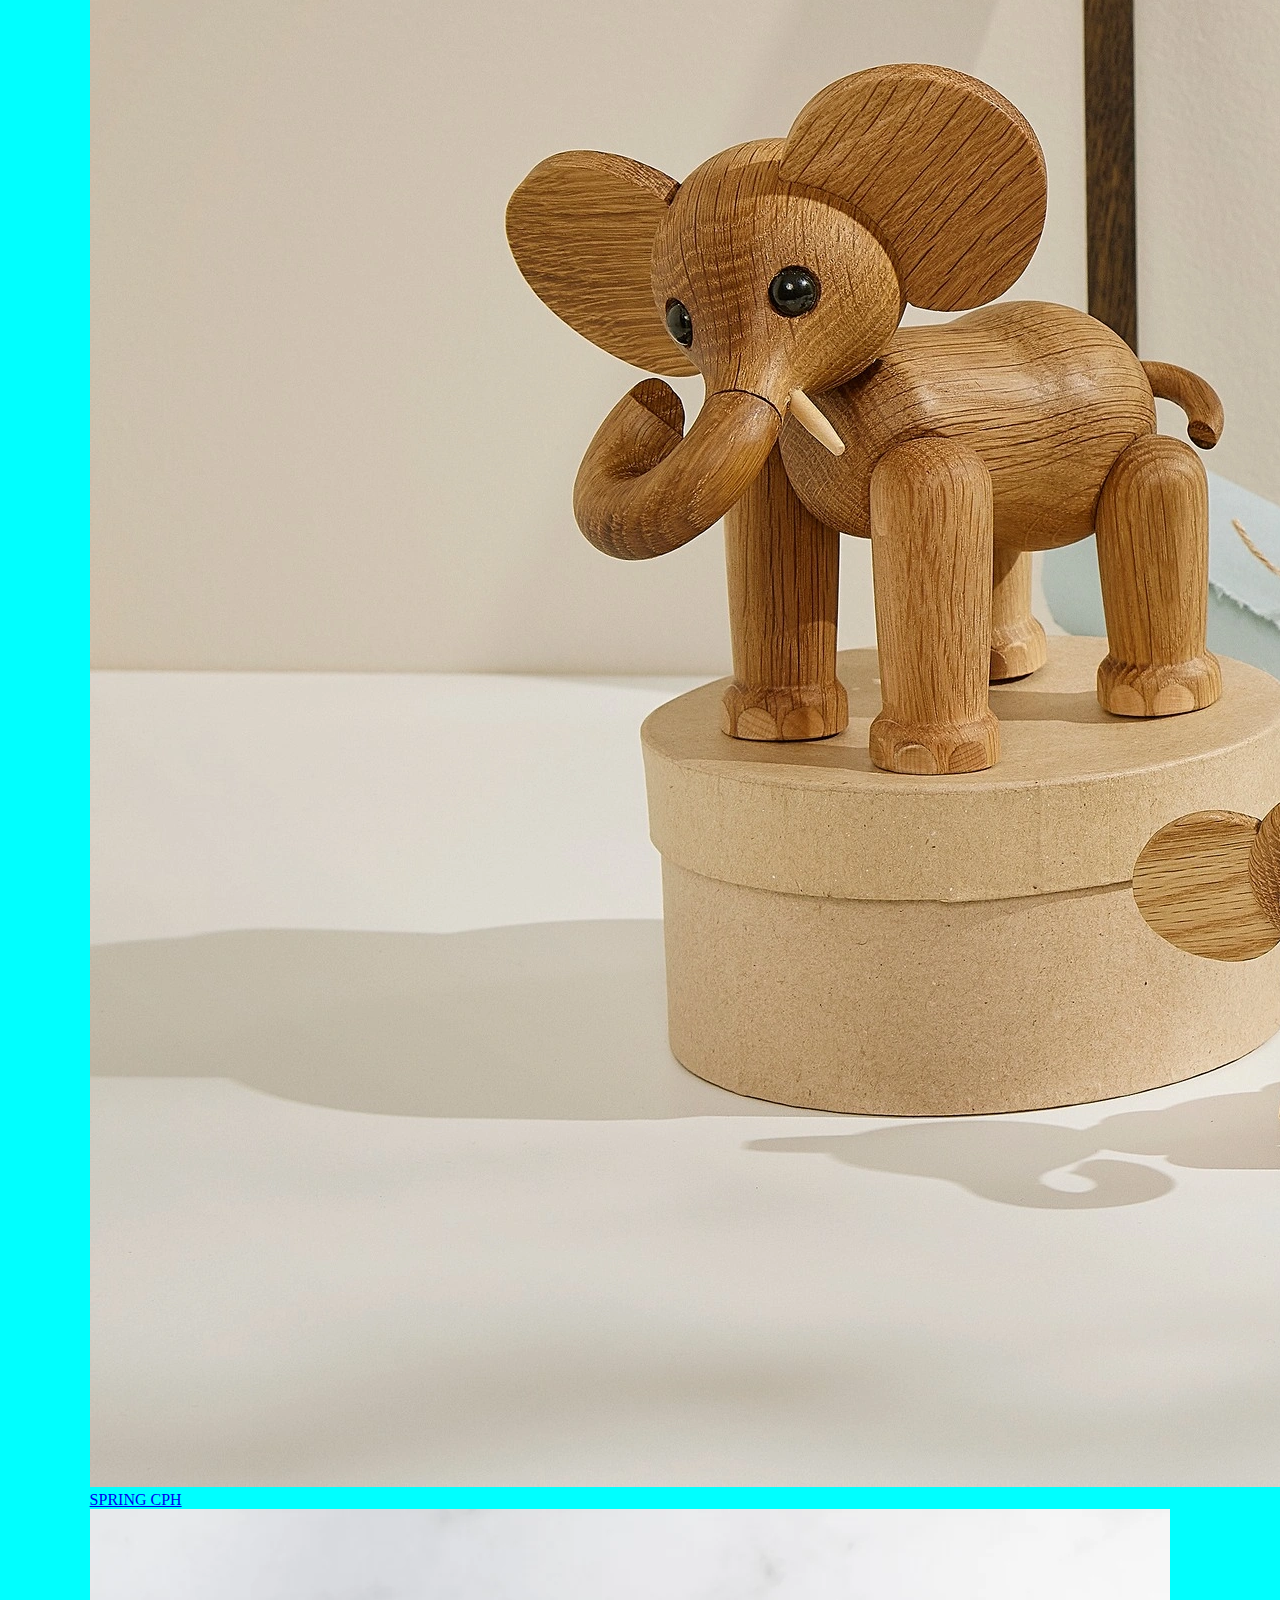
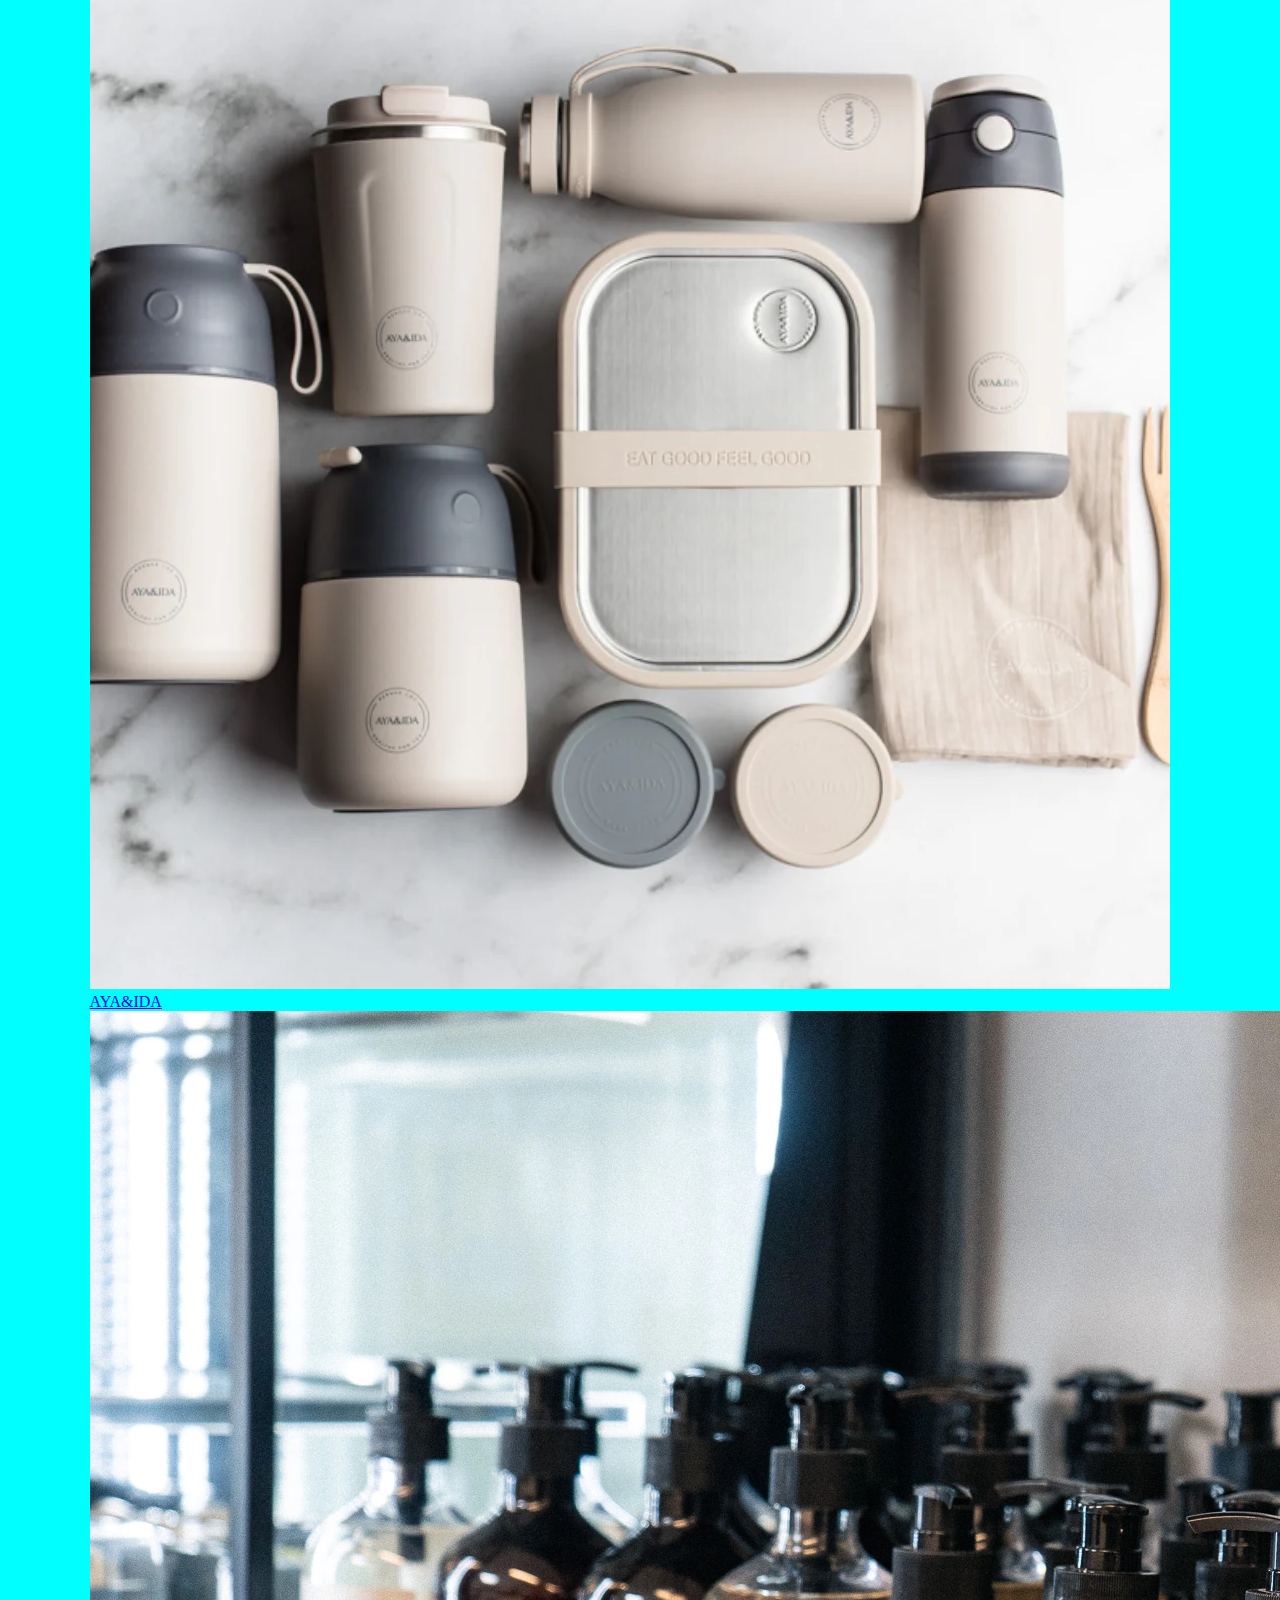
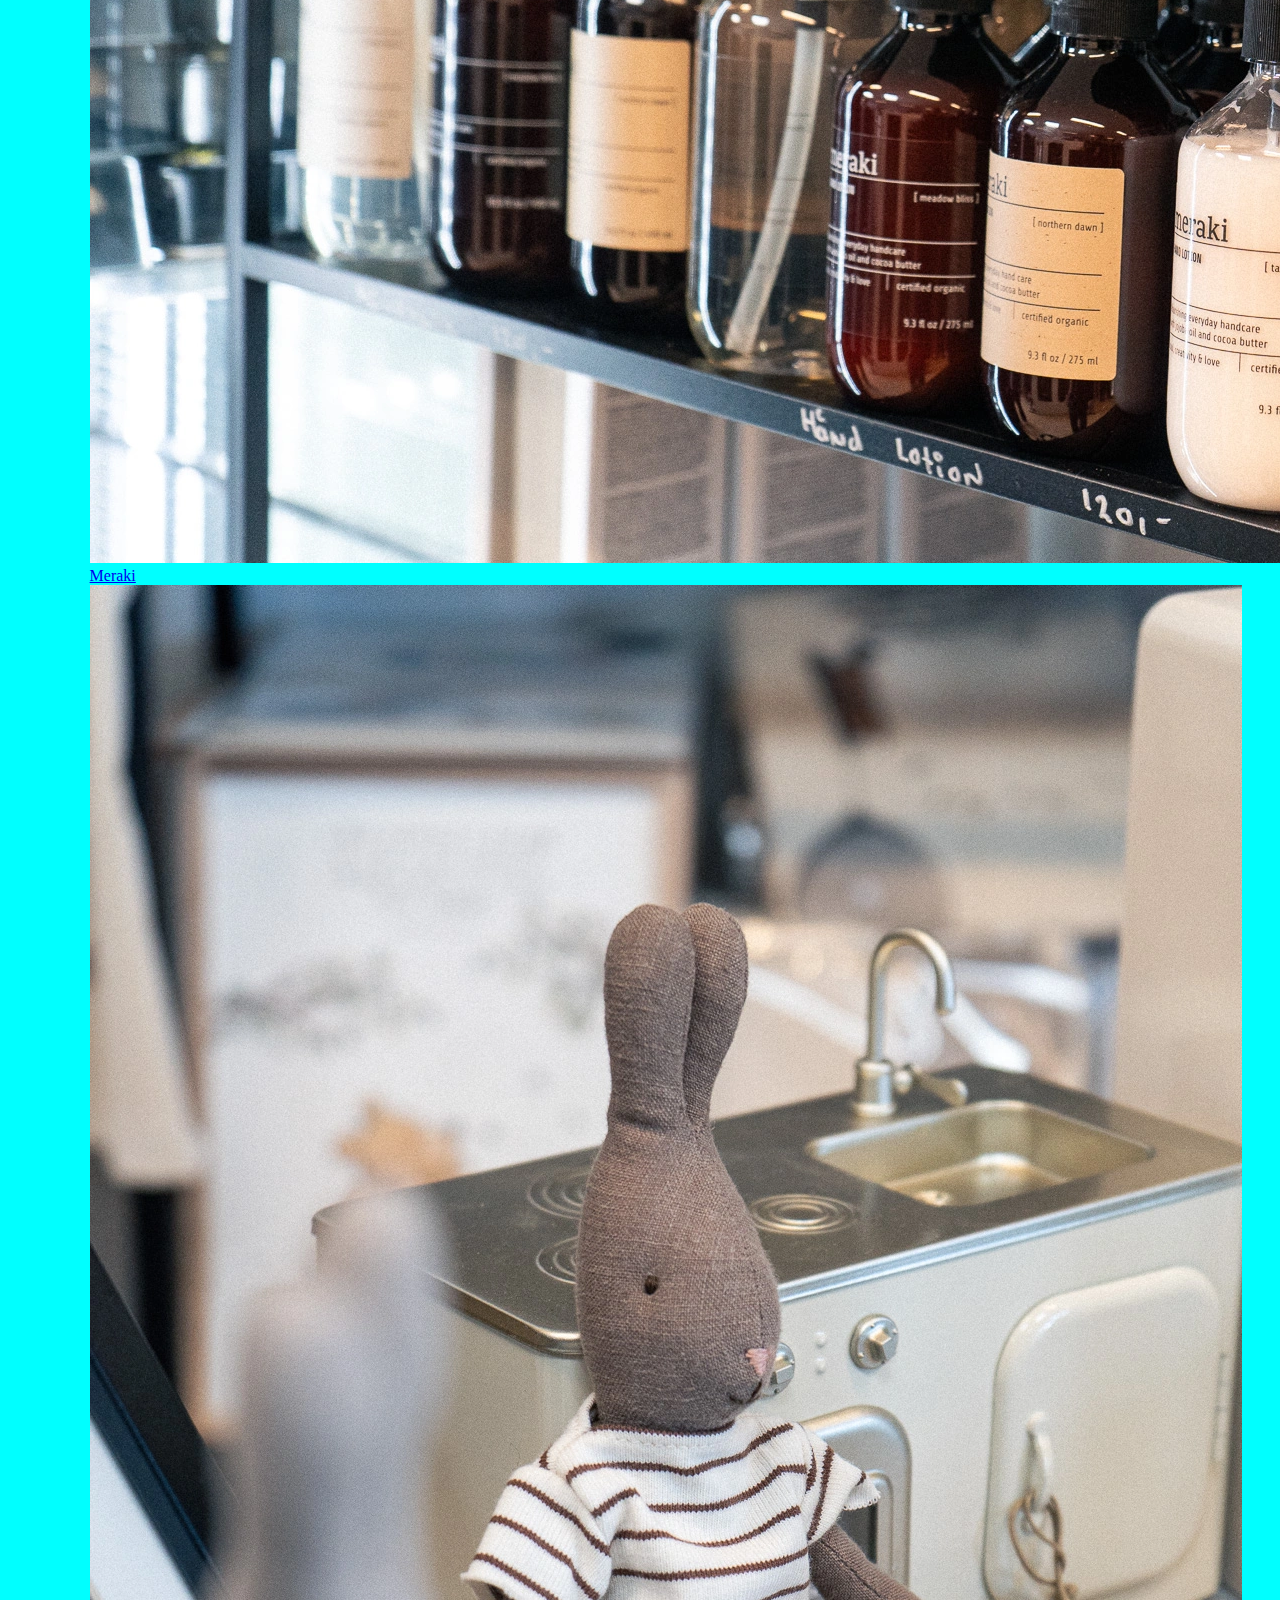
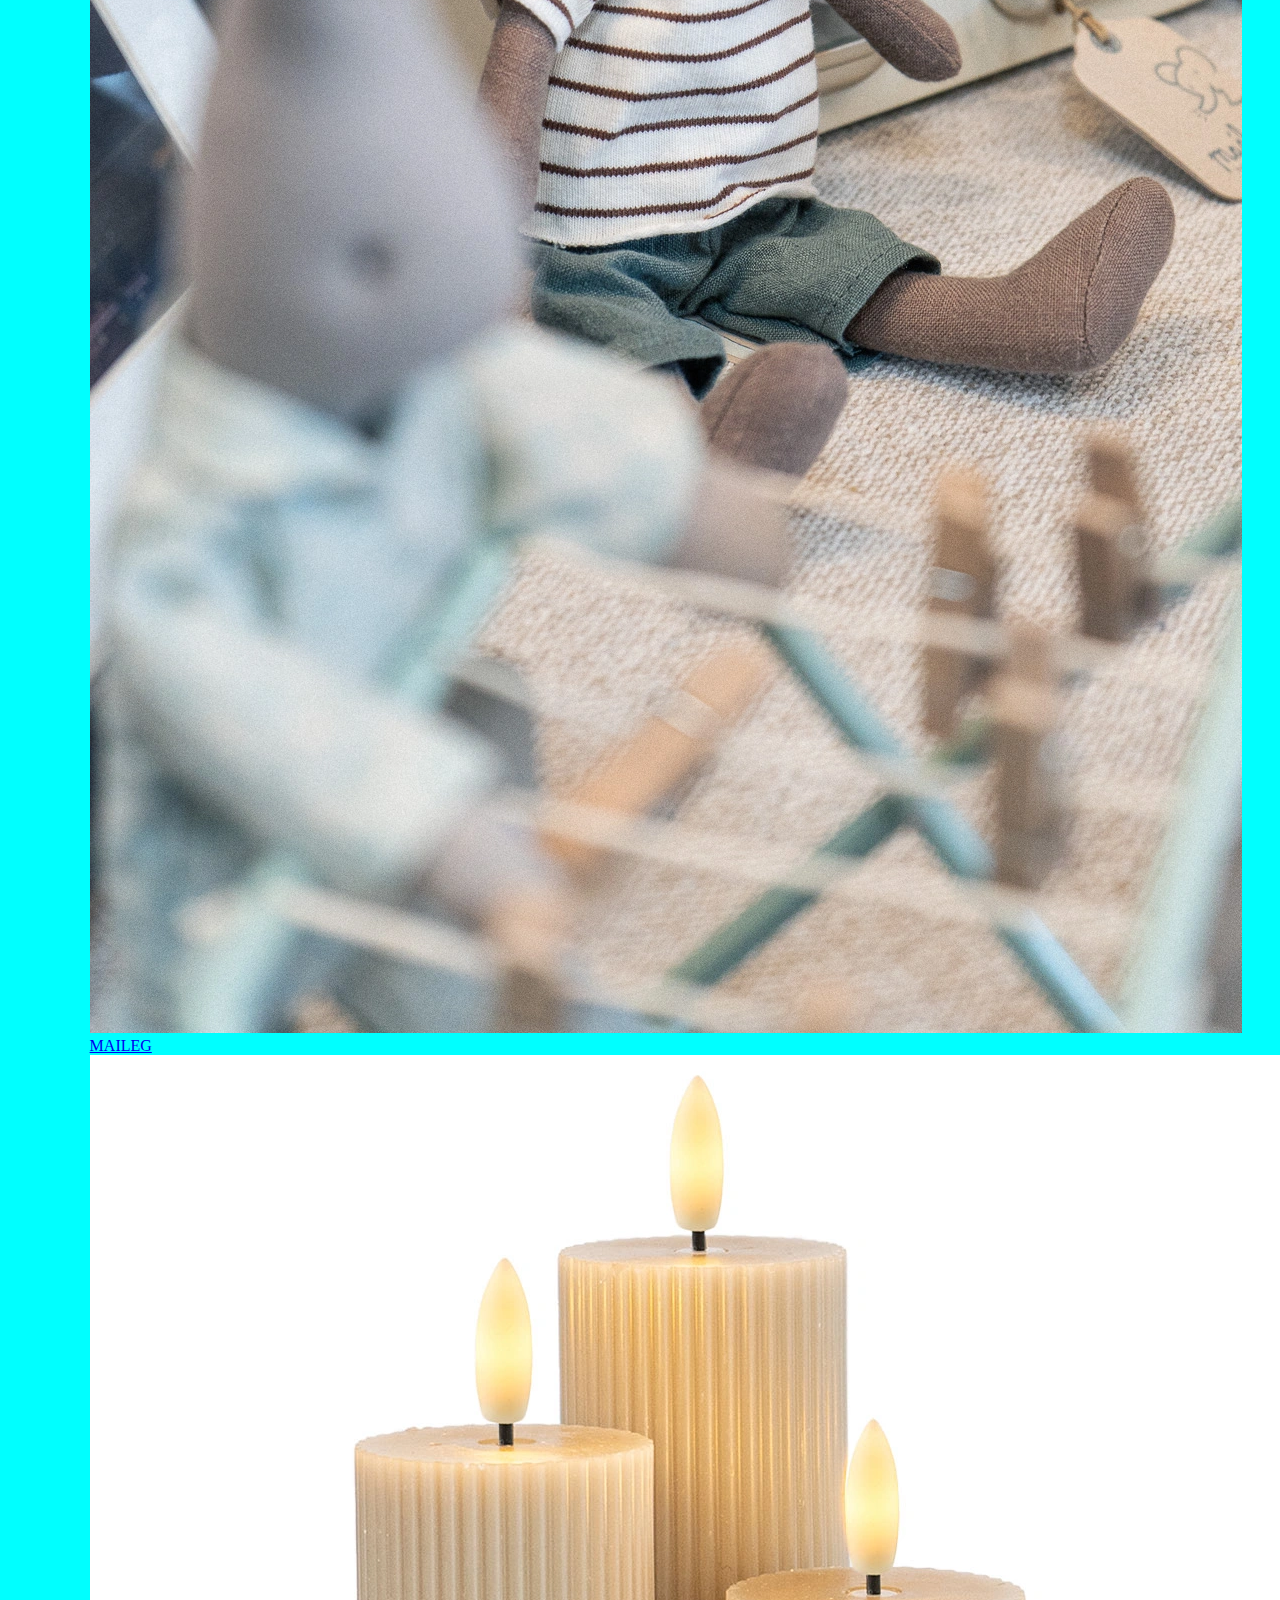
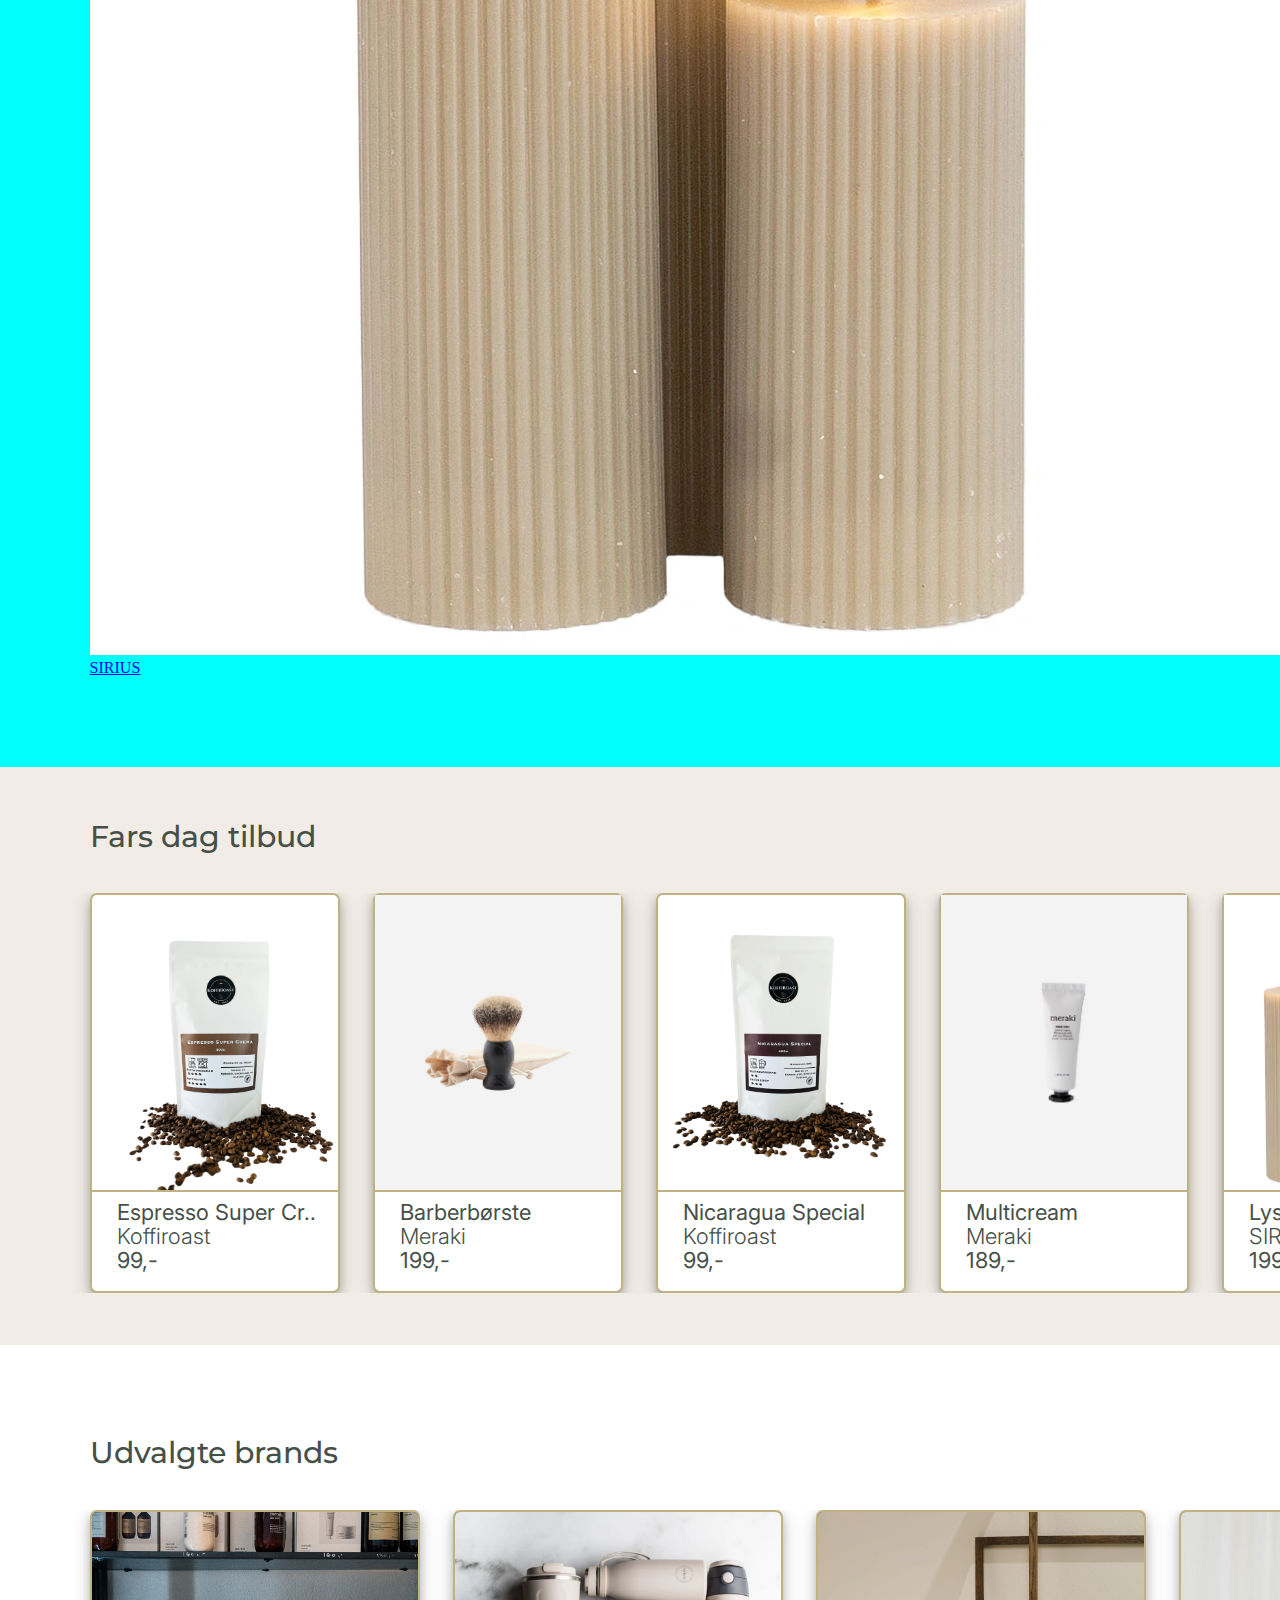
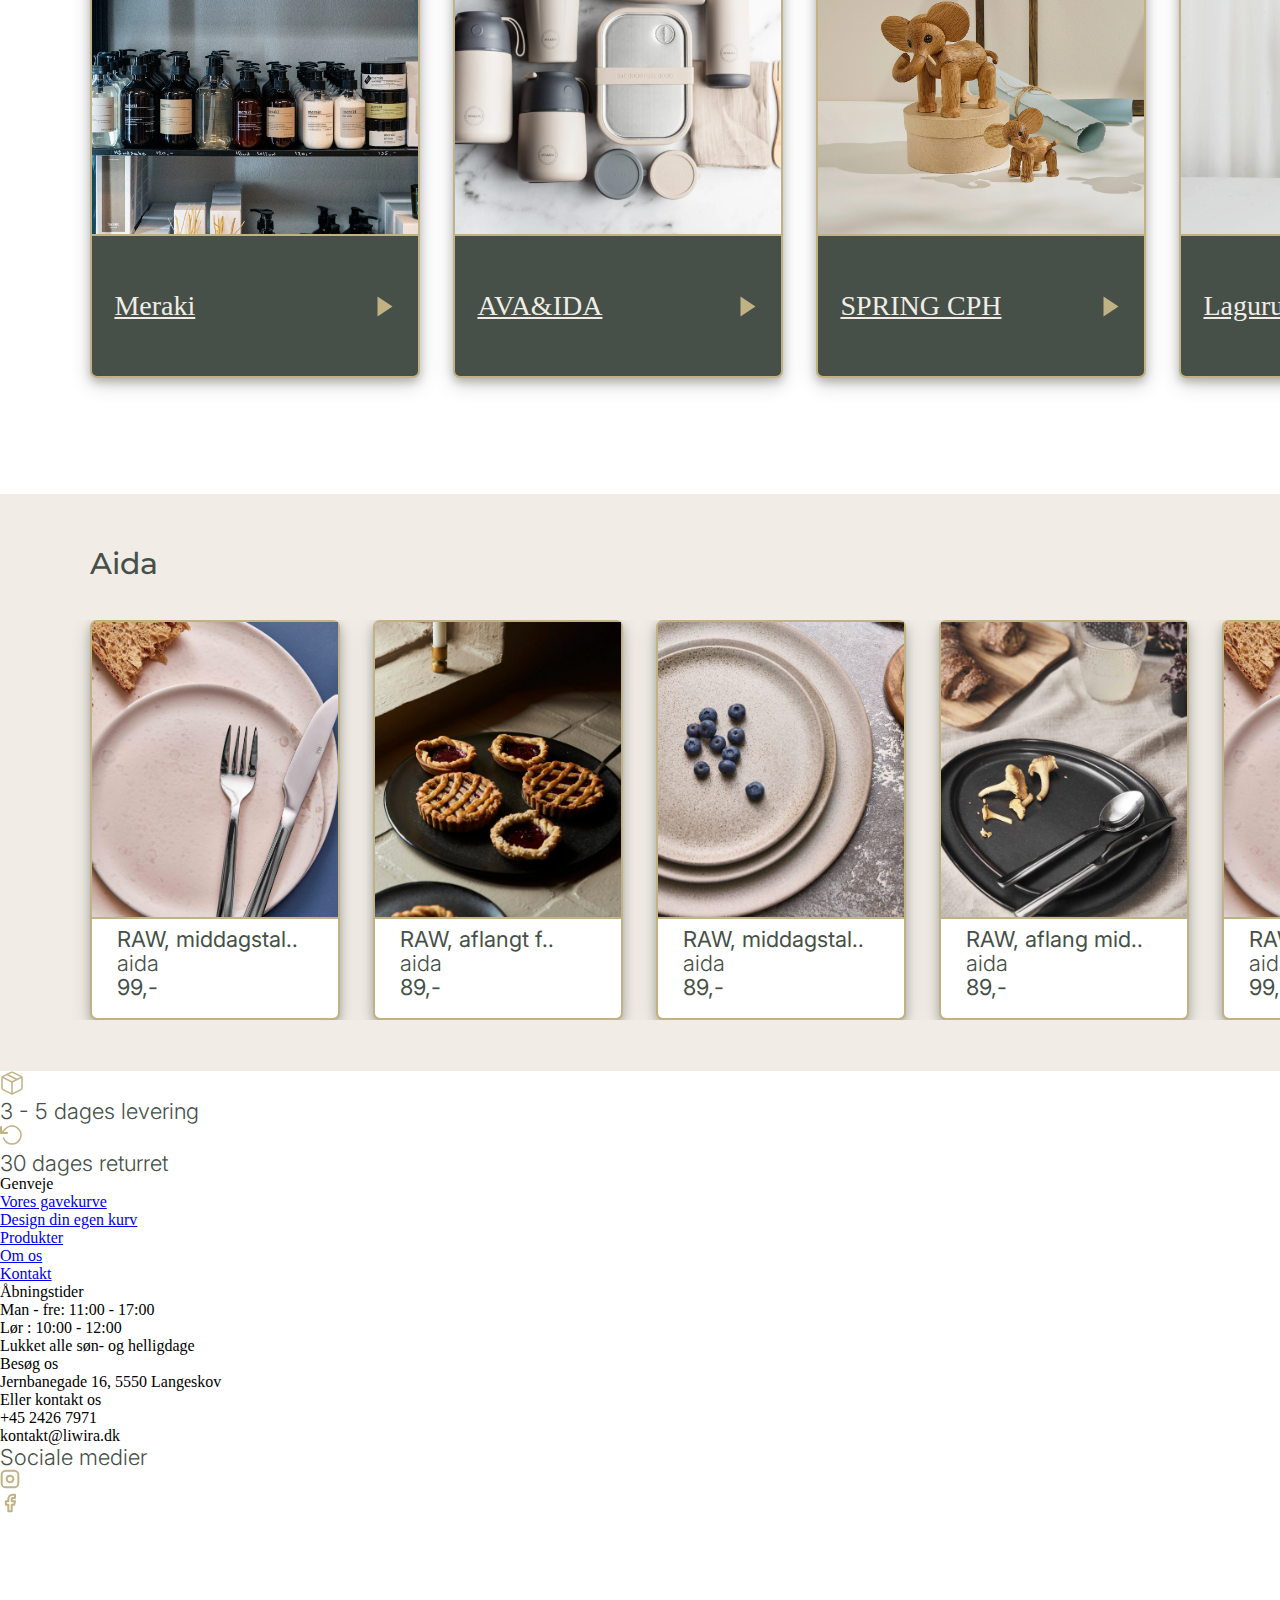
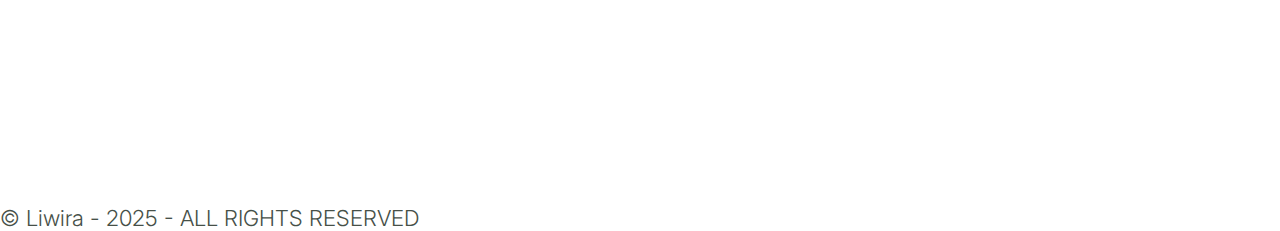
<file: products.html>
<!DOCTYPE html>
<html lang="da" dir="ltr">
    <head>
        <meta charset="UTF-8">
        <meta name="viewport" content="width=device-width, initial-scale=1.0">

        <!-- NAME & FAVICON -->
        <title>Liwira</title>
        <link rel="icon" type="image/x-icon" href="/images/liwira_favicon_bow.png">

        <!-- CSS & JS -->
        <script src="scripts/header.js" defer></script>
        <link rel="stylesheet" href="css/main.css">
        <link rel="stylesheet" href="css/sandbox.css">
        <link rel="stylesheet" href="css/header.css">
    </head>
    <body>
 <!-- HEADER FULL SCREEN -->
        <header id="header">
            <div class="header--flexbox">
                <a href="index.html">
                    <img class="header__logo-type" src="images/liwira_logo_type.webp" alt="liwira-logo-type">
                </a>
    
                <div id="burgermenu" class="small-header-burgermenu">
                    <a href="#"><img id="burgermenu__ikon" src="/svg-icons/burger-icon.svg" alt="burger-menu-icon"></a>
                    <a href="my-basket.html"><img class="burgermenu-icon" src="/svg-icons/heart.svg" alt="burger-menu-icon"></a>
                    <a href="my-basket.html"><img class="burgermenu-icon" src="/svg-icons/shopping-cart.svg" alt="burger-menu-icon"></a>
                    <a href="my-basket.html"><img class="burgermenu-icon" src="/svg-icons/user.svg" alt="burger-menu-icon"></a>
                    <a href="my-basket.html"><img class="burgermenu-icon" id="search__ikon" src="/svg-icons/search.svg" alt="burger-menu-icon"></a>
                </div>
            </div>
        </header>

        <!-- HEADER BURGERMENU DROPDOWN TEST-->
        <div class="burger-menu-content">
            <div id="showMenu" class="open-burger-menu">
                
                <ul class="headerlist">
                    <li class="has-dropdown" id="gavekurve-dropdown-item">
                        <a href="#" class="headerlink">Vores Gavekurve</a>
                        <ul class="dropdown" id="om-dropdown">
                            <li><a class="headerlink" href="gift-basket.html">Alle gavekurve</a></li>
                            <li><a class="headerlink" href="category.html">Konfirmanden</a></li>
                            <li><a class="headerlink" href="category.html">Bryllup</a></li>
                            <li><a class="headerlink" href="category.html">Barsel</a></li>
                            <li><a class="headerlink" href="category.html">Studenten</a></li>
                            <li><a class="headerlink" href="event.html">Fars dag</a></li>
                            <li><a class="headerlink" href="gift-basket.html">Medarbejdergaver</a></li>
                            <li><a class="headerlink" href="gift-basket.html">Fødselsdag</a></li>
                        </ul>
                    </li>
                    <li><a class="headerlink" href="build-gift-basket.html">Design din egen gavekurv</a></li>

                    <li class="has-dropdown" id="produkter-dropdown-item">
                        <a href="#" class="headerlink">Produkter</a>
                        <ul class="dropdown" id="frivillig-dropdown">
                            <li><a href="products.html" class="headerlink">Alle Produkter</a></li>
                            <li class="has-sub-dropdown">
                                <a class="headerlink" href="#">Brands</a>
                                <ul class="sub-dropdown">
                                    <li><a class="headerlink" href="product-brand.html">Meraki</a></li>
                                    <li><a class="headerlink" href="product-brand.html">Lagurus</a></li>
                                    <li><a class="headerlink" href="product-brand.html">AYA & IDA</a></li>
                                    <li><a class="headerlink" href="product-brand.html">SIRIUS</a></li>
                                    <li><a class="headerlink" href="product-brand.html">Aida</a></li>
                                    <li><a class="headerlink" href="product-brand.html">Maileg</a></li>
                                </ul>
                            </li>
                            <li class="has-sub-dropdown">
                                <a class="headerlink" href="#">Produkter</a>
                                <ul class="sub-dropdown">
                                    <li><a class="headerlink" href="products.html">Alt til børn</a></li>
                                    <li><a class="headerlink" href="products.html">Brugskunst</a></li>
                                    <li><a class="headerlink" href="products.html">Lys</a></li>
                                    <li><a class="headerlink" href="products.html">Hudpleje</a></li>
                                    <li><a class="headerlink" href="products.html">Service</a></li>
                                    <li><a class="headerlink" href="products.html">Søde sager</a></li>
                                    <li><a class="headerlink" href="products.html">Alkohol</a></li>
                                    <li><a class="headerlink" href="products.html">Drikkevarer</a></li>
                                </ul>
                            </li>  
                        </ul>
                    </li>
                    <li><a class="headerlink" href="about-us.html">Om</a></li>
                    <li><a class="headerlink" href="contact.html">Kontakt</a></li>
                </ul>
            </div>
        </div>

<!-- Header bottom menu - START -->
        <div class="header__bottom" id="headerBottom">
            <ul class="desktop-dropdown-wrapper">
                <li class="desktop-dropdown">
                    <a href="#">Vores gavekurve</a>
                    <ul class="dropdown">
                        <li><a href="gift-basket.html">Alle gavekurve</a></li>
                        <li><a href="category.html">Konfirmanden</a></li>
                        <li><a href="category.html">Bryllup</a></li>
                        <li><a href="category.html">Barsel</a></li>
                        <li><a href="category.html">Studenten</a></li>
                        <li><a href="event.html">Fars dag</a></li>
                        <li><a href="gift-basket.html">Medarbejdergaver</a></li>
                        <li><a href="gift-basket.html">Fødselsdag</a></li>
                    </ul>
                </li>

                <li><a href="build-gift-basket.html">Design din egen kurv</a></li>

                <li class="desktop-dropdown">
                    <a href="#">Produkter</a>
                    <ul class="dropdown">
                        <li><a href="products.html">Alle Produkter</a></li>
                        <li class="has-sub-dropdown">
                            <a href="#">Brands</a>
                            <ul class="sub-dropdown">
                                <li><a href="product-brand.html">Meraki</a></li>
                                <li><a href="product-brand.html">Lagurus</a></li>
                                <li><a href="product-brand.html">AYA & IDA</a></li>
                                <li><a href="product-brand.html">SIRIUS</a></li>
                                <li><a href="product-brand.html">Aida</a></li>
                                <li><a href="product-brand.html">Maileg</a></li>
                            </ul>
                        </li>
                        <li class="has-sub-dropdown">
                            <a href="#">Læs mere</a>
                            <ul class="sub-dropdown">
                                <li><a href="#">Vores værdier</a></li>
                                <li><a href="#">Bæredygtighed</a></li>
                                <li><a href="#">Produktion</a></li>
                                <li><a href="#">Teamet</a></li>
                                <li><a href="#">Presse</a></li>
                                <li><a href="#">FAQ</a></li>
                                <li><a href="#">Samarbejde</a></li>
                            </ul>
                        </li>
                    </ul>
                </li>
                <li><a href="about-us.html">Om os</a></li>
                <li><a href="contact.html">Kontakt</a></li>
            </ul>
        </div>
<!-- header bottom menu - SLUT -->   
        <div class="header__search-bar">
            <input class="header__search-bar__input" type="text" id="fname" name="fname">
            <div class="header__search-bar__icon"><img src="/svg-icons/search.svg" alt="search-icon"></div>
        </div>       

        <section class="section-6__info-box products">
            <div class="section-6__info-box__card">
                <div class="section-6__info-box__image-box"></div>
                <div class="section-6__info-box__info">
                    <h2 class="section-6__info-box__heading">Produkter</h2>
                </div>
            </div>
        </section>

        <section class="section-3__popular-categories">
            <div class="section-3__popular-categories__titles">
                <h2 class="section-3__popular-categories__heading">Populære brands</h2>
                <h3 class="section-3__popular-categories__subheading">Andre har kigget på</h3>
            </div>
            <div class="section-3__popular-categories__links">
                <div class="section-3__popular-categories__link-cards">
                    <div class="section-3__popular-categories__link-cards--individuals">
                        <img src="../product_images/lagurus_buket.webp" alt="Lagurus, tørret buket">
                    </div>
                    <a href="category-gift-basket.html">Lagurus</a>
                </div>
                <div class="section-3__popular-categories__link-cards">
                    <div class="section-3__popular-categories__link-cards--individuals">
                        <img src="../product_images/spring_elefanter.webp" alt="Spring cophenhagen, to små træ elefanter">
                    </div>
                    <a href="category-gift-basket.html">SPRING CPH</a>
                </div>
                <div class="section-3__popular-categories__link-cards">
                    <div class="section-3__popular-categories__link-cards--individuals">
                        <img src="../product_images/ayaandida_I.webp" alt="Aya og Ida madkasse sæt">
                    </div>
                    <a href="category-gift-basket.html">AYA&IDA</a>
                </div>
                <div class="section-3__popular-categories__link-cards">
                    <div class="section-3__popular-categories__link-cards--individuals">
                        <img src="../images/helse.webp" alt="Meraki produkter, stillet op på en række">
                    </div>
                    <a href="category-gift-basket.html">Meraki</a>
                </div>
                <div class="section-3__popular-categories__link-cards">
                    <div class="section-3__popular-categories__link-cards--individuals">
                        <img src="../images/boern.webp" alt="Maileg, lejetøjskanin i stof">
                    </div>
                    <a href="category-gift-basket.html">MAILEG</a>
                </div>
                <div class="section-3__popular-categories__link-cards">
                    <div class="section-3__popular-categories__link-cards--individuals">
                        <img src="../product_images/sirius_I.webp" alt="Sirius lys i beige">
                    </div>
                    <a href="category-gift-basket.html">SIRIUS</a>
                </div>
            </div>
        </section>

        <section class="section-7__farsdag">
            <div class="section-7__farsdag-wrapper">
                <h2 class="section-7__farsdag__heading">Fars dag tilbud</h2>
            </div>
            <div class="section-7__farsdag__overflow-box">
                <a href="product-information.html" class="section-7__farsdag__card">
                    <div class="section-7__farsdag__img-box">
                        <img src="../product_images/koffiroast_s.webp" alt="Koffiroast pose med kaffebønner">
                    </div>
                    <p class="section-7__farsdag__text"><b>Espresso Super Cr..</b><br>Koffiroast</p>
                    <p class="section-7__farsdag__text">
                        <b>99,-</b>
                    </p>
                </a>

                <a href="product-information.html" class="section-7__farsdag__card">
                    <div class="section-7__farsdag__img-box">
                        <img src="../product_images/meraki_barber.webp" alt="Lille barberbørste fra Meraki">
                    </div>
                    <p class="section-7__farsdag__text"><b>Barberbørste</b><br>Meraki</p>
                    <p class="section-7__farsdag__text">
                        <b>199,-</b>
                    </p>
                </a>

                <a href="product-information.html" class="section-7__farsdag__card">
                    <div class="section-7__farsdag__img-box">
                        <img src="../product_images/koffiroast_n.webp" alt="Koffiroast pose med kaffebønner">
                    </div>
                    <p class="section-7__farsdag__text"><b>Nicaragua Special</b><br>Koffiroast</p>
                    <p class="section-7__farsdag__text">
                        <b>99,-</b>
                    </p>
                </a>
        
                <a href="product-information.html" class="section-7__farsdag__card">
                    <div class="section-7__farsdag__img-box">
                        <img src="../product_images/meraki_multi.webp" alt="Meraki multicreme i en hvid tube">
                    </div>
                    <p class="section-7__farsdag__text"><b>Multicream</b><br>Meraki</p>
                    <p class="section-7__farsdag__text">
                        <b>189,-</b>
                    </p>
                </a>

                <a href="product-information.html" class="section-7__farsdag__card">
                    <div class="section-7__farsdag__img-box">
                        <img src="../product_images/sirius_I.webp" alt="Elektriske lys i beige, tre styk.">
                    </div>
                    <p class="section-7__farsdag__text"><b>Lys sæt, 3 stk, beige</b><br>SIRIUS</p>
                    <p class="section-7__farsdag__text">
                        <b>199,-</b>
                    </p>
                </a>

                <a href="product-information.html" class="section-7__farsdag__card">
                    <div class="section-7__farsdag__img-box">
                        <img src="../product_images/lagurus_buket.webp" alt="Tørret buket i hvid vase">
                    </div>
                    <p class="section-7__farsdag__text"><b>Tørret buket, hvid</b><br>Lagurus</p>
                    <p class="section-7__farsdag__text">
                        <b>149,-</b>
                    </p>
                </a>

                <a href="product-information.html" class="section-7__farsdag__card">
                    <div class="section-7__farsdag__img-box">
                        <img src="../product_images/meraki_mist.webp" alt="Meraki facemist i hvid container">
                    </div>
                    <p class="section-7__farsdag__text"><b>Facemist</b><br>Meraki</p>
                    <p class="section-7__farsdag__text">
                        <b>189,-</b>
                    </p>
                </a>
            </div>
        </section>

        <section class="section-7__brands">
            <div class="section-7__brands-wrapper">
                <h2 class="section-7__brands__heading">Udvalgte brands</h2>
            </div>
            <div class="section-7__brands__overflow-box">
                <div class="section-7__brands__card">
                    <div class="section-7__brands__img-box">
                        <img src="../images/saebe.webp" alt="Meraki sæber til krop og hår">
                    </div>
                    <div class="section-7__brands__text">
                        <a href="product-brand.html">Meraki</a>
                        <div class="section-4__brands__triangle"></div>
                    </div>
                </div>

                <div class="section-7__brands__card">
                    <div class="section-7__brands__img-box">
                        <img src="../product_images/ayaandida_I.webp" alt="En madkassesæt med drikkedunk, madkasse og service">
                    </div>
                    <div class="section-7__brands__text">
                        <a href="product-brand.html">AVA&IDA</a>
                        <div class="section-4__brands__triangle"></div>
                    </div>
                </div>

                <div class="section-7__brands__card">
                    <div class="section-7__brands__img-box">
                        <img src="../product_images/spring_elefanter.webp" alt="To små elefanter i træ">
                    </div>
                    <div class="section-7__brands__text">
                        <a href="product-brand.html">SPRING CPH</a>
                        <div class="section-4__brands__triangle"></div>
                    </div>
                </div>

                <div class="section-7__brands__card">
                    <div class="section-7__brands__img-box">
                        <img src="../product_images/lagurus_buket.webp" alt="Tørret buket med hvid vase">
                    </div>
                    <div class="section-7__brands__text">
                        <a href="product-brand.html">Lagurus</a>
                        <div class="section-4__brands__triangle"></div>
                    </div>
                </div>

                <div class="section-7__brands__card">
                    <div class="section-7__brands__img-box">
                        <img src="../product_images/speedtsberg_lys.webp" alt="To speedtsberg lysestager, der ligner fugle">
                    </div>
                    <div class="section-7__brands__text">
                        <a href="product-brand.html">Speedtsberg</a>
                        <div class="section-4__brands__triangle"></div>
                    </div>
                </div>

                <div class="section-7__brands__card">
                    <div class="section-7__brands__img-box">
                        <img src="../product_images/aida_sort_lang.webp" alt="Aida tallerken i hvid, med blå baggrund">
                    </div>
                    <div class="section-7__brands__text">
                        <a href="product-brand.html">Aida</a>
                        <div class="section-4__brands__triangle"></div>
                    </div>
                </div>
            </div>
        </section>

        <section class="section-7__farsdag special">
            <div class="section-7__farsdag-wrapper">
                <h2 class="section-7__farsdag__heading">Aida</h2>
            </div>
            <div class="section-7__farsdag__overflow-box">
                <a href="product-information.html" class="section-7__farsdag__card">
                    <div class="section-7__farsdag__img-box">
                        <img src="../product_images/aida_hvid.webp" alt="En tallerken i hvid">
                    </div>
                    <p class="section-7__farsdag__text"><b>RAW, middagstal..</b><br>aida</p>
                    <p class="section-7__farsdag__text">
                        <b>99,-</b>
                    </p>
                </a>

                <a href="product-information.html" class="section-7__farsdag__card">
                    <div class="section-7__farsdag__img-box">
                        <img src="../product_images/aida_sort_fad.webp" alt="Et sort aflangt fad">
                    </div>
                    <p class="section-7__farsdag__text"><b>RAW, aflangt f..</b><br>aida</p>
                    <p class="section-7__farsdag__text">
                        <b>89,-</b>
                    </p>
                </a>

                <a href="product-information.html" class="section-7__farsdag__card">
                    <div class="section-7__farsdag__img-box">
                        <img src="../product_images/aida_sand.webp"  alt="En sandfarvet tallerken">
                    </div>
                    <p class="section-7__farsdag__text"><b>RAW, middagstal..</b><br>aida</p>
                    <p class="section-7__farsdag__text">
                        <b>89,-</b>
                    </p>
                </a>
        
                <a href="product-information.html" class="section-7__farsdag__card">
                    <div class="section-7__farsdag__img-box">
                        <img src="../product_images/aida_sort_lang.webp" alt="En sort og aflang tallerken">
                    </div>
                    <p class="section-7__farsdag__text"><b>RAW, aflang mid..</b><br>aida</p>
                    <p class="section-7__farsdag__text">
                        <b>89,-</b>
                    </p>
                </a>

                <a href="product-information.html" class="section-7__farsdag__card">
                    <div class="section-7__farsdag__img-box">
                        <img src="../product_images/aida_hvid.webp" alt="En tallerken i hvid">
                    </div>
                    <p class="section-7__farsdag__text"><b>RAW, middagstal..</b><br>aida</p>
                    <p class="section-7__farsdag__text">
                        <b>99,-</b>
                    </p>
                </a>

                <a href="product-information.html" class="section-7__farsdag__card">
                    <div class="section-7__farsdag__img-box">
                        <img src="../product_images/aida_sort_fad.webp" alt="Et sort aflangt fad">
                    </div>
                    <p class="section-7__farsdag__text"><b>RAW, aflangt f..</b><br>aida</p>
                    <p class="section-7__farsdag__text">
                        <b>89,-</b>
                    </p>
                </a>

                <a href="product-information.html" class="section-7__farsdag__card">
                    <div class="section-7__farsdag__img-box">
                        <img src="../product_images/aida_sand.webp"  alt="En sandfarvet tallerken">
                    </div>
                    <p class="section-7__farsdag__text"><b>RAW, middagstal..</b><br>aida</p>
                    <p class="section-7__farsdag__text">
                        <b>89,-</b>
                    </p>
                </a>
            </div>
        </section>
        
        <footer>
            <div class="footer__top">
                <div class="footer__top__icon">
                    <img class="footer__top__icon-img" src="/svg-icons/package.svg" alt="shipping-box-icon">
                    <p class="footer__top__icon-text">3 - 5 dages levering</p>
                </div>
                <div class="footer__top__icon">
                    <img class="footer__top__icon-img" src="/svg-icons/return.svg" alt="return-icon">
                    <p class="footer__top__icon-text">30 dages returret</p>
                </div> 
            </div>
            <div class="footer__bottom">
                <div class="footer__bottom__wrapper">
                    <ul class="footer__bottom__info-box">
                        <li><span class="footer__bottom__text--bolder">Genveje</span></li>
                        <li><a href="gift-basket.html">Vores gavekurve</a></li>
                        <li><a href="build-gift-basket.html">Design din egen kurv</a></li>
                        <li><a href="products.html">Produkter</a></li>
                        <li><a href="about-us.html">Om os</a></li>
                        <li><a href="contact.html">Kontakt</a></li>
                    </ul>

                    <ul class="footer__bottom__info-box">
                        <li><span class="footer__bottom__text--bolder">Åbningstider</span></li>
                        <li>Man - fre: 11:00 - 17:00</li>
                        <li>Lør : 10:00 - 12:00 </li>
                        <li>Lukket alle søn- og helligdage</li>
                    </ul>

                    <ul class="footer__bottom__info-box">
                        <li><span class="footer__bottom__text--bolder">Besøg os</span></li>
                        <li>Jernbanegade 16, 5550 Langeskov </li>
                        <li><span class="footer__bottom__text--bolder">Eller kontakt os</span></li>
                        <li>+45 2426 7971</li>
                        <li>kontakt@liwira.dk</li>
                    </ul>

                    <div class="footer__bottom__icons">
                        <p><span class="footer__bottom__text--bolder">Sociale medier</span></p>
                        <div class="footer__bottom__icons-wrapper">
                            <div class="footer__bottom__icons-img"><img src="/svg-icons/instagram.svg" alt="some-icon-instagram"></div>
                            <div class="footer__bottom__icons-img--facebook"><img src="/svg-icons/facebook.svg" alt="some-icon-facebook"></div>
                        </div>
                    </div>
                </div>
                <div class="footer__bottom__logo">
                    <img src="images/liwira_vectorized_logo_v2.webp" alt="liwira-big-footer-logo">
                </div>
            </div>
            <div class="footer__bottom__copyright-section">
                <p>&copy; Liwira - 2025 - ALL RIGHTS RESERVED</p>
            </div>
        </footer>
    </body>
</html>
</file>
<file: css/main.css>
/****** COLORS **********************/
/*
/* dusty_green: #465048;
/*
/* gold: #C0B283;
/*
/* cream: #F8EFE2;
/*
/* Bisque: #F1EDE6;
/*
/***********************************/

/* FONTS */
@import url('https://fonts.googleapis.com/css2?family=Inter:ital,opsz,wght@0,14..32,100..900;1,14..32,100..900&family=Montserrat:ital,wght@0,100..900;1,100..900&display=swap');

h1 {
    font-family: "Montserrat", Arial, Helvetica, sans-serif;
    font-optical-sizing: auto;
    font-weight: 800;
    font-size: 40px;
    color: #465048;
}

h2 {
  font-family: "Montserrat", Arial, Helvetica, sans-serif;
  font-optical-sizing: auto;
  font-weight: 500;
  font-size: 24px;
  color: #465048;
}

h3{
  font-family: "Montserrat", Arial, Helvetica, sans-serif;
  font-optical-sizing: auto;
  font-weight: 300;
  font-size: 20px;
  color: #465048;
}

p{
    font-family: "Inter", Arial, Helvetica, sans-serif;
    font-optical-sizing: auto;
    font-weight: 300;
    font-size: 18px;
    line-height: 24px;
    color: #465048;
}

.citat {
    font-family: "Inter", Arial, Helvetica, sans-serif;
    font-optical-sizing: auto;
    font-weight: 300;
    font-style: italic;
    font-size: 18px;
    color: #465048;
}

.FAQ {
    font-family: "Inter", Arial, Helvetica, sans-serif;
    font-optical-sizing: auto;
    font-weight: 300;
    font-size: 16px;
    color: #465048;
}

/* UNIVERSAL */
*{
    margin: 0;
    padding: 0;
    box-sizing: border-box;
}

/* EVERYTHING THAT LEADS TO A NEW SITE WILL BE MADE AN ANCHOR-TAG, */
/* IF YOU NEED SOMETHING TO HAPPEN ON CURRENT SITE, USE A BUTTON-TAG */

.cta-btn {
    width: 170px;
    height: 50px;
    border-radius: 7px;
    background-color: #465048;

    font-family: "Inter", Arial, Helvetica, sans-serif;
    font-size: 16px;
    font-weight: 400;
    text-decoration: none;
    color: #F1EDE6;

    border: 3px solid #C0B283;
    padding: 12px;
    display: block;
    text-align: center;
    
}

/* HEADER */

header {
    width: 100%;
    background-color: #465048;

    display: flex;
    justify-content: flex-start;
    align-items: center;
    padding: 30px;
}

.header__logo-type {
    width: 130px;
}

/* SECTION 1 - HERO SLIDESHOW */

.section-1__slideshow {
    background-color: red;
    height: 600px;
}

/* SECTION 2 - INFO CARD */

.section-2__info-box {
    padding: 20% 7%;
}

.section-2__info-box__card {
    background-color: #fff;
    padding: 7%;
    border: 3px solid #C0B283;
    border-radius: 7px;
    box-shadow: 0 4px 8px 0 rgba(0, 0, 0, 0.2), 0 6px 20px 0 rgba(0, 0, 0, 0.19);
}

.section-2__info-box__heading {
    margin-bottom: 5px;
}

.section-2__info-box__subheading {
    margin-bottom: 30px;
}

/* SECTION-3 - POPULAR CATEGORIES */

.section-3__popular-categories {
    padding: 0% 7% 20% 7%;
    background-color: aqua;
}

.section-3__popular-categories__heading {
    margin-bottom: 5px;
}

/* MEDIA QUERY */

@media only screen and (min-width: 768px) {
    h1 {
        font-family: "Montserrat", Arial, Helvetica, sans-serif;
        font-optical-sizing: auto;
        font-weight: 800;
        font-size: 60px;
    }
    
    h2 {
      font-family: "Montserrat", Arial, Helvetica, sans-serif;
      font-optical-sizing: auto;
      font-weight: 500;
      font-size: 30px;
    }
    
    h3{
      font-family: "Montserrat", Arial, Helvetica, sans-serif;
      font-optical-sizing: auto;
      font-weight: 300;
      font-size: 25px;
    }
    
    p{
        font-family: "Inter", Arial, Helvetica, sans-serif;
        font-optical-sizing: auto;
        font-weight: 300;
        font-size: 22px;
    }
    
    .citat {
        font-family: "Inter", Arial, Helvetica, sans-serif;
        font-optical-sizing: auto;
        font-weight: 300;
        font-style: italic;
        font-size: 18px;
    }
    
    .FAQ {
        font-family: "Inter", Arial, Helvetica, sans-serif;
        font-optical-sizing: auto;
        font-weight: 300;
        font-size: 22px;
    }    
}

@media only screen and (min-width: 1240px) {}
</file>
<file: css/header.css>
.header--flexbox {
    width: 100%;
    display: flex;
    justify-content: space-between;
}

.open-burger-menu {
    background-color: #465048;
    max-width: 100%;
    width: 300px; /* Optional: Set a fixed width for better layout */
    max-height: 200vh;
    border: 2px solid #C0B283;
    border-top: none;
    border-right: none;
    right: 0; /* Move it to the right side */
    z-index: 1000;
    display: none;
}

.small-header-burgermenu {
    display: flex;
    flex-direction: row-reverse;
}

.small-header-burgermenu img {
    margin-left: 15%;
}

.burger-menu-top {
    display: flex;
    align-items: center;
    padding: 10px;
    border-bottom: 1px solid #d0d1d3;
    font-weight: bold;
}

.headerlist {
    justify-content: space-evenly;
    align-items: center;
    text-align: left;
    font-size: 30px;
}

.headerlist li {
    list-style: none;
    width: 100%;
    padding: 5% 7%;
    border: 0px solid #d0d1d3;
    font-size: 20px;
}

.headerlist li:hover {
    background-color: #C0B283;
}

.headerlist li a:hover {
    text-decoration: underline;
}

.headerlink {
    color: #fff;
    text-decoration: none;
    font-weight: 300;
    font-size: 22px;
}

.has-dropdown .dropdown {
    display: none;
    list-style: none;
    padding-left: 1rem;
    margin-top: 0.5rem;
}

.has-dropdown.open .dropdown {
    display: block;
}

.burger-menu-bottom {
    background-color: white;
    padding-top: 10px;
}

.has-sub-dropdown .sub-dropdown {
    display: none;
    list-style: none;
    padding-left: 1rem;
    margin-top: 0.5rem;
}

.has-sub-dropdown.open .sub-dropdown {
    display: block;
}

.desktop-dropdown .dropdown {
    display: none;
    position: absolute;
    background-color: #465048;
    padding: 0;
    margin-top: 0.5rem;
    z-index: 999;
    
}

.desktop-dropdown.open .dropdown {
    display: block;
}

.desktop-dropdown {
    position: relative;
}

.headerBottom {
    background-color: red;
}


@media only screen and (min-width: 768px) {

}


@media only screen and (min-width: 1240px) {

    .small-header-burgermenu {
            display: none;
    }
<<<<<<< Updated upstream

    .burger-menu-content {
        display: none;
    }
}
=======
}
>>>>>>> Stashed changes
</file>
<file: css/sandbox.css>
/*ABOUT*/
    /*ABOUT HERO*/
.about:first-of-type {
    padding: 7%;
    padding-bottom: 20%;
}

.about{
    padding: 0% 7% 20% 7%;
}

.about .section-6__info-box {
    padding: 0% 0% 10% 7%;
}

.about .section-6__info-box__card{
    background-color: #465048;
}

.about .section-6__info-box__image-box {
    background-image: url('../images/butik.webp');
}

.about .section-6__info-box__heading {
    color: #F1EDE6;
}

.about .section-2__info-box{
    padding: 10% 7%;
}

    /*ABOUT I*/
.about .section-5__info-box{
    padding: 10% 7%;
}

.about .section-5__info-box__card{
    border: none;
    border-radius: 0;
    box-shadow: none;
}

.about .section-5__info-box__image-box{
    border: 2px solid #C0B283;
    border-radius: 7px;
}

.about .section-5__info-box__info{
    padding: 5% 0%;
}

.about .section-5__info-box__list li {
    font-family: "Inter", Arial, Helvetica, sans-serif;
    font-optical-sizing: auto;
    font-weight: 300;
    font-size: 18px;
    color: #465048;
    padding: 1%;
    margin-top: 2%;
}

.about .section-5__info-box__list ul {
    padding-left: 5%;
} 

    /*ABOUT II*/
.lisbeth .section-3__popular-categories__link-cards--individuals{
    width: 50%;
    justify-self: center;
    align-self: center;
    margin-top: 10%;
    margin-bottom: 7%; 
}

/*PRODUCTS*/
    /*PRODUCTS - HERO*/
    
.products .section-6__info-box{
    padding: 0;
}

.products {
    padding: 7%;
    padding-bottom: 20%;
}

.products .section-6__info-box__card {
    background-color: #465048;
}

.products .section-6__info-box__image-box{
    background-image: url('../images/saebe_II.webp');
}

.products .section-6__info-box__heading{
    color: #F1EDE6;
}

.products .section-2__info-box{
    padding: 10% 7%;
}

    /* PRODUCTS - FARS DAG */

.section-7__farsdag {
    margin-bottom: 7%;
    background-color: #F1EDE6;
    padding: 10% 0%;
}

.section-7__farsdag-wrapper {
    padding: 0% 7% 3% 7%;
}

.section-7__farsdag.special {
    margin-bottom: 0;
    }

.section-7__farsdag__overflow-box {
    width: 100%;
    height: 400px;
    padding: 0% 7%;

    display: flex;
    justify-content: space-between;
    gap: 3%;

    overflow-y: auto;

    /* Below this comment you will see how we hide our scrollbar
    on the review-cards*/
    
    /* Firefox */
    scrollbar-width: none;

    /* Internet Explorer 10+ */
    -ms-overflow-style: none;     
}
    /* Hiding scrollbar on Chrome, Safari and Opera */
.section-7__farsdag__overflow-box::-webkit-scrollbar {
  display: none;
}

.section-7__farsdag__card {
    width: 250px;
    height: 100%;
    padding: 0;
    flex: 0 0 auto;

    text-decoration: none;

    border-radius: 7px;
    border: 2px solid #C0B283;
    box-shadow: 0 4px 8px 0 rgba(0, 0, 0, 0.2), 0 6px 20px 0 rgba(0, 0, 0, 0.19);
    background-color: #fff;
}
.section-7__farsdag__img-box {
    margin-left: 0;
    margin-right: 0;
    width: 100%;
    height: 75%;
    overflow: hidden;
    display: flex;
    justify-content: space-between;
    align-items: center;
    padding: 0%;
    margin-bottom: 5%;
}
.section-7__farsdag__img-box img{
    border-bottom: 2px #C0B283 solid;
    width: 100%;
    height: 100%;
    object-fit: cover;
    display: block;
}
.section-7__farsdag__text {
    padding-left: 25px;
}

/*BRANDS*/

.section-7__brands-wrapper {
     padding: 0% 7% 3% 7%;
}

.section-7__brands__overflow-box {
    width: 100%;
    height: 520px;
    padding: 0% 7%;
    margin-bottom: 5%;

    display: flex;
    justify-content: space-between;
    gap: 3%;

    overflow-y: auto;

    /* Below this comment you will see how we hide our scrollbar
    on the review-cards*/
    
    /* Firefox */
    scrollbar-width: none;

    /* Internet Explorer 10+ */
    -ms-overflow-style: none;     
}

/* Hiding scrollbar on Chrome, Safari and Opera */
.section-7__brands__overflow-box::-webkit-scrollbar {
  display: none;
}

.section-7__brands__card {
    width: 330px;
    height: 90%;
    padding: 0%;
    flex: 0 0 auto;
    display: flex;
    flex-direction: column;
    background-color: #465048;

    border: 2px #C0B283 solid;
    border-radius: 7px;
    overflow: hidden;

    box-shadow: 0 4px 8px 0 rgba(0, 0, 0, 0.2), 0 6px 20px 0 rgba(0, 0, 0, 0.19);
}

.section-7__brands__img-box {
    margin-left: 0;
    margin-right: 0;
    width: 100%;
    height: 70%;
    overflow: hidden;
    display: flex;
    justify-content: space-between;
    align-items: center;
    padding: 0%;
}

.section-7__brands__img-box img{
    width: 100%;
    height: 100%;
    object-fit: cover;
    display: block;
    border-bottom: 2px #C0B283 solid;
}

.section-7__brands__text{
    color: #F1EDE6;
    padding: 7%;
    margin-top: auto;
    margin-bottom: auto;
    display: flex;
    justify-content: space-between;
    align-items: center;
}

.section-7__brands__text a{
    color: #F1EDE6;
    font-size: 28px;
    font-weight: 400;
}

.section-4__brands__triangle{
    width: 10px;
    height: 10px;
    rotate: 90deg;

    border-left: 10px solid transparent;
    border-right: 10px solid transparent; 
    border-bottom: 15px solid #C0B283;
}

/* GIFT BASKET */
    /* HERO */
.gift-basket .section-6__info-box__image-box {
    background-image: url('../images/gavekurv_design.webp');
}

    /* FARS DAG */
.gift-basket .section-5__info-box__card{
    background-color: #465048;
    border: none;
    box-shadow: none;
}
.gift-basket .section-5__info-box__heading {
    color: #F1EDE6;
    font-size: 100px; 
}
.gift-basket .section-5__info-box__subheading {
    color: #F1EDE6;
    margin-bottom: 2%;
}
.gift-basket .section-5__info-box__text {
    color: #F1EDE6;
}

    /*GAVEKURVE _ CARDS*/
.section__giftbasket-wrapper {
    padding: 7%;
}

.section__giftbasket--titles {
    margin-bottom: 7%;
}


.section__giftbasket--cards {
    display: flex;
    flex-direction: row;
    gap: 5%;
}

.section__giftbasket--one {
    display: flex;
    flex-direction: column;
    background-color: #fff;
    border: 2px solid #C0B283;
    border-radius: 7px;
    width: 60%;
    overflow: hidden;
}

.section__giftbasket--one__text-box,
.section__giftbasket--two__text-box {
    padding: 5%;
}

.section__giftbasket--one p {
    font-size: 16px;
}

.section__giftbasket--one img{
    height: 100%;
    object-fit: cover;
    border-bottom: 2px solid #C0B283;
}

.section__giftbasket--two {
    display: flex;
    flex-direction: column;
    width: 35%;
    gap: 4%;
}

.section__giftbasket--two p {
    font-size: 10px;
    line-height: normal;
}

.section__giftbasket--small {
    display: flex;
    flex-direction: column;
    background-color: #fff;
    border: 2px solid #C0B283;
    border-radius: 7px;
    height: 50%;
}

.section__giftbasket--small img {
    height: 100%;
    object-fit: cover;
    
    border-radius: 5px;
    border-bottom-left-radius: 0;
    border-bottom-right-radius: 0;
    border-bottom: 2px solid #C0B283;
}


@media only screen and (min-width: 768px) {
/*ABOUT*/ 

    .about:first-of-type{
        padding-bottom: 14%;
    }

    .about {
        padding-bottom: 14%;
    }

    /*ABOUT I*/
    .about .section-5__info-box{
        padding-top: 0;
    }

    .about .section-5__info-box__card{
        display: flex;
        flex-direction: row;
        align-items: center;
        justify-content: center;
    }

    .about .section-5__info-box__image-box{
        display: flex;
        width: 40%;
        height: 500px;
    }

    .about .section-5__info-box__info{
        display: flex;
        flex-direction: column;
        justify-content: center;
        padding: 0% 7%;
        width: 60%;
    }

    /*ABOUT II*/
    .lisbeth .section-6__info-box__card{
        display: flex;
        flex-direction: row;
        justify-content: center;
        align-items: center;
        height: 100%;
        gap: 5%;
        padding: 5%;
    }

    .lisbeth .section-3__popular-categories__link-cards--individuals{
    display:flex;
    justify-self: center;
    align-self: center;

    width: 50%;
    height: 432px;
    border-radius: 10px;
    aspect-ratio: 0;
    margin: 0;
    }

    .lisbeth .section-3__popular-categories__link-cards--individuals img {
        width: 100%;
    }

    .lisbeth .section-6__info-box__info {
    display: flex;
    flex-direction: column;
    width: 50%;
    padding: 0;
    }

    .lisbeth .section-6__info-box {
        padding-bottom: 14%;
    }
    
/*PRODUCTS*/
    .products {
        padding: 7%;
        padding-bottom: 14%;
    }

    .products .section-6__info-box{
        width: 100%;
        padding: 0%;
    }

    .section-7__farsdag {
    padding: 4% 0%;
}

    .products .section-6__info-box__image-box{
        height: 400px;
    }

    .products .section-6__info-box__info{
        height: 120px;
        padding: 4%;

        display: flex;
        justify-content: flex-start;
        align-items: flex-start;
    }

    .special {
    margin-bottom: 0;
    }
    
   .products .section-6__info-box__heading{
        justify-self: center;
        align-self: center;
    }

    .section-3__popular-categories {
        padding: 0% 7% 7% 7%;
    }

    .section-7__farsdag__card {
        height: 100%;
    }

    .section-7__farsdag__text-box {
        margin-top: auto;
        margin-bottom: auto;
    }

    .section-7__farsdag__img-box {
        margin-bottom: 3%;
    }
}

@media only screen and (min-width: 1240px) {
/* ABOUT */

    .about .section-5__info-box__card {
        padding: 0;
    }

    .about {
        padding-bottom: 14%;
    }

    .about:first-of-type {
        padding: 0;
    }
    
    .about .section-5__info-box__card {
        height: 500px;
    }

    .lisbeth {
        padding-bottom: 14%;
    }

    .about .section-6__info-box__card {
        background-color: #fff;
        padding: 0;
        border: none;
        box-shadow: none;
    }

    .about .section-6__info-box__info {
        background-image: url('../images/blomst.webp');
        background-position: center;
        background-repeat: no-repeat;
        background-size: 100%;
        width: 100%;
        padding: 12%;
        display: flex;
        justify-content: center;
        align-items: center;
    }

    .about .section-6__info-box__heading {
        opacity: 100%;
        color: #465048;
        font-size: 60px;
    }

    .about .section-6__info-box__card {
        display: block;
        height: 100%;
        margin-bottom: 14%;
    }

/*PRODUCTS*/
    .products .section-6__info-box__card {
        background-color: #fff;
        padding: 0;
        border: none;
        box-shadow: none;
    }
    
    .section-6__info-box__image-box{
        display: none;
    }

    .products .section-6__info-box__info {
        background-image: url('../images/baggrund_product.webp');
        background-position: center;
        background-repeat: no-repeat;
        background-size: 100%;
        width: 100%;
        padding: 12%;
        display: flex;
        justify-content: center;
        align-items: center;
    }

    .products .section-6__info-box__heading {
        opacity: 100%;
        color: #465048;
        font-size: 60px;
    }
    
    .products .section-6__info-box__card {
        display: block;
        height: 100%;
        margin-bottom: 7%;
    }

    .products {
        padding: 0;
    }
}
</file>
<file: css/build-basket.css>
.section__build-basket {
    padding: 7%;
}

.bread-crumb-box {
    margin-bottom: 7%;
}

.build-basket__step-1-wrapper {
    border: 2px solid #C0B283;
    border-radius: 7px;
}

.build-basket--headings {
    padding: 7%;
    background-color: #465048;;
    border-bottom: 2px solid #C0B283;
    border-radius: 5px;
    border-bottom-left-radius: 0;
    border-bottom-right-radius: 0;
}

.build-basket--headings h2,
.build-basket--headings h3 {
    color: #fff;
}

.build-basket--selections h3 {
    margin-bottom: 20px;
    padding: 7%;
    padding-bottom: 0;
}

.build-basket--selections--categories {
    padding: 7%;
    padding-top: 0;
}

.build-basket--cardbox {
    display: flex;
    flex-wrap: wrap;
    justify-content: center;
    gap: 5%;
    padding: 5%;
    margin-bottom: 7%;

    background-color: #F8EFE2;
    border-bottom: 2px solid #C0B283;
    border-top: 2px solid #C0B283;
}

.build-basket__card {
    width: 47%;
    border-radius: 7px;
    border: 2px solid #C0B283;
    background-color: #fff;
    margin-bottom: 5%;
}

.build-basket__img-box {
    height: 180px;
    background-position: center;
    background-repeat: no-repeat;
    background-size: cover;
    border-radius: 5px;
    border-bottom-left-radius: 0;
    border-bottom-right-radius: 0;
}

.build-basket__p-box {
    padding: 7%;
    display: flex;
    flex-direction: column;
    border-top: 2px solid #C0B283;

}

.active-selected {
    font-weight: 500;
}

.build-basket__step-2-wrapper,
.build-basket__step-3-wrapper,
.build-basket__step-4-wrapper {
    margin-top: 7%;
    border: 2px solid #C0B283;
    border-radius: 7px;
}

.build-basket--card-area {
    padding: 7%;
    display: flex;
    flex-direction: column;
}

.form-container {
    padding: 7%;
    padding-top: 0;
}

.form-container label {
    font-size: 16px;
}

.card-textarea {
    border: 2px solid #C0B283;
    border-radius: 7px;
    width: 100%;
    height: 225px;
    margin-top: 5%;
    margin-bottom: -4px;
    padding: 5%;
    font-style: italic;
}

.card-textarea::placeholder {
    opacity: 75%;
    color: #465048;
}

.step-2__check-box-flex {
    margin-top: 7%;
}

.section__my-basket__info--bottom-btns {
    display: flex;
    background-color: #465048;
    border-top: 2px solid #C0B283;
}

.section__my-basket__bottom-btns {
    padding: 7%;
    width: 50%;
    display: flex;
    align-items: center;
    flex-direction: column;
    justify-content: center;
}

.section__my-basket__bottom-btns:last-of-type {
    border-left: 2px solid #C0B283;
}

.section__my-basket__bottom-btns p {
    color: #fff;
    text-align: center;
    font-size: 16px;
    margin-top: 4%;
}

.section__my-basket__bottom-btns img {
    width: 30px;
}

.build-basket--basket-content {
    padding: 7%;
}
</file>
<file: css/category-gift-basket.css>
.section__category-gift {
    padding: 7%;
}

.bread-crumbs-bold {
    font-weight: 500;
}

.bread-crumb-box {
    margin-bottom: 7%;
}

.section__category-gift__product-image img {
    width: 100%;
    border-radius: 7px;
    background-color: #465048;
}

.section__category-gift__product-image__circles {
    width: 50%;
    margin-left: auto;
    margin-right: auto;
    display: flex;
    justify-content: space-around;
    align-items: center;
    margin-top: -20%;
    margin-bottom: 17%;
}

.circle--current,
.circle--next {
    width: 30px;
    height: 30px;
    border-radius: 100%;
    aspect-ratio: 1 / 1;
}

.circle--current {
    background-color: #C0B283;
}

.circle--next {
    background-color: #465048;
    border: 2px solid #C0B283;
}


.section__my-basket__info {
    border: 2px solid #C0B283;
    border-radius: 7px;
}

.section__my-basket__info--title {
    padding: 7%;
    border-bottom: 2px solid #C0B283;
    display: flex;
    justify-content: space-between;
    align-items: flex-end;
}

.content--flexbox,
.content--bottom {
    display: flex;
    align-items: center;
    border-bottom: 2px solid #C0B283;
    padding: 7%;
}

.content--bottom {
    border-bottom: none;
    border-top: 2px solid #C0B283;
}

.content--flexbox img,
.content--bottom img {
    margin-right: 7%;
}

.section__my-basket__info--content__wrapper {
    background-color: #F8EFE2;
    border-bottom: 2px solid #C0B283;
    padding: 7%;
}

.section__my-basket__info--content__card {
    display: flex;
    margin-bottom: 7%;
}

.section__my-basket__info--content__card:last-of-type {
    margin-bottom: 0%;
}

.content-container {
    margin-top: auto;
    margin-bottom: auto;
}

.content--product-image--1,
.content--product-image--2,
.content--product-image--3,
.content--product-image--4 {
    width: 100px;
    height: 100px;
    background-color: #465048;
    
    border: 2px solid #C0B283;
    border-radius: 7px;
    margin-right: 7%;
}

.content--product-image--1 {
    background-image: url('../product_images/speedtsberg_flag.webp');
    background-repeat: no-repeat;
    background-size: cover;
    background-position: center;
}

.content--product-image--2 {
    background-image: url('../product_images/lagurus_buket.webp');
    background-repeat: no-repeat;
    background-size: cover;
    background-position: center;
}

.content--product-image--3 {
    background-image: url('../product_images/summerbird_lille.webp');
    background-repeat: no-repeat;
    background-size: cover;
    background-position: center;
}

.content--product-image--4 {
    margin-bottom: 0;
    background-image: url('../product_images/most_naturfri.webp');
    background-repeat: no-repeat;
    background-size: cover;
    background-position: center;
}

.section__my-basket__info--card__title {
    display: flex;
    align-items: center;
    padding: 7%;
}

.section__my-basket__info--card__title img {
    margin-right: 7%;
}

.form-container {
    padding: 7%;
    padding-top: 0;
}

.form-container label {
    font-size: 16px;
}

.card-textarea {
    border: 2px solid #C0B283;
    border-radius: 7px;
    width: 100%;
    height: 225px;
    margin-top: 5%;
    margin-bottom: -4px;
    padding: 5%;
    font-style: italic;
}

.card-textarea::placeholder {
    opacity: 75%;
    color: #465048;
}

.section__my-basket button.cta-btn {
    margin-left: auto;
    margin-right: auto;
    margin-top: 5%;
}

.basket--bold {
    font-weight: 500;
}

.section__my-basket__info--bottom-btns {
    display: flex;
    background-color: #465048;
    border-top: 2px solid #C0B283;
}

.section__my-basket__bottom-btns {
    padding: 7%;
    width: 50%;
    display: flex;
    align-items: center;
    flex-direction: column;
    justify-content: center;
}

.section__my-basket__bottom-btns p {
    
}

@media only screen and (min-width: 768px) {
        .form-container label {
        font-size: 18px;
    }

    .card-textarea::placeholder {
        font-size: 18px;
    }

    .section__my-basket {
        padding: 14%;
        padding-top: 7%;
    }

    .section__my-basket__info--card__title img,
    .content--flexbox img{
        width: 10%;
    }
}

@media only screen and (min-width: 1240px) {

    .section__my-basket__title {
        padding: 5%;
        padding-left: 4%;
    }

    .section__my-basket__info--title {
        padding: 4%;
    }

    .content--flexbox {
        padding: 4%;
    }

    .section__my-basket__info--content__wrapper {
        padding: 4%;
    }

    .section__my-basket__info--content__card {
        margin-bottom: 4%;
    }

    .content--product-image--1,
    .content--product-image--2,
    .content--product-image--3,
    .content--product-image--4 {
        margin-right: 4%;
    }

    .section__my-basket__info--card__title {
        padding: 4%;
    }

    .card-textarea {
        padding: 2.5%;
        margin-top: 2.5%;
    }

    .form-container {
        padding: 5%;
        padding-top: 0;
    }

    .section__my-basket__info--card__title p,
    .content--flexbox p,
    .section__my-basket__info--title p {
        font-size: 24px;
    }

    .section__my-basket__info--card__title img,
    .content--flexbox img{
        width: 7%;
    }

    .content--flexbox img {
        margin-right: 4%;
    }

    .card-textarea::placeholder {
        font-size: 16px;
    }
}
</file>
<file: css/category.css>
/* GIFT BASKET */

.bread-crumb-box{
    padding: 7%;
}

.bread-crumbs-bold {
    font-weight: 500;
}

.section-3__category {
    padding: 7%;
    padding-top: 0;
}

/* GAVEKURVE - KORT */
.section__giftbasket-wrapper {
    padding: 7%;
    background-color: #465048;
}

.section__giftbasket--titles h2,
.section__giftbasket--titles h3 {
    color: #fff;
}

.section-5__info-box.gift-basket {
    padding-top: 0%;
}

.section__giftbasket--titles {
    margin-bottom: 7%;
}

.section__giftbasket--cards {
    display: flex;
    flex: row;
    gap: 5%;
}

.section__giftbasket--one {
    display: flex;
    flex-direction: column;
    background-color: #fff;
    border: 2px solid #C0B283;
    border-radius: 7px;
    width: 60%;
    overflow: hidden;
}

.section__giftbasket--one__text-box,
.section__giftbasket--two__text-box {
    padding: 5%;
    margin-top: auto;
    margin-bottom: auto;
}

.section__giftbasket--one p {
    font-size: 16px;
}

.section__giftbasket--one img{
    height: 100%;
    object-fit: cover;
    border-bottom: 2px solid #C0B283;
}

.section__giftbasket--two {
    display: flex;
    flex-direction: column;
    width: 35%;
    justify-content: space-between;
}

.section__giftbasket--two p {
    font-size: 10px;
    line-height: normal;
}

.section__giftbasket--small {
    display: flex;
    flex-direction: column;
    background-color: #fff;
    border: 2px solid #C0B283;
    border-radius: 7px;
    height: 48%;
}

.section__giftbasket--small img {
    height: 75%;
    object-fit: cover;
    
    border-radius: 5px;
    border-bottom-left-radius: 0;
    border-bottom-right-radius: 0;
    border-bottom: 2px solid #C0B283;
}

/* PRODUCTS */

.section-3__category__products {
    padding: 14% 7%;
}

.section-3__category__products-list-wrapper {
    width: 100%;
    display: flex;
    flex-wrap: wrap;
    justify-content: space-between;
}

.section-3__category__products-titles {
    margin-bottom: 30px;
}

.section__giftbasket--product {
    display: flex;
    flex-direction: column;

    background-color: #fff;
    border: 2px solid #C0B283;
    border-radius: 7px;
    width: 48%;
    overflow: hidden;
    margin-bottom: 4%;
}

.section__giftbasket--product__text-box {
    padding: 5%;
}

.section__giftbasket--product p {
    font-size: 16px;
}

.section__giftbasket--product img{
    height: 100%;
    object-fit: cover;
    border-bottom: 2px solid #C0B283;
}

@media only screen and (min-width: 768px) {
    /* HERO */

    .section__giftbasket--two__text-box p,
    .section__giftbasket--two__text-box--2 p {
        font-size: 14px;
        line-height: 24px;
    }
}

@media only screen and (min-width: 1240px) {
    .bread-crumb-box {
        padding-bottom: 4%;
    }

    .section__giftbasket--product {
        width: 22%;
    }

    .section-3__category__products-list-wrapper {
        gap: 4%;
    }

    .section-3__category__products {
        padding: 7%;
    }

    .category .section-5__info-box__heading {
        background-color: #465048;
        border: 2px #C0B283 solid;
        border-radius: 7px;
        color: #fff;
        padding: 5%;
        margin: 0;
    }

    .section__giftbasket--one {
        width: 33%;
    }

    .section__giftbasket--cards {
        gap: 2%;
    }

    .section__giftbasket--small {
        height: 100%;
        width: 50%;
    }

    .section__giftbasket--small img {
        height: 100%;
    }

    .section__giftbasket--two {
        display: flex;
        flex-direction: row;
        width: 66%;
        gap: 3%;
    }

    .section__giftbasket--two p {
        font-size: 16px;
        line-height: 28px;
    }

    .section__giftbasket-wrapper {
        background-color: #F1EDE6;
        padding: 7%;
    }

    .section__giftbasket--titles h2,
    .section__giftbasket--titles h3 {
        color: #465048;
    }
}
</file>
<file: css/contact-form.css>
.contact:first-of-type {
    padding: 7%;
    padding-bottom: 20%;
}

.contact {
    padding: 20% 7%;
}

.contact .section-6__info-box__info {
    padding: 10% 7%;
}

.contact .section-6__info-box__card{
    background-color: #465048;
}

.contact .section-6__info-box__image-box {
    background-image: url('../images/liwira_butik.webp');
}

.contact .section-6__info-box__heading {
    color: #F1EDE6;
}

.contact .section-2__info-box{
    padding: 10% 7%;
}

.contact .section-6__info-box__text {
    color: #fff;
    margin-bottom: 0;
}

/* GOOGLE MAPS */

.section__map {
    padding: 0% 7% 20% 7%;
}

.section__map-wrapper {
    padding: 7%;
    border: 2px solid #C0B283;
    border-radius: 7px;

    display: flex;
    flex-direction: column;
}

.section__map__titles {
    padding: 7% 0% 7% 0%;
}

.section__map__map-window {
    background-color: red;
    height: 300px;
    width: 100%;

    border: 2px solid #C0B283;
    border-radius: 7px;
}

.section__map__map-text {
    display: flex;
    justify-content: center;
    align-items: center;
    margin-top: 5px;
}

.section__map__map-text p {
    font-size: 14px;
    margin-left: 10px;
}

.section__map__contact {
    padding: 10% 0% 10% 0%;
}

.section__map__contact--phone {
    display: flex;
    align-items: center;
}

.section__map__contact--mail {
    display: flex;
    align-items: center;
    margin-top: 15px;
}

.section__map__contact--phone a,
.section__map__contact--mail a {
    margin-left: 15px;
    font-size: 20px;
}

.section__map__opening-hours--title {
    padding-bottom: 3.5%;
}

.section__map__opening-hours--text {
    padding: 3.5% 0%;
}

.section-8__faq--contact {
    padding: 0% 7% 20% 7%;
}

/* CONTACT FORM */

.section__contact-form {
    background-color: red;
    width: 100%;
    height: 800px;
    margin-bottom: 20%;
}

@media only screen and (min-width: 768px) {
    .section__map__map-window {
        height: 350px;
    }
}

@media only screen and (min-width: 1240px) {
    .contact:first-of-type {
        padding-bottom: 10%;
    }

    .section__map-wrapper {
        padding: 4%;
    }

    .section__map__titles {
        padding: 0% 0% 4% 0%;
    }

    .section__map__map-window {
        height: 370px;
        width: 70%;
    }

    .section__map-info {
        display: flex;
    }

    .section__map__view {
        width: 70%;
        padding: 0%;

        display: flex;
        flex-direction: column;
        align-items: center;
    }

    .section__map-info-wrapper{
        display: flex;
        flex-direction: column;
        justify-content: space-between;
        height: 370px;
    }

    .section__map__contact--phone img,
    .section__map__contact--mail img {
        width: 30px;
    }

    .section__map__map-text {
        margin-top: 1%;
    }

    .section__map__contact {
        padding: 0% 0% 10% 0%;
    }

    .section__map__opening-hours--text:last-of-type {
        padding-bottom: 0
    }

    .section__map__opening-hours--text {
        font-size: 20px;
    }

    .section__map {
        padding-bottom: 10%;
    }

    .contact {
        padding: 0;
    }

    .section-8__faq--contact {
        padding: 0% 7% 10% 7%;
    }

    .section__contact-form {
        margin-bottom: 10%;
    }

}
</file>
<file: css/event.css>
/* FARS DAG */
.gift-basket .section-5__info-box__card {
    background-color: #465048;
    border: 2px solid #C0B283;
}

.gift-basket .section-5__info-box__heading {
    color: #F1EDE6;
    font-size: 100px; 
}

.gift-basket .section-5__info-box__subheading {
    color: #F1EDE6;
    margin-bottom: 2%;
}

.gift-basket .section-5__info-box__text {
    color: #F1EDE6;
}

.gift-basket .section-5__info-box__image-box {
    border-bottom: 2px solid #C0B283;
}

/* GAVEKURVE - KORT */
.section__giftbasket-wrapper {
    padding: 10% 7% 0% 7%;
}

.section__giftbasket--titles {
    margin-bottom: 7%;
}

.section__giftbasket--cards {
    display: flex;
    flex: row;
    gap: 5%;
}

.section__giftbasket--one {
    display: flex;
    flex-direction: column;
    background-color: #fff;
    border: 2px solid #C0B283;
    border-radius: 7px;
    width: 60%;
    overflow: hidden;
}

.section__giftbasket--one__text-box,
.section__giftbasket--two__text-box,
.section__giftbasket--two__text-box--2 {
    padding: 5%;
    margin-top: auto;
    margin-bottom: auto;
}

.section__giftbasket--two__text-box {
    border: 2px solid #C0B283;
    border-bottom-left-radius: 7px;
    border-bottom-right-radius: 7px;
    margin-bottom: 10%;
}

.section__giftbasket--two__text-box--2 {
    border: 2px solid #C0B283;
    border-bottom-left-radius: 7px;
    border-bottom-right-radius: 7px;
    margin-bottom: 0%;
}

.section__giftbasket--one p {
    font-size: 16px;
}

.section__giftbasket--one img{
    height: 100%;
    object-fit: cover;
    border-bottom: 2px solid #C0B283;
}

.section__giftbasket--two {
    /* display: flex;
    flex-direction: column; */
    width: 35%;
    /* justify-content: space-between; */
}

.section__giftbasket--two p {
    font-size: 10px;
    line-height: normal;
}

.section__giftbasket--small {
    display: flex;
    flex-direction: column;
    /* background-color: #fff; */
    /* height: 48%; */
}

.section__giftbasket--small img {
    height: 75%;
    object-fit: cover;

    border: 2px solid #C0B283;
    border-top-left-radius: 7px;
    border-top-right-radius: 7px;
    border-bottom-left-radius: 0;
    border-bottom-right-radius: 0;
}

.gift-basket__flexbox {
    padding-bottom: 20%;
}

@media only screen and (min-width: 768px) {
    /* HERO */

    .section__giftbasket--two__text-box p,
    .section__giftbasket--two__text-box--2 p {
        font-size: 14px;
        line-height: 24px;
    }
}

@media only screen and (min-width: 1240px) {
    /* FARS DAG */
    section.section-5__info-box.gift-basket {
        padding: 0;
        border-radius: 0px;
    }

    .gift-basket .section-5__info-box__card {
        background-color: #465048;
        border: none;
        box-shadow: none;
        border-radius: 0;
        padding: 0;
    }

    .gift-basket .section-5__info-box__heading {
        color: #F1EDE6;
        font-size: 100px; 
    }

    .gift-basket .section-5__info-box__subheading {
        color: #F1EDE6;
        margin-bottom: 2%;
    }

    .gift-basket .section-5__info-box__text {
        color: #F1EDE6;
    }

    .gift-basket .section-5__info-box__image-box {
        border-bottom: 2px solid #C0B283;
        border-radius: 0;
    }

    /* GIFT BASKET */

    .gift-basket__flexbox {
        display: flex;
        flex-wrap: wrap;
        justify-content: center;
        gap: 2%;
        padding: 5%;
        padding-top: 7%;
    }

    .section__giftbasket-wrapper {
        width: 47%;
        border: 2px solid #C0B283;
        border-radius: 7px;
        padding: 4% 2% 2% 2%;
        margin-bottom: 2%;
    }

    .section__giftbasket--titles h3 {
        font-size: 26px;
    }

    .section__giftbasket--one img {
        height: 600px;
    }

    .section__giftbasket--small img {
        height: 300px;
    }

    .gift-basket .section-4__design-din-kurv__info-box {
        padding-left: 7%;
        width: 94%;
    }
}
</file>
<file: css/gift-basket.css>
/*HERO*/
.about:first-of-type {
    padding: 7%;
    padding-bottom: 20%;
}

.about{
    padding: 0% 7% 20% 7%;
}

.about .section-6__info-box {
    padding: 0% 0% 10% 7%;
}

.about .section-6__info-box__card{
    background-color: #465048;
}

.about .section-6__info-box__heading {
    color: #F1EDE6;
}

.about .section-2__info-box{
    padding: 10% 7%;
}

/* FARS DAG */
.gift-basket .section-5__info-box__card {
    background-color: #465048;
    border: 2px solid #C0B283;
}

.gift-basket .section-5__info-box__heading {
    color: #F1EDE6;
    font-size: 100px; 
}

.gift-basket .section-5__info-box__subheading {
    color: #F1EDE6;
    margin-bottom: 2%;
}

.gift-basket .section-5__info-box__text {
    color: #F1EDE6;
}

.gift-basket .section-5__info-box__image-box {
    border-bottom: 2px solid #C0B283;
}

/* GAVEKURVE - KORT */
.section__giftbasket-wrapper {
    padding: 14% 7% 0% 7%;
}

.special {
    padding-top: 20%;
}

.special-2 {
    padding-bottom: 20%;
}

.section-5__info-box.gift-basket {
    padding-top: 0%;
}

.section__giftbasket--titles {
    margin-bottom: 7%;
}

.section__giftbasket--cards {
    display: flex;
    flex: row;
    gap: 5%;
}

.section__giftbasket--one {
    display: flex;
    flex-direction: column;
    background-color: #fff;
    border: 2px solid #C0B283;
    border-radius: 7px;
    width: 60%;
    overflow: hidden;
}

.section__giftbasket--one__text-box,
.section__giftbasket--two__text-box,
.section__giftbasket--two__text-box--2 {
    padding: 5%;
    margin-top: auto;
    margin-bottom: auto;
}

.section__giftbasket--two__text-box {
    border: 2px solid #C0B283;
    border-bottom-left-radius: 7px;
    border-bottom-right-radius: 7px;
    margin-bottom: 10%;
}

.section__giftbasket--two__text-box--2 {
    border: 2px solid #C0B283;
    border-bottom-left-radius: 7px;
    border-bottom-right-radius: 7px;
    margin-bottom: 0%;
}

.section__giftbasket--one p {
    font-size: 16px;
}

.section__giftbasket--one img{
    height: 300px;
    object-fit: cover;
    border-bottom: 2px solid #C0B283;
}

.section__giftbasket--two {
    width: 35%;
}

.section__giftbasket--two p {
    font-size: 10px;
    line-height: normal;
}

.section__giftbasket--small {
    display: flex;
    flex-direction: column;
}

.section__giftbasket--small img {
    height: 150px;
    object-fit: cover;

    border: 2px solid #C0B283;
    border-top-left-radius: 7px;
    border-top-right-radius: 7px;
    border-bottom-left-radius: 0;
    border-bottom-right-radius: 0;
}

.gift-basket__flexbox {
    padding-bottom: 20%;
}

@media only screen and (min-width: 768px) {
    /* HERO */

    .section__giftbasket--two__text-box p,
    .section__giftbasket--two__text-box--2 p {
        font-size: 14px;
        line-height: 24px;
    }
}

@media only screen and (min-width: 1240px) {
    /* HERO */
      .about .section-5__info-box__card {
        padding: 0;
    }

    .about {
        padding: 7%;
    }

    .about:first-of-type {
        padding: 0;
    }
    
    .about .section-5__info-box__card {
        height: 500px;
    }

    .about .section-6__info-box__card {
        background-color: #fff;
        padding: 0;
        border: none;
        box-shadow: none;
    }

    .about .section-6__info-box__info {
        background-image: url('../images/baggrund_gavekurv.webp');
        background-position: center;
        background-repeat: no-repeat;
        background-size: 100%;
        width: 100%;
        padding: 12%;
        display: flex;
        justify-content: center;
        align-items: center;
    }

    .about .section-6__info-box__heading {
        opacity: 100%;
        color: #465048;
        font-size: 60px;
    }

    .about .section-6__info-box__card {
        display: block;
        height: 100%;
    }

    /* FARS DAG */
    section.section-5__info-box.gift-basket {
        padding: 0;
        border-radius: 0px;
    }

    .gift-basket .section-5__info-box__card {
        background-color: #465048;
        border: none;
        box-shadow: none;
        border-radius: 0;
        padding: 0;
    }

    .gift-basket .section-5__info-box__heading {
        color: #F1EDE6;
        font-size: 100px; 
    }

    .gift-basket .section-5__info-box__subheading {
        color: #F1EDE6;
        margin-bottom: 2%;
    }

    .gift-basket .section-5__info-box__text {
        color: #F1EDE6;
    }

    .gift-basket .section-5__info-box__image-box {
        border-bottom: 2px solid #C0B283;
        border-radius: 0;
    }

      .section__giftbasket--one img{
    height: 500px;
    }

    .section__giftbasket--small img {
        height: 200px;
    }

    /* GIFT BASKET */

    .gift-basket__flexbox {
        display: flex;
        flex-wrap: wrap;
        justify-content: center;
        gap: 2%;
        padding: 5%;
        padding-top: 7%;
    }

    .section__giftbasket-wrapper {
        width: 47%;
        border: 2px solid #C0B283;
        border-radius: 7px;
        padding: 4% 2% 2% 2%;
        margin-bottom: 2%;
    }

    .section__giftbasket--titles h3 {
        font-size: 26px;
    }

    .section__giftbasket--one img {
        height: 400px;
    }

    .section__giftbasket--small img {
        height: 200px;
    }

    .gift-basket .section-4__design-din-kurv__info-box {
        padding-left: 7%;
        width: 94%;
    }
}
</file>
<file: css/my-basket.css>
.section__my-basket {
    padding: 7%;
}

.section__my-basket__title {
    background-color: #465048;
    border: 2px solid #C0B283;
    border-radius: 7px;
    color: #fff;
    padding: 7%;
    margin-bottom: 7%;
}

.section__my-basket__info {
    border: 2px solid #C0B283;
    border-radius: 7px;
}

.section__my-basket__info--title {
    padding: 7%;
    border-bottom: 2px solid #C0B283;
    display: flex;
    justify-content: space-between;
    align-items: flex-end;
}

.content--flexbox {
    display: flex;
    align-items: center;
    border-bottom: 2px solid #C0B283;
    padding: 7%;
}

.content--flexbox img {
    margin-right: 7%;
}

.section__my-basket__info--content__wrapper {
    background-color: #F8EFE2;
    border-bottom: 2px solid #C0B283;
    padding: 7%;
}

.section__my-basket__info--content__card {
    display: flex;
    margin-bottom: 7%;
}

.section__my-basket__info--content__card:last-of-type {
    margin-bottom: 0%;
}

.content-container {
    margin-top: auto;
    margin-bottom: auto;
}

.content--product-image--1,
.content--product-image--2,
.content--product-image--3,
.content--product-image--4 {
    width: 100px;
    height: 100px;
    background-color: #465048;
    
    border: 2px solid #C0B283;
    border-radius: 7px;
    margin-right: 7%;
}

.content--product-image--1 {
    background-image: url('../product_images/speedtsberg_flag.webp');
    background-repeat: no-repeat;
    background-size: cover;
    background-position: center;
}

.content--product-image--2 {
    background-image: url('../product_images/lagurus_buket.webp');
    background-repeat: no-repeat;
    background-size: cover;
    background-position: center;
}

.content--product-image--3 {
    background-image: url('../product_images/summerbird_lille.webp');
    background-repeat: no-repeat;
    background-size: cover;
    background-position: center;
}

.content--product-image--4 {
    margin-bottom: 0;
    background-image: url('../product_images/most_naturfri.webp');
    background-repeat: no-repeat;
    background-size: cover;
    background-position: center;
}

.section__my-basket__info--card__title {
    display: flex;
    align-items: center;
    padding: 7%;
}

.section__my-basket__info--card__title img {
    margin-right: 7%;
}

.form-container {
    padding: 7%;
    padding-top: 0;
}

.form-container label {
    font-size: 16px;
}

.card-textarea {
    border: 2px solid #C0B283;
    border-radius: 7px;
    width: 100%;
    height: 225px;
    margin-top: 5%;
    margin-bottom: -4px;
    padding: 5%;
    font-style: italic;
}

.card-textarea::placeholder {
    opacity: 75%;
    color: #465048;
}

.section__my-basket a.cta-btn {
    margin-left: auto;
    margin-right: auto;
    margin-top: 5%;
}

.basket--bold {
    font-weight: 500;
}

@media only screen and (min-width: 768px) {
        .form-container label {
        font-size: 18px;
    }

    .card-textarea::placeholder {
        font-size: 18px;
    }

    .section__my-basket {
        padding: 14%;
        padding-top: 7%;
    }

    .section__my-basket__info--card__title img,
    .content--flexbox img{
        width: 10%;
    }
}

@media only screen and (min-width: 1240px) {

    .section__my-basket__title {
        padding: 5%;
        padding-left: 4%;
    }

    .section__my-basket__info--title {
        padding: 4%;
    }

    .content--flexbox {
        padding: 4%;
    }

    .section__my-basket__info--content__wrapper {
        padding: 4%;
    }

    .section__my-basket__info--content__card {
        margin-bottom: 4%;
    }

    .content--product-image--1,
    .content--product-image--2,
    .content--product-image--3,
    .content--product-image--4 {
        margin-right: 4%;
    }

    .section__my-basket__info--card__title {
        padding: 4%;
    }

    .card-textarea {
        padding: 2.5%;
        margin-top: 2.5%;
    }

    .form-container {
        padding: 5%;
        padding-top: 0;
    }

    .section__my-basket__info--card__title p,
    .content--flexbox p,
    .section__my-basket__info--title p {
        font-size: 24px;
    }

    .section__my-basket__info--card__title img,
    .content--flexbox img{
        width: 7%;
    }

    .content--flexbox img {
        margin-right: 4%;
    }

    .card-textarea::placeholder {
        font-size: 16px;
    }
}

/*Konfirmanden skrives med tyk
kurvens indhold skrives med tyk,
se kort skal skrives med tyk*/
</file>
<file: css/product-brand.css>
.bread-crumb-box{
    padding: 7%;
}

.bread-crumbs-bold {
    font-weight: 500;
}

.section__product-search {
    padding: 7%;
    padding-top: 0%;
    padding-bottom: 0%;
}

.section__product-search__title {
    padding: 7%;
    padding-top: 0;
}

.section__product-search-wrapper{
    width: 100%;
    display: flex;
    flex-direction: row;
    justify-content: space-between;
}

.section__product-search__box,
.section__product-search__box--2 {
    display: flex;
    align-items: center;
    background-color: aqua;
    background-color: #F8EFE2;
    border: 2px solid #C0B283;
    border-radius: 7px;
    padding: 2%;
    width: 49%;
}

.section__product-search__box--2 {
    padding-left: 2.5%;
    padding-right: 2.5%;
    justify-content: space-between;
}

.section__product-search__box p,
.section__product-search__box--2 p {
    font-size: 14px;
    font-style: italic;
    text-align: center;
}

.section__product-search__box img {
    width: 10%;
    margin-right: 4%;
}

.section__product-search__triangle{
    width: 10px;
    height: 10px;
    rotate: 180deg;

    border-left: 10px solid transparent;
    border-right: 10px solid transparent; 
    border-bottom: 13px solid #C0B283;
}

/* PRODUCTS */

.section-3__category__products {
    padding: 7%;
}

.section-3__category__products-list-wrapper {
    width: 100%;
    display: flex;
    flex-wrap: wrap;
    justify-content: space-between;
}

.section__giftbasket--product {
    display: flex;
    flex-direction: column;

    background-color: #fff;
    border: 2px solid #C0B283;
    border-radius: 7px;
    width: 48%;
    overflow: hidden;
    margin-bottom: 4%;
}

.section__giftbasket--product__text-box {
    padding: 5%;
}

.section__giftbasket--product p {
    font-size: 16px;
}

.section__giftbasket--product img{
    height: 100%;
    object-fit: cover;
    border-bottom: 2px solid #C0B283;
}

@media only screen and (min-width: 768px) {
    /* HERO */

    .section__giftbasket--two__text-box p,
    .section__giftbasket--two__text-box--2 p {
        font-size: 14px;
        line-height: 24px;
    }
}

@media only screen and (min-width: 1240px) {
    .bread-crumb-box {
        padding-bottom: 4%;
    }

    .section__product-search__title {
        padding: 4% 7%;
        padding-top: 0;
    }

    .section__giftbasket--product {
        width: 24%;
    }

    .section-3__category__products {
        padding: 7%;
        padding-top: 4%;
    }

    .category .section-5__info-box__heading {
        background-color: #465048;
        border: 2px #C0B283 solid;
        border-radius: 7px;
        color: #fff;
        padding: 5%;
        margin: 0;
    }

    .section__product-search{
        display: flex;
        justify-content: flex-end;
    }

    .section__giftbasket--one {
        width: 33%;
    }

    .section__giftbasket--cards {
        gap: 2%;
    }

    .section__giftbasket--small {
        height: 100%;
        width: 50%;
    }

    .section__giftbasket--small img {
        height: 100%;
    }

    .section__giftbasket--two {
        display: flex;
        flex-direction: row;
        width: 66%;
        gap: 3%;
    }

    .section__giftbasket--two p {
        font-size: 16px;
        line-height: 28px;
    }

    .section__giftbasket-wrapper {
        background-color: #F1EDE6;
        padding: 7%;
    }

    .section__product-search-wrapper {
        width: 50%;
        
    }

    .section__giftbasket--titles h2,
    .section__giftbasket--titles h3 {
        color: #465048;
    }
}
</file>
<file: css/product-information.css>
.section__product-info {
    padding: 7%;
}

.bread-crumbs-bold {
    font-weight: 500;
}

.bread-crumb-box {
    margin-bottom: 7%;
}


.section__category-gift__product-image img {
    width: 100%;
    border-radius: 7px;
    background-color: #465048;
}

.section__category-gift__product-image__circles {
    width: 60%;
    display: flex;
    justify-content: center;
}

.section__category-gift__product-image--img-box {
    background-image: url('/generated_images/konfirmand_stor.webp');
    background-position: center;
    background-repeat: no-repeat;
    background-size: cover;

    display: flex;
    justify-content: center;
    align-items: flex-end;
    height: 650px;
    border-radius: 7px;
    padding-bottom: 5%;
}

.circle--current,
.circle--next {
    aspect-ratio: 1 / 1;
    width: 30px;
    height: 30px;
    border-radius: 100%;
    margin-right: 5%;
}

.section__giftbasket--small,
.section__giftbasket--one {
    text-decoration: none;
}

.circle--current {
    border: 2px solid #fff;
    background-color: #C0B283;
}

.circle--next {
    background-color: #465048;
    border: 2px solid #C0B283;
}

.circle--next:last-of-type {
    margin-right: 0;
}


.section__my-basket__info {
    border: 2px solid #C0B283;
    border-radius: 7px;
    margin-top: 7%;
}

.section__my-basket__info--title {
    padding: 7%;
    display: flex;
    justify-content: space-between;
    align-items: flex-end;
}

.content--flexbox {
    display: flex;
    align-items: center;
    border-top: 2px solid #C0B283;
    padding: 7%;
}

.content--text-flex {
    padding: 7%;
    padding-top: 4%;
}

.content--flexbox img {
    margin-right: 7%;
}

.section__my-basket__info--content__wrapper {
    background-color: #F8EFE2;
    border-bottom: 2px solid #C0B283;
    padding: 7%;
}

.section__my-basket__info--content__card {
    display: flex;
    margin-bottom: 7%;
}

.section__my-basket__info--content__card:last-of-type {
    margin-bottom: 0%;
}

.content-container {
    margin-top: auto;
    margin-bottom: auto;
}

.content--product-image--1,
.content--product-image--2,
.content--product-image--3,
.content--product-image--4 {
    width: 100px;
    height: 100px;
    background-color: #465048;
    
    border: 2px solid #C0B283;
    border-radius: 7px;
    margin-right: 7%;
}

.section__my-basket__info--card__title {
    display: flex;
    align-items: center;
    padding: 7%;
}

.section__my-basket__info--card__title img {
    margin-right: 7%;
}

.form-container {
    padding: 7%;
    padding-top: 0;
}

.form-container label {
    font-size: 16px;
}

.card-textarea {
    border: 2px solid #C0B283;
    border-radius: 7px;
    width: 100%;
    height: 225px;
    margin-top: 5%;
    margin-bottom: -4px;
    padding: 5%;
    font-style: italic;
}

.card-textarea::placeholder {
    opacity: 75%;
    color: #465048;
}

.section__my-basket button.cta-btn {
    margin-left: auto;
    margin-right: auto;
    margin-top: 5%;
}

.basket--bold {
    font-weight: 500;
}

.section__my-basket__info--bottom-btns {
    display: flex;
    background-color: #465048;
    border-top: 2px solid #C0B283;
}

.section__my-basket__bottom-btns {
    padding: 7%;
    width: 50%;
    display: flex;
    align-items: center;
    flex-direction: column;
    justify-content: center;
}

.section__my-basket__bottom-btns:last-of-type {
    border-left: 2px solid #C0B283;
}

.section__my-basket__bottom-btns p {
    color: #fff;
    text-align: center;
    font-size: 16px;
    margin-top: 4%;
}

.section__my-basket__bottom-btns img {
    width: 30px;
}

/* GAVEKURVE - KORT */
.section__giftbasket-wrapper {
    padding: 7%;
    background-color: #F1EDE6;
}

.section__giftbasket-wrapper:last-of-type {
    padding-top: 0;
}

.section-5__info-box.gift-basket {
    padding-top: 0%;
}

.section__giftbasket--titles {
    margin-bottom: 7%;
}

.section__giftbasket--cards {
    display: flex;
    flex-direction: row;
    gap: 5%;
}

.section__giftbasket--one {
    display: flex;
    flex-direction: column;
    background-color: #fff;
    border: 2px solid #C0B283;
    border-radius: 7px;
    width: 60%;
    overflow: hidden;
}

.section__giftbasket--one__text-box,
.section__giftbasket--two__text-box {
    padding: 5%;
    margin-top: auto;
    margin-bottom: auto;
}

.section__giftbasket--one p {
    font-size: 16px;
}

.section__giftbasket--one img{
    height: 100%;
    object-fit: cover;
    border-bottom: 2px solid #C0B283;
}

.section__giftbasket--two {
    display: flex;
    flex-direction: column;
    width: 35%;
    justify-content: space-between;
}

.section__giftbasket--two p {
    font-size: 10px;
    line-height: normal;
}

.section__giftbasket--small {
    display: flex;
    flex-direction: column;
    background-color: #fff;
    border: 2px solid #C0B283;
    border-radius: 7px;
    height: 48%;
}

.section__giftbasket--small img {
    height: 75%;
    object-fit: cover;
    
    border-radius: 5px;
    border-bottom-left-radius: 0;
    border-bottom-right-radius: 0;
    border-bottom: 2px solid #C0B283;
}

.section__product-info--wrapper:last-of-type {
    margin-top: 7%;
    margin-bottom: 7%;
}

@media only screen and (min-width: 768px) {
    .form-container label {
        font-size: 18px;
    }

    .card-textarea::placeholder {
        font-size: 18px;
    }

    .section__my-basket {
        padding: 14%;
        padding-top: 7%;
    }

    .section__my-basket__info--card__title img,
    .content--flexbox img,
    .content--bottom img {
        width: 10%;
    }

    .section__my-basket__bottom-btns p {
        font-size: 20px;
        margin-top: 5%;
    }

    .section__my-basket__bottom-btns img {
        width: 35px;
    }

    .content--product-image--1,
    .content--product-image--2,
    .content--product-image--3,
    .content--product-image--4 {
        width: 150px;
        height: 150px;
    }

    .section__giftbasket--two__text-box p,
    .section__giftbasket--two__text-box--2 p {
        font-size: 14px;
        line-height: 24px;
    }
}

@media only screen and (min-width: 1240px) {
   
    .section__category-gift {
        padding: 4% 7% 7% 7%;
    }

    .bread-crumb-box {
        margin-bottom: 4%;
    }

    .desktop-wrapper {
        display: flex;
    }

    .section__category-gift__product-image {
        width: 50%;
    }

    .section__my-basket__info {
        width: 50%;
        margin-top: 0;
        border-top-left-radius: 0;
        border-bottom-left-radius: 0;
    }

    .section__category-gift__product-image--img-box {
        border-top-right-radius: 0;
        border-bottom-right-radius: 0;

        width: 100%;
        height: 100%;
        border: 2px solid #C0B283;
        border-right: none;
    }


    .content-name, 
    .content-brand, 
    .content-amount {
        font-size: 16px;
        line-height: 22px;
    }

    .section__my-basket__title {
        padding: 5%;
        padding-left: 4%;
    }

    .section__my-basket__info--title {
        padding: 4%;
    }

    .content--flexbox,
    .content--bottom {
        padding: 2% 4%;
    }

    .content--flexbox span,
    .content--bottom span,
    .section__my-basket__info--card__title span {
        font-size: 18px;
    }

    .section__my-basket__info--content__wrapper {
        padding: 3% 4%;
    }

    .section__my-basket__info--content__card {
        margin-bottom: 3%;
    }

    .content--product-image--1,
    .content--product-image--2,
    .content--product-image--3,
    .content--product-image--4 {
        margin-right: 4%;
        width: 70px;
        height: 70px;
    }

    .section__my-basket__info--card__title {
        padding: 2% 4%;
    }

    .form-container label {
        font-size: 16px;
    }

    .card-textarea {
        padding: 2.5%;
        margin-top: 2.5%;
        height: 125px;
    }

    .form-container {
        padding: 5%;
        padding-top: 0;
    }

    .section__my-basket__info--card__title p,
    .content--flexbox p,
    .section__my-basket__info--title p {
        font-size: 20px;
    }

    .section__my-basket__info--card__title img,
    .content--flexbox img,
    .content--bottom img {
        width: 7%;
    }

    .content--flexbox img {
        margin-right: 4%;
    }

    .card-textarea::placeholder {
        font-size: 16px;
    }

    .section__my-basket__info--card__title img {
        margin-right: 4%;
    }

    .section__my-basket__bottom-btns {
        padding: 3%;
    }

    .section__my-basket__bottom-btns p {
        font-size: 18px;
    }

    .section__my-basket__bottom-btns img {
        width: 30px;
    }

    .section__my-basket__info--bottom-btns {
        border-bottom-right-radius: 6px;
    }

    .section__giftbasket--one {
        width: 33%;
    }

    .section__giftbasket--cards {
        gap: 2%;
    }

    .section__giftbasket--small {
        height: 100%;
        width: 50%;
    }

    .section__giftbasket--small img {
        height: 100%;
    }

    .section__giftbasket--two {
        display: flex;
        flex-direction: row;
        width: 66%;
        gap: 3%;
    }

    .section__giftbasket--two p {
        font-size: 16px;
        line-height: 28px;
    }

    .section__giftbasket-wrapper {
        background-color: #F1EDE6;
        padding: 7%;
    }
}
</file>
